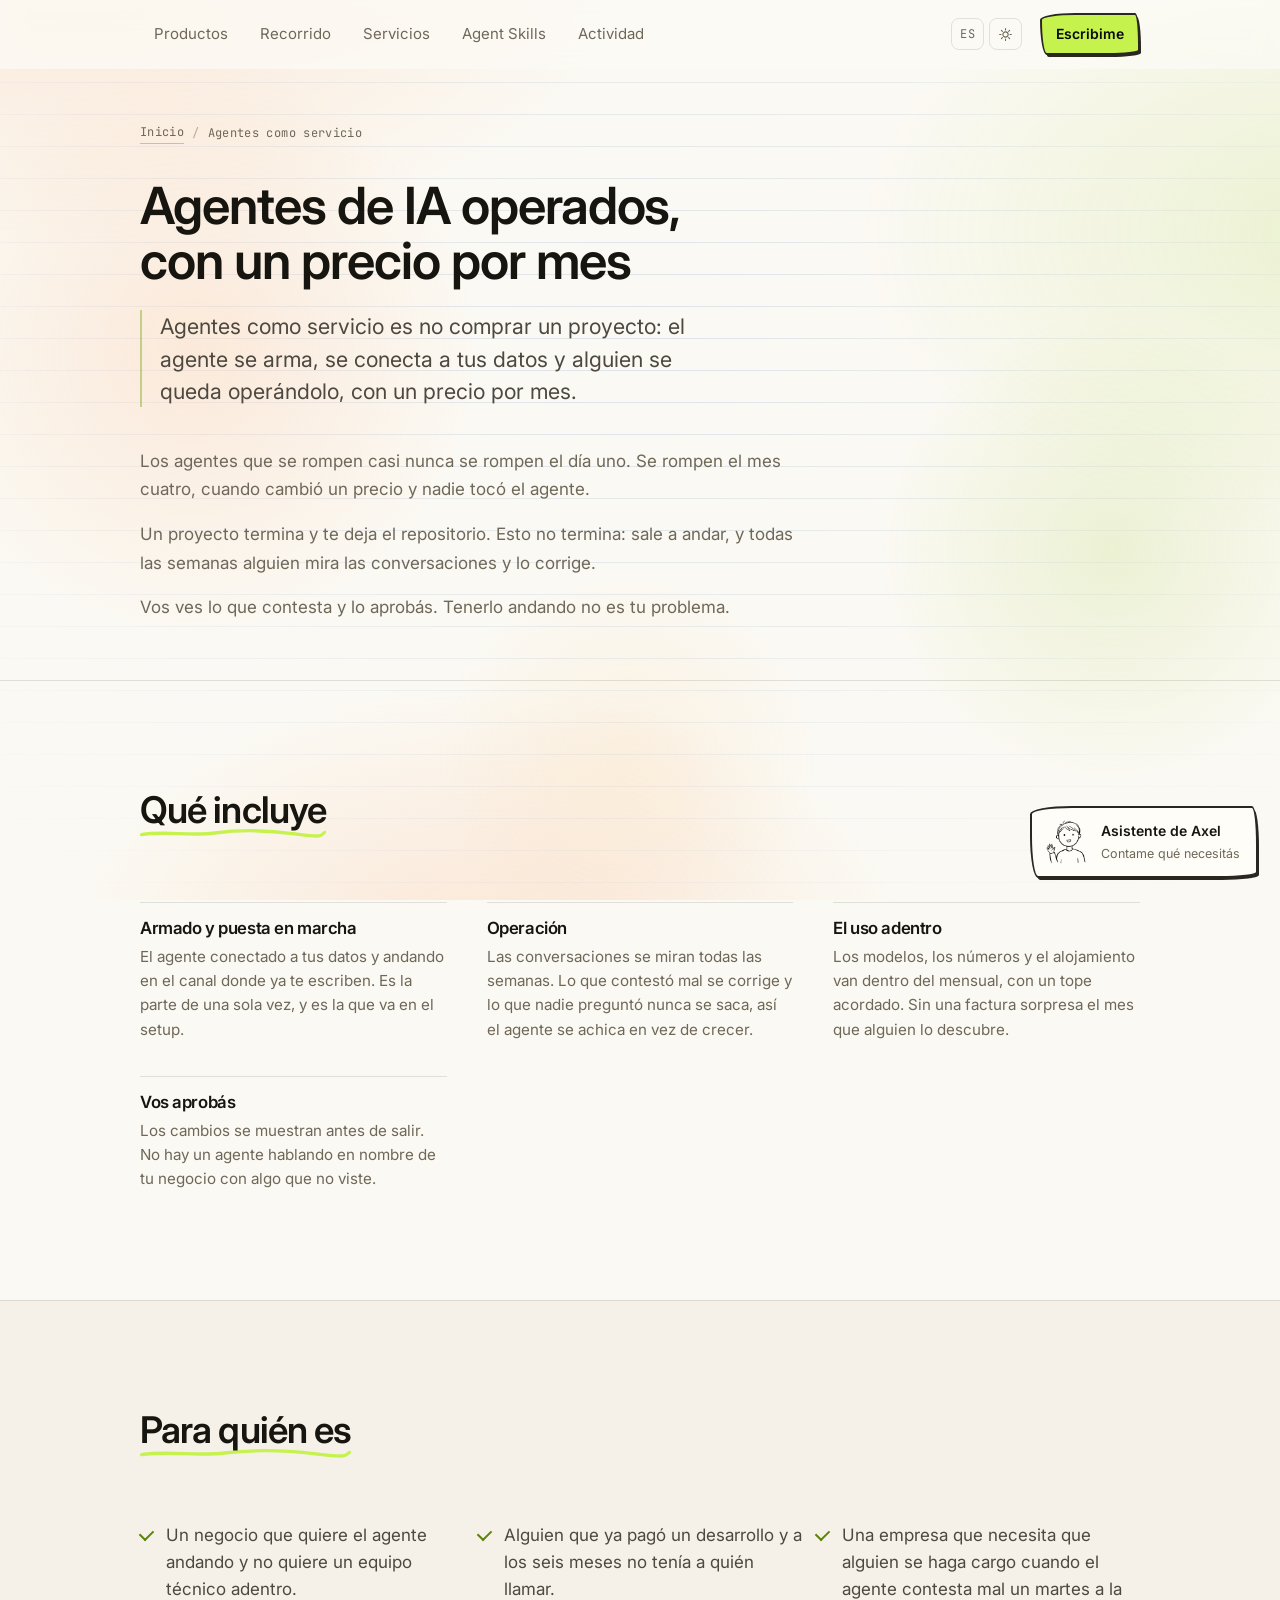
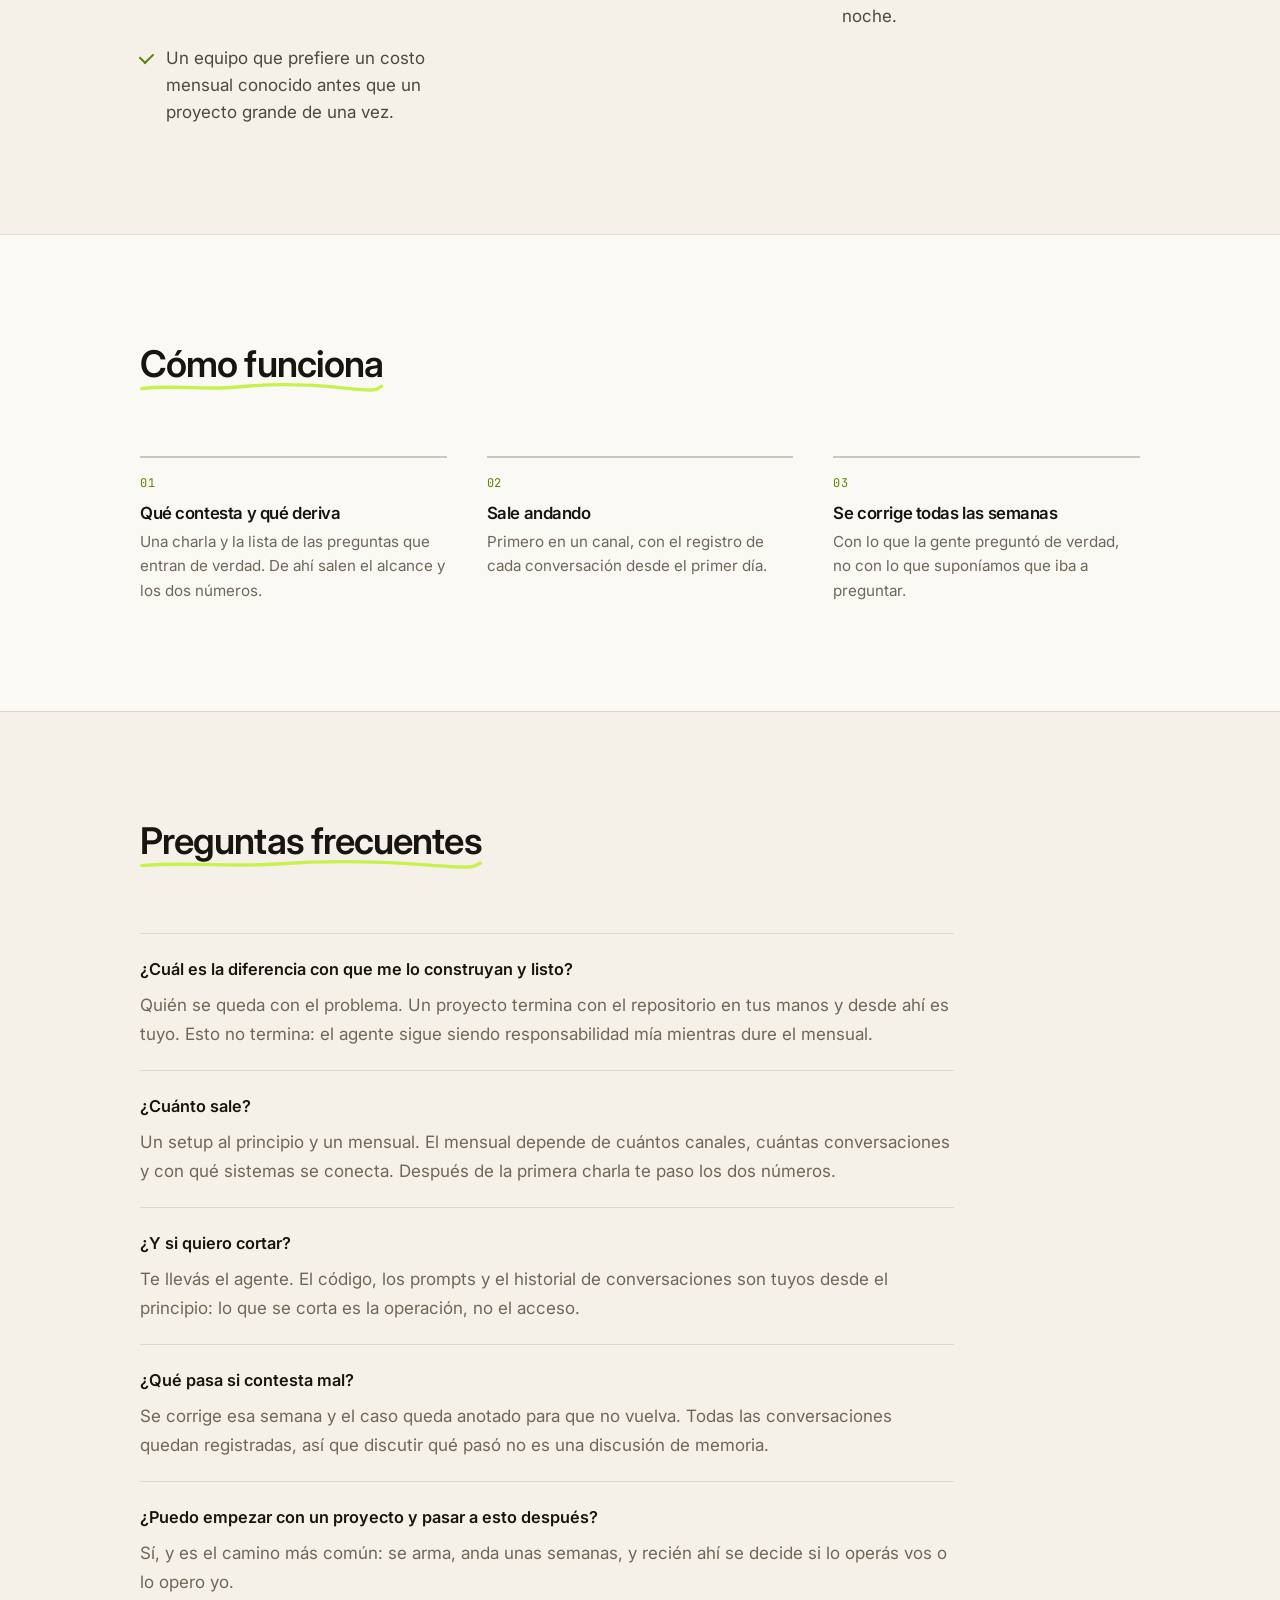
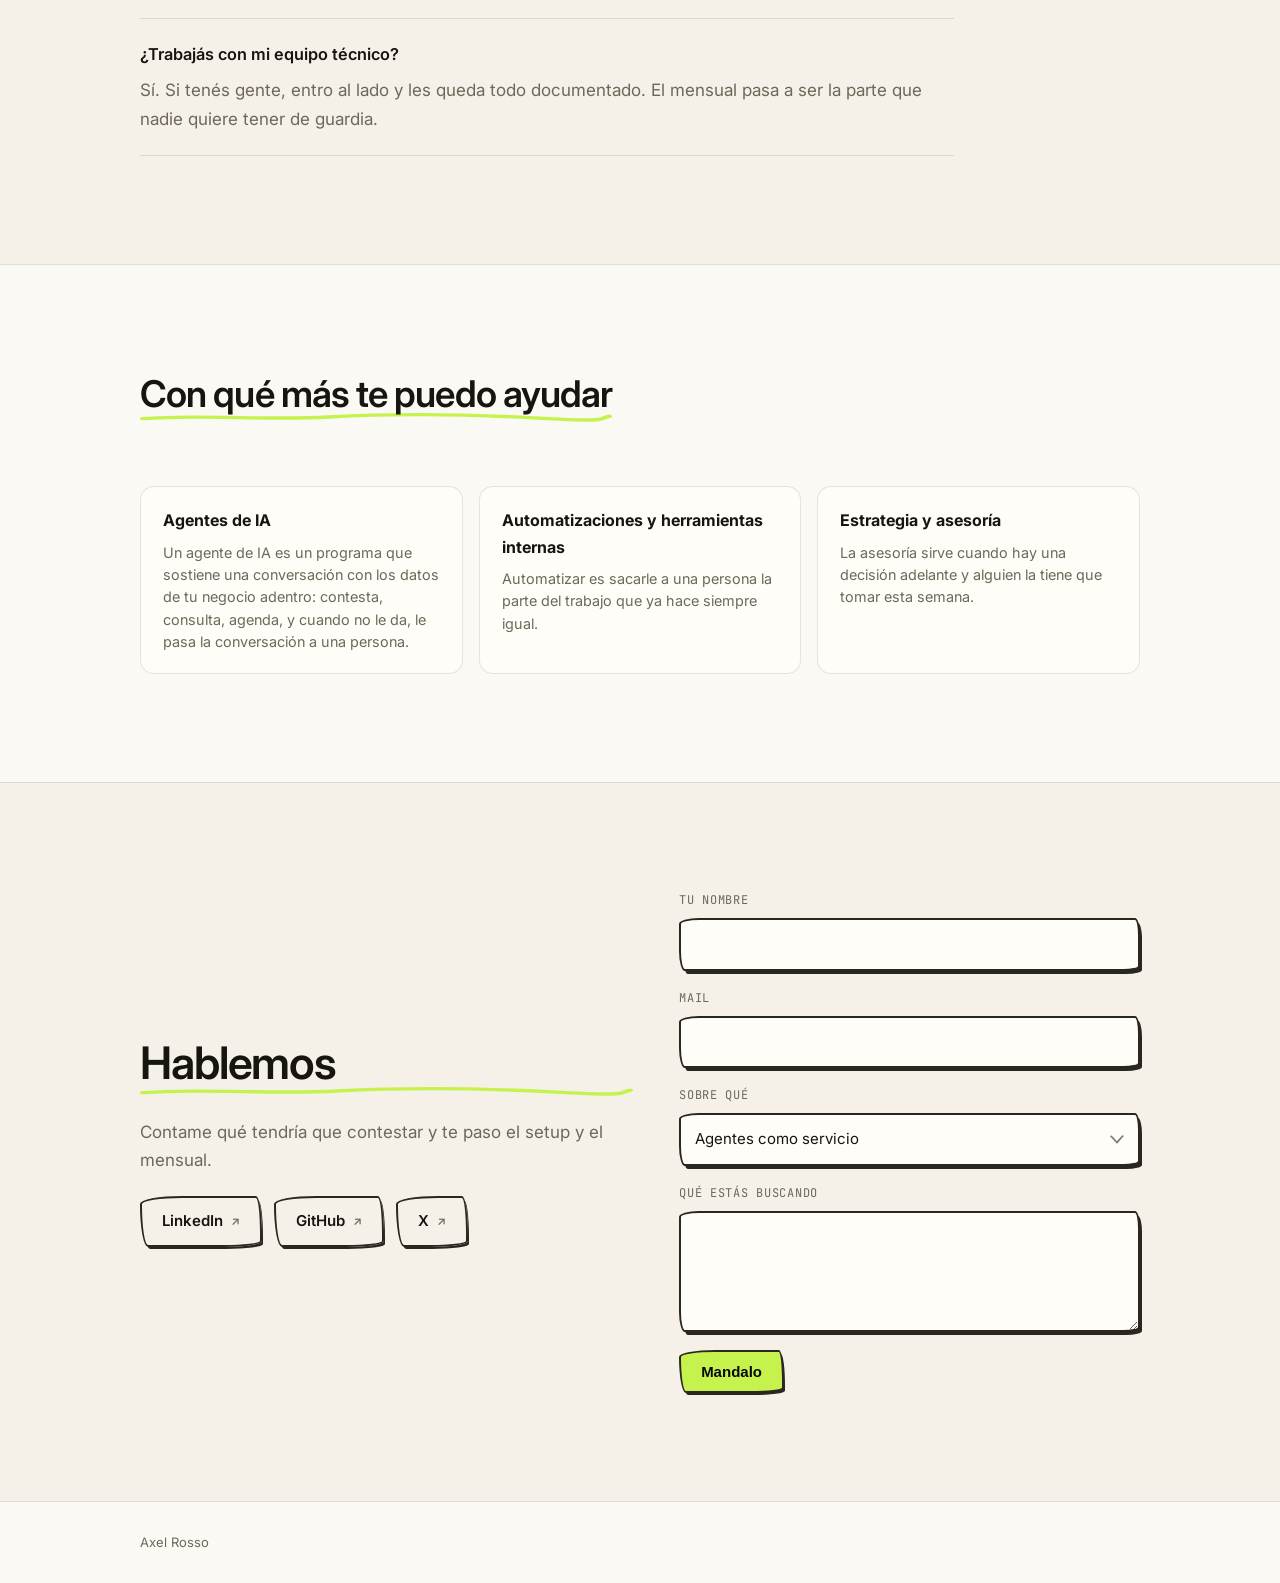
<file: agentes-como-servicio/index.html>
<!doctype html>
<html lang="es" data-skin="doodle">
<head>
<meta charset="utf-8">
<meta name="viewport" content="width=device-width, initial-scale=1">
<title>Agentes de IA como servicio · setup y mensual · Axel Rosso</title>
<meta name="description" content="El agente se arma, se conecta a tus datos y alguien se queda operándolo: setup al principio y un mensual que cubre el uso, los ajustes y que siga contestando bien.">
<link rel="canonical" href="https://axelrosso.com/agentes-como-servicio/">
<meta property="og:type" content="website">
<meta property="og:locale" content="es_AR">
<meta property="og:title" content="Agentes de IA como servicio · setup y mensual · Axel Rosso">
<meta property="og:description" content="El agente se arma, se conecta a tus datos y alguien se queda operándolo: setup al principio y un mensual que cubre el uso, los ajustes y que siga contestando bien.">
<meta property="og:url" content="https://axelrosso.com/agentes-como-servicio/">
<meta property="og:image" content="https://axelrosso.com/assets/og.jpg?v=1">
<meta property="og:image:width" content="1200">
<meta property="og:image:height" content="630">
<meta property="og:image:alt" content="Un dibujo a mano de alguien saludando.">
<meta name="twitter:card" content="summary_large_image">
<meta name="twitter:creator" content="@ArrobAxel">
<meta name="theme-color" content="#FBFAF7">
<!-- 🔴 EL .ICO DE LA RAIZ VA PRIMERO Y SIN VERSION EN LA URL. Google saca
     el icono del resultado de busqueda de lo que declara la portada, pero
     su rastreador pide `/favicon.ico` igual y hasta hoy eso daba 404. Y
     pide una URL estable: un `?v=` es una URL que cambia. El png queda
     detras para la pestaña del navegador, que es donde el cache-buster si
     hace falta. -->
<link rel="icon" href="/favicon.ico" sizes="any">
<link rel="icon" type="image/png" href="../assets/favicon.png?v=1">
<link rel="apple-touch-icon" href="../assets/apple-touch-icon.png?v=1">
<link rel="preconnect" href="https://fonts.googleapis.com">
<link rel="preconnect" href="https://fonts.gstatic.com" crossorigin>
<link rel="stylesheet" href="https://fonts.googleapis.com/css2?family=Inter:wght@400;500;600;700&family=JetBrains+Mono:wght@400;500&display=swap">
<link rel="stylesheet" href="../assets/style.css?v=95">
<link rel="stylesheet" href="../assets/doodle.css?v=4">
<script>
/* Runs before the body parses, so the page never flashes the wrong theme or
   the wrong language.

   A stored choice always wins. What follows only decides what somebody sees on
   their very first visit, and the toggles are in the bar either way.

   🔴 LIGHT BY DEFAULT, AND prefers-color-scheme IS DELIBERATELY IGNORED. Most
   people never touched that setting, so on a laptop it mostly reports whatever
   the OS shipped with rather than a preference. The skin is drawn ink, and ink
   on paper is what it was designed for: dark is a good version of it, light is
   the one it was drawn as.

   🔴 SPANISH BY DEFAULT, AND THE TEST IS WHERE THEY ARE, NOT WHAT THEIR BROWSER
   IS SET TO. navigator.language answers a different question: plenty of people
   in Latin America run their browser in English without wanting to read this
   page in it. Time zone is the only location signal available with no network
   call and no consent to ask for, and it is not spoofed by accident.

   ⚠️ THE ZONE LIST IS THE US AND CANADA ENUMERATED, NOT `America/` AS A PREFIX.
   Buenos Aires, Mexico City and Sao Paulo are all `America/` too, so a prefix
   would put the whole continent into English, which is the exact opposite of
   what was asked. Enumerated it can only ever be incomplete, never wrong: an
   unlisted zone falls to Spanish, which is the default anyway. navigator
   .language stays as a second chance, so en-US and en-CA also get English even
   from a zone that is not on the list. */
(function () {
  var d = document.documentElement;
  d.classList.add('js');

  /* 🔴 SOLO LA ZONA HORARIA DECIDE, Y navigator.language NO PARTICIPA. Estaba
     como segunda oportunidad, y era el error: alguien en Buenos Aires con el
     navegador en inglés, que es medio gremio, caía en inglés. La pregunta es
     dónde está la persona, no en qué idioma tiene puesto el Chrome.

     ⚠️ La lista es enumerada y por eso está completa a propósito: ahora que es
     la única señal, una zona que falte manda a alguien de Estados Unidos a
     castellano. Enumerar sigue siendo lo correcto contra usar `America/` como
     prefijo, porque Buenos Aires, México y São Paulo también son `America/` y
     eso mandaría el continente entero a inglés.

     Los prefijos de abajo cubren las zonas con subcarpeta (Indiana, Kentucky,
     Dakota del Norte) y los alias viejos `US/` y `Canada/` que algunos
     navegadores todavía reportan. */
  var ZONAS = (
    /* Estados Unidos */
    'America/New_York America/Detroit America/Chicago America/Denver ' +
    'America/Phoenix America/Los_Angeles America/Anchorage America/Adak ' +
    'America/Boise America/Juneau America/Sitka America/Nome America/Menominee ' +
    'America/Metlakatla America/Yakutat Pacific/Honolulu ' +
    /* Canadá */
    'America/Toronto America/Vancouver America/Edmonton America/Winnipeg ' +
    'America/Halifax America/St_Johns America/Regina America/Moncton ' +
    'America/Whitehorse America/Yellowknife America/Iqaluit America/Dawson ' +
    'America/Dawson_Creek America/Fort_Nelson America/Creston America/Inuvik ' +
    'America/Cambridge_Bay America/Rankin_Inlet America/Resolute ' +
    'America/Swift_Current America/Atikokan America/Glace_Bay ' +
    'America/Goose_Bay America/Blanc-Sablon '
  );

  function enNorteamerica() {
    var zona = '';
    try { zona = Intl.DateTimeFormat().resolvedOptions().timeZone || ''; } catch (e) {}
    if (!zona) return false;
    if (ZONAS.indexOf(zona + ' ') > -1) return true;
    return zona.indexOf('America/Indiana/') === 0 ||
           zona.indexOf('America/Kentucky/') === 0 ||
           zona.indexOf('America/North_Dakota/') === 0 ||
           zona.indexOf('US/') === 0 ||
           zona.indexOf('Canada/') === 0;
  }

  var theme, lang;
  try { theme = localStorage.getItem('site-theme'); lang = localStorage.getItem('site-lang'); } catch (e) {}
  if (theme !== 'light' && theme !== 'dark') theme = 'light';
  if (lang !== 'es' && lang !== 'en') lang = enNorteamerica() ? 'en' : 'es';

  /* 🔴 EL IDIOMA AHORA ES UNA URL Y NO UNA CLASE. `/` viene en castellano y
     `/en/` en ingles, con el texto adentro del HTML: es lo unico que hace que
     un buscador vea la version en castellano, porque rastrea desde Estados
     Unidos y con la regla de la zona horaria siempre le tocaba ingles.

     La regla de arriba no cambio: decide, y si lo que decidio no coincide con
     la pagina que se esta cargando, se cambia de direccion.

     ⚠️ `location.replace` y no `location.href`: con `href` queda una entrada en
     el historial y el boton de volver del navegador rebota entre las dos
     versiones sin poder salir.

     ⚠️ Y no se toca `lang` si ya coincide, ni se redirige a nadie que haya
     elegido a mano: `guardado` gana siempre. */
  var ruta = window.location.pathname.replace(/index\.html$/, '');
  var esPortada = ruta === '/' || ruta === '/en/' || ruta === '';
  var paginaActual = (ruta === '/en/') ? 'en' : 'es';

  /* ⚠️ EN UN SOLO SENTIDO: de la raiz al ingles, nunca de `/en/` al castellano.
     Quien abre `/en/` ya pidio ingles, sea porque siguio un enlace o porque lo
     encontro asi en un buscador, y devolverlo es discutirle. Ademas protege a
     esa pagina de que un rastreador que no venga de Estados Unidos la vea
     rebotar, que es la forma mas rapida de que no la indexe.

     ⚠️ Y solo en la portada, con la ruta comparada entera. Las paginas de
     servicio existen unicamente en castellano: mandando a `/` a cualquiera con
     el ingles guardado, quien abre `/agentes-de-ia/` termina en la portada sin
     la pagina que fue a buscar. Con `indexOf('/en')` cualquier ruta que empiece
     con esas dos letras se tomaria por la version en ingles. */
  if (ruta !== '/en/' && esPortada && lang === 'en') {
    window.location.replace('/en/' + window.location.search + window.location.hash);
    return;
  }
  lang = paginaActual;

  d.setAttribute('data-theme', theme);
  d.setAttribute('data-lang', lang);
  d.setAttribute('lang', lang);
  var m = document.querySelector('meta[name="theme-color"]');
  if (m) m.setAttribute('content', theme === 'light' ? '#fbfaf7' : '#08090b');
})();
</script>
<script type="application/ld+json">
{
 "@context": "https://schema.org",
 "@graph": [
  {
   "@type": "Person",
   "@id": "https://axelrosso.com/#axel",
   "name": "Axel Rosso",
   "url": "https://axelrosso.com/"
  },
  {
   "@type": "Service",
   "@id": "https://axelrosso.com/agentes-como-servicio/#servicio",
   "name": "Agentes como servicio",
   "serviceType": "Agentes de IA operados, con un precio por mes",
   "url": "https://axelrosso.com/agentes-como-servicio/",
   "description": "Agentes como servicio es no comprar un proyecto: el agente se arma, se conecta a tus datos y alguien se queda operándolo, con un precio por mes.",
   "provider": {
    "@id": "https://axelrosso.com/#axel"
   },
   "areaServed": [
    {
     "@type": "Country",
     "name": "Argentina"
    },
    {
     "@type": "Country",
     "name": "Chile"
    },
    {
     "@type": "Country",
     "name": "México"
    },
    {
     "@type": "Country",
     "name": "Uruguay"
    },
    {
     "@type": "Country",
     "name": "Colombia"
    },
    {
     "@type": "Country",
     "name": "Perú"
    },
    {
     "@type": "Country",
     "name": "España"
    }
   ],
   "availableLanguage": [
    "es",
    "en"
   ],
   "availableChannel": {
    "@type": "ServiceChannel",
    "serviceUrl": "https://axelrosso.com/agentes-como-servicio/#contact"
   },
   "hasOfferCatalog": {
    "@type": "OfferCatalog",
    "name": "Agentes como servicio",
    "itemListElement": [
     {
      "@type": "Offer",
      "itemOffered": {
       "@type": "Service",
       "name": "Armado y puesta en marcha",
       "description": "El agente conectado a tus datos y andando en el canal donde ya te escriben. Es la parte de una sola vez, y es la que va en el setup."
      }
     },
     {
      "@type": "Offer",
      "itemOffered": {
       "@type": "Service",
       "name": "Operación",
       "description": "Las conversaciones se miran todas las semanas. Lo que contestó mal se corrige y lo que nadie preguntó nunca se saca, así el agente se achica en vez de crecer."
      }
     },
     {
      "@type": "Offer",
      "itemOffered": {
       "@type": "Service",
       "name": "El uso adentro",
       "description": "Los modelos, los números y el alojamiento van dentro del mensual, con un tope acordado. Sin una factura sorpresa el mes que alguien lo descubre."
      }
     },
     {
      "@type": "Offer",
      "itemOffered": {
       "@type": "Service",
       "name": "Vos aprobás",
       "description": "Los cambios se muestran antes de salir. No hay un agente hablando en nombre de tu negocio con algo que no viste."
      }
     }
    ]
   }
  },
  {
   "@type": "FAQPage",
   "@id": "https://axelrosso.com/agentes-como-servicio/#preguntas",
   "mainEntity": [
    {
     "@type": "Question",
     "name": "¿Cuál es la diferencia con que me lo construyan y listo?",
     "acceptedAnswer": {
      "@type": "Answer",
      "text": "Quién se queda con el problema. Un proyecto termina con el repositorio en tus manos y desde ahí es tuyo. Esto no termina: el agente sigue siendo responsabilidad mía mientras dure el mensual."
     }
    },
    {
     "@type": "Question",
     "name": "¿Cuánto sale?",
     "acceptedAnswer": {
      "@type": "Answer",
      "text": "Un setup al principio y un mensual. El mensual depende de cuántos canales, cuántas conversaciones y con qué sistemas se conecta. Después de la primera charla te paso los dos números."
     }
    },
    {
     "@type": "Question",
     "name": "¿Y si quiero cortar?",
     "acceptedAnswer": {
      "@type": "Answer",
      "text": "Te llevás el agente. El código, los prompts y el historial de conversaciones son tuyos desde el principio: lo que se corta es la operación, no el acceso."
     }
    },
    {
     "@type": "Question",
     "name": "¿Qué pasa si contesta mal?",
     "acceptedAnswer": {
      "@type": "Answer",
      "text": "Se corrige esa semana y el caso queda anotado para que no vuelva. Todas las conversaciones quedan registradas, así que discutir qué pasó no es una discusión de memoria."
     }
    },
    {
     "@type": "Question",
     "name": "¿Puedo empezar con un proyecto y pasar a esto después?",
     "acceptedAnswer": {
      "@type": "Answer",
      "text": "Sí, y es el camino más común: se arma, anda unas semanas, y recién ahí se decide si lo operás vos o lo opero yo."
     }
    },
    {
     "@type": "Question",
     "name": "¿Trabajás con mi equipo técnico?",
     "acceptedAnswer": {
      "@type": "Answer",
      "text": "Sí. Si tenés gente, entro al lado y les queda todo documentado. El mensual pasa a ser la parte que nadie quiere tener de guardia."
     }
    }
   ]
  },
  {
   "@type": "BreadcrumbList",
   "itemListElement": [
    {
     "@type": "ListItem",
     "position": 1,
     "name": "Inicio",
     "item": "https://axelrosso.com/"
    },
    {
     "@type": "ListItem",
     "position": 2,
     "name": "Agentes como servicio",
     "item": "https://axelrosso.com/agentes-como-servicio/"
    }
   ]
  }
 ]
}
</script>
</head>
<body>
<div class="bg" aria-hidden="true">
  <span class="bg__wash"></span>
  <span class="bg__grid"></span>
  <span class="bg__orb bg__orb--1"></span>
  <span class="bg__orb bg__orb--2"></span>
  <span class="bg__orb bg__orb--3"></span>
</div>
<div class="grain" aria-hidden="true"></div>
<a class="skip" href="#main">Saltar al contenido</a>

<header class="nav">
  <div class="progress" aria-hidden="true"><span id="progress-bar"></span></div>
  <div class="wrap nav__inner">
    <nav class="nav__links" aria-label="Sections">
      <a href="/#work">Productos</a>
      <a href="/#experience">Recorrido</a>
      <a href="/#services">Servicios</a>
      <a href="/#skills">Agent Skills</a>
      <a href="/#activity">Actividad</a>
    </nav>

    <div class="nav__end">
      <div class="switches">
        <button class="sw" id="lang-toggle" type="button" aria-label="Cambiar idioma / Switch language"><span id="lang-label">ES</span></button>
        <button class="sw" id="theme-toggle" type="button" aria-label="Switch theme">
          <svg class="sw__moon" viewBox="0 0 24 24" fill="none" stroke="currentColor" stroke-width="1.7" stroke-linecap="round" stroke-linejoin="round" aria-hidden="true"><path d="M20 14.5A8.5 8.5 0 0 1 9.5 4a8.5 8.5 0 1 0 10.5 10.5Z"/></svg>
          <svg class="sw__sun" viewBox="0 0 24 24" fill="none" stroke="currentColor" stroke-width="1.7" stroke-linecap="round" aria-hidden="true"><circle cx="12" cy="12" r="4.2"/><path d="M12 2.6v2.2M12 19.2v2.2M2.6 12h2.2M19.2 12h2.2M5.4 5.4l1.6 1.6M17 17l1.6 1.6M18.6 5.4 17 7M7 17l-1.6 1.6"/></svg>
        </button>
      </div>
      <a class="btn btn--sm" href="#contact">Escribime</a>
    </div>
  </div>
</header>

<main id="main">
  <article class="srv">
    <div class="wrap">
      <nav class="miga" aria-label="Dónde estás"><a href="/">Inicio</a><span aria-hidden="true">/</span><span aria-current="page">Agentes como servicio</span></nav>
      <header class="srv__head">
        <h1>Agentes de IA operados, con un precio por mes</h1>
        <p class="srv__respuesta">Agentes como servicio es no comprar un proyecto: el agente se arma, se conecta a tus datos y alguien se queda operándolo, con un precio por mes.</p>
      </header>
      <div class="srv__intro">
        <p>Los agentes que se rompen casi nunca se rompen el día uno. Se rompen el mes cuatro, cuando cambió un precio y nadie tocó el agente.</p>
        <p>Un proyecto termina y te deja el repositorio. Esto no termina: sale a andar, y todas las semanas alguien mira las conversaciones y lo corrige.</p>
        <p>Vos ves lo que contesta y lo aprobás. Tenerlo andando no es tu problema.</p>
      </div>
    </div>
  </article>
  <section class="section">
    <div class="wrap">
      <div class="section__head"><h2>Qué incluye</h2></div>
      <ul class="srv__lista">
        <li><h3>Armado y puesta en marcha</h3><p>El agente conectado a tus datos y andando en el canal donde ya te escriben. Es la parte de una sola vez, y es la que va en el setup.</p></li>
        <li><h3>Operación</h3><p>Las conversaciones se miran todas las semanas. Lo que contestó mal se corrige y lo que nadie preguntó nunca se saca, así el agente se achica en vez de crecer.</p></li>
        <li><h3>El uso adentro</h3><p>Los modelos, los números y el alojamiento van dentro del mensual, con un tope acordado. Sin una factura sorpresa el mes que alguien lo descubre.</p></li>
        <li><h3>Vos aprobás</h3><p>Los cambios se muestran antes de salir. No hay un agente hablando en nombre de tu negocio con algo que no viste.</p></li>
      </ul>
    </div>
  </section>
  <section class="section section--alt">
    <div class="wrap">
      <div class="section__head"><h2>Para quién es</h2></div>
      <ul class="srv__quien">
        <li>Un negocio que quiere el agente andando y no quiere un equipo técnico adentro.</li>
        <li>Alguien que ya pagó un desarrollo y a los seis meses no tenía a quién llamar.</li>
        <li>Una empresa que necesita que alguien se haga cargo cuando el agente contesta mal un martes a la noche.</li>
        <li>Un equipo que prefiere un costo mensual conocido antes que un proyecto grande de una vez.</li>
      </ul>
    </div>
  </section>
  <section class="section">
    <div class="wrap">
      <div class="section__head"><h2>Cómo funciona</h2></div>
      <ol class="srv__pasos">
        <li><span class="srv__num" aria-hidden="true">01</span><h3>Qué contesta y qué deriva</h3><p>Una charla y la lista de las preguntas que entran de verdad. De ahí salen el alcance y los dos números.</p></li>
        <li><span class="srv__num" aria-hidden="true">02</span><h3>Sale andando</h3><p>Primero en un canal, con el registro de cada conversación desde el primer día.</p></li>
        <li><span class="srv__num" aria-hidden="true">03</span><h3>Se corrige todas las semanas</h3><p>Con lo que la gente preguntó de verdad, no con lo que suponíamos que iba a preguntar.</p></li>
      </ol>
    </div>
  </section>
  <section class="section section--alt" id="preguntas">
    <div class="wrap">
      <div class="section__head"><h2>Preguntas frecuentes</h2></div>
      <dl class="srv__faq">
        <div class="srv__qa"><dt>¿Cuál es la diferencia con que me lo construyan y listo?</dt><dd>Quién se queda con el problema. Un proyecto termina con el repositorio en tus manos y desde ahí es tuyo. Esto no termina: el agente sigue siendo responsabilidad mía mientras dure el mensual.</dd></div>
        <div class="srv__qa"><dt>¿Cuánto sale?</dt><dd>Un setup al principio y un mensual. El mensual depende de cuántos canales, cuántas conversaciones y con qué sistemas se conecta. Después de la primera charla te paso los dos números.</dd></div>
        <div class="srv__qa"><dt>¿Y si quiero cortar?</dt><dd>Te llevás el agente. El código, los prompts y el historial de conversaciones son tuyos desde el principio: lo que se corta es la operación, no el acceso.</dd></div>
        <div class="srv__qa"><dt>¿Qué pasa si contesta mal?</dt><dd>Se corrige esa semana y el caso queda anotado para que no vuelva. Todas las conversaciones quedan registradas, así que discutir qué pasó no es una discusión de memoria.</dd></div>
        <div class="srv__qa"><dt>¿Puedo empezar con un proyecto y pasar a esto después?</dt><dd>Sí, y es el camino más común: se arma, anda unas semanas, y recién ahí se decide si lo operás vos o lo opero yo.</dd></div>
        <div class="srv__qa"><dt>¿Trabajás con mi equipo técnico?</dt><dd>Sí. Si tenés gente, entro al lado y les queda todo documentado. El mensual pasa a ser la parte que nadie quiere tener de guardia.</dd></div>
      </dl>
    </div>
  </section>
  <section class="section">
    <div class="wrap">
      <div class="section__head"><h2>Con qué más te puedo ayudar</h2></div>
      <ul class="srv__otros">
        <li><a href="/agentes-de-ia/"><strong>Agentes de IA</strong><span>Un agente de IA es un programa que sostiene una conversación con los datos de tu negocio adentro: contesta, consulta, agenda, y cuando no le da, le pasa la conversación a una persona.</span></a></li>
        <li><a href="/automatizaciones/"><strong>Automatizaciones y herramientas internas</strong><span>Automatizar es sacarle a una persona la parte del trabajo que ya hace siempre igual.</span></a></li>
        <li><a href="/asesoria-ia/"><strong>Estrategia y asesoría</strong><span>La asesoría sirve cuando hay una decisión adelante y alguien la tiene que tomar esta semana.</span></a></li>
      </ul>
    </div>
  </section>
  <section id="contact" class="section section--alt contact">
    <div class="wrap">
      <div class="contact__grid">
        <div class="contact__side">
          <h2>Hablemos</h2>
          <p class="contact__lede">Contame qué tendría que contestar y te paso el setup y el mensual.</p>
          <div class="contact__redes">
            <a class="btn btn--ghost" href="https://www.linkedin.com/in/axelrosso/" rel="me noopener" target="_blank">LinkedIn<span class="arrow" aria-hidden="true">↗</span></a>
            <a class="btn btn--ghost" href="https://github.com/MR-Axel" rel="me noopener" target="_blank">GitHub<span class="arrow" aria-hidden="true">↗</span></a>
            <a class="btn btn--ghost" href="https://x.com/ArrobAxel" rel="me noopener" target="_blank">X<span class="arrow" aria-hidden="true">↗</span></a>
          </div>
        </div>

        <form class="form" id="contact-form" autocomplete="on">
          <div class="field">
            <label for="f-name" data-t>Tu nombre</label>
            <input id="f-name" name="nombre" type="text" required minlength="2" maxlength="80" autocomplete="name">
          </div>
          <div class="field">
            <label for="f-mail" data-t>Mail</label>
            <input id="f-mail" name="mail" type="email" required maxlength="120" autocomplete="email">
          </div>
          <div class="field">
            <label for="f-tema" data-t>Sobre qué</label>
            <select id="f-tema" name="tema" required>
              <option value="otro" data-t>Otro</option>
              <option value="agentes" data-t>Agentes de IA</option>
              <option value="servicio" data-t selected>Agentes como servicio</option>
              <option value="online" data-t>Tu negocio online</option>
              <option value="cero" data-t>Productos de 0 a 1</option>
              <option value="automatizacion" data-t>Automatizaciones y herramientas internas</option>
              <option value="estrategia" data-t>Estrategia y asesoría</option>
              <option value="generativa" data-t>Producción generativa</option>
            </select>
          </div>
          <div class="field">
            <label for="f-what" data-t>Qué estás buscando</label>
            <textarea id="f-what" name="busca" required minlength="10" maxlength="2000" rows="4"></textarea>
          </div>

          <div class="trampa" aria-hidden="true">
            <label for="f-web">Website</label>
            <input id="f-web" name="web" type="text" tabindex="-1" autocomplete="off">
          </div>

          <button class="btn" type="submit" data-t>Mandalo</button>

          <p class="form__msg" data-estado="enviando" hidden>Mandando.</p>
          <p class="form__msg form__msg--ok" data-estado="listo" hidden>Llegó. Los leo yo y contesto desde mi correo, casi siempre dentro del día.</p>
          <p class="form__msg form__msg--mal" data-estado="error" hidden>No salió. Por LinkedIn le pego la vuelta y lo veo igual.</p>
        </form>
      </div>
    </div>
  </section>
</main>

<svg width="0" height="0" aria-hidden="true" style="position:absolute">
  <filter id="tiembla" x="-20%" y="-20%" width="140%" height="140%">
    <feTurbulence type="fractalNoise" baseFrequency="0.028" numOctaves="3" seed="7" result="ruido"/>
    <feDisplacementMap in="SourceGraphic" in2="ruido" scale="1.9"
                       xChannelSelector="R" yChannelSelector="G"/>
  </filter>
</svg>


<div class="lima" id="lima" hidden>
  <button class="lima__launch" id="lima-launch" type="button"
          aria-expanded="false" aria-controls="lima-panel">
    <img class="lima__cara" src="../assets/doodles/asistente.png" alt="" width="512" height="561" aria-hidden="true">
    <span class="lima__pitch">
      <strong data-t>Asistente de Axel</strong>
      <span data-t>Contame qué necesitás</span>
    </span>
  </button>

  <section class="lima__panel" id="lima-panel" aria-labelledby="lima-title" hidden>
    <header class="lima__head">
      <img class="lima__cara lima__cara--grande" src="../assets/doodles/asistente.png" alt="" width="512" height="561" aria-hidden="true">
      <span class="lima__who">
        <strong id="lima-title" data-t>Asistente de Axel</strong>
      </span>
      <button class="lima__x" id="lima-close" type="button">
        <span class="oculto" data-t>Cerrar</span>
        <span aria-hidden="true">×</span>
      </button>
    </header>

    <div class="lima__log" id="lima-log" role="log" aria-live="polite"></div>

    <form class="lima__ask" id="lima-ask">
      <label class="oculto" for="lima-input" data-t>Tu mensaje</label>
      <input id="lima-input" type="text" maxlength="1200" autocomplete="off"
             required>
      <button class="lima__send" type="submit">
        <span class="oculto" data-t>Mandar</span>
        <span aria-hidden="true">→</span>
      </button>
    </form>
  </section>

  <div class="lima__strings" hidden>
    <p data-frase="hola">Hola, soy el asistente de este sitio. Contame qué estás tratando de construir o de arreglar y te oriento, o te paso derecho con Axel.</p>
    <p data-frase="pensando">Pensando.</p>
    <p data-frase="dejar">Dejar mis datos</p>
    <p data-frase="caido">Algo se rompió de mi lado. El formulario de más arriba le llega igual.</p>
  </div>
</div>


<footer class="foot">
  <div class="wrap foot__inner">
    <p>Axel Rosso</p>
  </div>
</footer>

<script src="../assets/medir.js?v=2" defer></script>
<script src="../assets/i18n.js?v=64"></script>
<script src="../assets/app.js?v=43"></script>
<script src="../assets/interact.js?v=3" defer></script>
<script src="../assets/form.js?v=6" defer></script>
<script src="../assets/mobile.js?v=8" defer></script>
<script src="../assets/lima.js?v=2" defer></script>
</body>
</html>
</file>
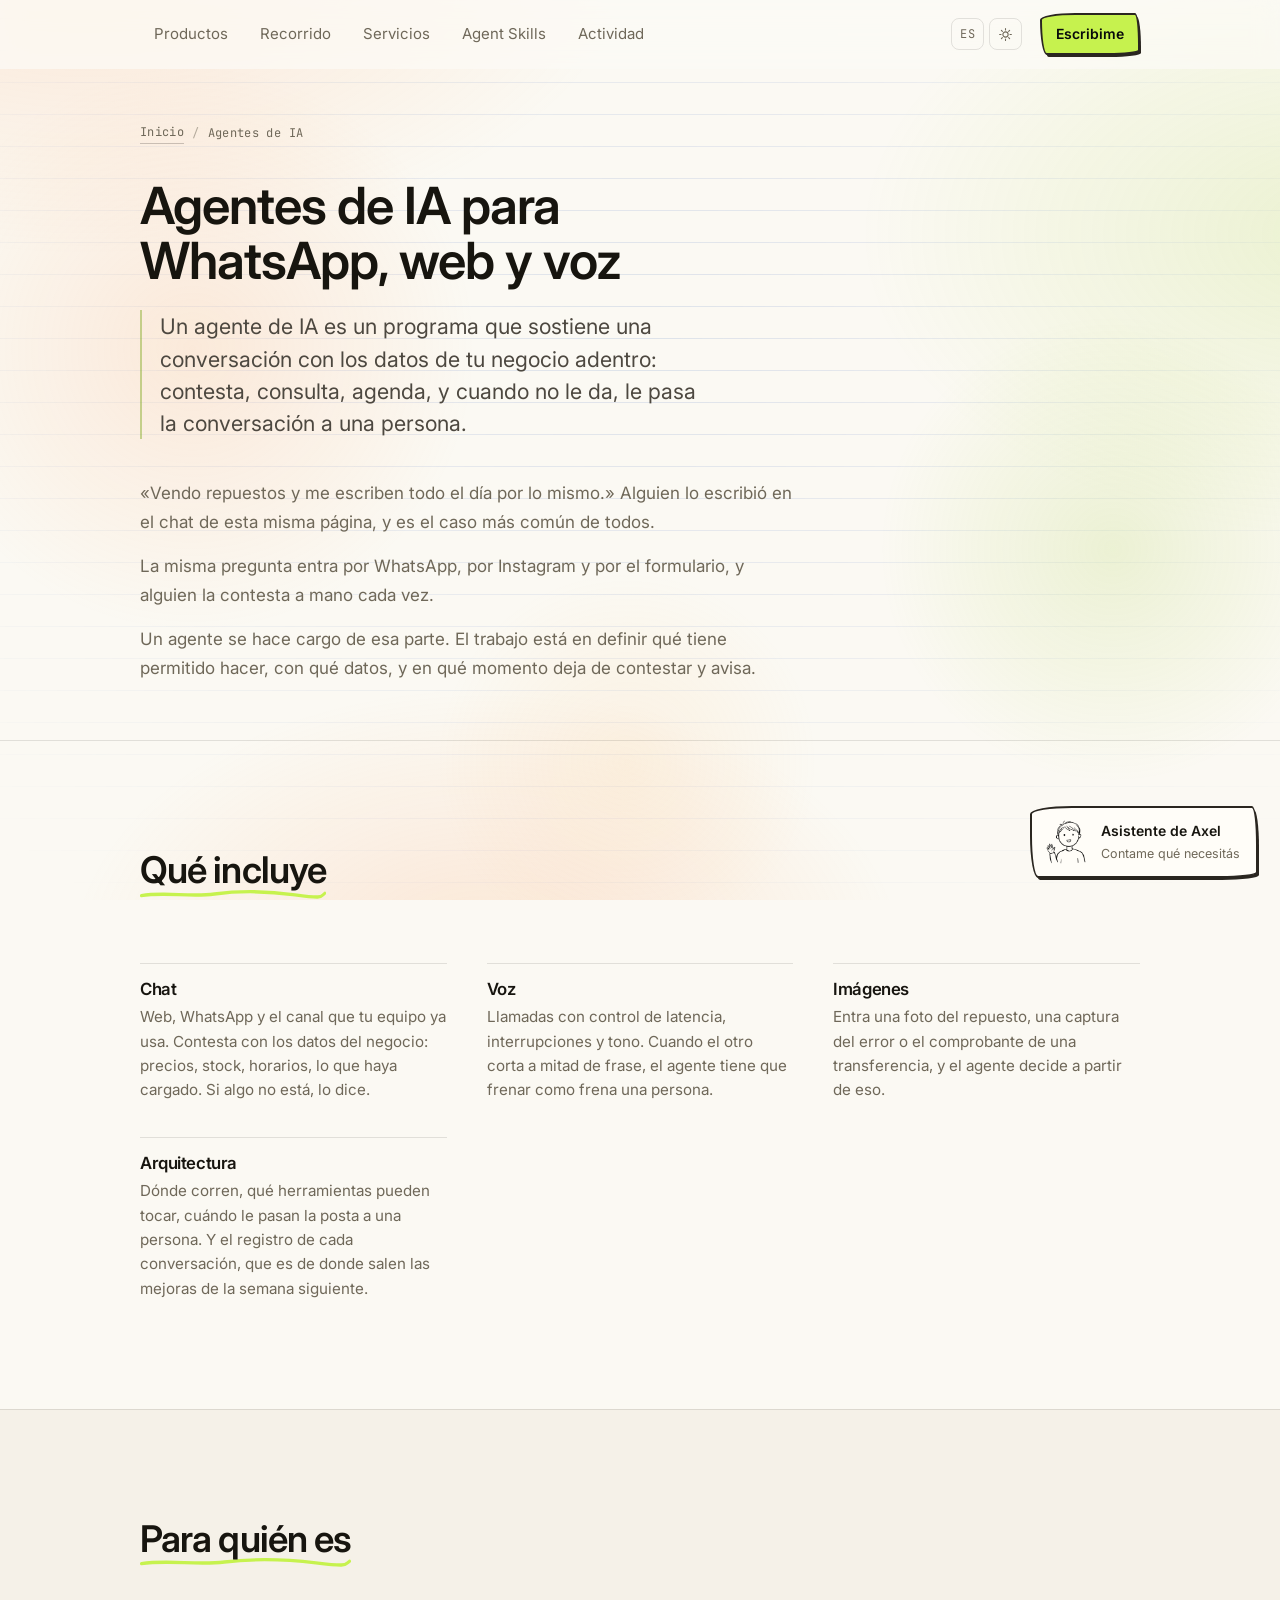
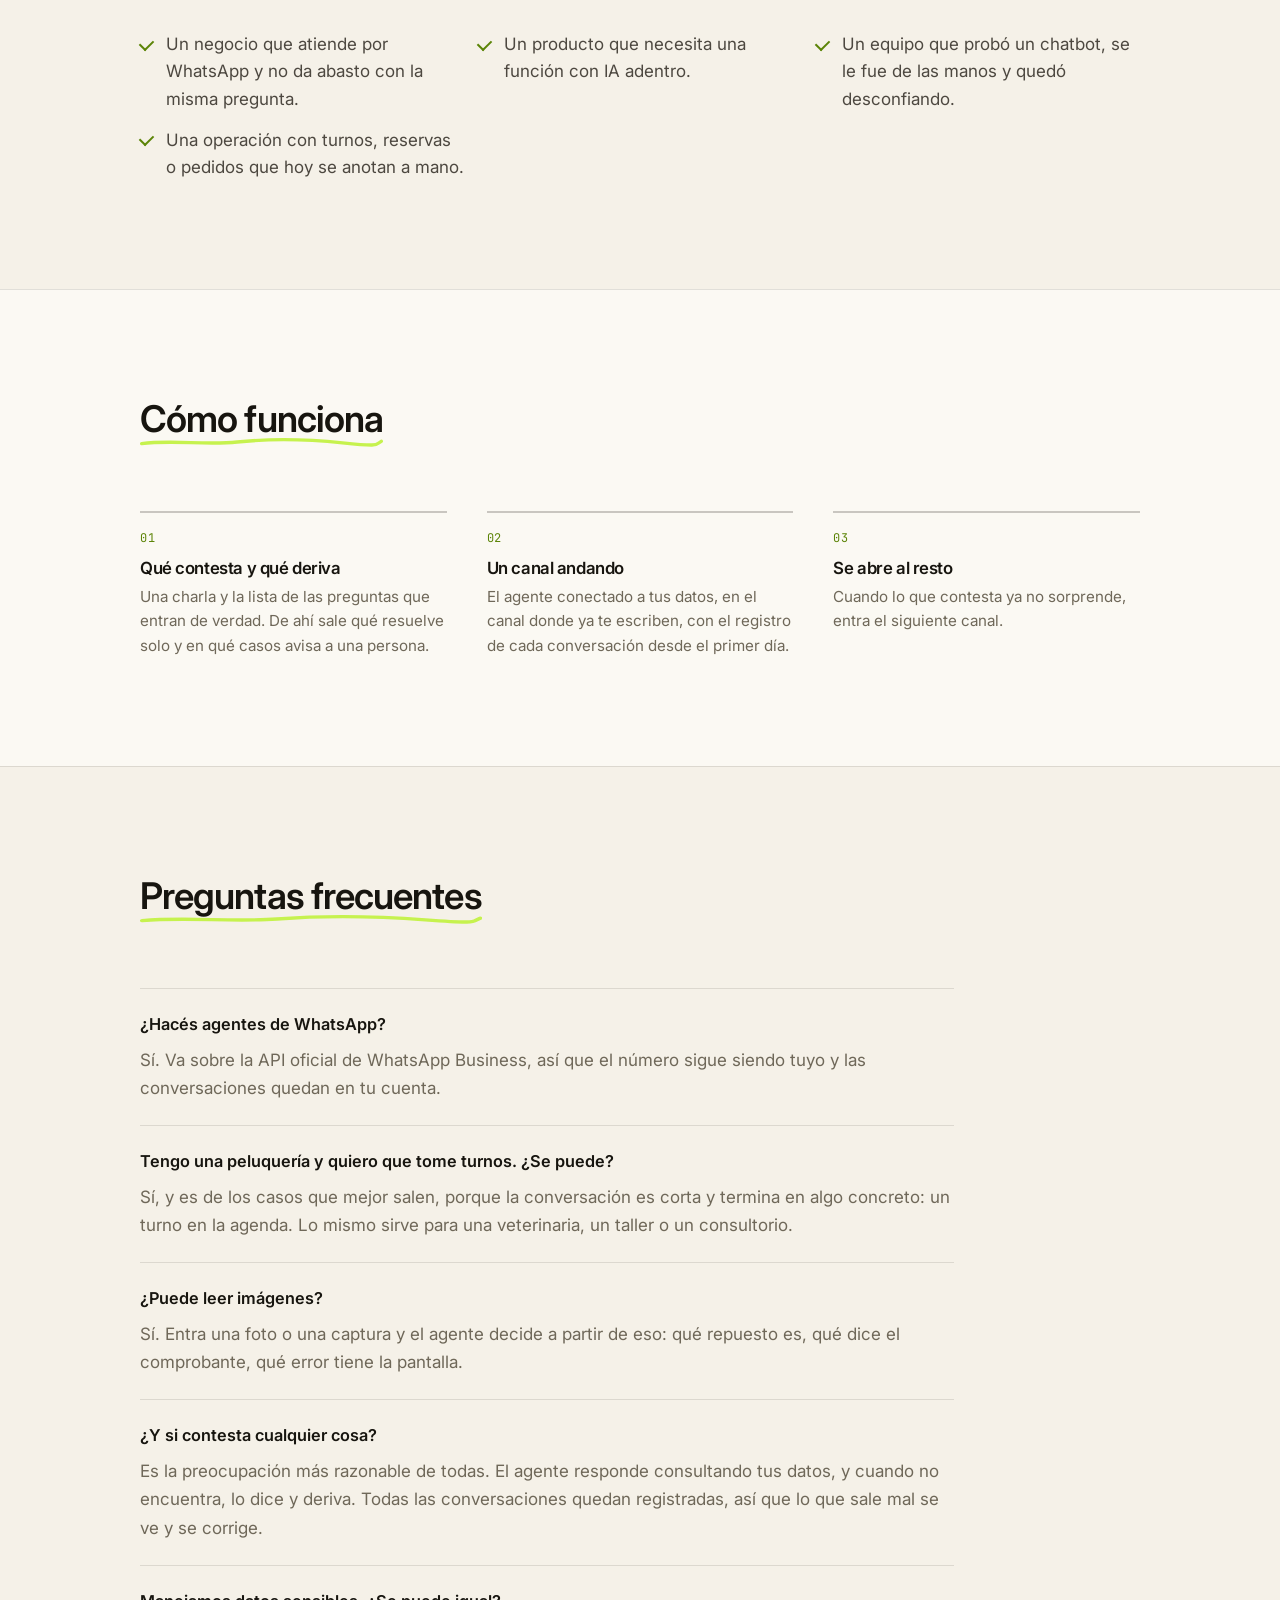
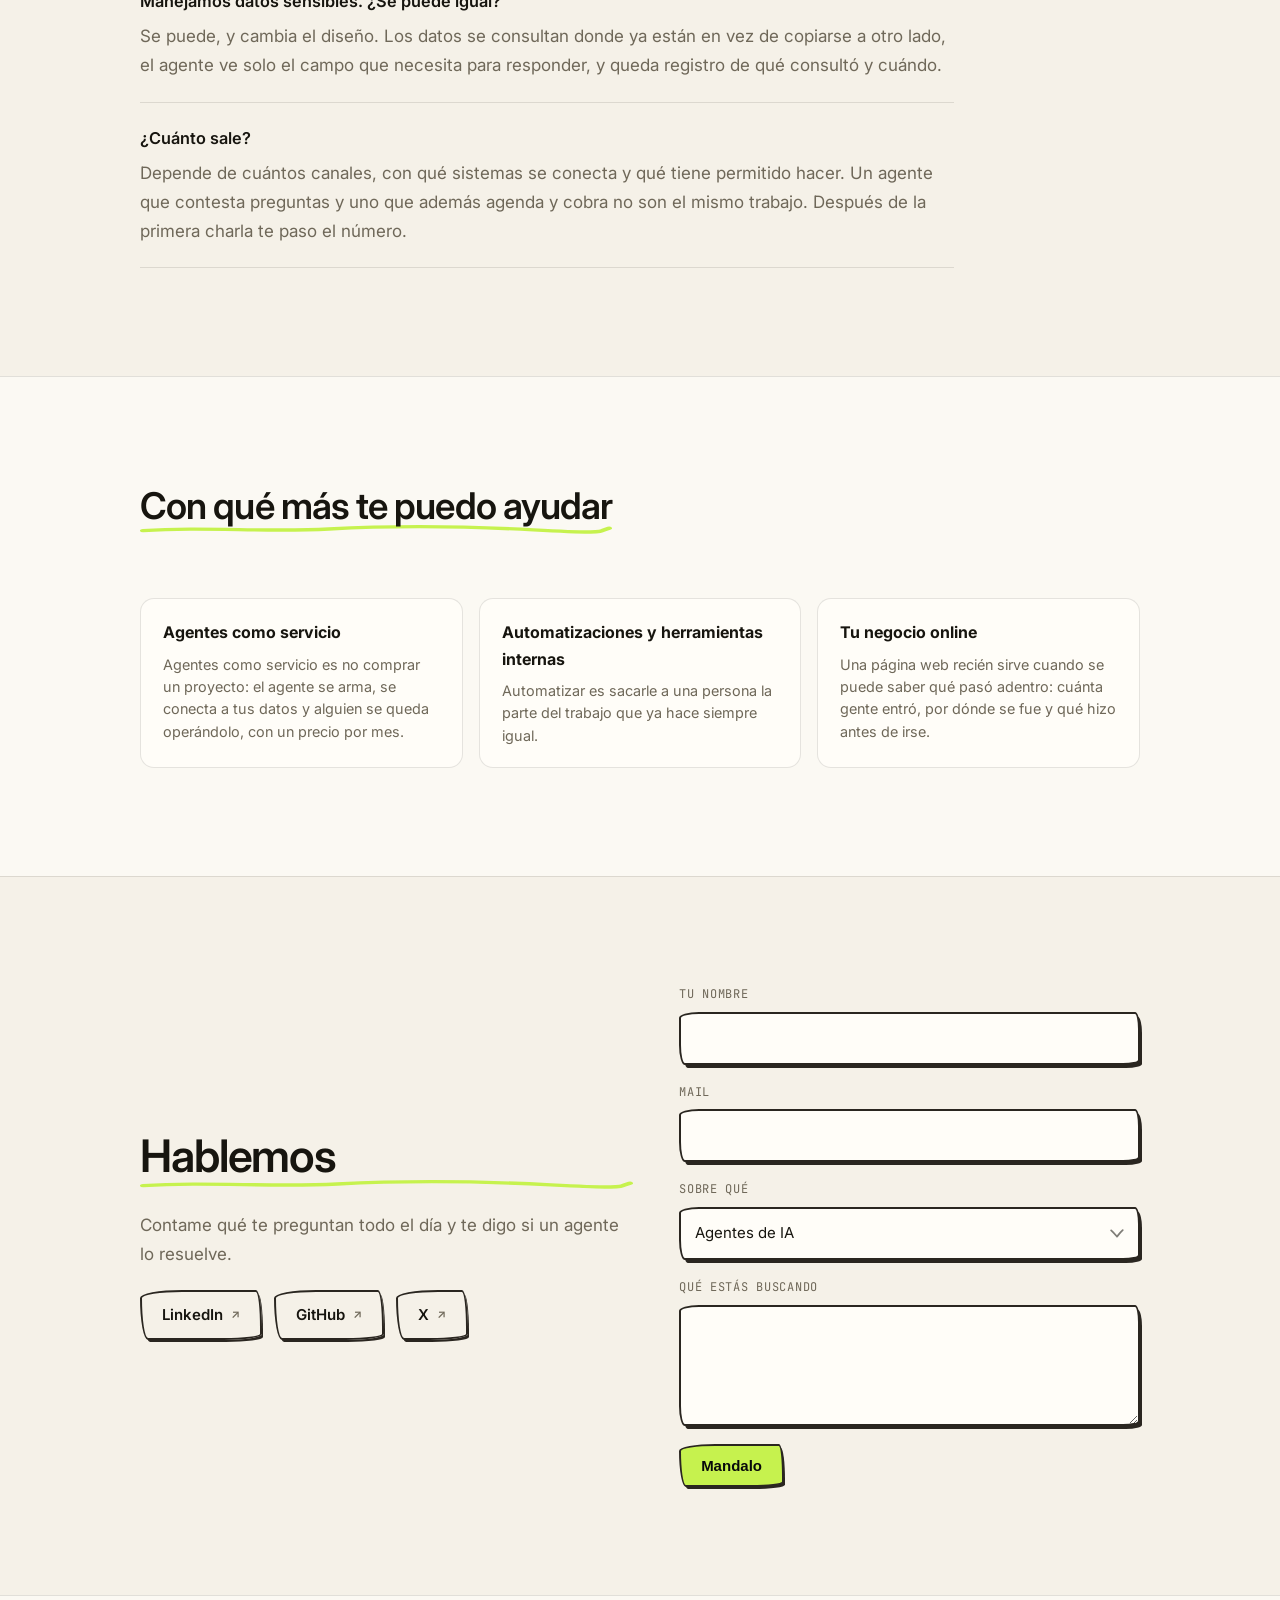
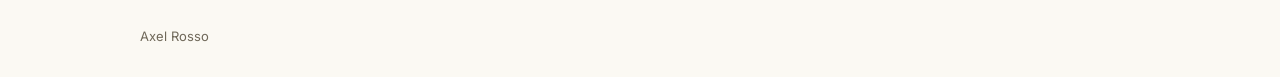
<file: agentes-de-ia/index.html>
<!doctype html>
<html lang="es" data-skin="doodle">
<head>
<meta charset="utf-8">
<meta name="viewport" content="width=device-width, initial-scale=1">
<title>Agentes de IA para WhatsApp, web y voz · Axel Rosso</title>
<meta name="description" content="Armo agentes de IA que contestan con los datos de tu negocio en WhatsApp, en el sitio y por teléfono. Qué puede tocar cada agente, cuándo le pasa la posta a una persona, y cómo se mide.">
<link rel="canonical" href="https://axelrosso.com/agentes-de-ia/">
<meta property="og:type" content="website">
<meta property="og:locale" content="es_AR">
<meta property="og:title" content="Agentes de IA para WhatsApp, web y voz · Axel Rosso">
<meta property="og:description" content="Armo agentes de IA que contestan con los datos de tu negocio en WhatsApp, en el sitio y por teléfono. Qué puede tocar cada agente, cuándo le pasa la posta a una persona, y cómo se mide.">
<meta property="og:url" content="https://axelrosso.com/agentes-de-ia/">
<meta property="og:image" content="https://axelrosso.com/assets/og.jpg?v=1">
<meta property="og:image:width" content="1200">
<meta property="og:image:height" content="630">
<meta property="og:image:alt" content="Un dibujo a mano de alguien saludando.">
<meta name="twitter:card" content="summary_large_image">
<meta name="twitter:creator" content="@ArrobAxel">
<meta name="theme-color" content="#FBFAF7">
<!-- 🔴 EL .ICO DE LA RAIZ VA PRIMERO Y SIN VERSION EN LA URL. Google saca
     el icono del resultado de busqueda de lo que declara la portada, pero
     su rastreador pide `/favicon.ico` igual y hasta hoy eso daba 404. Y
     pide una URL estable: un `?v=` es una URL que cambia. El png queda
     detras para la pestaña del navegador, que es donde el cache-buster si
     hace falta. -->
<link rel="icon" href="/favicon.ico" sizes="any">
<link rel="icon" type="image/png" href="../assets/favicon.png?v=1">
<link rel="apple-touch-icon" href="../assets/apple-touch-icon.png?v=1">
<link rel="preconnect" href="https://fonts.googleapis.com">
<link rel="preconnect" href="https://fonts.gstatic.com" crossorigin>
<link rel="stylesheet" href="https://fonts.googleapis.com/css2?family=Inter:wght@400;500;600;700&family=JetBrains+Mono:wght@400;500&display=swap">
<link rel="stylesheet" href="../assets/style.css?v=95">
<link rel="stylesheet" href="../assets/doodle.css?v=4">
<script>
/* Runs before the body parses, so the page never flashes the wrong theme or
   the wrong language.

   A stored choice always wins. What follows only decides what somebody sees on
   their very first visit, and the toggles are in the bar either way.

   🔴 LIGHT BY DEFAULT, AND prefers-color-scheme IS DELIBERATELY IGNORED. Most
   people never touched that setting, so on a laptop it mostly reports whatever
   the OS shipped with rather than a preference. The skin is drawn ink, and ink
   on paper is what it was designed for: dark is a good version of it, light is
   the one it was drawn as.

   🔴 SPANISH BY DEFAULT, AND THE TEST IS WHERE THEY ARE, NOT WHAT THEIR BROWSER
   IS SET TO. navigator.language answers a different question: plenty of people
   in Latin America run their browser in English without wanting to read this
   page in it. Time zone is the only location signal available with no network
   call and no consent to ask for, and it is not spoofed by accident.

   ⚠️ THE ZONE LIST IS THE US AND CANADA ENUMERATED, NOT `America/` AS A PREFIX.
   Buenos Aires, Mexico City and Sao Paulo are all `America/` too, so a prefix
   would put the whole continent into English, which is the exact opposite of
   what was asked. Enumerated it can only ever be incomplete, never wrong: an
   unlisted zone falls to Spanish, which is the default anyway. navigator
   .language stays as a second chance, so en-US and en-CA also get English even
   from a zone that is not on the list. */
(function () {
  var d = document.documentElement;
  d.classList.add('js');

  /* 🔴 SOLO LA ZONA HORARIA DECIDE, Y navigator.language NO PARTICIPA. Estaba
     como segunda oportunidad, y era el error: alguien en Buenos Aires con el
     navegador en inglés, que es medio gremio, caía en inglés. La pregunta es
     dónde está la persona, no en qué idioma tiene puesto el Chrome.

     ⚠️ La lista es enumerada y por eso está completa a propósito: ahora que es
     la única señal, una zona que falte manda a alguien de Estados Unidos a
     castellano. Enumerar sigue siendo lo correcto contra usar `America/` como
     prefijo, porque Buenos Aires, México y São Paulo también son `America/` y
     eso mandaría el continente entero a inglés.

     Los prefijos de abajo cubren las zonas con subcarpeta (Indiana, Kentucky,
     Dakota del Norte) y los alias viejos `US/` y `Canada/` que algunos
     navegadores todavía reportan. */
  var ZONAS = (
    /* Estados Unidos */
    'America/New_York America/Detroit America/Chicago America/Denver ' +
    'America/Phoenix America/Los_Angeles America/Anchorage America/Adak ' +
    'America/Boise America/Juneau America/Sitka America/Nome America/Menominee ' +
    'America/Metlakatla America/Yakutat Pacific/Honolulu ' +
    /* Canadá */
    'America/Toronto America/Vancouver America/Edmonton America/Winnipeg ' +
    'America/Halifax America/St_Johns America/Regina America/Moncton ' +
    'America/Whitehorse America/Yellowknife America/Iqaluit America/Dawson ' +
    'America/Dawson_Creek America/Fort_Nelson America/Creston America/Inuvik ' +
    'America/Cambridge_Bay America/Rankin_Inlet America/Resolute ' +
    'America/Swift_Current America/Atikokan America/Glace_Bay ' +
    'America/Goose_Bay America/Blanc-Sablon '
  );

  function enNorteamerica() {
    var zona = '';
    try { zona = Intl.DateTimeFormat().resolvedOptions().timeZone || ''; } catch (e) {}
    if (!zona) return false;
    if (ZONAS.indexOf(zona + ' ') > -1) return true;
    return zona.indexOf('America/Indiana/') === 0 ||
           zona.indexOf('America/Kentucky/') === 0 ||
           zona.indexOf('America/North_Dakota/') === 0 ||
           zona.indexOf('US/') === 0 ||
           zona.indexOf('Canada/') === 0;
  }

  var theme, lang;
  try { theme = localStorage.getItem('site-theme'); lang = localStorage.getItem('site-lang'); } catch (e) {}
  if (theme !== 'light' && theme !== 'dark') theme = 'light';
  if (lang !== 'es' && lang !== 'en') lang = enNorteamerica() ? 'en' : 'es';

  /* 🔴 EL IDIOMA AHORA ES UNA URL Y NO UNA CLASE. `/` viene en castellano y
     `/en/` en ingles, con el texto adentro del HTML: es lo unico que hace que
     un buscador vea la version en castellano, porque rastrea desde Estados
     Unidos y con la regla de la zona horaria siempre le tocaba ingles.

     La regla de arriba no cambio: decide, y si lo que decidio no coincide con
     la pagina que se esta cargando, se cambia de direccion.

     ⚠️ `location.replace` y no `location.href`: con `href` queda una entrada en
     el historial y el boton de volver del navegador rebota entre las dos
     versiones sin poder salir.

     ⚠️ Y no se toca `lang` si ya coincide, ni se redirige a nadie que haya
     elegido a mano: `guardado` gana siempre. */
  var ruta = window.location.pathname.replace(/index\.html$/, '');
  var esPortada = ruta === '/' || ruta === '/en/' || ruta === '';
  var paginaActual = (ruta === '/en/') ? 'en' : 'es';

  /* ⚠️ EN UN SOLO SENTIDO: de la raiz al ingles, nunca de `/en/` al castellano.
     Quien abre `/en/` ya pidio ingles, sea porque siguio un enlace o porque lo
     encontro asi en un buscador, y devolverlo es discutirle. Ademas protege a
     esa pagina de que un rastreador que no venga de Estados Unidos la vea
     rebotar, que es la forma mas rapida de que no la indexe.

     ⚠️ Y solo en la portada, con la ruta comparada entera. Las paginas de
     servicio existen unicamente en castellano: mandando a `/` a cualquiera con
     el ingles guardado, quien abre `/agentes-de-ia/` termina en la portada sin
     la pagina que fue a buscar. Con `indexOf('/en')` cualquier ruta que empiece
     con esas dos letras se tomaria por la version en ingles. */
  if (ruta !== '/en/' && esPortada && lang === 'en') {
    window.location.replace('/en/' + window.location.search + window.location.hash);
    return;
  }
  lang = paginaActual;

  d.setAttribute('data-theme', theme);
  d.setAttribute('data-lang', lang);
  d.setAttribute('lang', lang);
  var m = document.querySelector('meta[name="theme-color"]');
  if (m) m.setAttribute('content', theme === 'light' ? '#fbfaf7' : '#08090b');
})();
</script>
<script type="application/ld+json">
{
 "@context": "https://schema.org",
 "@graph": [
  {
   "@type": "Person",
   "@id": "https://axelrosso.com/#axel",
   "name": "Axel Rosso",
   "url": "https://axelrosso.com/"
  },
  {
   "@type": "Service",
   "@id": "https://axelrosso.com/agentes-de-ia/#servicio",
   "name": "Agentes de IA",
   "serviceType": "Agentes de IA para WhatsApp, web y voz",
   "url": "https://axelrosso.com/agentes-de-ia/",
   "description": "Un agente de IA es un programa que sostiene una conversación con los datos de tu negocio adentro: contesta, consulta, agenda, y cuando no le da, le pasa la conversación a una persona.",
   "provider": {
    "@id": "https://axelrosso.com/#axel"
   },
   "areaServed": [
    {
     "@type": "Country",
     "name": "Argentina"
    },
    {
     "@type": "Country",
     "name": "Chile"
    },
    {
     "@type": "Country",
     "name": "México"
    },
    {
     "@type": "Country",
     "name": "Uruguay"
    },
    {
     "@type": "Country",
     "name": "Colombia"
    },
    {
     "@type": "Country",
     "name": "Perú"
    },
    {
     "@type": "Country",
     "name": "España"
    }
   ],
   "availableLanguage": [
    "es",
    "en"
   ],
   "availableChannel": {
    "@type": "ServiceChannel",
    "serviceUrl": "https://axelrosso.com/agentes-de-ia/#contact"
   },
   "hasOfferCatalog": {
    "@type": "OfferCatalog",
    "name": "Agentes de IA",
    "itemListElement": [
     {
      "@type": "Offer",
      "itemOffered": {
       "@type": "Service",
       "name": "Chat",
       "description": "Web, WhatsApp y el canal que tu equipo ya usa. Contesta con los datos del negocio: precios, stock, horarios, lo que haya cargado. Si algo no está, lo dice."
      }
     },
     {
      "@type": "Offer",
      "itemOffered": {
       "@type": "Service",
       "name": "Voz",
       "description": "Llamadas con control de latencia, interrupciones y tono. Cuando el otro corta a mitad de frase, el agente tiene que frenar como frena una persona."
      }
     },
     {
      "@type": "Offer",
      "itemOffered": {
       "@type": "Service",
       "name": "Imágenes",
       "description": "Entra una foto del repuesto, una captura del error o el comprobante de una transferencia, y el agente decide a partir de eso."
      }
     },
     {
      "@type": "Offer",
      "itemOffered": {
       "@type": "Service",
       "name": "Arquitectura",
       "description": "Dónde corren, qué herramientas pueden tocar, cuándo le pasan la posta a una persona. Y el registro de cada conversación, que es de donde salen las mejoras de la semana siguiente."
      }
     }
    ]
   }
  },
  {
   "@type": "FAQPage",
   "@id": "https://axelrosso.com/agentes-de-ia/#preguntas",
   "mainEntity": [
    {
     "@type": "Question",
     "name": "¿Hacés agentes de WhatsApp?",
     "acceptedAnswer": {
      "@type": "Answer",
      "text": "Sí. Va sobre la API oficial de WhatsApp Business, así que el número sigue siendo tuyo y las conversaciones quedan en tu cuenta."
     }
    },
    {
     "@type": "Question",
     "name": "Tengo una peluquería y quiero que tome turnos. ¿Se puede?",
     "acceptedAnswer": {
      "@type": "Answer",
      "text": "Sí, y es de los casos que mejor salen, porque la conversación es corta y termina en algo concreto: un turno en la agenda. Lo mismo sirve para una veterinaria, un taller o un consultorio."
     }
    },
    {
     "@type": "Question",
     "name": "¿Puede leer imágenes?",
     "acceptedAnswer": {
      "@type": "Answer",
      "text": "Sí. Entra una foto o una captura y el agente decide a partir de eso: qué repuesto es, qué dice el comprobante, qué error tiene la pantalla."
     }
    },
    {
     "@type": "Question",
     "name": "¿Y si contesta cualquier cosa?",
     "acceptedAnswer": {
      "@type": "Answer",
      "text": "Es la preocupación más razonable de todas. El agente responde consultando tus datos, y cuando no encuentra, lo dice y deriva. Todas las conversaciones quedan registradas, así que lo que sale mal se ve y se corrige."
     }
    },
    {
     "@type": "Question",
     "name": "Manejamos datos sensibles. ¿Se puede igual?",
     "acceptedAnswer": {
      "@type": "Answer",
      "text": "Se puede, y cambia el diseño. Los datos se consultan donde ya están en vez de copiarse a otro lado, el agente ve solo el campo que necesita para responder, y queda registro de qué consultó y cuándo."
     }
    },
    {
     "@type": "Question",
     "name": "¿Cuánto sale?",
     "acceptedAnswer": {
      "@type": "Answer",
      "text": "Depende de cuántos canales, con qué sistemas se conecta y qué tiene permitido hacer. Un agente que contesta preguntas y uno que además agenda y cobra no son el mismo trabajo. Después de la primera charla te paso el número."
     }
    }
   ]
  },
  {
   "@type": "BreadcrumbList",
   "itemListElement": [
    {
     "@type": "ListItem",
     "position": 1,
     "name": "Inicio",
     "item": "https://axelrosso.com/"
    },
    {
     "@type": "ListItem",
     "position": 2,
     "name": "Agentes de IA",
     "item": "https://axelrosso.com/agentes-de-ia/"
    }
   ]
  }
 ]
}
</script>
</head>
<body>
<div class="bg" aria-hidden="true">
  <span class="bg__wash"></span>
  <span class="bg__grid"></span>
  <span class="bg__orb bg__orb--1"></span>
  <span class="bg__orb bg__orb--2"></span>
  <span class="bg__orb bg__orb--3"></span>
</div>
<div class="grain" aria-hidden="true"></div>
<a class="skip" href="#main">Saltar al contenido</a>

<header class="nav">
  <div class="progress" aria-hidden="true"><span id="progress-bar"></span></div>
  <div class="wrap nav__inner">
    <nav class="nav__links" aria-label="Sections">
      <a href="/#work">Productos</a>
      <a href="/#experience">Recorrido</a>
      <a href="/#services">Servicios</a>
      <a href="/#skills">Agent Skills</a>
      <a href="/#activity">Actividad</a>
    </nav>

    <div class="nav__end">
      <div class="switches">
        <button class="sw" id="lang-toggle" type="button" aria-label="Cambiar idioma / Switch language"><span id="lang-label">ES</span></button>
        <button class="sw" id="theme-toggle" type="button" aria-label="Switch theme">
          <svg class="sw__moon" viewBox="0 0 24 24" fill="none" stroke="currentColor" stroke-width="1.7" stroke-linecap="round" stroke-linejoin="round" aria-hidden="true"><path d="M20 14.5A8.5 8.5 0 0 1 9.5 4a8.5 8.5 0 1 0 10.5 10.5Z"/></svg>
          <svg class="sw__sun" viewBox="0 0 24 24" fill="none" stroke="currentColor" stroke-width="1.7" stroke-linecap="round" aria-hidden="true"><circle cx="12" cy="12" r="4.2"/><path d="M12 2.6v2.2M12 19.2v2.2M2.6 12h2.2M19.2 12h2.2M5.4 5.4l1.6 1.6M17 17l1.6 1.6M18.6 5.4 17 7M7 17l-1.6 1.6"/></svg>
        </button>
      </div>
      <a class="btn btn--sm" href="#contact">Escribime</a>
    </div>
  </div>
</header>

<main id="main">
  <article class="srv">
    <div class="wrap">
      <nav class="miga" aria-label="Dónde estás"><a href="/">Inicio</a><span aria-hidden="true">/</span><span aria-current="page">Agentes de IA</span></nav>
      <header class="srv__head">
        <h1>Agentes de IA para WhatsApp, web y voz</h1>
        <p class="srv__respuesta">Un agente de IA es un programa que sostiene una conversación con los datos de tu negocio adentro: contesta, consulta, agenda, y cuando no le da, le pasa la conversación a una persona.</p>
      </header>
      <div class="srv__intro">
        <p>«Vendo repuestos y me escriben todo el día por lo mismo.» Alguien lo escribió en el chat de esta misma página, y es el caso más común de todos.</p>
        <p>La misma pregunta entra por WhatsApp, por Instagram y por el formulario, y alguien la contesta a mano cada vez.</p>
        <p>Un agente se hace cargo de esa parte. El trabajo está en definir qué tiene permitido hacer, con qué datos, y en qué momento deja de contestar y avisa.</p>
      </div>
    </div>
  </article>
  <section class="section">
    <div class="wrap">
      <div class="section__head"><h2>Qué incluye</h2></div>
      <ul class="srv__lista">
        <li><h3>Chat</h3><p>Web, WhatsApp y el canal que tu equipo ya usa. Contesta con los datos del negocio: precios, stock, horarios, lo que haya cargado. Si algo no está, lo dice.</p></li>
        <li><h3>Voz</h3><p>Llamadas con control de latencia, interrupciones y tono. Cuando el otro corta a mitad de frase, el agente tiene que frenar como frena una persona.</p></li>
        <li><h3>Imágenes</h3><p>Entra una foto del repuesto, una captura del error o el comprobante de una transferencia, y el agente decide a partir de eso.</p></li>
        <li><h3>Arquitectura</h3><p>Dónde corren, qué herramientas pueden tocar, cuándo le pasan la posta a una persona. Y el registro de cada conversación, que es de donde salen las mejoras de la semana siguiente.</p></li>
      </ul>
    </div>
  </section>
  <section class="section section--alt">
    <div class="wrap">
      <div class="section__head"><h2>Para quién es</h2></div>
      <ul class="srv__quien">
        <li>Un negocio que atiende por WhatsApp y no da abasto con la misma pregunta.</li>
        <li>Un producto que necesita una función con IA adentro.</li>
        <li>Un equipo que probó un chatbot, se le fue de las manos y quedó desconfiando.</li>
        <li>Una operación con turnos, reservas o pedidos que hoy se anotan a mano.</li>
      </ul>
    </div>
  </section>
  <section class="section">
    <div class="wrap">
      <div class="section__head"><h2>Cómo funciona</h2></div>
      <ol class="srv__pasos">
        <li><span class="srv__num" aria-hidden="true">01</span><h3>Qué contesta y qué deriva</h3><p>Una charla y la lista de las preguntas que entran de verdad. De ahí sale qué resuelve solo y en qué casos avisa a una persona.</p></li>
        <li><span class="srv__num" aria-hidden="true">02</span><h3>Un canal andando</h3><p>El agente conectado a tus datos, en el canal donde ya te escriben, con el registro de cada conversación desde el primer día.</p></li>
        <li><span class="srv__num" aria-hidden="true">03</span><h3>Se abre al resto</h3><p>Cuando lo que contesta ya no sorprende, entra el siguiente canal.</p></li>
      </ol>
    </div>
  </section>
  <section class="section section--alt" id="preguntas">
    <div class="wrap">
      <div class="section__head"><h2>Preguntas frecuentes</h2></div>
      <dl class="srv__faq">
        <div class="srv__qa"><dt>¿Hacés agentes de WhatsApp?</dt><dd>Sí. Va sobre la API oficial de WhatsApp Business, así que el número sigue siendo tuyo y las conversaciones quedan en tu cuenta.</dd></div>
        <div class="srv__qa"><dt>Tengo una peluquería y quiero que tome turnos. ¿Se puede?</dt><dd>Sí, y es de los casos que mejor salen, porque la conversación es corta y termina en algo concreto: un turno en la agenda. Lo mismo sirve para una veterinaria, un taller o un consultorio.</dd></div>
        <div class="srv__qa"><dt>¿Puede leer imágenes?</dt><dd>Sí. Entra una foto o una captura y el agente decide a partir de eso: qué repuesto es, qué dice el comprobante, qué error tiene la pantalla.</dd></div>
        <div class="srv__qa"><dt>¿Y si contesta cualquier cosa?</dt><dd>Es la preocupación más razonable de todas. El agente responde consultando tus datos, y cuando no encuentra, lo dice y deriva. Todas las conversaciones quedan registradas, así que lo que sale mal se ve y se corrige.</dd></div>
        <div class="srv__qa"><dt>Manejamos datos sensibles. ¿Se puede igual?</dt><dd>Se puede, y cambia el diseño. Los datos se consultan donde ya están en vez de copiarse a otro lado, el agente ve solo el campo que necesita para responder, y queda registro de qué consultó y cuándo.</dd></div>
        <div class="srv__qa"><dt>¿Cuánto sale?</dt><dd>Depende de cuántos canales, con qué sistemas se conecta y qué tiene permitido hacer. Un agente que contesta preguntas y uno que además agenda y cobra no son el mismo trabajo. Después de la primera charla te paso el número.</dd></div>
      </dl>
    </div>
  </section>
  <section class="section">
    <div class="wrap">
      <div class="section__head"><h2>Con qué más te puedo ayudar</h2></div>
      <ul class="srv__otros">
        <li><a href="/agentes-como-servicio/"><strong>Agentes como servicio</strong><span>Agentes como servicio es no comprar un proyecto: el agente se arma, se conecta a tus datos y alguien se queda operándolo, con un precio por mes.</span></a></li>
        <li><a href="/automatizaciones/"><strong>Automatizaciones y herramientas internas</strong><span>Automatizar es sacarle a una persona la parte del trabajo que ya hace siempre igual.</span></a></li>
        <li><a href="/paginas-web/"><strong>Tu negocio online</strong><span>Una página web recién sirve cuando se puede saber qué pasó adentro: cuánta gente entró, por dónde se fue y qué hizo antes de irse.</span></a></li>
      </ul>
    </div>
  </section>
  <section id="contact" class="section section--alt contact">
    <div class="wrap">
      <div class="contact__grid">
        <div class="contact__side">
          <h2>Hablemos</h2>
          <p class="contact__lede">Contame qué te preguntan todo el día y te digo si un agente lo resuelve.</p>
          <div class="contact__redes">
            <a class="btn btn--ghost" href="https://www.linkedin.com/in/axelrosso/" rel="me noopener" target="_blank">LinkedIn<span class="arrow" aria-hidden="true">↗</span></a>
            <a class="btn btn--ghost" href="https://github.com/MR-Axel" rel="me noopener" target="_blank">GitHub<span class="arrow" aria-hidden="true">↗</span></a>
            <a class="btn btn--ghost" href="https://x.com/ArrobAxel" rel="me noopener" target="_blank">X<span class="arrow" aria-hidden="true">↗</span></a>
          </div>
        </div>

        <form class="form" id="contact-form" autocomplete="on">
          <div class="field">
            <label for="f-name" data-t>Tu nombre</label>
            <input id="f-name" name="nombre" type="text" required minlength="2" maxlength="80" autocomplete="name">
          </div>
          <div class="field">
            <label for="f-mail" data-t>Mail</label>
            <input id="f-mail" name="mail" type="email" required maxlength="120" autocomplete="email">
          </div>
          <div class="field">
            <label for="f-tema" data-t>Sobre qué</label>
            <select id="f-tema" name="tema" required>
              <option value="otro" data-t>Otro</option>
              <option value="agentes" data-t selected>Agentes de IA</option>
              <option value="servicio" data-t>Agentes como servicio</option>
              <option value="online" data-t>Tu negocio online</option>
              <option value="cero" data-t>Productos de 0 a 1</option>
              <option value="automatizacion" data-t>Automatizaciones y herramientas internas</option>
              <option value="estrategia" data-t>Estrategia y asesoría</option>
              <option value="generativa" data-t>Producción generativa</option>
            </select>
          </div>
          <div class="field">
            <label for="f-what" data-t>Qué estás buscando</label>
            <textarea id="f-what" name="busca" required minlength="10" maxlength="2000" rows="4"></textarea>
          </div>

          <div class="trampa" aria-hidden="true">
            <label for="f-web">Website</label>
            <input id="f-web" name="web" type="text" tabindex="-1" autocomplete="off">
          </div>

          <button class="btn" type="submit" data-t>Mandalo</button>

          <p class="form__msg" data-estado="enviando" hidden>Mandando.</p>
          <p class="form__msg form__msg--ok" data-estado="listo" hidden>Llegó. Los leo yo y contesto desde mi correo, casi siempre dentro del día.</p>
          <p class="form__msg form__msg--mal" data-estado="error" hidden>No salió. Por LinkedIn le pego la vuelta y lo veo igual.</p>
        </form>
      </div>
    </div>
  </section>
</main>

<svg width="0" height="0" aria-hidden="true" style="position:absolute">
  <filter id="tiembla" x="-20%" y="-20%" width="140%" height="140%">
    <feTurbulence type="fractalNoise" baseFrequency="0.028" numOctaves="3" seed="7" result="ruido"/>
    <feDisplacementMap in="SourceGraphic" in2="ruido" scale="1.9"
                       xChannelSelector="R" yChannelSelector="G"/>
  </filter>
</svg>


<div class="lima" id="lima" hidden>
  <button class="lima__launch" id="lima-launch" type="button"
          aria-expanded="false" aria-controls="lima-panel">
    <img class="lima__cara" src="../assets/doodles/asistente.png" alt="" width="512" height="561" aria-hidden="true">
    <span class="lima__pitch">
      <strong data-t>Asistente de Axel</strong>
      <span data-t>Contame qué necesitás</span>
    </span>
  </button>

  <section class="lima__panel" id="lima-panel" aria-labelledby="lima-title" hidden>
    <header class="lima__head">
      <img class="lima__cara lima__cara--grande" src="../assets/doodles/asistente.png" alt="" width="512" height="561" aria-hidden="true">
      <span class="lima__who">
        <strong id="lima-title" data-t>Asistente de Axel</strong>
      </span>
      <button class="lima__x" id="lima-close" type="button">
        <span class="oculto" data-t>Cerrar</span>
        <span aria-hidden="true">×</span>
      </button>
    </header>

    <div class="lima__log" id="lima-log" role="log" aria-live="polite"></div>

    <form class="lima__ask" id="lima-ask">
      <label class="oculto" for="lima-input" data-t>Tu mensaje</label>
      <input id="lima-input" type="text" maxlength="1200" autocomplete="off"
             required>
      <button class="lima__send" type="submit">
        <span class="oculto" data-t>Mandar</span>
        <span aria-hidden="true">→</span>
      </button>
    </form>
  </section>

  <div class="lima__strings" hidden>
    <p data-frase="hola">Hola, soy el asistente de este sitio. Contame qué estás tratando de construir o de arreglar y te oriento, o te paso derecho con Axel.</p>
    <p data-frase="pensando">Pensando.</p>
    <p data-frase="dejar">Dejar mis datos</p>
    <p data-frase="caido">Algo se rompió de mi lado. El formulario de más arriba le llega igual.</p>
  </div>
</div>


<footer class="foot">
  <div class="wrap foot__inner">
    <p>Axel Rosso</p>
  </div>
</footer>

<script src="../assets/medir.js?v=2" defer></script>
<script src="../assets/i18n.js?v=64"></script>
<script src="../assets/app.js?v=43"></script>
<script src="../assets/interact.js?v=3" defer></script>
<script src="../assets/form.js?v=6" defer></script>
<script src="../assets/mobile.js?v=8" defer></script>
<script src="../assets/lima.js?v=2" defer></script>
</body>
</html>
</file>
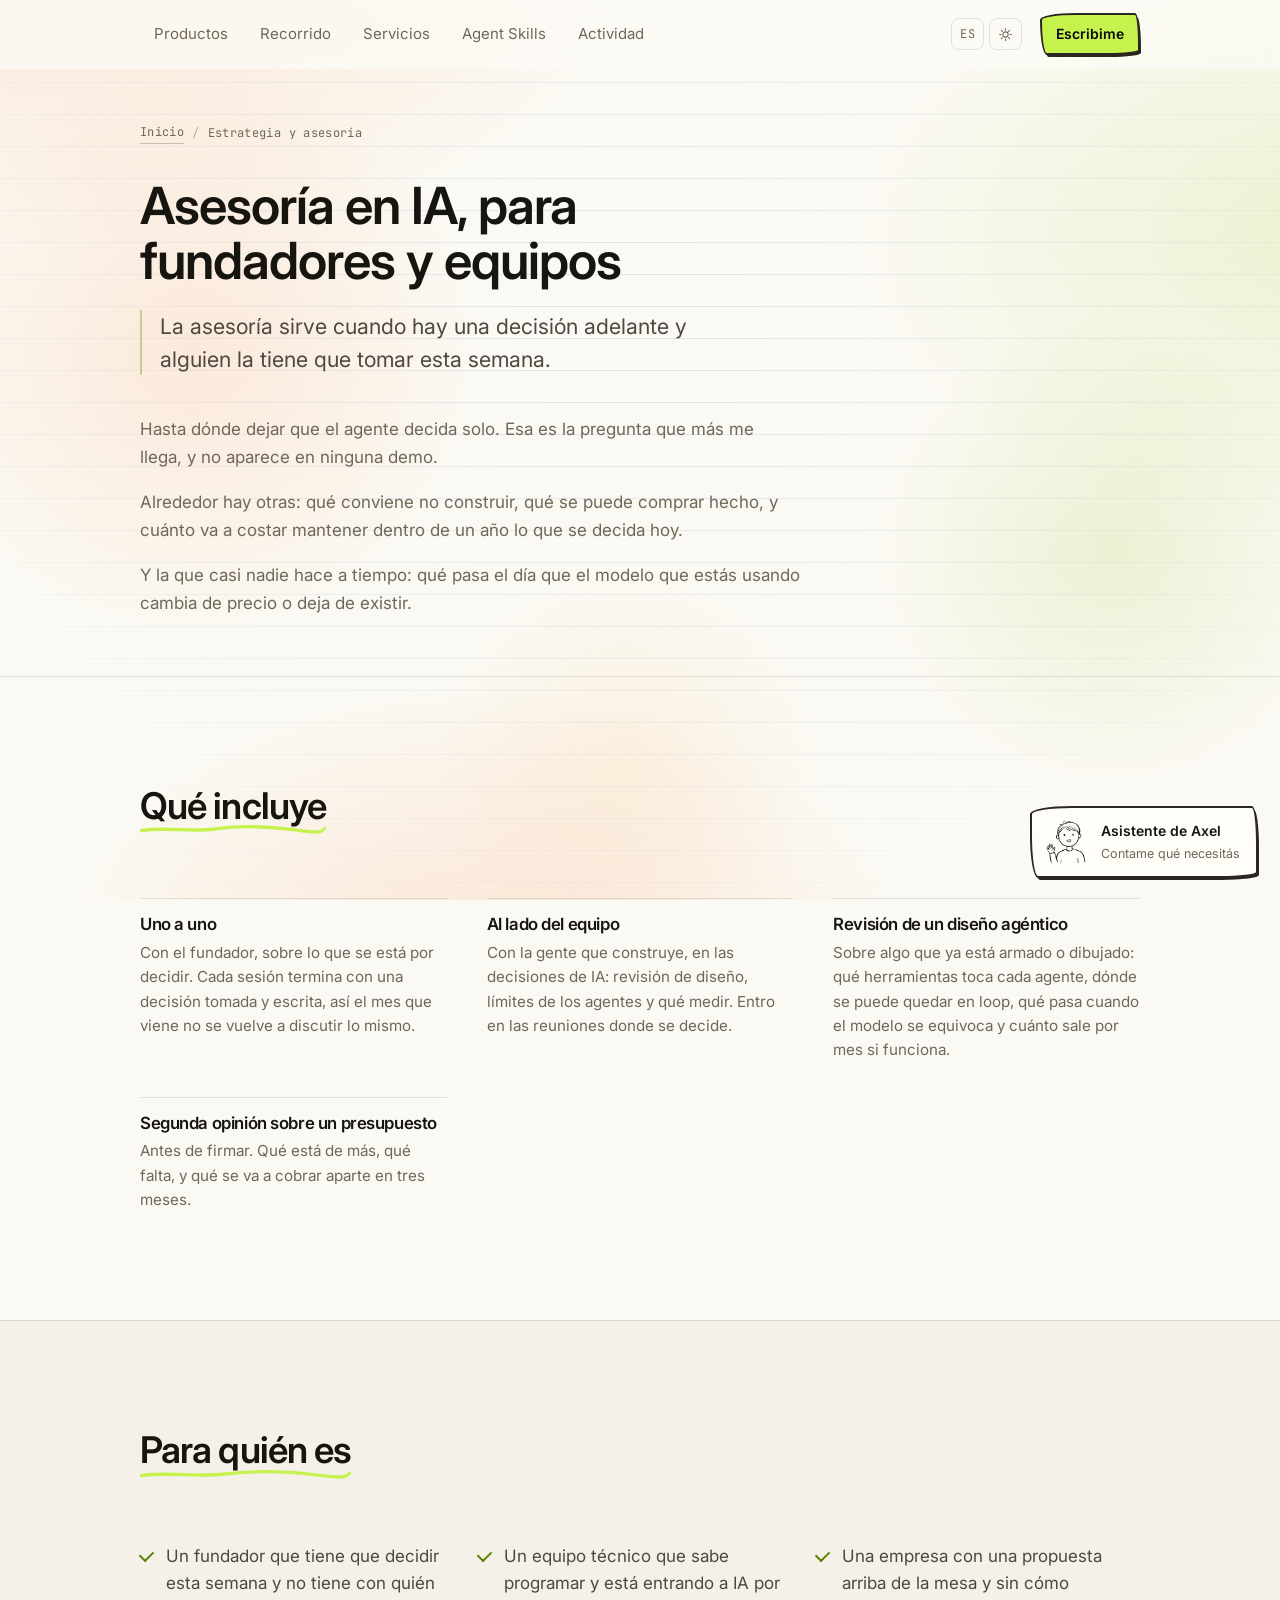
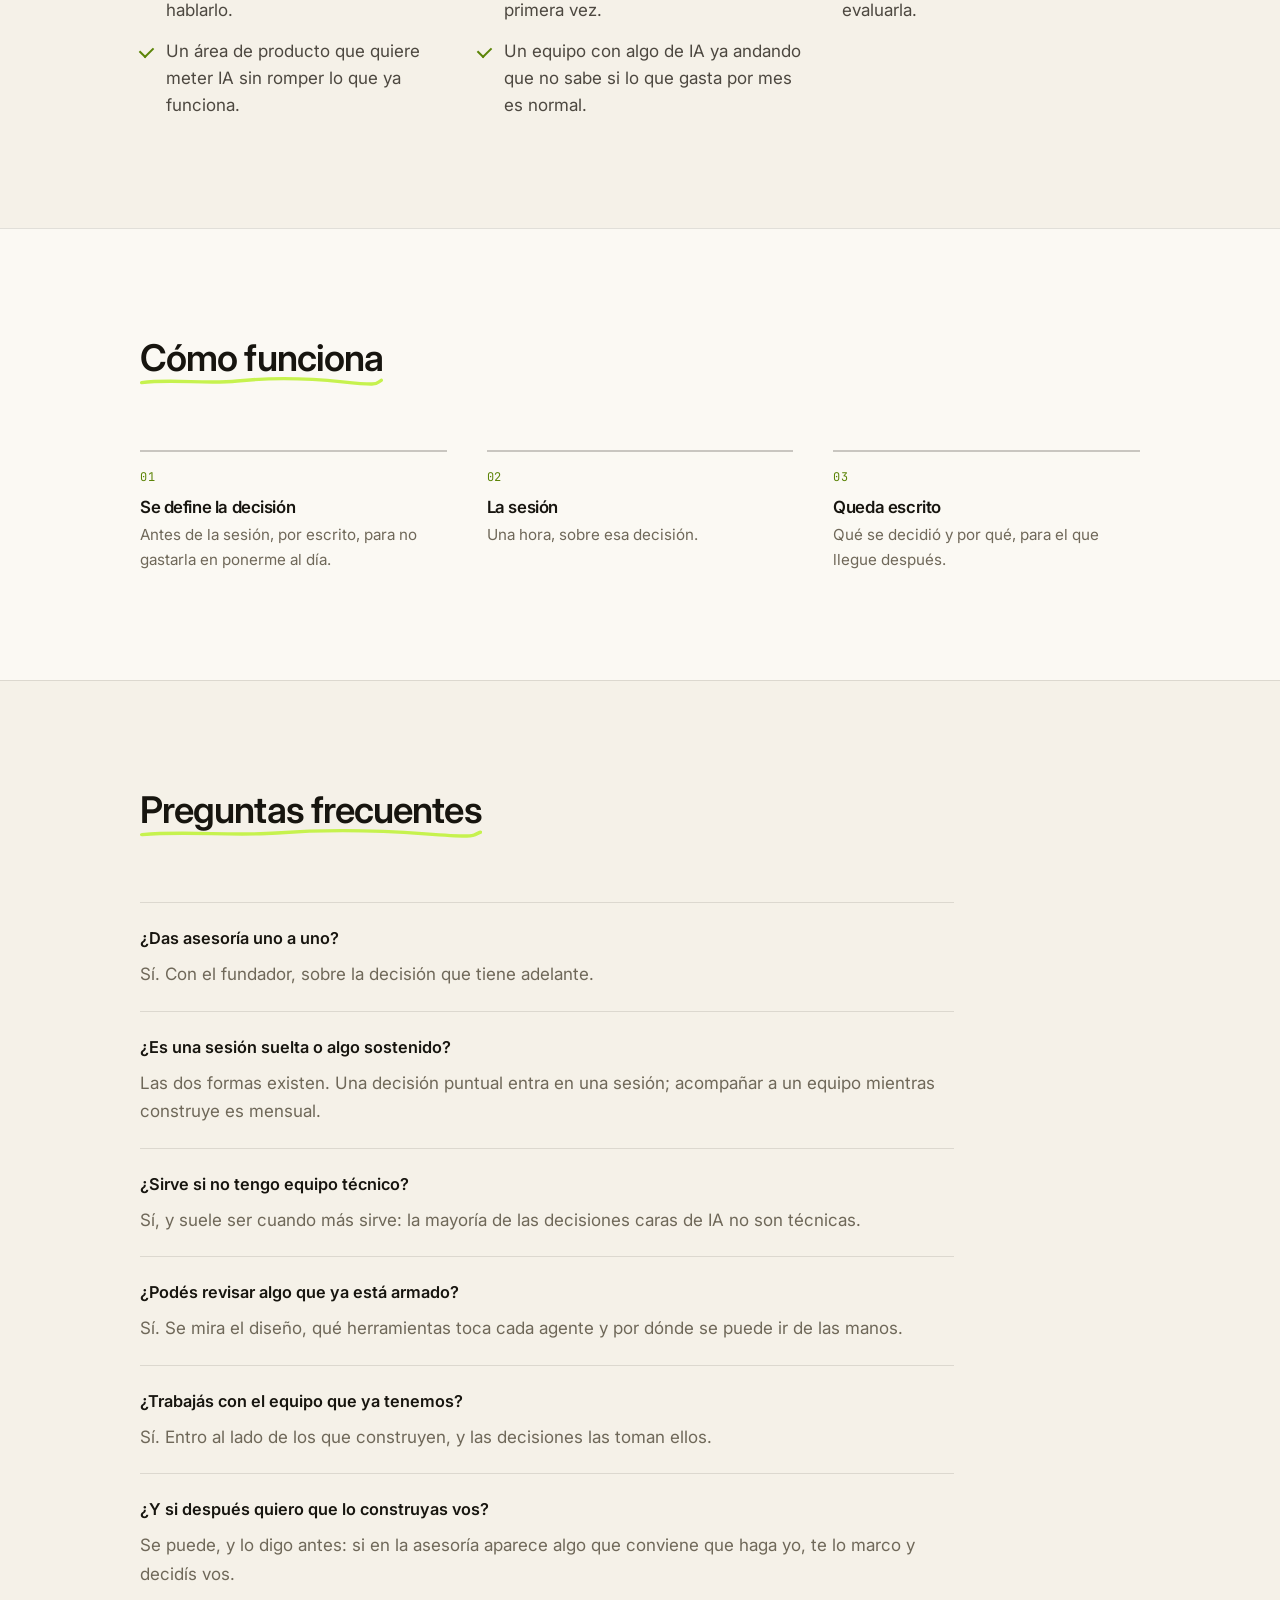
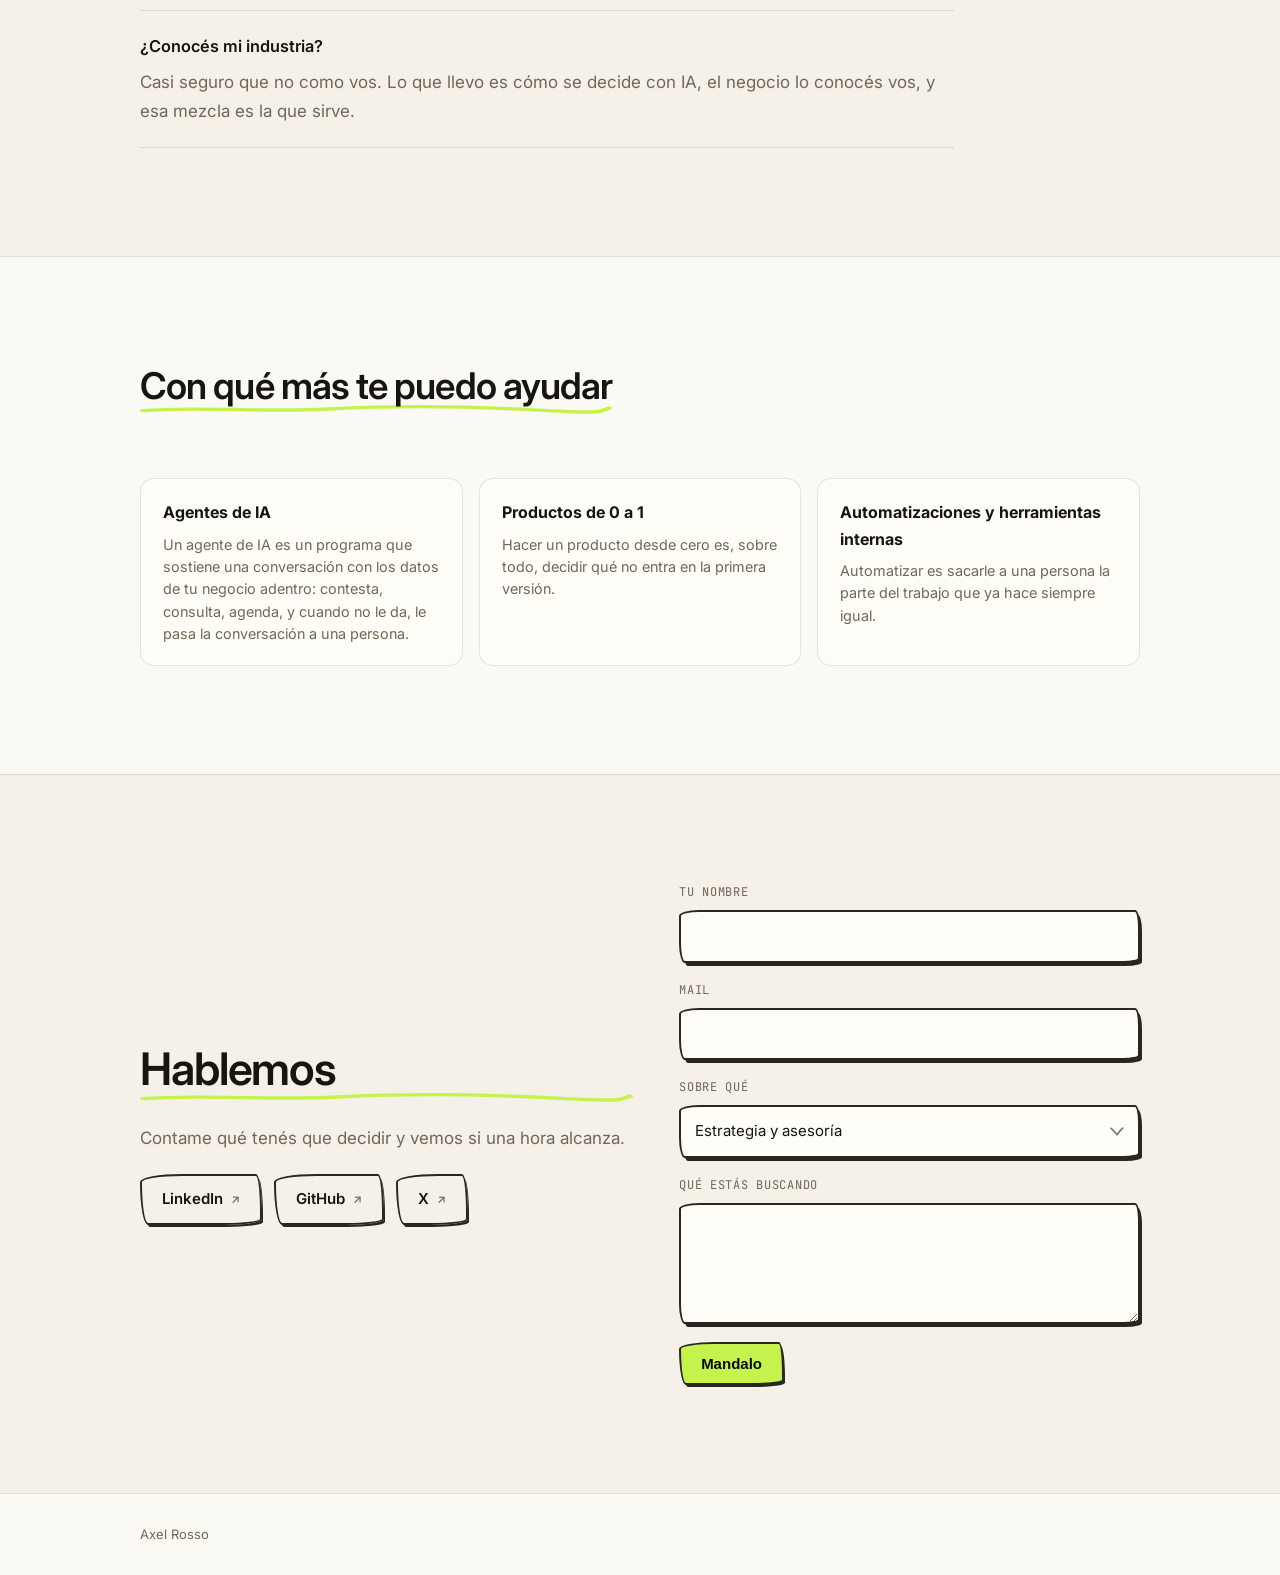
<file: asesoria-ia/index.html>
<!doctype html>
<html lang="es" data-skin="doodle">
<head>
<meta charset="utf-8">
<meta name="viewport" content="width=device-width, initial-scale=1">
<title>Asesoría y consultoría en IA para equipos y fundadores · Axel Rosso</title>
<meta name="description" content="Uno a uno con el fundador sobre lo que se está por decidir, o al lado del equipo en las decisiones de IA: diseño agéntico, alcance, y qué conviene no construir.">
<link rel="canonical" href="https://axelrosso.com/asesoria-ia/">
<meta property="og:type" content="website">
<meta property="og:locale" content="es_AR">
<meta property="og:title" content="Asesoría y consultoría en IA para equipos y fundadores · Axel Rosso">
<meta property="og:description" content="Uno a uno con el fundador sobre lo que se está por decidir, o al lado del equipo en las decisiones de IA: diseño agéntico, alcance, y qué conviene no construir.">
<meta property="og:url" content="https://axelrosso.com/asesoria-ia/">
<meta property="og:image" content="https://axelrosso.com/assets/og.jpg?v=1">
<meta property="og:image:width" content="1200">
<meta property="og:image:height" content="630">
<meta property="og:image:alt" content="Un dibujo a mano de alguien saludando.">
<meta name="twitter:card" content="summary_large_image">
<meta name="twitter:creator" content="@ArrobAxel">
<meta name="theme-color" content="#FBFAF7">
<!-- 🔴 EL .ICO DE LA RAIZ VA PRIMERO Y SIN VERSION EN LA URL. Google saca
     el icono del resultado de busqueda de lo que declara la portada, pero
     su rastreador pide `/favicon.ico` igual y hasta hoy eso daba 404. Y
     pide una URL estable: un `?v=` es una URL que cambia. El png queda
     detras para la pestaña del navegador, que es donde el cache-buster si
     hace falta. -->
<link rel="icon" href="/favicon.ico" sizes="any">
<link rel="icon" type="image/png" href="../assets/favicon.png?v=1">
<link rel="apple-touch-icon" href="../assets/apple-touch-icon.png?v=1">
<link rel="preconnect" href="https://fonts.googleapis.com">
<link rel="preconnect" href="https://fonts.gstatic.com" crossorigin>
<link rel="stylesheet" href="https://fonts.googleapis.com/css2?family=Inter:wght@400;500;600;700&family=JetBrains+Mono:wght@400;500&display=swap">
<link rel="stylesheet" href="../assets/style.css?v=95">
<link rel="stylesheet" href="../assets/doodle.css?v=4">
<script>
/* Runs before the body parses, so the page never flashes the wrong theme or
   the wrong language.

   A stored choice always wins. What follows only decides what somebody sees on
   their very first visit, and the toggles are in the bar either way.

   🔴 LIGHT BY DEFAULT, AND prefers-color-scheme IS DELIBERATELY IGNORED. Most
   people never touched that setting, so on a laptop it mostly reports whatever
   the OS shipped with rather than a preference. The skin is drawn ink, and ink
   on paper is what it was designed for: dark is a good version of it, light is
   the one it was drawn as.

   🔴 SPANISH BY DEFAULT, AND THE TEST IS WHERE THEY ARE, NOT WHAT THEIR BROWSER
   IS SET TO. navigator.language answers a different question: plenty of people
   in Latin America run their browser in English without wanting to read this
   page in it. Time zone is the only location signal available with no network
   call and no consent to ask for, and it is not spoofed by accident.

   ⚠️ THE ZONE LIST IS THE US AND CANADA ENUMERATED, NOT `America/` AS A PREFIX.
   Buenos Aires, Mexico City and Sao Paulo are all `America/` too, so a prefix
   would put the whole continent into English, which is the exact opposite of
   what was asked. Enumerated it can only ever be incomplete, never wrong: an
   unlisted zone falls to Spanish, which is the default anyway. navigator
   .language stays as a second chance, so en-US and en-CA also get English even
   from a zone that is not on the list. */
(function () {
  var d = document.documentElement;
  d.classList.add('js');

  /* 🔴 SOLO LA ZONA HORARIA DECIDE, Y navigator.language NO PARTICIPA. Estaba
     como segunda oportunidad, y era el error: alguien en Buenos Aires con el
     navegador en inglés, que es medio gremio, caía en inglés. La pregunta es
     dónde está la persona, no en qué idioma tiene puesto el Chrome.

     ⚠️ La lista es enumerada y por eso está completa a propósito: ahora que es
     la única señal, una zona que falte manda a alguien de Estados Unidos a
     castellano. Enumerar sigue siendo lo correcto contra usar `America/` como
     prefijo, porque Buenos Aires, México y São Paulo también son `America/` y
     eso mandaría el continente entero a inglés.

     Los prefijos de abajo cubren las zonas con subcarpeta (Indiana, Kentucky,
     Dakota del Norte) y los alias viejos `US/` y `Canada/` que algunos
     navegadores todavía reportan. */
  var ZONAS = (
    /* Estados Unidos */
    'America/New_York America/Detroit America/Chicago America/Denver ' +
    'America/Phoenix America/Los_Angeles America/Anchorage America/Adak ' +
    'America/Boise America/Juneau America/Sitka America/Nome America/Menominee ' +
    'America/Metlakatla America/Yakutat Pacific/Honolulu ' +
    /* Canadá */
    'America/Toronto America/Vancouver America/Edmonton America/Winnipeg ' +
    'America/Halifax America/St_Johns America/Regina America/Moncton ' +
    'America/Whitehorse America/Yellowknife America/Iqaluit America/Dawson ' +
    'America/Dawson_Creek America/Fort_Nelson America/Creston America/Inuvik ' +
    'America/Cambridge_Bay America/Rankin_Inlet America/Resolute ' +
    'America/Swift_Current America/Atikokan America/Glace_Bay ' +
    'America/Goose_Bay America/Blanc-Sablon '
  );

  function enNorteamerica() {
    var zona = '';
    try { zona = Intl.DateTimeFormat().resolvedOptions().timeZone || ''; } catch (e) {}
    if (!zona) return false;
    if (ZONAS.indexOf(zona + ' ') > -1) return true;
    return zona.indexOf('America/Indiana/') === 0 ||
           zona.indexOf('America/Kentucky/') === 0 ||
           zona.indexOf('America/North_Dakota/') === 0 ||
           zona.indexOf('US/') === 0 ||
           zona.indexOf('Canada/') === 0;
  }

  var theme, lang;
  try { theme = localStorage.getItem('site-theme'); lang = localStorage.getItem('site-lang'); } catch (e) {}
  if (theme !== 'light' && theme !== 'dark') theme = 'light';
  if (lang !== 'es' && lang !== 'en') lang = enNorteamerica() ? 'en' : 'es';

  /* 🔴 EL IDIOMA AHORA ES UNA URL Y NO UNA CLASE. `/` viene en castellano y
     `/en/` en ingles, con el texto adentro del HTML: es lo unico que hace que
     un buscador vea la version en castellano, porque rastrea desde Estados
     Unidos y con la regla de la zona horaria siempre le tocaba ingles.

     La regla de arriba no cambio: decide, y si lo que decidio no coincide con
     la pagina que se esta cargando, se cambia de direccion.

     ⚠️ `location.replace` y no `location.href`: con `href` queda una entrada en
     el historial y el boton de volver del navegador rebota entre las dos
     versiones sin poder salir.

     ⚠️ Y no se toca `lang` si ya coincide, ni se redirige a nadie que haya
     elegido a mano: `guardado` gana siempre. */
  var ruta = window.location.pathname.replace(/index\.html$/, '');
  var esPortada = ruta === '/' || ruta === '/en/' || ruta === '';
  var paginaActual = (ruta === '/en/') ? 'en' : 'es';

  /* ⚠️ EN UN SOLO SENTIDO: de la raiz al ingles, nunca de `/en/` al castellano.
     Quien abre `/en/` ya pidio ingles, sea porque siguio un enlace o porque lo
     encontro asi en un buscador, y devolverlo es discutirle. Ademas protege a
     esa pagina de que un rastreador que no venga de Estados Unidos la vea
     rebotar, que es la forma mas rapida de que no la indexe.

     ⚠️ Y solo en la portada, con la ruta comparada entera. Las paginas de
     servicio existen unicamente en castellano: mandando a `/` a cualquiera con
     el ingles guardado, quien abre `/agentes-de-ia/` termina en la portada sin
     la pagina que fue a buscar. Con `indexOf('/en')` cualquier ruta que empiece
     con esas dos letras se tomaria por la version en ingles. */
  if (ruta !== '/en/' && esPortada && lang === 'en') {
    window.location.replace('/en/' + window.location.search + window.location.hash);
    return;
  }
  lang = paginaActual;

  d.setAttribute('data-theme', theme);
  d.setAttribute('data-lang', lang);
  d.setAttribute('lang', lang);
  var m = document.querySelector('meta[name="theme-color"]');
  if (m) m.setAttribute('content', theme === 'light' ? '#fbfaf7' : '#08090b');
})();
</script>
<script type="application/ld+json">
{
 "@context": "https://schema.org",
 "@graph": [
  {
   "@type": "Person",
   "@id": "https://axelrosso.com/#axel",
   "name": "Axel Rosso",
   "url": "https://axelrosso.com/"
  },
  {
   "@type": "Service",
   "@id": "https://axelrosso.com/asesoria-ia/#servicio",
   "name": "Estrategia y asesoría",
   "serviceType": "Asesoría en IA, para fundadores y equipos",
   "url": "https://axelrosso.com/asesoria-ia/",
   "description": "La asesoría sirve cuando hay una decisión adelante y alguien la tiene que tomar esta semana.",
   "provider": {
    "@id": "https://axelrosso.com/#axel"
   },
   "areaServed": [
    {
     "@type": "Country",
     "name": "Argentina"
    },
    {
     "@type": "Country",
     "name": "Chile"
    },
    {
     "@type": "Country",
     "name": "México"
    },
    {
     "@type": "Country",
     "name": "Uruguay"
    },
    {
     "@type": "Country",
     "name": "Colombia"
    },
    {
     "@type": "Country",
     "name": "Perú"
    },
    {
     "@type": "Country",
     "name": "España"
    }
   ],
   "availableLanguage": [
    "es",
    "en"
   ],
   "availableChannel": {
    "@type": "ServiceChannel",
    "serviceUrl": "https://axelrosso.com/asesoria-ia/#contact"
   },
   "hasOfferCatalog": {
    "@type": "OfferCatalog",
    "name": "Estrategia y asesoría",
    "itemListElement": [
     {
      "@type": "Offer",
      "itemOffered": {
       "@type": "Service",
       "name": "Uno a uno",
       "description": "Con el fundador, sobre lo que se está por decidir. Cada sesión termina con una decisión tomada y escrita, así el mes que viene no se vuelve a discutir lo mismo."
      }
     },
     {
      "@type": "Offer",
      "itemOffered": {
       "@type": "Service",
       "name": "Al lado del equipo",
       "description": "Con la gente que construye, en las decisiones de IA: revisión de diseño, límites de los agentes y qué medir. Entro en las reuniones donde se decide."
      }
     },
     {
      "@type": "Offer",
      "itemOffered": {
       "@type": "Service",
       "name": "Revisión de un diseño agéntico",
       "description": "Sobre algo que ya está armado o dibujado: qué herramientas toca cada agente, dónde se puede quedar en loop, qué pasa cuando el modelo se equivoca y cuánto sale por mes si funciona."
      }
     },
     {
      "@type": "Offer",
      "itemOffered": {
       "@type": "Service",
       "name": "Segunda opinión sobre un presupuesto",
       "description": "Antes de firmar. Qué está de más, qué falta, y qué se va a cobrar aparte en tres meses."
      }
     }
    ]
   }
  },
  {
   "@type": "FAQPage",
   "@id": "https://axelrosso.com/asesoria-ia/#preguntas",
   "mainEntity": [
    {
     "@type": "Question",
     "name": "¿Das asesoría uno a uno?",
     "acceptedAnswer": {
      "@type": "Answer",
      "text": "Sí. Con el fundador, sobre la decisión que tiene adelante."
     }
    },
    {
     "@type": "Question",
     "name": "¿Es una sesión suelta o algo sostenido?",
     "acceptedAnswer": {
      "@type": "Answer",
      "text": "Las dos formas existen. Una decisión puntual entra en una sesión; acompañar a un equipo mientras construye es mensual."
     }
    },
    {
     "@type": "Question",
     "name": "¿Sirve si no tengo equipo técnico?",
     "acceptedAnswer": {
      "@type": "Answer",
      "text": "Sí, y suele ser cuando más sirve: la mayoría de las decisiones caras de IA no son técnicas."
     }
    },
    {
     "@type": "Question",
     "name": "¿Podés revisar algo que ya está armado?",
     "acceptedAnswer": {
      "@type": "Answer",
      "text": "Sí. Se mira el diseño, qué herramientas toca cada agente y por dónde se puede ir de las manos."
     }
    },
    {
     "@type": "Question",
     "name": "¿Trabajás con el equipo que ya tenemos?",
     "acceptedAnswer": {
      "@type": "Answer",
      "text": "Sí. Entro al lado de los que construyen, y las decisiones las toman ellos."
     }
    },
    {
     "@type": "Question",
     "name": "¿Y si después quiero que lo construyas vos?",
     "acceptedAnswer": {
      "@type": "Answer",
      "text": "Se puede, y lo digo antes: si en la asesoría aparece algo que conviene que haga yo, te lo marco y decidís vos."
     }
    },
    {
     "@type": "Question",
     "name": "¿Conocés mi industria?",
     "acceptedAnswer": {
      "@type": "Answer",
      "text": "Casi seguro que no como vos. Lo que llevo es cómo se decide con IA, el negocio lo conocés vos, y esa mezcla es la que sirve."
     }
    }
   ]
  },
  {
   "@type": "BreadcrumbList",
   "itemListElement": [
    {
     "@type": "ListItem",
     "position": 1,
     "name": "Inicio",
     "item": "https://axelrosso.com/"
    },
    {
     "@type": "ListItem",
     "position": 2,
     "name": "Estrategia y asesoría",
     "item": "https://axelrosso.com/asesoria-ia/"
    }
   ]
  }
 ]
}
</script>
</head>
<body>
<div class="bg" aria-hidden="true">
  <span class="bg__wash"></span>
  <span class="bg__grid"></span>
  <span class="bg__orb bg__orb--1"></span>
  <span class="bg__orb bg__orb--2"></span>
  <span class="bg__orb bg__orb--3"></span>
</div>
<div class="grain" aria-hidden="true"></div>
<a class="skip" href="#main">Saltar al contenido</a>

<header class="nav">
  <div class="progress" aria-hidden="true"><span id="progress-bar"></span></div>
  <div class="wrap nav__inner">
    <nav class="nav__links" aria-label="Sections">
      <a href="/#work">Productos</a>
      <a href="/#experience">Recorrido</a>
      <a href="/#services">Servicios</a>
      <a href="/#skills">Agent Skills</a>
      <a href="/#activity">Actividad</a>
    </nav>

    <div class="nav__end">
      <div class="switches">
        <button class="sw" id="lang-toggle" type="button" aria-label="Cambiar idioma / Switch language"><span id="lang-label">ES</span></button>
        <button class="sw" id="theme-toggle" type="button" aria-label="Switch theme">
          <svg class="sw__moon" viewBox="0 0 24 24" fill="none" stroke="currentColor" stroke-width="1.7" stroke-linecap="round" stroke-linejoin="round" aria-hidden="true"><path d="M20 14.5A8.5 8.5 0 0 1 9.5 4a8.5 8.5 0 1 0 10.5 10.5Z"/></svg>
          <svg class="sw__sun" viewBox="0 0 24 24" fill="none" stroke="currentColor" stroke-width="1.7" stroke-linecap="round" aria-hidden="true"><circle cx="12" cy="12" r="4.2"/><path d="M12 2.6v2.2M12 19.2v2.2M2.6 12h2.2M19.2 12h2.2M5.4 5.4l1.6 1.6M17 17l1.6 1.6M18.6 5.4 17 7M7 17l-1.6 1.6"/></svg>
        </button>
      </div>
      <a class="btn btn--sm" href="#contact">Escribime</a>
    </div>
  </div>
</header>

<main id="main">
  <article class="srv">
    <div class="wrap">
      <nav class="miga" aria-label="Dónde estás"><a href="/">Inicio</a><span aria-hidden="true">/</span><span aria-current="page">Estrategia y asesoría</span></nav>
      <header class="srv__head">
        <h1>Asesoría en IA, para fundadores y equipos</h1>
        <p class="srv__respuesta">La asesoría sirve cuando hay una decisión adelante y alguien la tiene que tomar esta semana.</p>
      </header>
      <div class="srv__intro">
        <p>Hasta dónde dejar que el agente decida solo. Esa es la pregunta que más me llega, y no aparece en ninguna demo.</p>
        <p>Alrededor hay otras: qué conviene no construir, qué se puede comprar hecho, y cuánto va a costar mantener dentro de un año lo que se decida hoy.</p>
        <p>Y la que casi nadie hace a tiempo: qué pasa el día que el modelo que estás usando cambia de precio o deja de existir.</p>
      </div>
    </div>
  </article>
  <section class="section">
    <div class="wrap">
      <div class="section__head"><h2>Qué incluye</h2></div>
      <ul class="srv__lista">
        <li><h3>Uno a uno</h3><p>Con el fundador, sobre lo que se está por decidir. Cada sesión termina con una decisión tomada y escrita, así el mes que viene no se vuelve a discutir lo mismo.</p></li>
        <li><h3>Al lado del equipo</h3><p>Con la gente que construye, en las decisiones de IA: revisión de diseño, límites de los agentes y qué medir. Entro en las reuniones donde se decide.</p></li>
        <li><h3>Revisión de un diseño agéntico</h3><p>Sobre algo que ya está armado o dibujado: qué herramientas toca cada agente, dónde se puede quedar en loop, qué pasa cuando el modelo se equivoca y cuánto sale por mes si funciona.</p></li>
        <li><h3>Segunda opinión sobre un presupuesto</h3><p>Antes de firmar. Qué está de más, qué falta, y qué se va a cobrar aparte en tres meses.</p></li>
      </ul>
    </div>
  </section>
  <section class="section section--alt">
    <div class="wrap">
      <div class="section__head"><h2>Para quién es</h2></div>
      <ul class="srv__quien">
        <li>Un fundador que tiene que decidir esta semana y no tiene con quién hablarlo.</li>
        <li>Un equipo técnico que sabe programar y está entrando a IA por primera vez.</li>
        <li>Una empresa con una propuesta arriba de la mesa y sin cómo evaluarla.</li>
        <li>Un área de producto que quiere meter IA sin romper lo que ya funciona.</li>
        <li>Un equipo con algo de IA ya andando que no sabe si lo que gasta por mes es normal.</li>
      </ul>
    </div>
  </section>
  <section class="section">
    <div class="wrap">
      <div class="section__head"><h2>Cómo funciona</h2></div>
      <ol class="srv__pasos">
        <li><span class="srv__num" aria-hidden="true">01</span><h3>Se define la decisión</h3><p>Antes de la sesión, por escrito, para no gastarla en ponerme al día.</p></li>
        <li><span class="srv__num" aria-hidden="true">02</span><h3>La sesión</h3><p>Una hora, sobre esa decisión.</p></li>
        <li><span class="srv__num" aria-hidden="true">03</span><h3>Queda escrito</h3><p>Qué se decidió y por qué, para el que llegue después.</p></li>
      </ol>
    </div>
  </section>
  <section class="section section--alt" id="preguntas">
    <div class="wrap">
      <div class="section__head"><h2>Preguntas frecuentes</h2></div>
      <dl class="srv__faq">
        <div class="srv__qa"><dt>¿Das asesoría uno a uno?</dt><dd>Sí. Con el fundador, sobre la decisión que tiene adelante.</dd></div>
        <div class="srv__qa"><dt>¿Es una sesión suelta o algo sostenido?</dt><dd>Las dos formas existen. Una decisión puntual entra en una sesión; acompañar a un equipo mientras construye es mensual.</dd></div>
        <div class="srv__qa"><dt>¿Sirve si no tengo equipo técnico?</dt><dd>Sí, y suele ser cuando más sirve: la mayoría de las decisiones caras de IA no son técnicas.</dd></div>
        <div class="srv__qa"><dt>¿Podés revisar algo que ya está armado?</dt><dd>Sí. Se mira el diseño, qué herramientas toca cada agente y por dónde se puede ir de las manos.</dd></div>
        <div class="srv__qa"><dt>¿Trabajás con el equipo que ya tenemos?</dt><dd>Sí. Entro al lado de los que construyen, y las decisiones las toman ellos.</dd></div>
        <div class="srv__qa"><dt>¿Y si después quiero que lo construyas vos?</dt><dd>Se puede, y lo digo antes: si en la asesoría aparece algo que conviene que haga yo, te lo marco y decidís vos.</dd></div>
        <div class="srv__qa"><dt>¿Conocés mi industria?</dt><dd>Casi seguro que no como vos. Lo que llevo es cómo se decide con IA, el negocio lo conocés vos, y esa mezcla es la que sirve.</dd></div>
      </dl>
    </div>
  </section>
  <section class="section">
    <div class="wrap">
      <div class="section__head"><h2>Con qué más te puedo ayudar</h2></div>
      <ul class="srv__otros">
        <li><a href="/agentes-de-ia/"><strong>Agentes de IA</strong><span>Un agente de IA es un programa que sostiene una conversación con los datos de tu negocio adentro: contesta, consulta, agenda, y cuando no le da, le pasa la conversación a una persona.</span></a></li>
        <li><a href="/producto-desde-cero/"><strong>Productos de 0 a 1</strong><span>Hacer un producto desde cero es, sobre todo, decidir qué no entra en la primera versión.</span></a></li>
        <li><a href="/automatizaciones/"><strong>Automatizaciones y herramientas internas</strong><span>Automatizar es sacarle a una persona la parte del trabajo que ya hace siempre igual.</span></a></li>
      </ul>
    </div>
  </section>
  <section id="contact" class="section section--alt contact">
    <div class="wrap">
      <div class="contact__grid">
        <div class="contact__side">
          <h2>Hablemos</h2>
          <p class="contact__lede">Contame qué tenés que decidir y vemos si una hora alcanza.</p>
          <div class="contact__redes">
            <a class="btn btn--ghost" href="https://www.linkedin.com/in/axelrosso/" rel="me noopener" target="_blank">LinkedIn<span class="arrow" aria-hidden="true">↗</span></a>
            <a class="btn btn--ghost" href="https://github.com/MR-Axel" rel="me noopener" target="_blank">GitHub<span class="arrow" aria-hidden="true">↗</span></a>
            <a class="btn btn--ghost" href="https://x.com/ArrobAxel" rel="me noopener" target="_blank">X<span class="arrow" aria-hidden="true">↗</span></a>
          </div>
        </div>

        <form class="form" id="contact-form" autocomplete="on">
          <div class="field">
            <label for="f-name" data-t>Tu nombre</label>
            <input id="f-name" name="nombre" type="text" required minlength="2" maxlength="80" autocomplete="name">
          </div>
          <div class="field">
            <label for="f-mail" data-t>Mail</label>
            <input id="f-mail" name="mail" type="email" required maxlength="120" autocomplete="email">
          </div>
          <div class="field">
            <label for="f-tema" data-t>Sobre qué</label>
            <select id="f-tema" name="tema" required>
              <option value="otro" data-t>Otro</option>
              <option value="agentes" data-t>Agentes de IA</option>
              <option value="servicio" data-t>Agentes como servicio</option>
              <option value="online" data-t>Tu negocio online</option>
              <option value="cero" data-t>Productos de 0 a 1</option>
              <option value="automatizacion" data-t>Automatizaciones y herramientas internas</option>
              <option value="estrategia" data-t selected>Estrategia y asesoría</option>
              <option value="generativa" data-t>Producción generativa</option>
            </select>
          </div>
          <div class="field">
            <label for="f-what" data-t>Qué estás buscando</label>
            <textarea id="f-what" name="busca" required minlength="10" maxlength="2000" rows="4"></textarea>
          </div>

          <div class="trampa" aria-hidden="true">
            <label for="f-web">Website</label>
            <input id="f-web" name="web" type="text" tabindex="-1" autocomplete="off">
          </div>

          <button class="btn" type="submit" data-t>Mandalo</button>

          <p class="form__msg" data-estado="enviando" hidden>Mandando.</p>
          <p class="form__msg form__msg--ok" data-estado="listo" hidden>Llegó. Los leo yo y contesto desde mi correo, casi siempre dentro del día.</p>
          <p class="form__msg form__msg--mal" data-estado="error" hidden>No salió. Por LinkedIn le pego la vuelta y lo veo igual.</p>
        </form>
      </div>
    </div>
  </section>
</main>

<svg width="0" height="0" aria-hidden="true" style="position:absolute">
  <filter id="tiembla" x="-20%" y="-20%" width="140%" height="140%">
    <feTurbulence type="fractalNoise" baseFrequency="0.028" numOctaves="3" seed="7" result="ruido"/>
    <feDisplacementMap in="SourceGraphic" in2="ruido" scale="1.9"
                       xChannelSelector="R" yChannelSelector="G"/>
  </filter>
</svg>


<div class="lima" id="lima" hidden>
  <button class="lima__launch" id="lima-launch" type="button"
          aria-expanded="false" aria-controls="lima-panel">
    <img class="lima__cara" src="../assets/doodles/asistente.png" alt="" width="512" height="561" aria-hidden="true">
    <span class="lima__pitch">
      <strong data-t>Asistente de Axel</strong>
      <span data-t>Contame qué necesitás</span>
    </span>
  </button>

  <section class="lima__panel" id="lima-panel" aria-labelledby="lima-title" hidden>
    <header class="lima__head">
      <img class="lima__cara lima__cara--grande" src="../assets/doodles/asistente.png" alt="" width="512" height="561" aria-hidden="true">
      <span class="lima__who">
        <strong id="lima-title" data-t>Asistente de Axel</strong>
      </span>
      <button class="lima__x" id="lima-close" type="button">
        <span class="oculto" data-t>Cerrar</span>
        <span aria-hidden="true">×</span>
      </button>
    </header>

    <div class="lima__log" id="lima-log" role="log" aria-live="polite"></div>

    <form class="lima__ask" id="lima-ask">
      <label class="oculto" for="lima-input" data-t>Tu mensaje</label>
      <input id="lima-input" type="text" maxlength="1200" autocomplete="off"
             required>
      <button class="lima__send" type="submit">
        <span class="oculto" data-t>Mandar</span>
        <span aria-hidden="true">→</span>
      </button>
    </form>
  </section>

  <div class="lima__strings" hidden>
    <p data-frase="hola">Hola, soy el asistente de este sitio. Contame qué estás tratando de construir o de arreglar y te oriento, o te paso derecho con Axel.</p>
    <p data-frase="pensando">Pensando.</p>
    <p data-frase="dejar">Dejar mis datos</p>
    <p data-frase="caido">Algo se rompió de mi lado. El formulario de más arriba le llega igual.</p>
  </div>
</div>


<footer class="foot">
  <div class="wrap foot__inner">
    <p>Axel Rosso</p>
  </div>
</footer>

<script src="../assets/medir.js?v=2" defer></script>
<script src="../assets/i18n.js?v=64"></script>
<script src="../assets/app.js?v=43"></script>
<script src="../assets/interact.js?v=3" defer></script>
<script src="../assets/form.js?v=6" defer></script>
<script src="../assets/mobile.js?v=8" defer></script>
<script src="../assets/lima.js?v=2" defer></script>
</body>
</html>
</file>
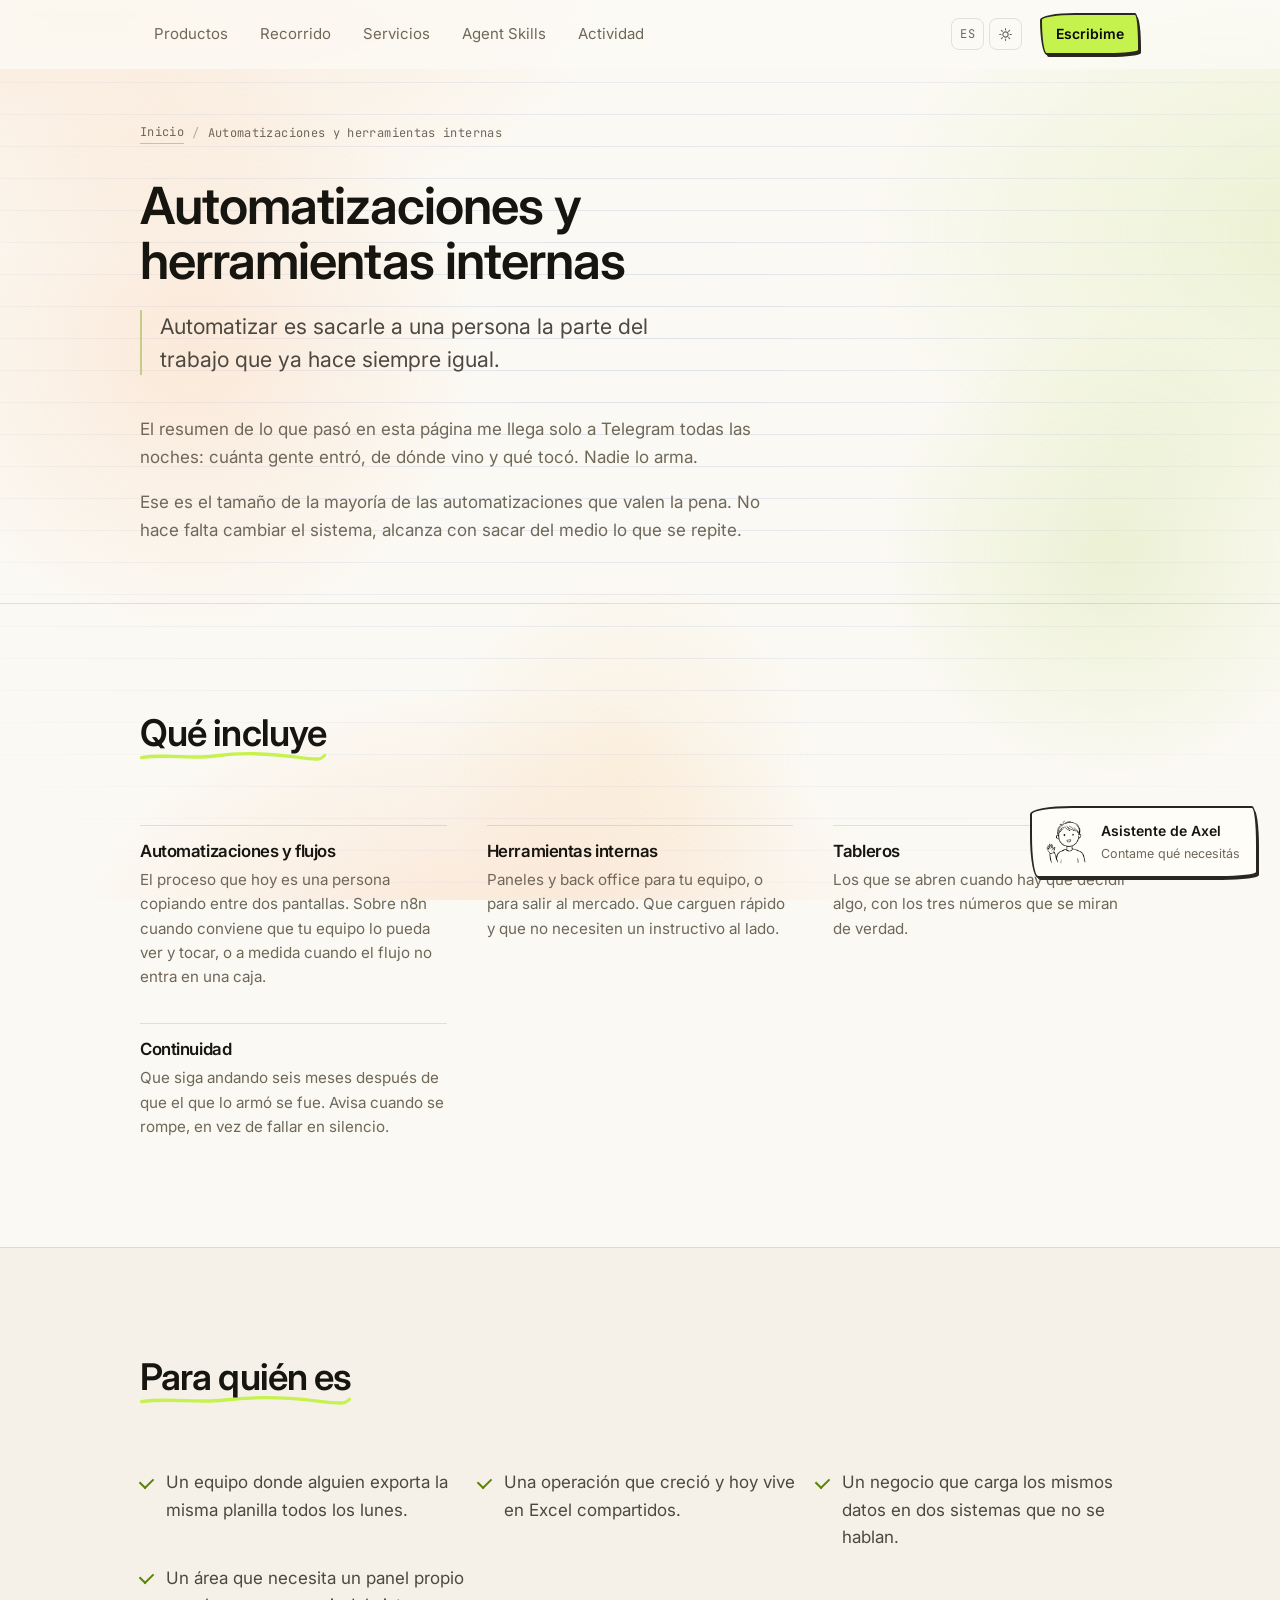
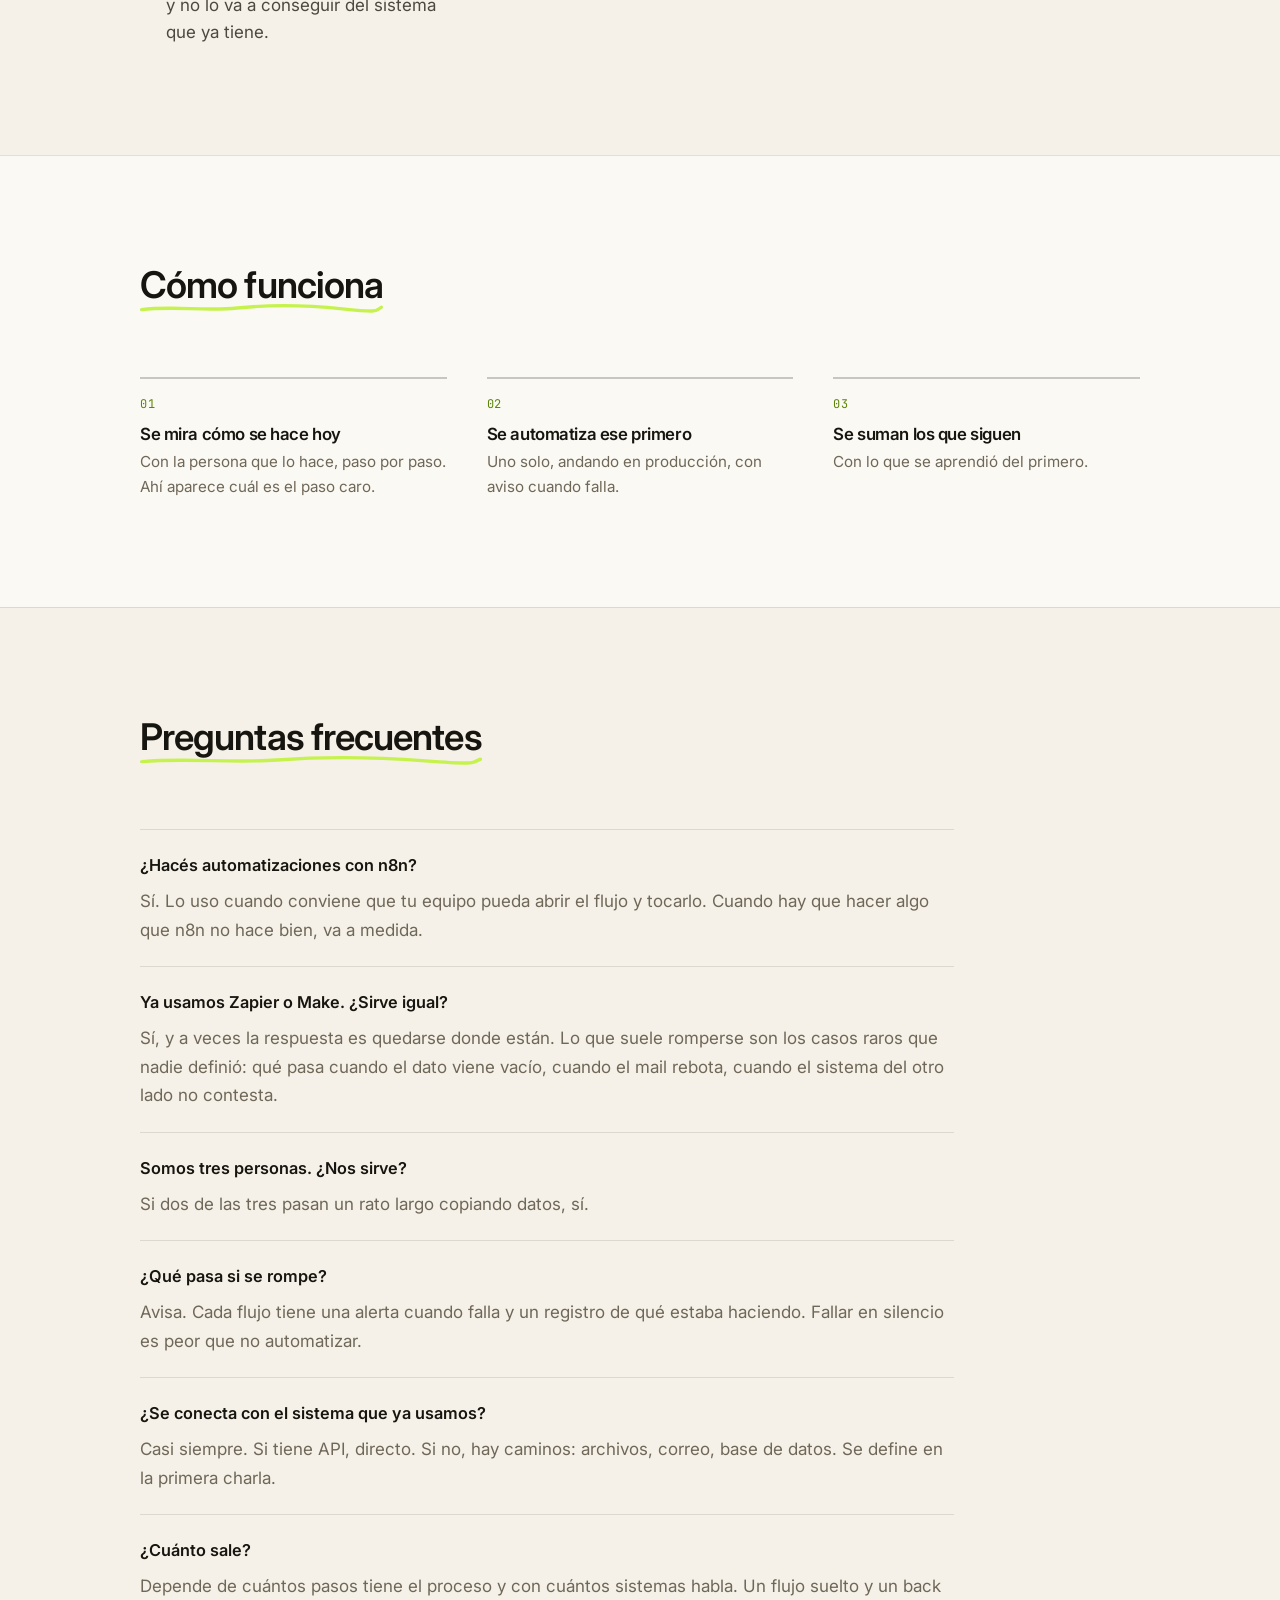
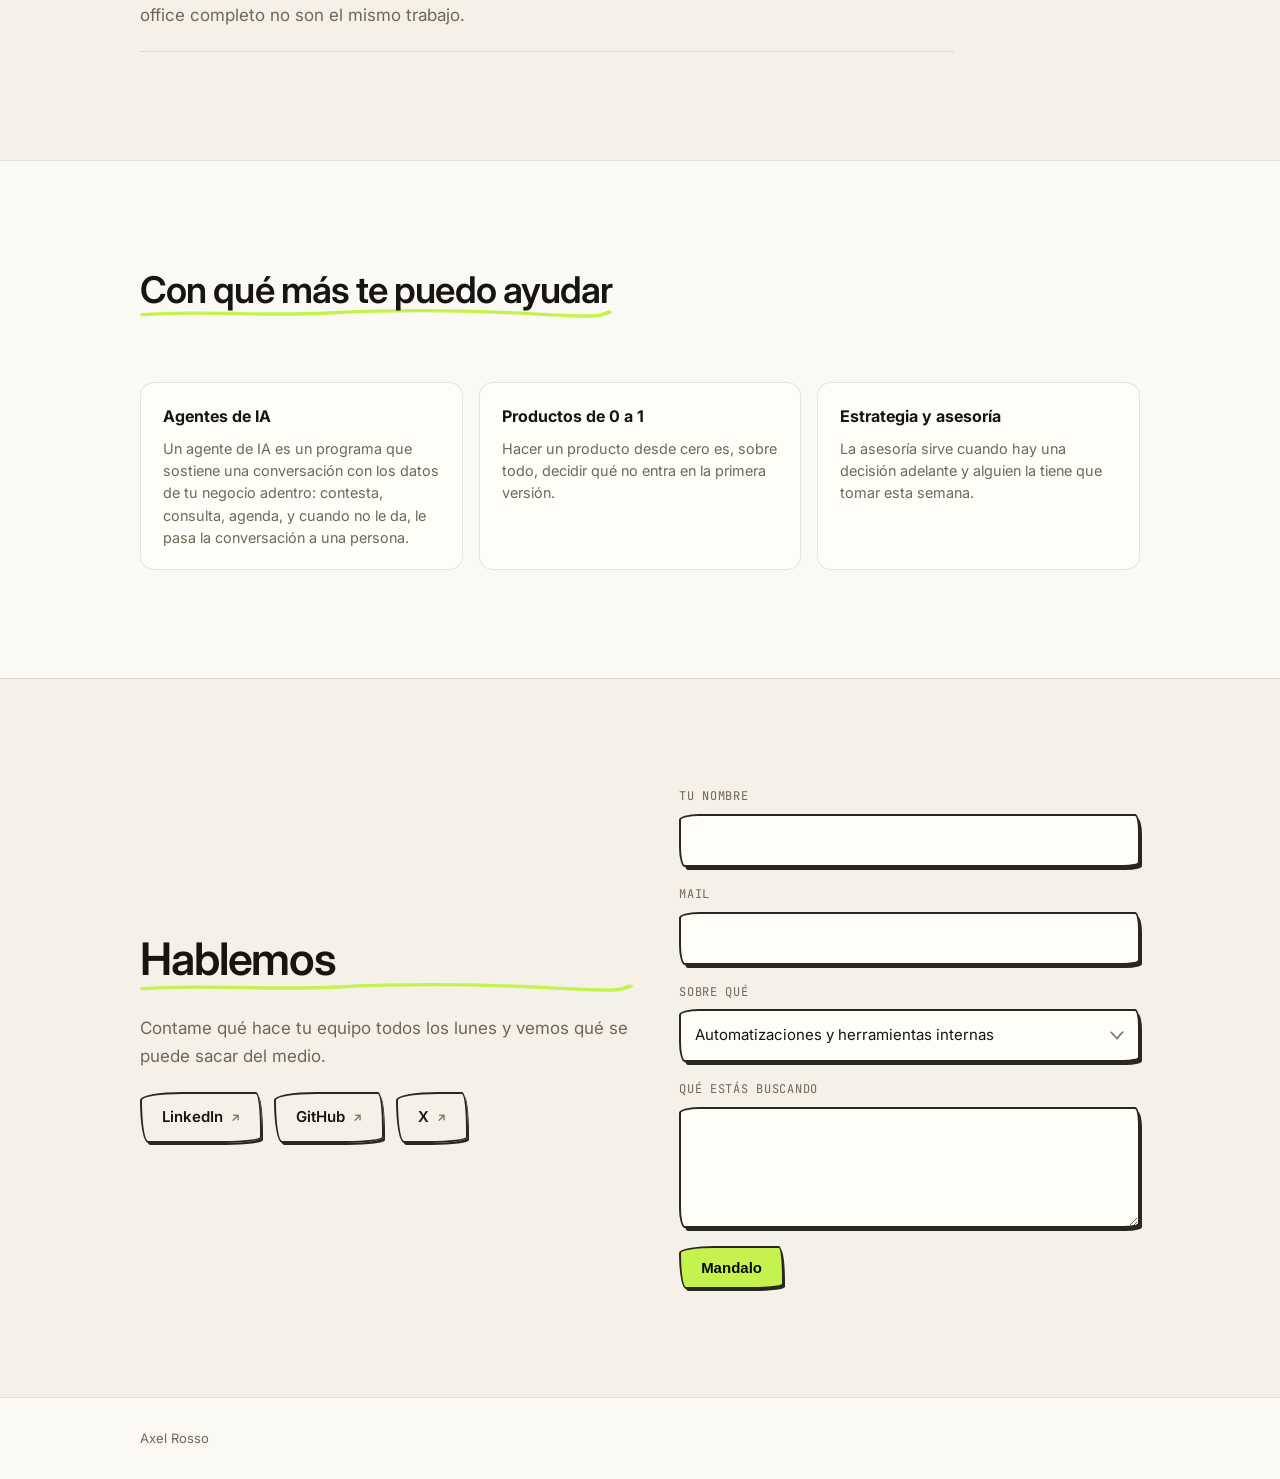
<file: automatizaciones/index.html>
<!doctype html>
<html lang="es" data-skin="doodle">
<head>
<meta charset="utf-8">
<meta name="viewport" content="width=device-width, initial-scale=1">
<title>Automatizaciones y herramientas internas · n8n y a medida · Axel Rosso</title>
<meta name="description" content="El proceso que hoy es una persona copiando entre dos pantallas, hecho software: automatizaciones con n8n o a medida, paneles internos y tableros que se abren cuando hay que decidir algo.">
<link rel="canonical" href="https://axelrosso.com/automatizaciones/">
<meta property="og:type" content="website">
<meta property="og:locale" content="es_AR">
<meta property="og:title" content="Automatizaciones y herramientas internas · n8n y a medida · Axel Rosso">
<meta property="og:description" content="El proceso que hoy es una persona copiando entre dos pantallas, hecho software: automatizaciones con n8n o a medida, paneles internos y tableros que se abren cuando hay que decidir algo.">
<meta property="og:url" content="https://axelrosso.com/automatizaciones/">
<meta property="og:image" content="https://axelrosso.com/assets/og.jpg?v=1">
<meta property="og:image:width" content="1200">
<meta property="og:image:height" content="630">
<meta property="og:image:alt" content="Un dibujo a mano de alguien saludando.">
<meta name="twitter:card" content="summary_large_image">
<meta name="twitter:creator" content="@ArrobAxel">
<meta name="theme-color" content="#FBFAF7">
<!-- 🔴 EL .ICO DE LA RAIZ VA PRIMERO Y SIN VERSION EN LA URL. Google saca
     el icono del resultado de busqueda de lo que declara la portada, pero
     su rastreador pide `/favicon.ico` igual y hasta hoy eso daba 404. Y
     pide una URL estable: un `?v=` es una URL que cambia. El png queda
     detras para la pestaña del navegador, que es donde el cache-buster si
     hace falta. -->
<link rel="icon" href="/favicon.ico" sizes="any">
<link rel="icon" type="image/png" href="../assets/favicon.png?v=1">
<link rel="apple-touch-icon" href="../assets/apple-touch-icon.png?v=1">
<link rel="preconnect" href="https://fonts.googleapis.com">
<link rel="preconnect" href="https://fonts.gstatic.com" crossorigin>
<link rel="stylesheet" href="https://fonts.googleapis.com/css2?family=Inter:wght@400;500;600;700&family=JetBrains+Mono:wght@400;500&display=swap">
<link rel="stylesheet" href="../assets/style.css?v=95">
<link rel="stylesheet" href="../assets/doodle.css?v=4">
<script>
/* Runs before the body parses, so the page never flashes the wrong theme or
   the wrong language.

   A stored choice always wins. What follows only decides what somebody sees on
   their very first visit, and the toggles are in the bar either way.

   🔴 LIGHT BY DEFAULT, AND prefers-color-scheme IS DELIBERATELY IGNORED. Most
   people never touched that setting, so on a laptop it mostly reports whatever
   the OS shipped with rather than a preference. The skin is drawn ink, and ink
   on paper is what it was designed for: dark is a good version of it, light is
   the one it was drawn as.

   🔴 SPANISH BY DEFAULT, AND THE TEST IS WHERE THEY ARE, NOT WHAT THEIR BROWSER
   IS SET TO. navigator.language answers a different question: plenty of people
   in Latin America run their browser in English without wanting to read this
   page in it. Time zone is the only location signal available with no network
   call and no consent to ask for, and it is not spoofed by accident.

   ⚠️ THE ZONE LIST IS THE US AND CANADA ENUMERATED, NOT `America/` AS A PREFIX.
   Buenos Aires, Mexico City and Sao Paulo are all `America/` too, so a prefix
   would put the whole continent into English, which is the exact opposite of
   what was asked. Enumerated it can only ever be incomplete, never wrong: an
   unlisted zone falls to Spanish, which is the default anyway. navigator
   .language stays as a second chance, so en-US and en-CA also get English even
   from a zone that is not on the list. */
(function () {
  var d = document.documentElement;
  d.classList.add('js');

  /* 🔴 SOLO LA ZONA HORARIA DECIDE, Y navigator.language NO PARTICIPA. Estaba
     como segunda oportunidad, y era el error: alguien en Buenos Aires con el
     navegador en inglés, que es medio gremio, caía en inglés. La pregunta es
     dónde está la persona, no en qué idioma tiene puesto el Chrome.

     ⚠️ La lista es enumerada y por eso está completa a propósito: ahora que es
     la única señal, una zona que falte manda a alguien de Estados Unidos a
     castellano. Enumerar sigue siendo lo correcto contra usar `America/` como
     prefijo, porque Buenos Aires, México y São Paulo también son `America/` y
     eso mandaría el continente entero a inglés.

     Los prefijos de abajo cubren las zonas con subcarpeta (Indiana, Kentucky,
     Dakota del Norte) y los alias viejos `US/` y `Canada/` que algunos
     navegadores todavía reportan. */
  var ZONAS = (
    /* Estados Unidos */
    'America/New_York America/Detroit America/Chicago America/Denver ' +
    'America/Phoenix America/Los_Angeles America/Anchorage America/Adak ' +
    'America/Boise America/Juneau America/Sitka America/Nome America/Menominee ' +
    'America/Metlakatla America/Yakutat Pacific/Honolulu ' +
    /* Canadá */
    'America/Toronto America/Vancouver America/Edmonton America/Winnipeg ' +
    'America/Halifax America/St_Johns America/Regina America/Moncton ' +
    'America/Whitehorse America/Yellowknife America/Iqaluit America/Dawson ' +
    'America/Dawson_Creek America/Fort_Nelson America/Creston America/Inuvik ' +
    'America/Cambridge_Bay America/Rankin_Inlet America/Resolute ' +
    'America/Swift_Current America/Atikokan America/Glace_Bay ' +
    'America/Goose_Bay America/Blanc-Sablon '
  );

  function enNorteamerica() {
    var zona = '';
    try { zona = Intl.DateTimeFormat().resolvedOptions().timeZone || ''; } catch (e) {}
    if (!zona) return false;
    if (ZONAS.indexOf(zona + ' ') > -1) return true;
    return zona.indexOf('America/Indiana/') === 0 ||
           zona.indexOf('America/Kentucky/') === 0 ||
           zona.indexOf('America/North_Dakota/') === 0 ||
           zona.indexOf('US/') === 0 ||
           zona.indexOf('Canada/') === 0;
  }

  var theme, lang;
  try { theme = localStorage.getItem('site-theme'); lang = localStorage.getItem('site-lang'); } catch (e) {}
  if (theme !== 'light' && theme !== 'dark') theme = 'light';
  if (lang !== 'es' && lang !== 'en') lang = enNorteamerica() ? 'en' : 'es';

  /* 🔴 EL IDIOMA AHORA ES UNA URL Y NO UNA CLASE. `/` viene en castellano y
     `/en/` en ingles, con el texto adentro del HTML: es lo unico que hace que
     un buscador vea la version en castellano, porque rastrea desde Estados
     Unidos y con la regla de la zona horaria siempre le tocaba ingles.

     La regla de arriba no cambio: decide, y si lo que decidio no coincide con
     la pagina que se esta cargando, se cambia de direccion.

     ⚠️ `location.replace` y no `location.href`: con `href` queda una entrada en
     el historial y el boton de volver del navegador rebota entre las dos
     versiones sin poder salir.

     ⚠️ Y no se toca `lang` si ya coincide, ni se redirige a nadie que haya
     elegido a mano: `guardado` gana siempre. */
  var ruta = window.location.pathname.replace(/index\.html$/, '');
  var esPortada = ruta === '/' || ruta === '/en/' || ruta === '';
  var paginaActual = (ruta === '/en/') ? 'en' : 'es';

  /* ⚠️ EN UN SOLO SENTIDO: de la raiz al ingles, nunca de `/en/` al castellano.
     Quien abre `/en/` ya pidio ingles, sea porque siguio un enlace o porque lo
     encontro asi en un buscador, y devolverlo es discutirle. Ademas protege a
     esa pagina de que un rastreador que no venga de Estados Unidos la vea
     rebotar, que es la forma mas rapida de que no la indexe.

     ⚠️ Y solo en la portada, con la ruta comparada entera. Las paginas de
     servicio existen unicamente en castellano: mandando a `/` a cualquiera con
     el ingles guardado, quien abre `/agentes-de-ia/` termina en la portada sin
     la pagina que fue a buscar. Con `indexOf('/en')` cualquier ruta que empiece
     con esas dos letras se tomaria por la version en ingles. */
  if (ruta !== '/en/' && esPortada && lang === 'en') {
    window.location.replace('/en/' + window.location.search + window.location.hash);
    return;
  }
  lang = paginaActual;

  d.setAttribute('data-theme', theme);
  d.setAttribute('data-lang', lang);
  d.setAttribute('lang', lang);
  var m = document.querySelector('meta[name="theme-color"]');
  if (m) m.setAttribute('content', theme === 'light' ? '#fbfaf7' : '#08090b');
})();
</script>
<script type="application/ld+json">
{
 "@context": "https://schema.org",
 "@graph": [
  {
   "@type": "Person",
   "@id": "https://axelrosso.com/#axel",
   "name": "Axel Rosso",
   "url": "https://axelrosso.com/"
  },
  {
   "@type": "Service",
   "@id": "https://axelrosso.com/automatizaciones/#servicio",
   "name": "Automatizaciones y herramientas internas",
   "serviceType": "Automatizaciones y herramientas internas",
   "url": "https://axelrosso.com/automatizaciones/",
   "description": "Automatizar es sacarle a una persona la parte del trabajo que ya hace siempre igual.",
   "provider": {
    "@id": "https://axelrosso.com/#axel"
   },
   "areaServed": [
    {
     "@type": "Country",
     "name": "Argentina"
    },
    {
     "@type": "Country",
     "name": "Chile"
    },
    {
     "@type": "Country",
     "name": "México"
    },
    {
     "@type": "Country",
     "name": "Uruguay"
    },
    {
     "@type": "Country",
     "name": "Colombia"
    },
    {
     "@type": "Country",
     "name": "Perú"
    },
    {
     "@type": "Country",
     "name": "España"
    }
   ],
   "availableLanguage": [
    "es",
    "en"
   ],
   "availableChannel": {
    "@type": "ServiceChannel",
    "serviceUrl": "https://axelrosso.com/automatizaciones/#contact"
   },
   "hasOfferCatalog": {
    "@type": "OfferCatalog",
    "name": "Automatizaciones y herramientas internas",
    "itemListElement": [
     {
      "@type": "Offer",
      "itemOffered": {
       "@type": "Service",
       "name": "Automatizaciones y flujos",
       "description": "El proceso que hoy es una persona copiando entre dos pantallas. Sobre n8n cuando conviene que tu equipo lo pueda ver y tocar, o a medida cuando el flujo no entra en una caja."
      }
     },
     {
      "@type": "Offer",
      "itemOffered": {
       "@type": "Service",
       "name": "Herramientas internas",
       "description": "Paneles y back office para tu equipo, o para salir al mercado. Que carguen rápido y que no necesiten un instructivo al lado."
      }
     },
     {
      "@type": "Offer",
      "itemOffered": {
       "@type": "Service",
       "name": "Tableros",
       "description": "Los que se abren cuando hay que decidir algo, con los tres números que se miran de verdad."
      }
     },
     {
      "@type": "Offer",
      "itemOffered": {
       "@type": "Service",
       "name": "Continuidad",
       "description": "Que siga andando seis meses después de que el que lo armó se fue. Avisa cuando se rompe, en vez de fallar en silencio."
      }
     }
    ]
   }
  },
  {
   "@type": "FAQPage",
   "@id": "https://axelrosso.com/automatizaciones/#preguntas",
   "mainEntity": [
    {
     "@type": "Question",
     "name": "¿Hacés automatizaciones con n8n?",
     "acceptedAnswer": {
      "@type": "Answer",
      "text": "Sí. Lo uso cuando conviene que tu equipo pueda abrir el flujo y tocarlo. Cuando hay que hacer algo que n8n no hace bien, va a medida."
     }
    },
    {
     "@type": "Question",
     "name": "Ya usamos Zapier o Make. ¿Sirve igual?",
     "acceptedAnswer": {
      "@type": "Answer",
      "text": "Sí, y a veces la respuesta es quedarse donde están. Lo que suele romperse son los casos raros que nadie definió: qué pasa cuando el dato viene vacío, cuando el mail rebota, cuando el sistema del otro lado no contesta."
     }
    },
    {
     "@type": "Question",
     "name": "Somos tres personas. ¿Nos sirve?",
     "acceptedAnswer": {
      "@type": "Answer",
      "text": "Si dos de las tres pasan un rato largo copiando datos, sí."
     }
    },
    {
     "@type": "Question",
     "name": "¿Qué pasa si se rompe?",
     "acceptedAnswer": {
      "@type": "Answer",
      "text": "Avisa. Cada flujo tiene una alerta cuando falla y un registro de qué estaba haciendo. Fallar en silencio es peor que no automatizar."
     }
    },
    {
     "@type": "Question",
     "name": "¿Se conecta con el sistema que ya usamos?",
     "acceptedAnswer": {
      "@type": "Answer",
      "text": "Casi siempre. Si tiene API, directo. Si no, hay caminos: archivos, correo, base de datos. Se define en la primera charla."
     }
    },
    {
     "@type": "Question",
     "name": "¿Cuánto sale?",
     "acceptedAnswer": {
      "@type": "Answer",
      "text": "Depende de cuántos pasos tiene el proceso y con cuántos sistemas habla. Un flujo suelto y un back office completo no son el mismo trabajo."
     }
    }
   ]
  },
  {
   "@type": "BreadcrumbList",
   "itemListElement": [
    {
     "@type": "ListItem",
     "position": 1,
     "name": "Inicio",
     "item": "https://axelrosso.com/"
    },
    {
     "@type": "ListItem",
     "position": 2,
     "name": "Automatizaciones y herramientas internas",
     "item": "https://axelrosso.com/automatizaciones/"
    }
   ]
  }
 ]
}
</script>
</head>
<body>
<div class="bg" aria-hidden="true">
  <span class="bg__wash"></span>
  <span class="bg__grid"></span>
  <span class="bg__orb bg__orb--1"></span>
  <span class="bg__orb bg__orb--2"></span>
  <span class="bg__orb bg__orb--3"></span>
</div>
<div class="grain" aria-hidden="true"></div>
<a class="skip" href="#main">Saltar al contenido</a>

<header class="nav">
  <div class="progress" aria-hidden="true"><span id="progress-bar"></span></div>
  <div class="wrap nav__inner">
    <nav class="nav__links" aria-label="Sections">
      <a href="/#work">Productos</a>
      <a href="/#experience">Recorrido</a>
      <a href="/#services">Servicios</a>
      <a href="/#skills">Agent Skills</a>
      <a href="/#activity">Actividad</a>
    </nav>

    <div class="nav__end">
      <div class="switches">
        <button class="sw" id="lang-toggle" type="button" aria-label="Cambiar idioma / Switch language"><span id="lang-label">ES</span></button>
        <button class="sw" id="theme-toggle" type="button" aria-label="Switch theme">
          <svg class="sw__moon" viewBox="0 0 24 24" fill="none" stroke="currentColor" stroke-width="1.7" stroke-linecap="round" stroke-linejoin="round" aria-hidden="true"><path d="M20 14.5A8.5 8.5 0 0 1 9.5 4a8.5 8.5 0 1 0 10.5 10.5Z"/></svg>
          <svg class="sw__sun" viewBox="0 0 24 24" fill="none" stroke="currentColor" stroke-width="1.7" stroke-linecap="round" aria-hidden="true"><circle cx="12" cy="12" r="4.2"/><path d="M12 2.6v2.2M12 19.2v2.2M2.6 12h2.2M19.2 12h2.2M5.4 5.4l1.6 1.6M17 17l1.6 1.6M18.6 5.4 17 7M7 17l-1.6 1.6"/></svg>
        </button>
      </div>
      <a class="btn btn--sm" href="#contact">Escribime</a>
    </div>
  </div>
</header>

<main id="main">
  <article class="srv">
    <div class="wrap">
      <nav class="miga" aria-label="Dónde estás"><a href="/">Inicio</a><span aria-hidden="true">/</span><span aria-current="page">Automatizaciones y herramientas internas</span></nav>
      <header class="srv__head">
        <h1>Automatizaciones y herramientas internas</h1>
        <p class="srv__respuesta">Automatizar es sacarle a una persona la parte del trabajo que ya hace siempre igual.</p>
      </header>
      <div class="srv__intro">
        <p>El resumen de lo que pasó en esta página me llega solo a Telegram todas las noches: cuánta gente entró, de dónde vino y qué tocó. Nadie lo arma.</p>
        <p>Ese es el tamaño de la mayoría de las automatizaciones que valen la pena. No hace falta cambiar el sistema, alcanza con sacar del medio lo que se repite.</p>
      </div>
    </div>
  </article>
  <section class="section">
    <div class="wrap">
      <div class="section__head"><h2>Qué incluye</h2></div>
      <ul class="srv__lista">
        <li><h3>Automatizaciones y flujos</h3><p>El proceso que hoy es una persona copiando entre dos pantallas. Sobre n8n cuando conviene que tu equipo lo pueda ver y tocar, o a medida cuando el flujo no entra en una caja.</p></li>
        <li><h3>Herramientas internas</h3><p>Paneles y back office para tu equipo, o para salir al mercado. Que carguen rápido y que no necesiten un instructivo al lado.</p></li>
        <li><h3>Tableros</h3><p>Los que se abren cuando hay que decidir algo, con los tres números que se miran de verdad.</p></li>
        <li><h3>Continuidad</h3><p>Que siga andando seis meses después de que el que lo armó se fue. Avisa cuando se rompe, en vez de fallar en silencio.</p></li>
      </ul>
    </div>
  </section>
  <section class="section section--alt">
    <div class="wrap">
      <div class="section__head"><h2>Para quién es</h2></div>
      <ul class="srv__quien">
        <li>Un equipo donde alguien exporta la misma planilla todos los lunes.</li>
        <li>Una operación que creció y hoy vive en Excel compartidos.</li>
        <li>Un negocio que carga los mismos datos en dos sistemas que no se hablan.</li>
        <li>Un área que necesita un panel propio y no lo va a conseguir del sistema que ya tiene.</li>
      </ul>
    </div>
  </section>
  <section class="section">
    <div class="wrap">
      <div class="section__head"><h2>Cómo funciona</h2></div>
      <ol class="srv__pasos">
        <li><span class="srv__num" aria-hidden="true">01</span><h3>Se mira cómo se hace hoy</h3><p>Con la persona que lo hace, paso por paso. Ahí aparece cuál es el paso caro.</p></li>
        <li><span class="srv__num" aria-hidden="true">02</span><h3>Se automatiza ese primero</h3><p>Uno solo, andando en producción, con aviso cuando falla.</p></li>
        <li><span class="srv__num" aria-hidden="true">03</span><h3>Se suman los que siguen</h3><p>Con lo que se aprendió del primero.</p></li>
      </ol>
    </div>
  </section>
  <section class="section section--alt" id="preguntas">
    <div class="wrap">
      <div class="section__head"><h2>Preguntas frecuentes</h2></div>
      <dl class="srv__faq">
        <div class="srv__qa"><dt>¿Hacés automatizaciones con n8n?</dt><dd>Sí. Lo uso cuando conviene que tu equipo pueda abrir el flujo y tocarlo. Cuando hay que hacer algo que n8n no hace bien, va a medida.</dd></div>
        <div class="srv__qa"><dt>Ya usamos Zapier o Make. ¿Sirve igual?</dt><dd>Sí, y a veces la respuesta es quedarse donde están. Lo que suele romperse son los casos raros que nadie definió: qué pasa cuando el dato viene vacío, cuando el mail rebota, cuando el sistema del otro lado no contesta.</dd></div>
        <div class="srv__qa"><dt>Somos tres personas. ¿Nos sirve?</dt><dd>Si dos de las tres pasan un rato largo copiando datos, sí.</dd></div>
        <div class="srv__qa"><dt>¿Qué pasa si se rompe?</dt><dd>Avisa. Cada flujo tiene una alerta cuando falla y un registro de qué estaba haciendo. Fallar en silencio es peor que no automatizar.</dd></div>
        <div class="srv__qa"><dt>¿Se conecta con el sistema que ya usamos?</dt><dd>Casi siempre. Si tiene API, directo. Si no, hay caminos: archivos, correo, base de datos. Se define en la primera charla.</dd></div>
        <div class="srv__qa"><dt>¿Cuánto sale?</dt><dd>Depende de cuántos pasos tiene el proceso y con cuántos sistemas habla. Un flujo suelto y un back office completo no son el mismo trabajo.</dd></div>
      </dl>
    </div>
  </section>
  <section class="section">
    <div class="wrap">
      <div class="section__head"><h2>Con qué más te puedo ayudar</h2></div>
      <ul class="srv__otros">
        <li><a href="/agentes-de-ia/"><strong>Agentes de IA</strong><span>Un agente de IA es un programa que sostiene una conversación con los datos de tu negocio adentro: contesta, consulta, agenda, y cuando no le da, le pasa la conversación a una persona.</span></a></li>
        <li><a href="/producto-desde-cero/"><strong>Productos de 0 a 1</strong><span>Hacer un producto desde cero es, sobre todo, decidir qué no entra en la primera versión.</span></a></li>
        <li><a href="/asesoria-ia/"><strong>Estrategia y asesoría</strong><span>La asesoría sirve cuando hay una decisión adelante y alguien la tiene que tomar esta semana.</span></a></li>
      </ul>
    </div>
  </section>
  <section id="contact" class="section section--alt contact">
    <div class="wrap">
      <div class="contact__grid">
        <div class="contact__side">
          <h2>Hablemos</h2>
          <p class="contact__lede">Contame qué hace tu equipo todos los lunes y vemos qué se puede sacar del medio.</p>
          <div class="contact__redes">
            <a class="btn btn--ghost" href="https://www.linkedin.com/in/axelrosso/" rel="me noopener" target="_blank">LinkedIn<span class="arrow" aria-hidden="true">↗</span></a>
            <a class="btn btn--ghost" href="https://github.com/MR-Axel" rel="me noopener" target="_blank">GitHub<span class="arrow" aria-hidden="true">↗</span></a>
            <a class="btn btn--ghost" href="https://x.com/ArrobAxel" rel="me noopener" target="_blank">X<span class="arrow" aria-hidden="true">↗</span></a>
          </div>
        </div>

        <form class="form" id="contact-form" autocomplete="on">
          <div class="field">
            <label for="f-name" data-t>Tu nombre</label>
            <input id="f-name" name="nombre" type="text" required minlength="2" maxlength="80" autocomplete="name">
          </div>
          <div class="field">
            <label for="f-mail" data-t>Mail</label>
            <input id="f-mail" name="mail" type="email" required maxlength="120" autocomplete="email">
          </div>
          <div class="field">
            <label for="f-tema" data-t>Sobre qué</label>
            <select id="f-tema" name="tema" required>
              <option value="otro" data-t>Otro</option>
              <option value="agentes" data-t>Agentes de IA</option>
              <option value="servicio" data-t>Agentes como servicio</option>
              <option value="online" data-t>Tu negocio online</option>
              <option value="cero" data-t>Productos de 0 a 1</option>
              <option value="automatizacion" data-t selected>Automatizaciones y herramientas internas</option>
              <option value="estrategia" data-t>Estrategia y asesoría</option>
              <option value="generativa" data-t>Producción generativa</option>
            </select>
          </div>
          <div class="field">
            <label for="f-what" data-t>Qué estás buscando</label>
            <textarea id="f-what" name="busca" required minlength="10" maxlength="2000" rows="4"></textarea>
          </div>

          <div class="trampa" aria-hidden="true">
            <label for="f-web">Website</label>
            <input id="f-web" name="web" type="text" tabindex="-1" autocomplete="off">
          </div>

          <button class="btn" type="submit" data-t>Mandalo</button>

          <p class="form__msg" data-estado="enviando" hidden>Mandando.</p>
          <p class="form__msg form__msg--ok" data-estado="listo" hidden>Llegó. Los leo yo y contesto desde mi correo, casi siempre dentro del día.</p>
          <p class="form__msg form__msg--mal" data-estado="error" hidden>No salió. Por LinkedIn le pego la vuelta y lo veo igual.</p>
        </form>
      </div>
    </div>
  </section>
</main>

<svg width="0" height="0" aria-hidden="true" style="position:absolute">
  <filter id="tiembla" x="-20%" y="-20%" width="140%" height="140%">
    <feTurbulence type="fractalNoise" baseFrequency="0.028" numOctaves="3" seed="7" result="ruido"/>
    <feDisplacementMap in="SourceGraphic" in2="ruido" scale="1.9"
                       xChannelSelector="R" yChannelSelector="G"/>
  </filter>
</svg>


<div class="lima" id="lima" hidden>
  <button class="lima__launch" id="lima-launch" type="button"
          aria-expanded="false" aria-controls="lima-panel">
    <img class="lima__cara" src="../assets/doodles/asistente.png" alt="" width="512" height="561" aria-hidden="true">
    <span class="lima__pitch">
      <strong data-t>Asistente de Axel</strong>
      <span data-t>Contame qué necesitás</span>
    </span>
  </button>

  <section class="lima__panel" id="lima-panel" aria-labelledby="lima-title" hidden>
    <header class="lima__head">
      <img class="lima__cara lima__cara--grande" src="../assets/doodles/asistente.png" alt="" width="512" height="561" aria-hidden="true">
      <span class="lima__who">
        <strong id="lima-title" data-t>Asistente de Axel</strong>
      </span>
      <button class="lima__x" id="lima-close" type="button">
        <span class="oculto" data-t>Cerrar</span>
        <span aria-hidden="true">×</span>
      </button>
    </header>

    <div class="lima__log" id="lima-log" role="log" aria-live="polite"></div>

    <form class="lima__ask" id="lima-ask">
      <label class="oculto" for="lima-input" data-t>Tu mensaje</label>
      <input id="lima-input" type="text" maxlength="1200" autocomplete="off"
             required>
      <button class="lima__send" type="submit">
        <span class="oculto" data-t>Mandar</span>
        <span aria-hidden="true">→</span>
      </button>
    </form>
  </section>

  <div class="lima__strings" hidden>
    <p data-frase="hola">Hola, soy el asistente de este sitio. Contame qué estás tratando de construir o de arreglar y te oriento, o te paso derecho con Axel.</p>
    <p data-frase="pensando">Pensando.</p>
    <p data-frase="dejar">Dejar mis datos</p>
    <p data-frase="caido">Algo se rompió de mi lado. El formulario de más arriba le llega igual.</p>
  </div>
</div>


<footer class="foot">
  <div class="wrap foot__inner">
    <p>Axel Rosso</p>
  </div>
</footer>

<script src="../assets/medir.js?v=2" defer></script>
<script src="../assets/i18n.js?v=64"></script>
<script src="../assets/app.js?v=43"></script>
<script src="../assets/interact.js?v=3" defer></script>
<script src="../assets/form.js?v=6" defer></script>
<script src="../assets/mobile.js?v=8" defer></script>
<script src="../assets/lima.js?v=2" defer></script>
</body>
</html>
</file>
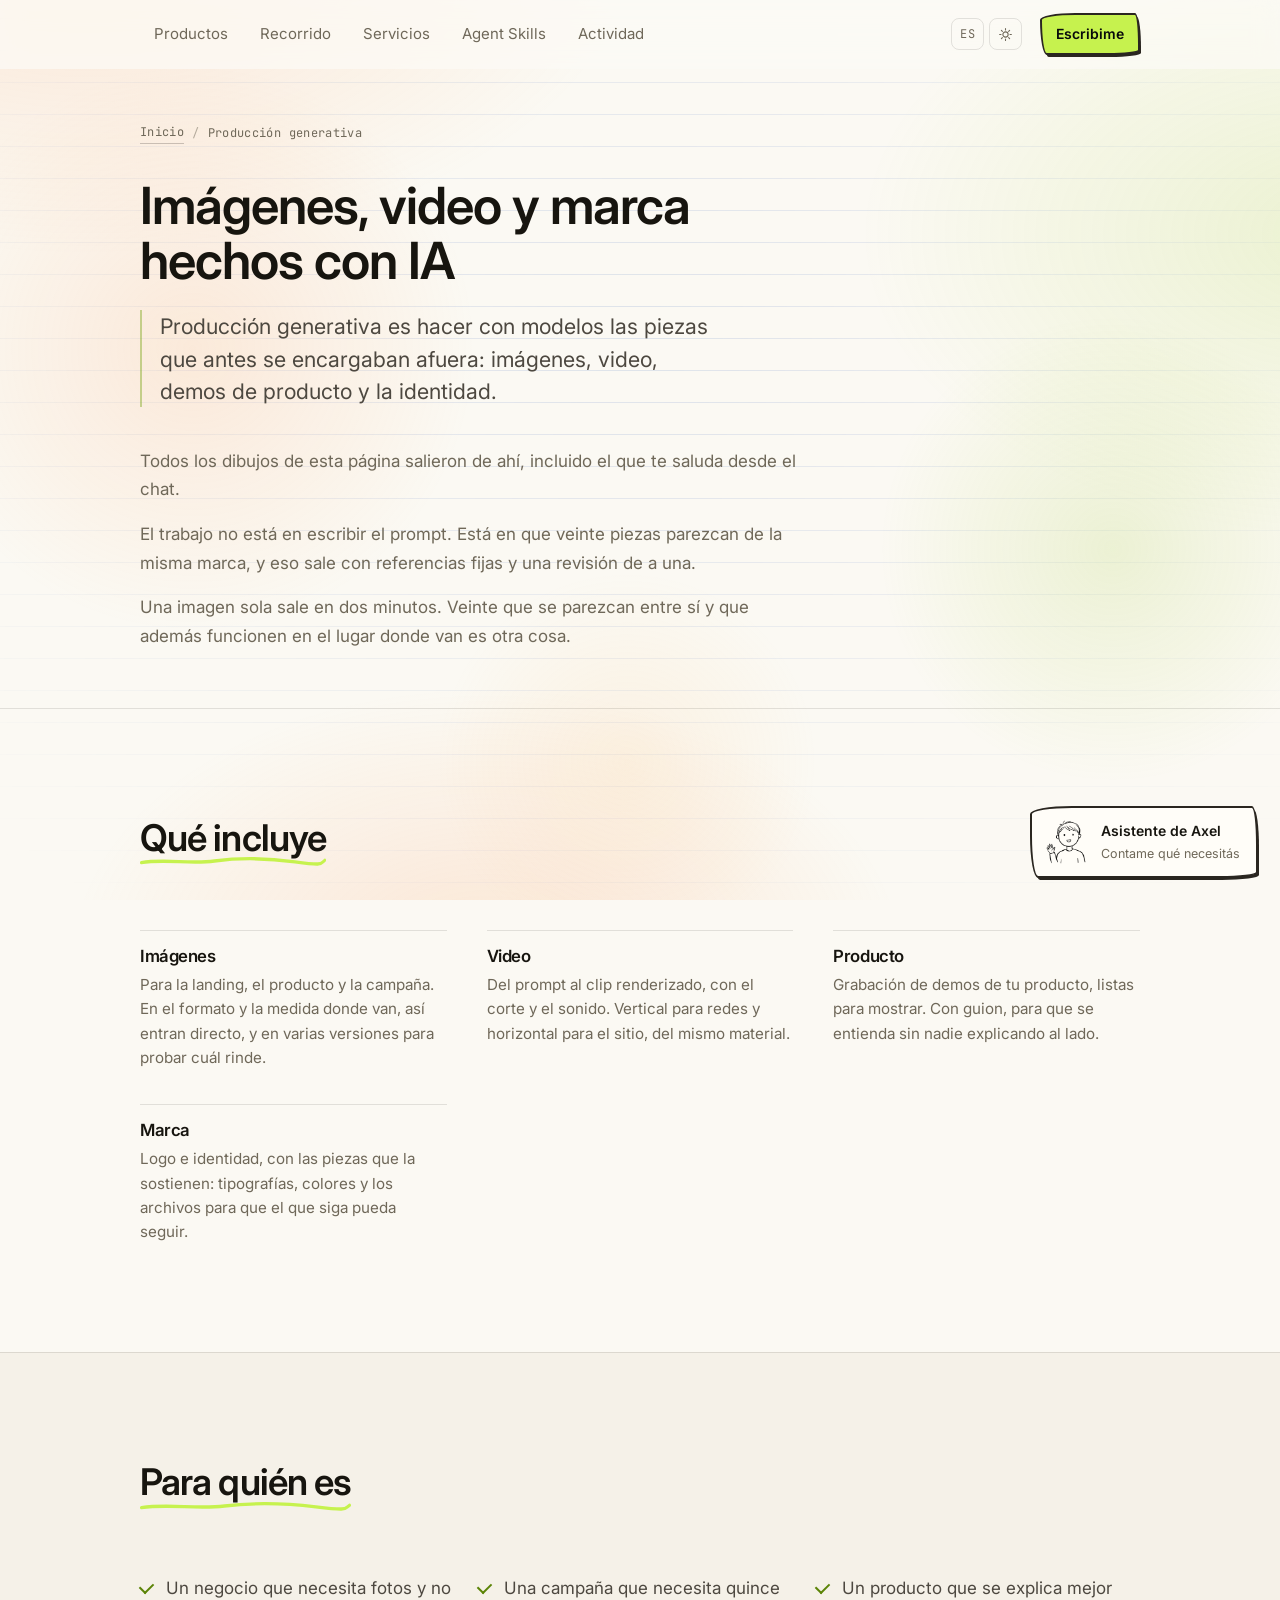
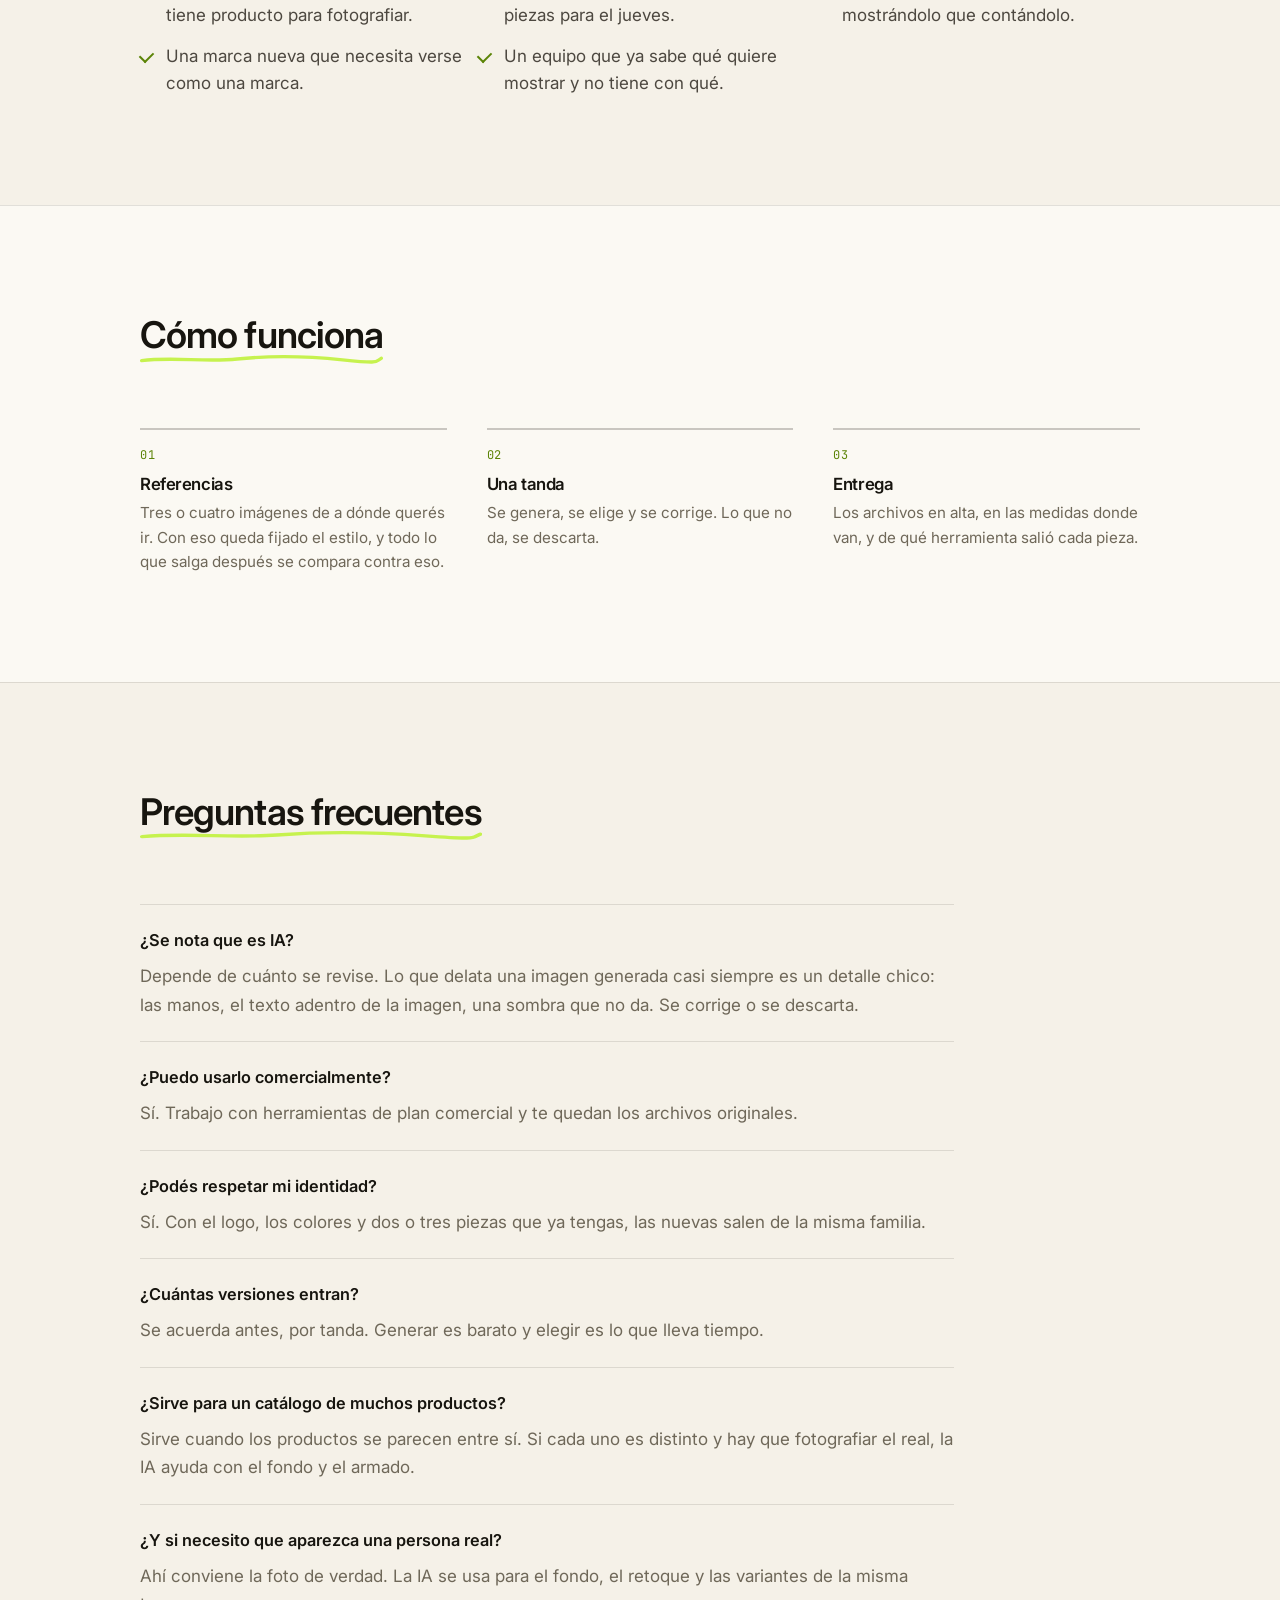
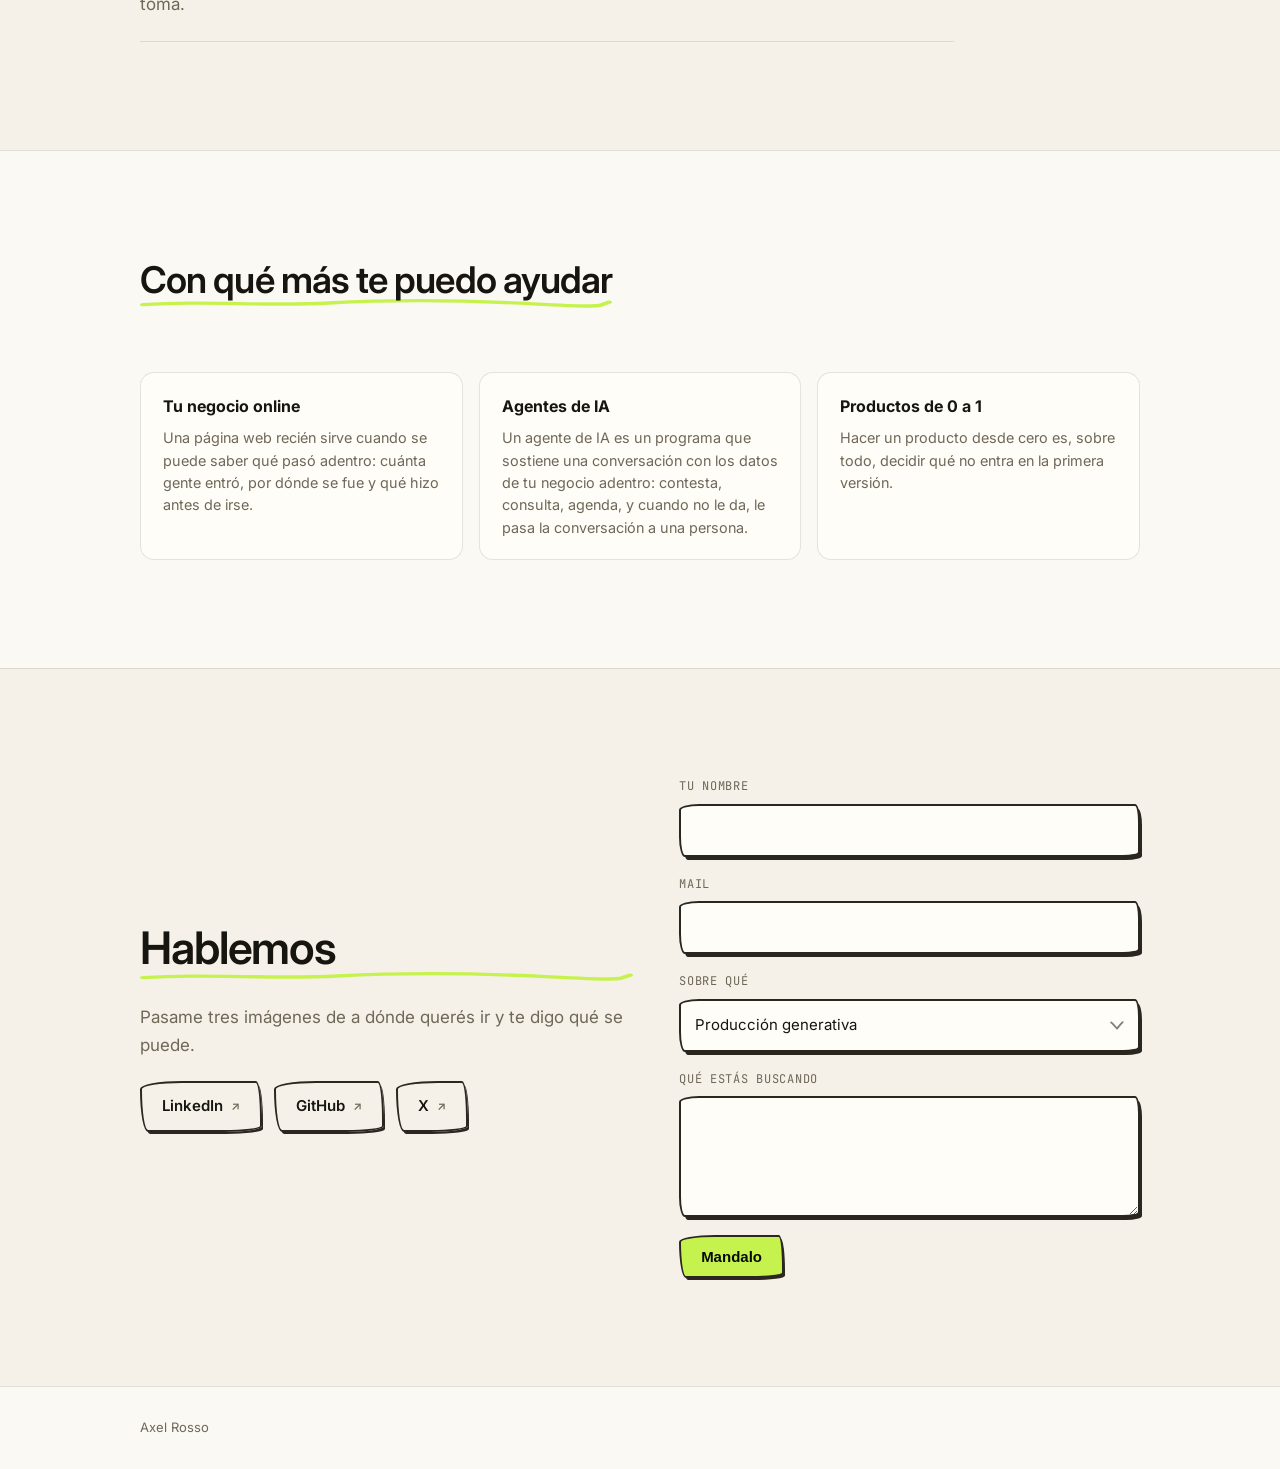
<file: contenido-con-ia/index.html>
<!doctype html>
<html lang="es" data-skin="doodle">
<head>
<meta charset="utf-8">
<meta name="viewport" content="width=device-width, initial-scale=1">
<title>Imágenes, video y marca con IA · Producción generativa · Axel Rosso</title>
<meta name="description" content="Imágenes para la landing y las campañas, video del prompt al clip terminado, demos grabadas de tu producto, y la identidad con las piezas que la sostienen.">
<link rel="canonical" href="https://axelrosso.com/contenido-con-ia/">
<meta property="og:type" content="website">
<meta property="og:locale" content="es_AR">
<meta property="og:title" content="Imágenes, video y marca con IA · Producción generativa · Axel Rosso">
<meta property="og:description" content="Imágenes para la landing y las campañas, video del prompt al clip terminado, demos grabadas de tu producto, y la identidad con las piezas que la sostienen.">
<meta property="og:url" content="https://axelrosso.com/contenido-con-ia/">
<meta property="og:image" content="https://axelrosso.com/assets/og.jpg?v=1">
<meta property="og:image:width" content="1200">
<meta property="og:image:height" content="630">
<meta property="og:image:alt" content="Un dibujo a mano de alguien saludando.">
<meta name="twitter:card" content="summary_large_image">
<meta name="twitter:creator" content="@ArrobAxel">
<meta name="theme-color" content="#FBFAF7">
<!-- 🔴 EL .ICO DE LA RAIZ VA PRIMERO Y SIN VERSION EN LA URL. Google saca
     el icono del resultado de busqueda de lo que declara la portada, pero
     su rastreador pide `/favicon.ico` igual y hasta hoy eso daba 404. Y
     pide una URL estable: un `?v=` es una URL que cambia. El png queda
     detras para la pestaña del navegador, que es donde el cache-buster si
     hace falta. -->
<link rel="icon" href="/favicon.ico" sizes="any">
<link rel="icon" type="image/png" href="../assets/favicon.png?v=1">
<link rel="apple-touch-icon" href="../assets/apple-touch-icon.png?v=1">
<link rel="preconnect" href="https://fonts.googleapis.com">
<link rel="preconnect" href="https://fonts.gstatic.com" crossorigin>
<link rel="stylesheet" href="https://fonts.googleapis.com/css2?family=Inter:wght@400;500;600;700&family=JetBrains+Mono:wght@400;500&display=swap">
<link rel="stylesheet" href="../assets/style.css?v=95">
<link rel="stylesheet" href="../assets/doodle.css?v=4">
<script>
/* Runs before the body parses, so the page never flashes the wrong theme or
   the wrong language.

   A stored choice always wins. What follows only decides what somebody sees on
   their very first visit, and the toggles are in the bar either way.

   🔴 LIGHT BY DEFAULT, AND prefers-color-scheme IS DELIBERATELY IGNORED. Most
   people never touched that setting, so on a laptop it mostly reports whatever
   the OS shipped with rather than a preference. The skin is drawn ink, and ink
   on paper is what it was designed for: dark is a good version of it, light is
   the one it was drawn as.

   🔴 SPANISH BY DEFAULT, AND THE TEST IS WHERE THEY ARE, NOT WHAT THEIR BROWSER
   IS SET TO. navigator.language answers a different question: plenty of people
   in Latin America run their browser in English without wanting to read this
   page in it. Time zone is the only location signal available with no network
   call and no consent to ask for, and it is not spoofed by accident.

   ⚠️ THE ZONE LIST IS THE US AND CANADA ENUMERATED, NOT `America/` AS A PREFIX.
   Buenos Aires, Mexico City and Sao Paulo are all `America/` too, so a prefix
   would put the whole continent into English, which is the exact opposite of
   what was asked. Enumerated it can only ever be incomplete, never wrong: an
   unlisted zone falls to Spanish, which is the default anyway. navigator
   .language stays as a second chance, so en-US and en-CA also get English even
   from a zone that is not on the list. */
(function () {
  var d = document.documentElement;
  d.classList.add('js');

  /* 🔴 SOLO LA ZONA HORARIA DECIDE, Y navigator.language NO PARTICIPA. Estaba
     como segunda oportunidad, y era el error: alguien en Buenos Aires con el
     navegador en inglés, que es medio gremio, caía en inglés. La pregunta es
     dónde está la persona, no en qué idioma tiene puesto el Chrome.

     ⚠️ La lista es enumerada y por eso está completa a propósito: ahora que es
     la única señal, una zona que falte manda a alguien de Estados Unidos a
     castellano. Enumerar sigue siendo lo correcto contra usar `America/` como
     prefijo, porque Buenos Aires, México y São Paulo también son `America/` y
     eso mandaría el continente entero a inglés.

     Los prefijos de abajo cubren las zonas con subcarpeta (Indiana, Kentucky,
     Dakota del Norte) y los alias viejos `US/` y `Canada/` que algunos
     navegadores todavía reportan. */
  var ZONAS = (
    /* Estados Unidos */
    'America/New_York America/Detroit America/Chicago America/Denver ' +
    'America/Phoenix America/Los_Angeles America/Anchorage America/Adak ' +
    'America/Boise America/Juneau America/Sitka America/Nome America/Menominee ' +
    'America/Metlakatla America/Yakutat Pacific/Honolulu ' +
    /* Canadá */
    'America/Toronto America/Vancouver America/Edmonton America/Winnipeg ' +
    'America/Halifax America/St_Johns America/Regina America/Moncton ' +
    'America/Whitehorse America/Yellowknife America/Iqaluit America/Dawson ' +
    'America/Dawson_Creek America/Fort_Nelson America/Creston America/Inuvik ' +
    'America/Cambridge_Bay America/Rankin_Inlet America/Resolute ' +
    'America/Swift_Current America/Atikokan America/Glace_Bay ' +
    'America/Goose_Bay America/Blanc-Sablon '
  );

  function enNorteamerica() {
    var zona = '';
    try { zona = Intl.DateTimeFormat().resolvedOptions().timeZone || ''; } catch (e) {}
    if (!zona) return false;
    if (ZONAS.indexOf(zona + ' ') > -1) return true;
    return zona.indexOf('America/Indiana/') === 0 ||
           zona.indexOf('America/Kentucky/') === 0 ||
           zona.indexOf('America/North_Dakota/') === 0 ||
           zona.indexOf('US/') === 0 ||
           zona.indexOf('Canada/') === 0;
  }

  var theme, lang;
  try { theme = localStorage.getItem('site-theme'); lang = localStorage.getItem('site-lang'); } catch (e) {}
  if (theme !== 'light' && theme !== 'dark') theme = 'light';
  if (lang !== 'es' && lang !== 'en') lang = enNorteamerica() ? 'en' : 'es';

  /* 🔴 EL IDIOMA AHORA ES UNA URL Y NO UNA CLASE. `/` viene en castellano y
     `/en/` en ingles, con el texto adentro del HTML: es lo unico que hace que
     un buscador vea la version en castellano, porque rastrea desde Estados
     Unidos y con la regla de la zona horaria siempre le tocaba ingles.

     La regla de arriba no cambio: decide, y si lo que decidio no coincide con
     la pagina que se esta cargando, se cambia de direccion.

     ⚠️ `location.replace` y no `location.href`: con `href` queda una entrada en
     el historial y el boton de volver del navegador rebota entre las dos
     versiones sin poder salir.

     ⚠️ Y no se toca `lang` si ya coincide, ni se redirige a nadie que haya
     elegido a mano: `guardado` gana siempre. */
  var ruta = window.location.pathname.replace(/index\.html$/, '');
  var esPortada = ruta === '/' || ruta === '/en/' || ruta === '';
  var paginaActual = (ruta === '/en/') ? 'en' : 'es';

  /* ⚠️ EN UN SOLO SENTIDO: de la raiz al ingles, nunca de `/en/` al castellano.
     Quien abre `/en/` ya pidio ingles, sea porque siguio un enlace o porque lo
     encontro asi en un buscador, y devolverlo es discutirle. Ademas protege a
     esa pagina de que un rastreador que no venga de Estados Unidos la vea
     rebotar, que es la forma mas rapida de que no la indexe.

     ⚠️ Y solo en la portada, con la ruta comparada entera. Las paginas de
     servicio existen unicamente en castellano: mandando a `/` a cualquiera con
     el ingles guardado, quien abre `/agentes-de-ia/` termina en la portada sin
     la pagina que fue a buscar. Con `indexOf('/en')` cualquier ruta que empiece
     con esas dos letras se tomaria por la version en ingles. */
  if (ruta !== '/en/' && esPortada && lang === 'en') {
    window.location.replace('/en/' + window.location.search + window.location.hash);
    return;
  }
  lang = paginaActual;

  d.setAttribute('data-theme', theme);
  d.setAttribute('data-lang', lang);
  d.setAttribute('lang', lang);
  var m = document.querySelector('meta[name="theme-color"]');
  if (m) m.setAttribute('content', theme === 'light' ? '#fbfaf7' : '#08090b');
})();
</script>
<script type="application/ld+json">
{
 "@context": "https://schema.org",
 "@graph": [
  {
   "@type": "Person",
   "@id": "https://axelrosso.com/#axel",
   "name": "Axel Rosso",
   "url": "https://axelrosso.com/"
  },
  {
   "@type": "Service",
   "@id": "https://axelrosso.com/contenido-con-ia/#servicio",
   "name": "Producción generativa",
   "serviceType": "Imágenes, video y marca hechos con IA",
   "url": "https://axelrosso.com/contenido-con-ia/",
   "description": "Producción generativa es hacer con modelos las piezas que antes se encargaban afuera: imágenes, video, demos de producto y la identidad.",
   "provider": {
    "@id": "https://axelrosso.com/#axel"
   },
   "areaServed": [
    {
     "@type": "Country",
     "name": "Argentina"
    },
    {
     "@type": "Country",
     "name": "Chile"
    },
    {
     "@type": "Country",
     "name": "México"
    },
    {
     "@type": "Country",
     "name": "Uruguay"
    },
    {
     "@type": "Country",
     "name": "Colombia"
    },
    {
     "@type": "Country",
     "name": "Perú"
    },
    {
     "@type": "Country",
     "name": "España"
    }
   ],
   "availableLanguage": [
    "es",
    "en"
   ],
   "availableChannel": {
    "@type": "ServiceChannel",
    "serviceUrl": "https://axelrosso.com/contenido-con-ia/#contact"
   },
   "hasOfferCatalog": {
    "@type": "OfferCatalog",
    "name": "Producción generativa",
    "itemListElement": [
     {
      "@type": "Offer",
      "itemOffered": {
       "@type": "Service",
       "name": "Imágenes",
       "description": "Para la landing, el producto y la campaña. En el formato y la medida donde van, así entran directo, y en varias versiones para probar cuál rinde."
      }
     },
     {
      "@type": "Offer",
      "itemOffered": {
       "@type": "Service",
       "name": "Video",
       "description": "Del prompt al clip renderizado, con el corte y el sonido. Vertical para redes y horizontal para el sitio, del mismo material."
      }
     },
     {
      "@type": "Offer",
      "itemOffered": {
       "@type": "Service",
       "name": "Producto",
       "description": "Grabación de demos de tu producto, listas para mostrar. Con guion, para que se entienda sin nadie explicando al lado."
      }
     },
     {
      "@type": "Offer",
      "itemOffered": {
       "@type": "Service",
       "name": "Marca",
       "description": "Logo e identidad, con las piezas que la sostienen: tipografías, colores y los archivos para que el que siga pueda seguir."
      }
     }
    ]
   }
  },
  {
   "@type": "FAQPage",
   "@id": "https://axelrosso.com/contenido-con-ia/#preguntas",
   "mainEntity": [
    {
     "@type": "Question",
     "name": "¿Se nota que es IA?",
     "acceptedAnswer": {
      "@type": "Answer",
      "text": "Depende de cuánto se revise. Lo que delata una imagen generada casi siempre es un detalle chico: las manos, el texto adentro de la imagen, una sombra que no da. Se corrige o se descarta."
     }
    },
    {
     "@type": "Question",
     "name": "¿Puedo usarlo comercialmente?",
     "acceptedAnswer": {
      "@type": "Answer",
      "text": "Sí. Trabajo con herramientas de plan comercial y te quedan los archivos originales."
     }
    },
    {
     "@type": "Question",
     "name": "¿Podés respetar mi identidad?",
     "acceptedAnswer": {
      "@type": "Answer",
      "text": "Sí. Con el logo, los colores y dos o tres piezas que ya tengas, las nuevas salen de la misma familia."
     }
    },
    {
     "@type": "Question",
     "name": "¿Cuántas versiones entran?",
     "acceptedAnswer": {
      "@type": "Answer",
      "text": "Se acuerda antes, por tanda. Generar es barato y elegir es lo que lleva tiempo."
     }
    },
    {
     "@type": "Question",
     "name": "¿Sirve para un catálogo de muchos productos?",
     "acceptedAnswer": {
      "@type": "Answer",
      "text": "Sirve cuando los productos se parecen entre sí. Si cada uno es distinto y hay que fotografiar el real, la IA ayuda con el fondo y el armado."
     }
    },
    {
     "@type": "Question",
     "name": "¿Y si necesito que aparezca una persona real?",
     "acceptedAnswer": {
      "@type": "Answer",
      "text": "Ahí conviene la foto de verdad. La IA se usa para el fondo, el retoque y las variantes de la misma toma."
     }
    }
   ]
  },
  {
   "@type": "BreadcrumbList",
   "itemListElement": [
    {
     "@type": "ListItem",
     "position": 1,
     "name": "Inicio",
     "item": "https://axelrosso.com/"
    },
    {
     "@type": "ListItem",
     "position": 2,
     "name": "Producción generativa",
     "item": "https://axelrosso.com/contenido-con-ia/"
    }
   ]
  }
 ]
}
</script>
</head>
<body>
<div class="bg" aria-hidden="true">
  <span class="bg__wash"></span>
  <span class="bg__grid"></span>
  <span class="bg__orb bg__orb--1"></span>
  <span class="bg__orb bg__orb--2"></span>
  <span class="bg__orb bg__orb--3"></span>
</div>
<div class="grain" aria-hidden="true"></div>
<a class="skip" href="#main">Saltar al contenido</a>

<header class="nav">
  <div class="progress" aria-hidden="true"><span id="progress-bar"></span></div>
  <div class="wrap nav__inner">
    <nav class="nav__links" aria-label="Sections">
      <a href="/#work">Productos</a>
      <a href="/#experience">Recorrido</a>
      <a href="/#services">Servicios</a>
      <a href="/#skills">Agent Skills</a>
      <a href="/#activity">Actividad</a>
    </nav>

    <div class="nav__end">
      <div class="switches">
        <button class="sw" id="lang-toggle" type="button" aria-label="Cambiar idioma / Switch language"><span id="lang-label">ES</span></button>
        <button class="sw" id="theme-toggle" type="button" aria-label="Switch theme">
          <svg class="sw__moon" viewBox="0 0 24 24" fill="none" stroke="currentColor" stroke-width="1.7" stroke-linecap="round" stroke-linejoin="round" aria-hidden="true"><path d="M20 14.5A8.5 8.5 0 0 1 9.5 4a8.5 8.5 0 1 0 10.5 10.5Z"/></svg>
          <svg class="sw__sun" viewBox="0 0 24 24" fill="none" stroke="currentColor" stroke-width="1.7" stroke-linecap="round" aria-hidden="true"><circle cx="12" cy="12" r="4.2"/><path d="M12 2.6v2.2M12 19.2v2.2M2.6 12h2.2M19.2 12h2.2M5.4 5.4l1.6 1.6M17 17l1.6 1.6M18.6 5.4 17 7M7 17l-1.6 1.6"/></svg>
        </button>
      </div>
      <a class="btn btn--sm" href="#contact">Escribime</a>
    </div>
  </div>
</header>

<main id="main">
  <article class="srv">
    <div class="wrap">
      <nav class="miga" aria-label="Dónde estás"><a href="/">Inicio</a><span aria-hidden="true">/</span><span aria-current="page">Producción generativa</span></nav>
      <header class="srv__head">
        <h1>Imágenes, video y marca hechos con IA</h1>
        <p class="srv__respuesta">Producción generativa es hacer con modelos las piezas que antes se encargaban afuera: imágenes, video, demos de producto y la identidad.</p>
      </header>
      <div class="srv__intro">
        <p>Todos los dibujos de esta página salieron de ahí, incluido el que te saluda desde el chat.</p>
        <p>El trabajo no está en escribir el prompt. Está en que veinte piezas parezcan de la misma marca, y eso sale con referencias fijas y una revisión de a una.</p>
        <p>Una imagen sola sale en dos minutos. Veinte que se parezcan entre sí y que además funcionen en el lugar donde van es otra cosa.</p>
      </div>
    </div>
  </article>
  <section class="section">
    <div class="wrap">
      <div class="section__head"><h2>Qué incluye</h2></div>
      <ul class="srv__lista">
        <li><h3>Imágenes</h3><p>Para la landing, el producto y la campaña. En el formato y la medida donde van, así entran directo, y en varias versiones para probar cuál rinde.</p></li>
        <li><h3>Video</h3><p>Del prompt al clip renderizado, con el corte y el sonido. Vertical para redes y horizontal para el sitio, del mismo material.</p></li>
        <li><h3>Producto</h3><p>Grabación de demos de tu producto, listas para mostrar. Con guion, para que se entienda sin nadie explicando al lado.</p></li>
        <li><h3>Marca</h3><p>Logo e identidad, con las piezas que la sostienen: tipografías, colores y los archivos para que el que siga pueda seguir.</p></li>
      </ul>
    </div>
  </section>
  <section class="section section--alt">
    <div class="wrap">
      <div class="section__head"><h2>Para quién es</h2></div>
      <ul class="srv__quien">
        <li>Un negocio que necesita fotos y no tiene producto para fotografiar.</li>
        <li>Una campaña que necesita quince piezas para el jueves.</li>
        <li>Un producto que se explica mejor mostrándolo que contándolo.</li>
        <li>Una marca nueva que necesita verse como una marca.</li>
        <li>Un equipo que ya sabe qué quiere mostrar y no tiene con qué.</li>
      </ul>
    </div>
  </section>
  <section class="section">
    <div class="wrap">
      <div class="section__head"><h2>Cómo funciona</h2></div>
      <ol class="srv__pasos">
        <li><span class="srv__num" aria-hidden="true">01</span><h3>Referencias</h3><p>Tres o cuatro imágenes de a dónde querés ir. Con eso queda fijado el estilo, y todo lo que salga después se compara contra eso.</p></li>
        <li><span class="srv__num" aria-hidden="true">02</span><h3>Una tanda</h3><p>Se genera, se elige y se corrige. Lo que no da, se descarta.</p></li>
        <li><span class="srv__num" aria-hidden="true">03</span><h3>Entrega</h3><p>Los archivos en alta, en las medidas donde van, y de qué herramienta salió cada pieza.</p></li>
      </ol>
    </div>
  </section>
  <section class="section section--alt" id="preguntas">
    <div class="wrap">
      <div class="section__head"><h2>Preguntas frecuentes</h2></div>
      <dl class="srv__faq">
        <div class="srv__qa"><dt>¿Se nota que es IA?</dt><dd>Depende de cuánto se revise. Lo que delata una imagen generada casi siempre es un detalle chico: las manos, el texto adentro de la imagen, una sombra que no da. Se corrige o se descarta.</dd></div>
        <div class="srv__qa"><dt>¿Puedo usarlo comercialmente?</dt><dd>Sí. Trabajo con herramientas de plan comercial y te quedan los archivos originales.</dd></div>
        <div class="srv__qa"><dt>¿Podés respetar mi identidad?</dt><dd>Sí. Con el logo, los colores y dos o tres piezas que ya tengas, las nuevas salen de la misma familia.</dd></div>
        <div class="srv__qa"><dt>¿Cuántas versiones entran?</dt><dd>Se acuerda antes, por tanda. Generar es barato y elegir es lo que lleva tiempo.</dd></div>
        <div class="srv__qa"><dt>¿Sirve para un catálogo de muchos productos?</dt><dd>Sirve cuando los productos se parecen entre sí. Si cada uno es distinto y hay que fotografiar el real, la IA ayuda con el fondo y el armado.</dd></div>
        <div class="srv__qa"><dt>¿Y si necesito que aparezca una persona real?</dt><dd>Ahí conviene la foto de verdad. La IA se usa para el fondo, el retoque y las variantes de la misma toma.</dd></div>
      </dl>
    </div>
  </section>
  <section class="section">
    <div class="wrap">
      <div class="section__head"><h2>Con qué más te puedo ayudar</h2></div>
      <ul class="srv__otros">
        <li><a href="/paginas-web/"><strong>Tu negocio online</strong><span>Una página web recién sirve cuando se puede saber qué pasó adentro: cuánta gente entró, por dónde se fue y qué hizo antes de irse.</span></a></li>
        <li><a href="/agentes-de-ia/"><strong>Agentes de IA</strong><span>Un agente de IA es un programa que sostiene una conversación con los datos de tu negocio adentro: contesta, consulta, agenda, y cuando no le da, le pasa la conversación a una persona.</span></a></li>
        <li><a href="/producto-desde-cero/"><strong>Productos de 0 a 1</strong><span>Hacer un producto desde cero es, sobre todo, decidir qué no entra en la primera versión.</span></a></li>
      </ul>
    </div>
  </section>
  <section id="contact" class="section section--alt contact">
    <div class="wrap">
      <div class="contact__grid">
        <div class="contact__side">
          <h2>Hablemos</h2>
          <p class="contact__lede">Pasame tres imágenes de a dónde querés ir y te digo qué se puede.</p>
          <div class="contact__redes">
            <a class="btn btn--ghost" href="https://www.linkedin.com/in/axelrosso/" rel="me noopener" target="_blank">LinkedIn<span class="arrow" aria-hidden="true">↗</span></a>
            <a class="btn btn--ghost" href="https://github.com/MR-Axel" rel="me noopener" target="_blank">GitHub<span class="arrow" aria-hidden="true">↗</span></a>
            <a class="btn btn--ghost" href="https://x.com/ArrobAxel" rel="me noopener" target="_blank">X<span class="arrow" aria-hidden="true">↗</span></a>
          </div>
        </div>

        <form class="form" id="contact-form" autocomplete="on">
          <div class="field">
            <label for="f-name" data-t>Tu nombre</label>
            <input id="f-name" name="nombre" type="text" required minlength="2" maxlength="80" autocomplete="name">
          </div>
          <div class="field">
            <label for="f-mail" data-t>Mail</label>
            <input id="f-mail" name="mail" type="email" required maxlength="120" autocomplete="email">
          </div>
          <div class="field">
            <label for="f-tema" data-t>Sobre qué</label>
            <select id="f-tema" name="tema" required>
              <option value="otro" data-t>Otro</option>
              <option value="agentes" data-t>Agentes de IA</option>
              <option value="servicio" data-t>Agentes como servicio</option>
              <option value="online" data-t>Tu negocio online</option>
              <option value="cero" data-t>Productos de 0 a 1</option>
              <option value="automatizacion" data-t>Automatizaciones y herramientas internas</option>
              <option value="estrategia" data-t>Estrategia y asesoría</option>
              <option value="generativa" data-t selected>Producción generativa</option>
            </select>
          </div>
          <div class="field">
            <label for="f-what" data-t>Qué estás buscando</label>
            <textarea id="f-what" name="busca" required minlength="10" maxlength="2000" rows="4"></textarea>
          </div>

          <div class="trampa" aria-hidden="true">
            <label for="f-web">Website</label>
            <input id="f-web" name="web" type="text" tabindex="-1" autocomplete="off">
          </div>

          <button class="btn" type="submit" data-t>Mandalo</button>

          <p class="form__msg" data-estado="enviando" hidden>Mandando.</p>
          <p class="form__msg form__msg--ok" data-estado="listo" hidden>Llegó. Los leo yo y contesto desde mi correo, casi siempre dentro del día.</p>
          <p class="form__msg form__msg--mal" data-estado="error" hidden>No salió. Por LinkedIn le pego la vuelta y lo veo igual.</p>
        </form>
      </div>
    </div>
  </section>
</main>

<svg width="0" height="0" aria-hidden="true" style="position:absolute">
  <filter id="tiembla" x="-20%" y="-20%" width="140%" height="140%">
    <feTurbulence type="fractalNoise" baseFrequency="0.028" numOctaves="3" seed="7" result="ruido"/>
    <feDisplacementMap in="SourceGraphic" in2="ruido" scale="1.9"
                       xChannelSelector="R" yChannelSelector="G"/>
  </filter>
</svg>


<div class="lima" id="lima" hidden>
  <button class="lima__launch" id="lima-launch" type="button"
          aria-expanded="false" aria-controls="lima-panel">
    <img class="lima__cara" src="../assets/doodles/asistente.png" alt="" width="512" height="561" aria-hidden="true">
    <span class="lima__pitch">
      <strong data-t>Asistente de Axel</strong>
      <span data-t>Contame qué necesitás</span>
    </span>
  </button>

  <section class="lima__panel" id="lima-panel" aria-labelledby="lima-title" hidden>
    <header class="lima__head">
      <img class="lima__cara lima__cara--grande" src="../assets/doodles/asistente.png" alt="" width="512" height="561" aria-hidden="true">
      <span class="lima__who">
        <strong id="lima-title" data-t>Asistente de Axel</strong>
      </span>
      <button class="lima__x" id="lima-close" type="button">
        <span class="oculto" data-t>Cerrar</span>
        <span aria-hidden="true">×</span>
      </button>
    </header>

    <div class="lima__log" id="lima-log" role="log" aria-live="polite"></div>

    <form class="lima__ask" id="lima-ask">
      <label class="oculto" for="lima-input" data-t>Tu mensaje</label>
      <input id="lima-input" type="text" maxlength="1200" autocomplete="off"
             required>
      <button class="lima__send" type="submit">
        <span class="oculto" data-t>Mandar</span>
        <span aria-hidden="true">→</span>
      </button>
    </form>
  </section>

  <div class="lima__strings" hidden>
    <p data-frase="hola">Hola, soy el asistente de este sitio. Contame qué estás tratando de construir o de arreglar y te oriento, o te paso derecho con Axel.</p>
    <p data-frase="pensando">Pensando.</p>
    <p data-frase="dejar">Dejar mis datos</p>
    <p data-frase="caido">Algo se rompió de mi lado. El formulario de más arriba le llega igual.</p>
  </div>
</div>


<footer class="foot">
  <div class="wrap foot__inner">
    <p>Axel Rosso</p>
  </div>
</footer>

<script src="../assets/medir.js?v=2" defer></script>
<script src="../assets/i18n.js?v=64"></script>
<script src="../assets/app.js?v=43"></script>
<script src="../assets/interact.js?v=3" defer></script>
<script src="../assets/form.js?v=6" defer></script>
<script src="../assets/mobile.js?v=8" defer></script>
<script src="../assets/lima.js?v=2" defer></script>
</body>
</html>
</file>
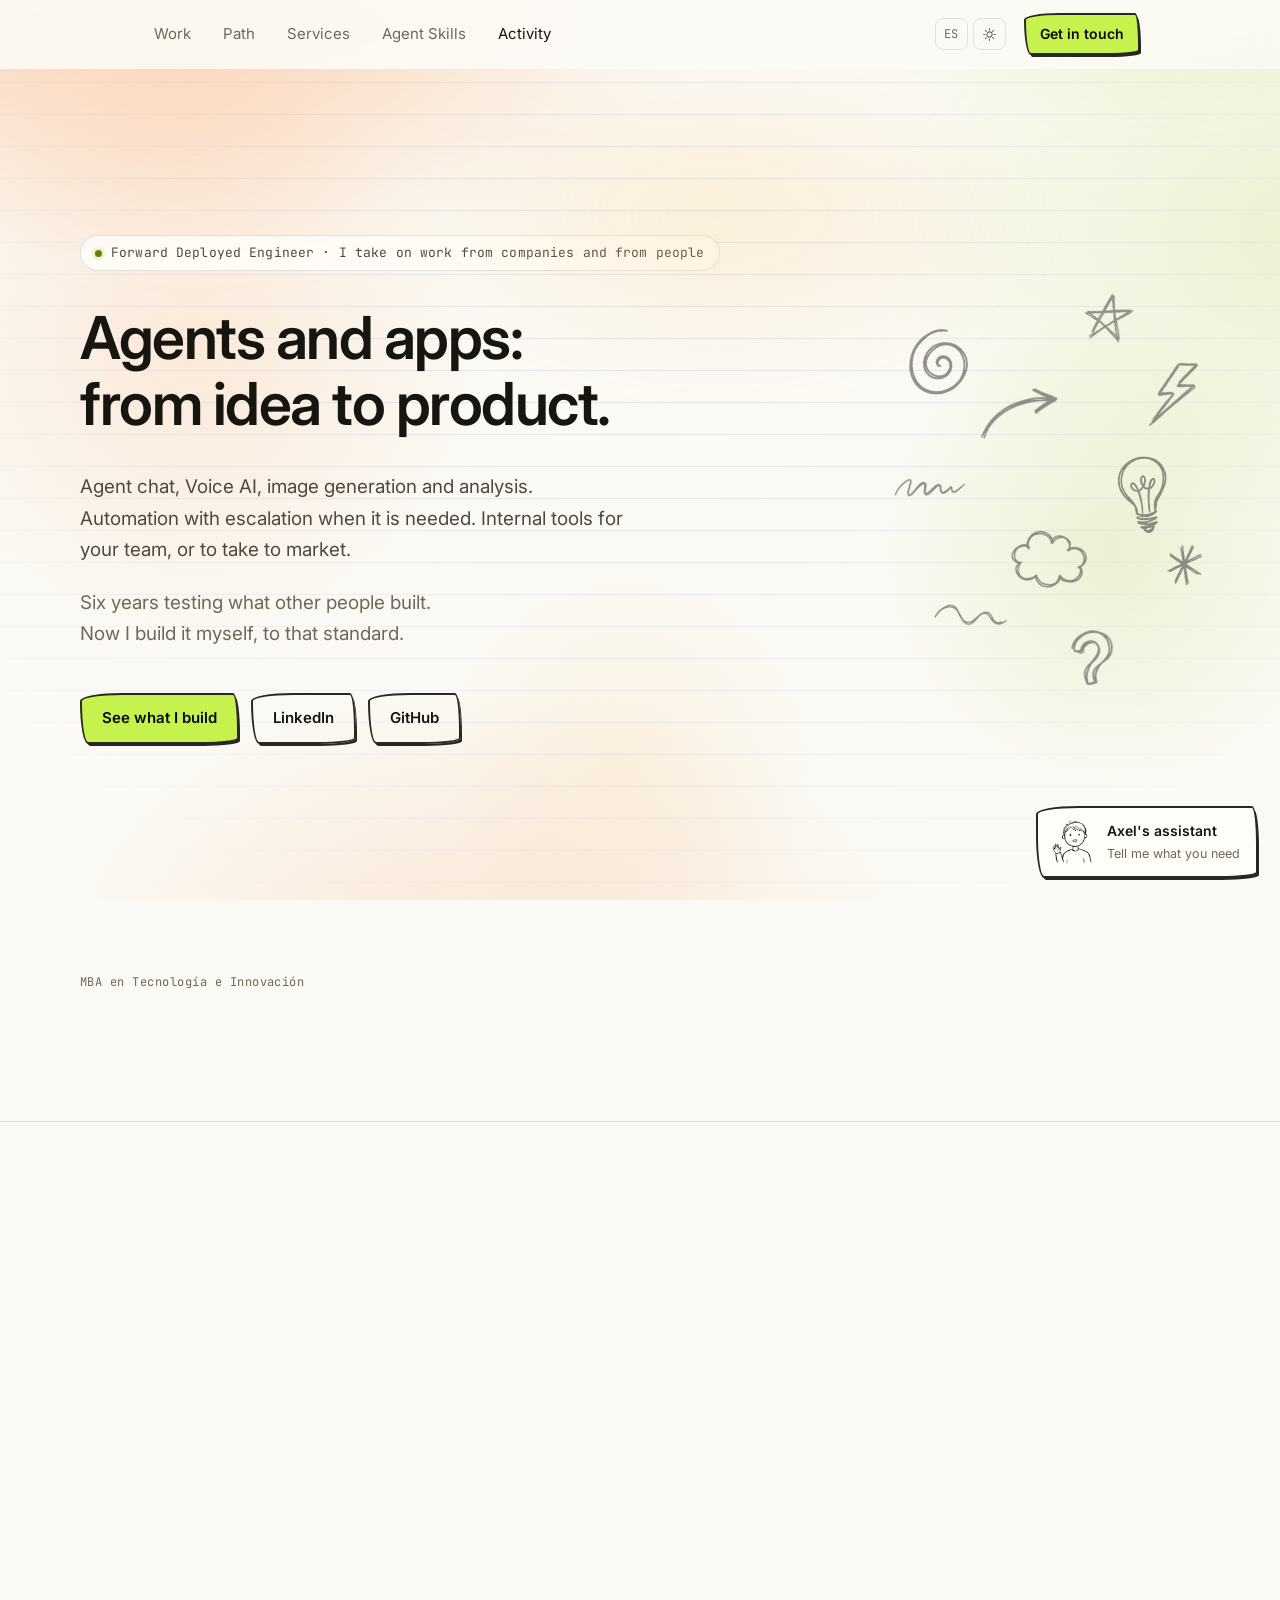
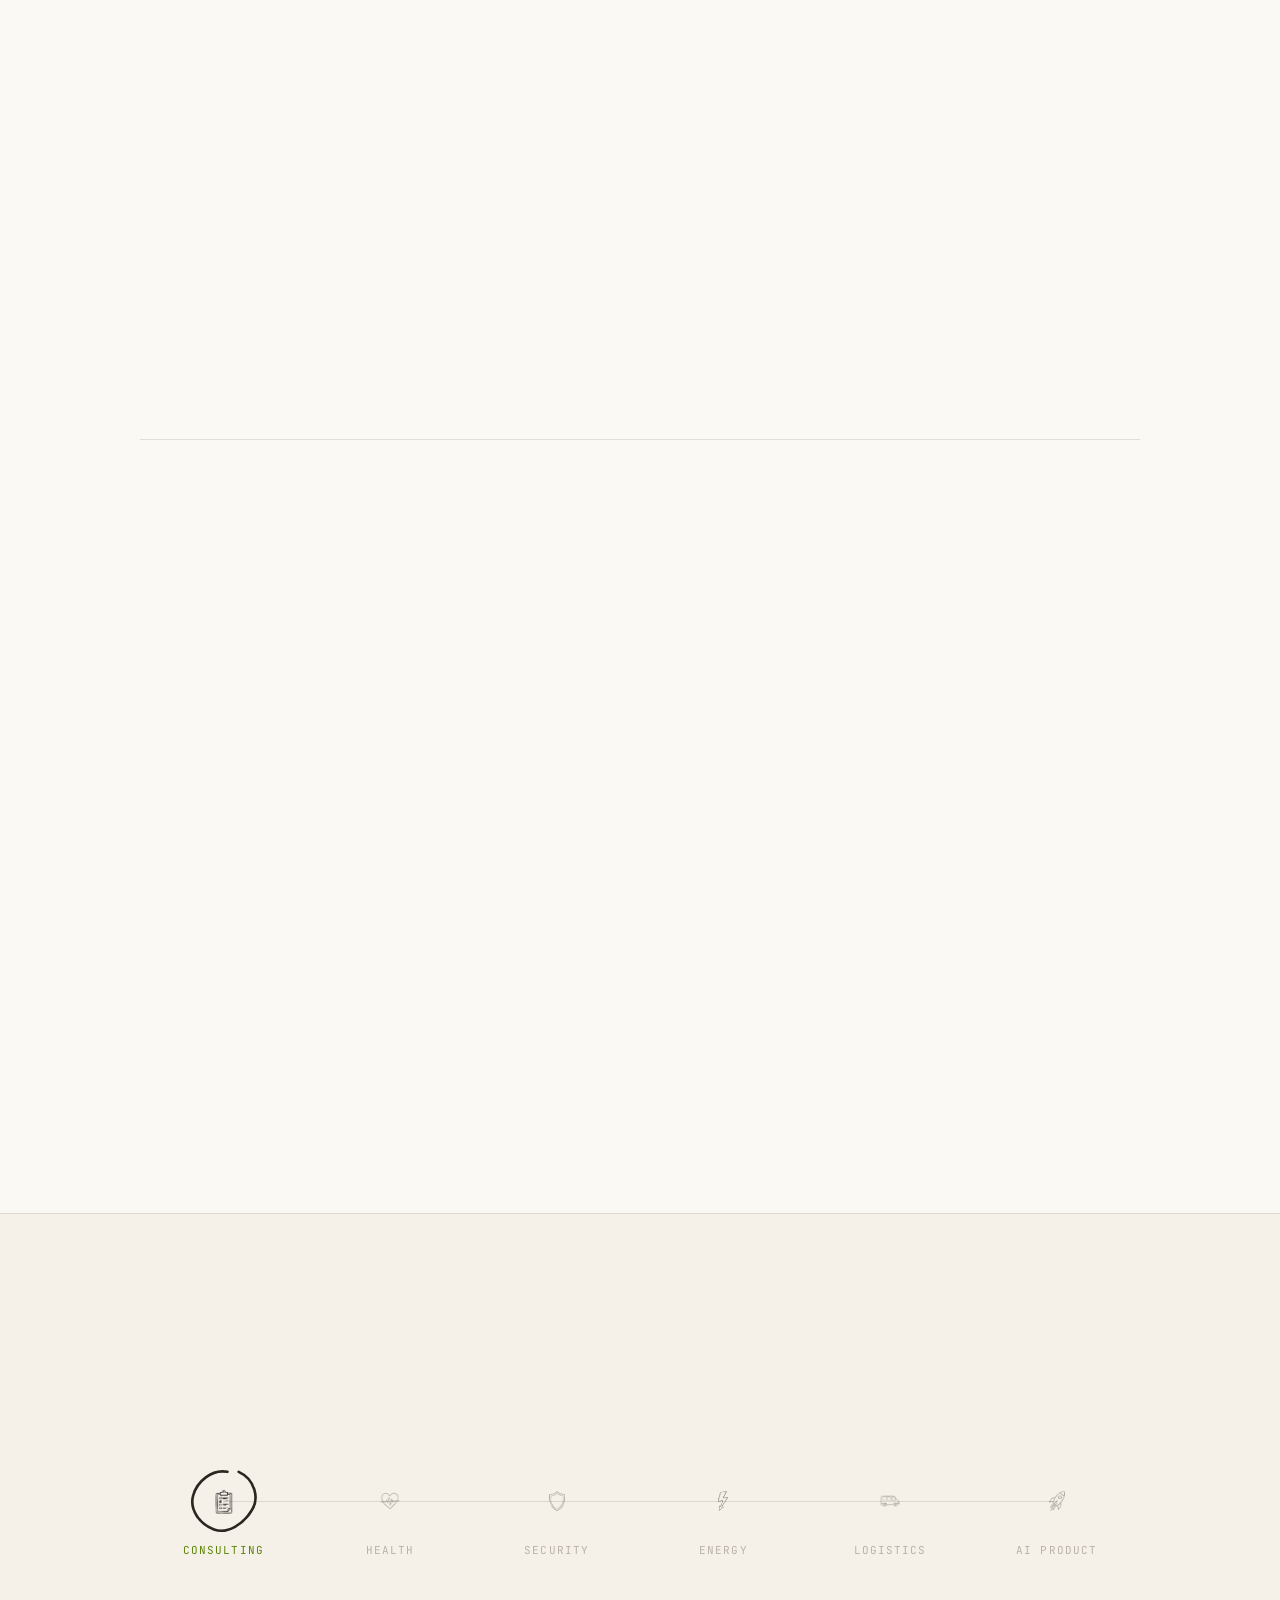
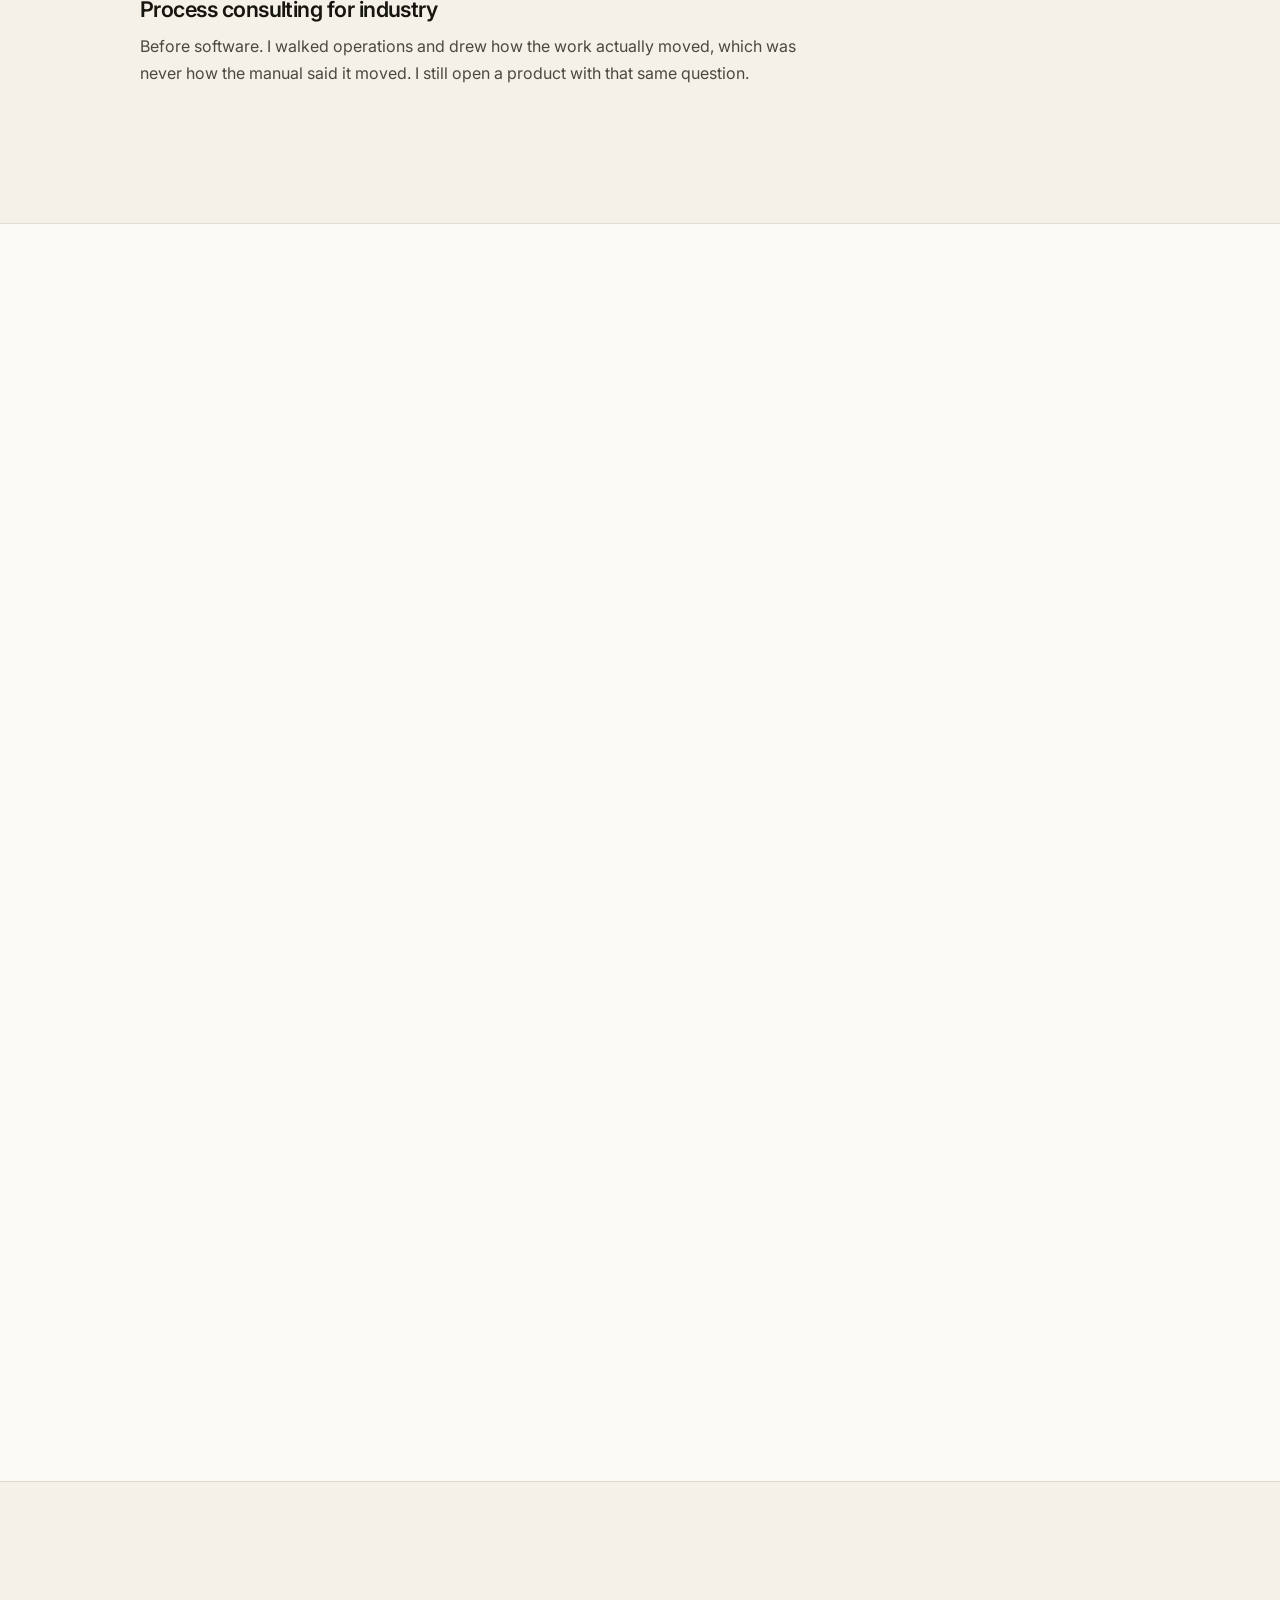
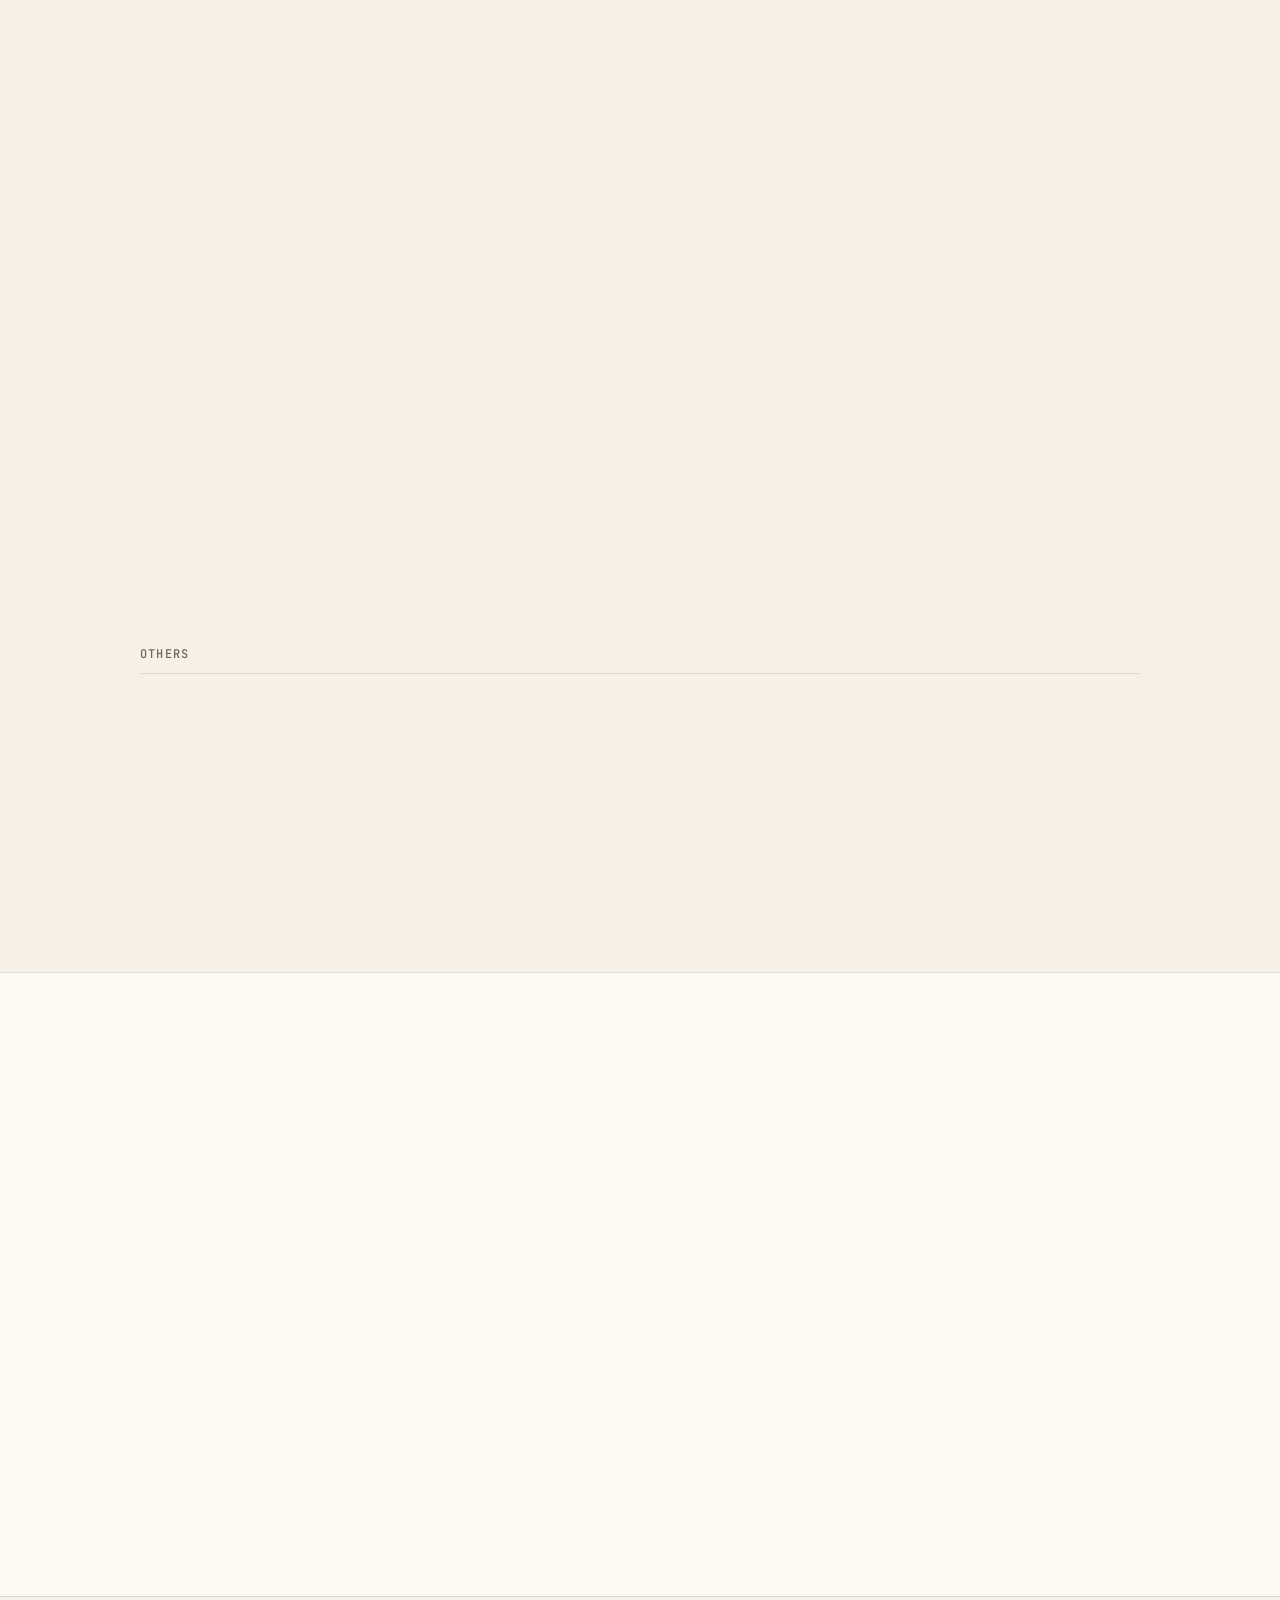
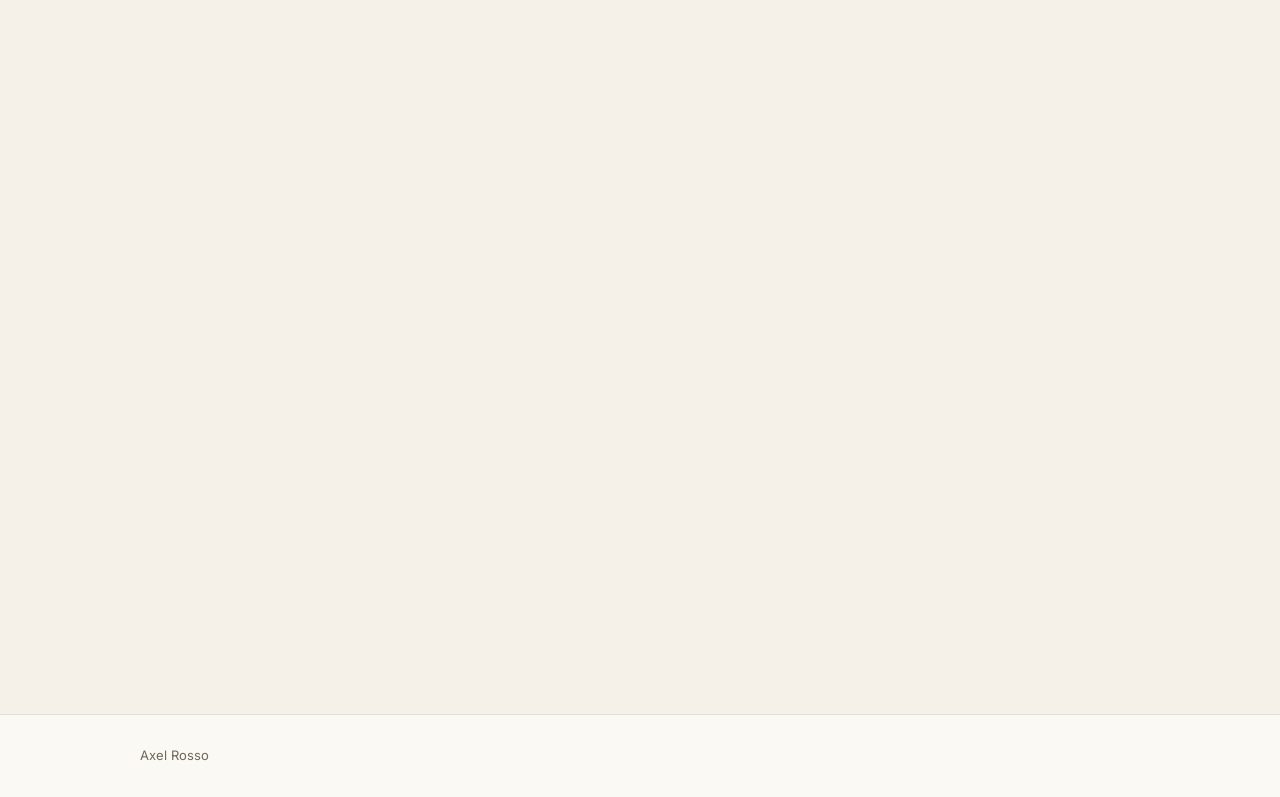
<file: en/index.html>
<!doctype html>
<html lang="en" data-skin="doodle">
<head>
<meta charset="utf-8">
<meta name="viewport" content="width=device-width, initial-scale=1">
<title>AI agents, websites and products built from zero · Axel Rosso</title>
<meta name="description" content="AI agents, websites with the measurement wired in, automation and whole products from zero. I work as a Forward Deployed Engineer: I build on your data and stay until it runs. For companies and for people with an idea.">
<link rel="canonical" href="https://axelrosso.com/en/">
<link rel="alternate" hreflang="en" href="https://axelrosso.com/en/">
<link rel="alternate" hreflang="es" href="https://axelrosso.com/">
<link rel="alternate" hreflang="x-default" href="https://axelrosso.com/">
<meta property="og:type" content="website">
<meta property="og:locale" content="en_US">
<meta property="og:title" content="AI agents, websites and products built from zero · Axel Rosso">
<meta property="og:description" content="AI agents, websites with the measurement wired in, automation and whole products from zero. I work as a Forward Deployed Engineer: I build on your data and stay until it runs. For companies and for people with an idea.">
<meta property="og:url" content="https://axelrosso.com/en/">
<meta property="og:image" content="https://axelrosso.com/assets/og.jpg?v=1">
<meta property="og:image:width" content="1200">
<meta property="og:image:height" content="630">
<meta property="og:image:alt" content="A hand-drawn figure waving.">
<meta name="twitter:card" content="summary_large_image">
<meta name="twitter:creator" content="@ArrobAxel">
<meta name="theme-color" content="#FBFAF7">
<!-- 🔴 EL .ICO DE LA RAIZ VA PRIMERO Y SIN VERSION EN LA URL. Google saca
     el icono del resultado de busqueda de lo que declara la portada, pero
     su rastreador pide `/favicon.ico` igual y hasta hoy eso daba 404. Y
     pide una URL estable: un `?v=` es una URL que cambia. El png queda
     detras para la pestaña del navegador, que es donde el cache-buster si
     hace falta. -->
<link rel="icon" href="/favicon.ico" sizes="any">
<link rel="icon" type="image/png" href="../assets/favicon.png?v=1">
<link rel="apple-touch-icon" href="../assets/apple-touch-icon.png?v=1">
<link rel="preconnect" href="https://fonts.googleapis.com">
<link rel="preconnect" href="https://fonts.gstatic.com" crossorigin>
<link rel="stylesheet" href="https://fonts.googleapis.com/css2?family=Inter:wght@400;500;600;700&family=JetBrains+Mono:wght@400;500&display=swap">
<link rel="stylesheet" href="../assets/style.css?v=95">
<link rel="stylesheet" href="../assets/doodle.css?v=4">
<script>
/* Runs before the body parses, so the page never flashes the wrong theme or
   the wrong language.

   A stored choice always wins. What follows only decides what somebody sees on
   their very first visit, and the toggles are in the bar either way.

   🔴 LIGHT BY DEFAULT, AND prefers-color-scheme IS DELIBERATELY IGNORED. Most
   people never touched that setting, so on a laptop it mostly reports whatever
   the OS shipped with rather than a preference. The skin is drawn ink, and ink
   on paper is what it was designed for: dark is a good version of it, light is
   the one it was drawn as.

   🔴 SPANISH BY DEFAULT, AND THE TEST IS WHERE THEY ARE, NOT WHAT THEIR BROWSER
   IS SET TO. navigator.language answers a different question: plenty of people
   in Latin America run their browser in English without wanting to read this
   page in it. Time zone is the only location signal available with no network
   call and no consent to ask for, and it is not spoofed by accident.

   ⚠️ THE ZONE LIST IS THE US AND CANADA ENUMERATED, NOT `America/` AS A PREFIX.
   Buenos Aires, Mexico City and Sao Paulo are all `America/` too, so a prefix
   would put the whole continent into English, which is the exact opposite of
   what was asked. Enumerated it can only ever be incomplete, never wrong: an
   unlisted zone falls to Spanish, which is the default anyway. navigator
   .language stays as a second chance, so en-US and en-CA also get English even
   from a zone that is not on the list. */
(function () {
  var d = document.documentElement;
  d.classList.add('js');

  /* 🔴 SOLO LA ZONA HORARIA DECIDE, Y navigator.language NO PARTICIPA. Estaba
     como segunda oportunidad, y era el error: alguien en Buenos Aires con el
     navegador en inglés, que es medio gremio, caía en inglés. La pregunta es
     dónde está la persona, no en qué idioma tiene puesto el Chrome.

     ⚠️ La lista es enumerada y por eso está completa a propósito: ahora que es
     la única señal, una zona que falte manda a alguien de Estados Unidos a
     castellano. Enumerar sigue siendo lo correcto contra usar `America/` como
     prefijo, porque Buenos Aires, México y São Paulo también son `America/` y
     eso mandaría el continente entero a inglés.

     Los prefijos de abajo cubren las zonas con subcarpeta (Indiana, Kentucky,
     Dakota del Norte) y los alias viejos `US/` y `Canada/` que algunos
     navegadores todavía reportan. */
  var ZONAS = (
    /* Estados Unidos */
    'America/New_York America/Detroit America/Chicago America/Denver ' +
    'America/Phoenix America/Los_Angeles America/Anchorage America/Adak ' +
    'America/Boise America/Juneau America/Sitka America/Nome America/Menominee ' +
    'America/Metlakatla America/Yakutat Pacific/Honolulu ' +
    /* Canadá */
    'America/Toronto America/Vancouver America/Edmonton America/Winnipeg ' +
    'America/Halifax America/St_Johns America/Regina America/Moncton ' +
    'America/Whitehorse America/Yellowknife America/Iqaluit America/Dawson ' +
    'America/Dawson_Creek America/Fort_Nelson America/Creston America/Inuvik ' +
    'America/Cambridge_Bay America/Rankin_Inlet America/Resolute ' +
    'America/Swift_Current America/Atikokan America/Glace_Bay ' +
    'America/Goose_Bay America/Blanc-Sablon '
  );

  function enNorteamerica() {
    var zona = '';
    try { zona = Intl.DateTimeFormat().resolvedOptions().timeZone || ''; } catch (e) {}
    if (!zona) return false;
    if (ZONAS.indexOf(zona + ' ') > -1) return true;
    return zona.indexOf('America/Indiana/') === 0 ||
           zona.indexOf('America/Kentucky/') === 0 ||
           zona.indexOf('America/North_Dakota/') === 0 ||
           zona.indexOf('US/') === 0 ||
           zona.indexOf('Canada/') === 0;
  }

  var theme, lang;
  try { theme = localStorage.getItem('site-theme'); lang = localStorage.getItem('site-lang'); } catch (e) {}
  if (theme !== 'light' && theme !== 'dark') theme = 'light';
  if (lang !== 'es' && lang !== 'en') lang = enNorteamerica() ? 'en' : 'es';

  /* 🔴 EL IDIOMA AHORA ES UNA URL Y NO UNA CLASE. `/` viene en castellano y
     `/en/` en ingles, con el texto adentro del HTML: es lo unico que hace que
     un buscador vea la version en castellano, porque rastrea desde Estados
     Unidos y con la regla de la zona horaria siempre le tocaba ingles.

     La regla de arriba no cambio: decide, y si lo que decidio no coincide con
     la pagina que se esta cargando, se cambia de direccion.

     ⚠️ `location.replace` y no `location.href`: con `href` queda una entrada en
     el historial y el boton de volver del navegador rebota entre las dos
     versiones sin poder salir.

     ⚠️ Y no se toca `lang` si ya coincide, ni se redirige a nadie que haya
     elegido a mano: `guardado` gana siempre. */
  var ruta = window.location.pathname.replace(/index\.html$/, '');
  var esPortada = ruta === '/' || ruta === '/en/' || ruta === '';
  var paginaActual = (ruta === '/en/') ? 'en' : 'es';

  /* ⚠️ EN UN SOLO SENTIDO: de la raiz al ingles, nunca de `/en/` al castellano.
     Quien abre `/en/` ya pidio ingles, sea porque siguio un enlace o porque lo
     encontro asi en un buscador, y devolverlo es discutirle. Ademas protege a
     esa pagina de que un rastreador que no venga de Estados Unidos la vea
     rebotar, que es la forma mas rapida de que no la indexe.

     ⚠️ Y solo en la portada, con la ruta comparada entera. Las paginas de
     servicio existen unicamente en castellano: mandando a `/` a cualquiera con
     el ingles guardado, quien abre `/agentes-de-ia/` termina en la portada sin
     la pagina que fue a buscar. Con `indexOf('/en')` cualquier ruta que empiece
     con esas dos letras se tomaria por la version en ingles. */
  if (ruta !== '/en/' && esPortada && lang === 'en') {
    window.location.replace('/en/' + window.location.search + window.location.hash);
    return;
  }
  lang = paginaActual;

  d.setAttribute('data-theme', theme);
  d.setAttribute('data-lang', lang);
  d.setAttribute('lang', lang);
  var m = document.querySelector('meta[name="theme-color"]');
  if (m) m.setAttribute('content', theme === 'light' ? '#fbfaf7' : '#08090b');
})();
</script>
<script type="application/ld+json">
{
 "@context": "https://schema.org",
 "@graph": [
  {
   "@type": "Person",
   "@id": "https://axelrosso.com/#axel",
   "name": "Axel Rosso",
   "alternateName": "Ax",
   "jobTitle": "AI Product Manager & AI Product Engineer",
   "hasOccupation": {
    "@type": "Occupation",
    "name": "Forward Deployed Engineer",
    "description": "Entra al equipo del cliente, construye sobre sus datos y se queda hasta que funciona."
   },
   "url": "https://axelrosso.com/",
   "image": "https://axelrosso.com/assets/og.jpg",
   "sameAs": [
    "https://www.linkedin.com/in/axelrosso/",
    "https://github.com/MR-Axel",
    "https://x.com/ArrobAxel",
    "https://unlaunched.online/u/axel"
   ],
   "knowsAbout": [
    "Agentes de IA",
    "Agentes como servicio",
    "Forward deployed engineering",
    "Agentes de WhatsApp",
    "Automatización de procesos",
    "Product management",
    "Desarrollo de productos digitales",
    "Analítica de producto"
   ],
   "address": {
    "@type": "PostalAddress",
    "addressLocality": "Buenos Aires",
    "addressCountry": "AR"
   }
  },
  {
   "@type": "ProfessionalService",
   "@id": "https://axelrosso.com/#servicio",
   "name": "Axel Rosso · Agentes de IA y productos digitales",
   "url": "https://axelrosso.com/",
   "founder": {
    "@id": "https://axelrosso.com/#axel"
   },
   "description": "Agentes de IA para WhatsApp, web y voz, páginas web con la medición puesta desde el principio, automatizaciones, herramientas internas y productos enteros desde cero.",
   "areaServed": [
    {
     "@type": "Country",
     "name": "Argentina"
    },
    {
     "@type": "Country",
     "name": "Chile"
    },
    {
     "@type": "Country",
     "name": "México"
    },
    {
     "@type": "Country",
     "name": "Uruguay"
    },
    {
     "@type": "Country",
     "name": "Colombia"
    },
    {
     "@type": "Country",
     "name": "España"
    }
   ],
   "availableLanguage": [
    "es",
    "en"
   ]
  }
 ]
}
</script>
</head>
<body>
<div class="bg" aria-hidden="true">
  <span class="bg__wash"></span>
  <span class="bg__grid"></span>
  <span class="bg__orb bg__orb--1"></span>
  <span class="bg__orb bg__orb--2"></span>
  <span class="bg__orb bg__orb--3"></span>
</div>
<div class="grain" aria-hidden="true"></div>
<a class="skip" href="#main">Skip to content</a>

<header class="nav">
  <div class="progress" aria-hidden="true"><span id="progress-bar"></span></div>
  <div class="wrap nav__inner">
    <nav class="nav__links" aria-label="Sections">
      <a href="#work">Work</a>
      <a href="#experience">Path</a>
      <a href="#services">Services</a>
      <a href="#skills">Agent Skills</a>
      <a href="#activity">Activity</a>
    </nav>

    <div class="nav__end">
      <div class="switches">
        <button class="sw" id="lang-toggle" type="button" aria-label="Cambiar idioma / Switch language"><span id="lang-label">ES</span></button>
        <button class="sw" id="theme-toggle" type="button" aria-label="Switch theme">
          <svg class="sw__moon" viewBox="0 0 24 24" fill="none" stroke="currentColor" stroke-width="1.7" stroke-linecap="round" stroke-linejoin="round" aria-hidden="true"><path d="M20 14.5A8.5 8.5 0 0 1 9.5 4a8.5 8.5 0 1 0 10.5 10.5Z"/></svg>
          <svg class="sw__sun" viewBox="0 0 24 24" fill="none" stroke="currentColor" stroke-width="1.7" stroke-linecap="round" aria-hidden="true"><circle cx="12" cy="12" r="4.2"/><path d="M12 2.6v2.2M12 19.2v2.2M2.6 12h2.2M19.2 12h2.2M5.4 5.4l1.6 1.6M17 17l1.6 1.6M18.6 5.4 17 7M7 17l-1.6 1.6"/></svg>
        </button>
      </div>
      <a class="btn btn--sm" href="#contact">Get in touch</a>
    </div>
  </div>
</header>

<main id="main">

  <section id="top" class="hero">
    <div class="glow" aria-hidden="true"></div>
    <div class="wrap">
      <div class="hero__grid">
      <div class="hero__copy">
      <p class="eyebrow reveal"><span class="dot"></span> <span class="solo-ancho" data-t>Forward Deployed Engineer · I take on work from companies and from people</span><span class="solo-angosto" data-t>Forward Deployed Engineer · companies and people</span></p>
      <h1 class="reveal">Agents and apps:<br>from idea to product.</h1>
      <p class="lede reveal">Agent chat, Voice AI, image generation and analysis. Automation with escalation when it is needed. Internal tools for your team, or to take to market.</p>
      <p class="lede lede--sub reveal">Six years testing what other people built.<br>Now I build it myself, to that standard.</p>
      <div class="cta reveal">
        <a class="btn" href="#work">See what I build</a>
        <a class="btn btn--ghost" href="https://www.linkedin.com/in/axelrosso/" rel="me noopener" target="_blank">LinkedIn</a>
        <a class="btn btn--ghost" href="https://github.com/MR-Axel" rel="me noopener" target="_blank">GitHub</a>
      </div>
      </div>

      <div class="hero__art" aria-hidden="true">
    <div class="garabatos" id="garabatos">
      <img class="garabato" src="../assets/doodles/marcas/espiral.png" alt=""
           style="--x: 6%; --y: 10%; --t: 74px; --g: -9deg; --p: 1.35"
           width="120" height="120" loading="lazy" decoding="async">
      <img class="garabato" src="../assets/doodles/marcas/estrella.png" alt=""
           style="--x: 62%; --y: 2%; --t: 58px; --g: 11deg; --p: 0.55"
           width="120" height="120" loading="lazy" decoding="async">
      <img class="garabato" src="../assets/doodles/marcas/flecha.png" alt=""
           style="--x: 28%; --y: 24%; --t: 96px; --g: -3deg; --p: 0.85"
           width="120" height="120" loading="lazy" decoding="async">
      <img class="garabato" src="../assets/doodles/marcas/rayo.png" alt=""
           style="--x: 84%; --y: 17%; --t: 52px; --g: 14deg; --p: 1.6"
           width="120" height="120" loading="lazy" decoding="async">
      <img class="garabato" src="../assets/doodles/marcas/garabato.png" alt=""
           style="--x: 2%; --y: 46%; --t: 84px; --g: 5deg; --p: 0.35"
           width="120" height="120" loading="lazy" decoding="async">
      <img class="garabato" src="../assets/doodles/marcas/lampara.png" alt=""
           style="--x: 72%; --y: 40%; --t: 66px; --g: -7deg; --p: 1.05"
           width="120" height="120" loading="lazy" decoding="async">
      <img class="garabato" src="../assets/doodles/marcas/nube.png" alt=""
           style="--x: 38%; --y: 58%; --t: 92px; --g: 3deg; --p: 0.6"
           width="120" height="120" loading="lazy" decoding="async">
      <img class="garabato" src="../assets/doodles/marcas/asterisco.png" alt=""
           style="--x: 88%; --y: 62%; --t: 46px; --g: -12deg; --p: 1.45"
           width="120" height="120" loading="lazy" decoding="async">
      <img class="garabato" src="../assets/doodles/marcas/onda.png" alt=""
           style="--x: 14%; --y: 76%; --t: 88px; --g: 7deg; --p: 0.9"
           width="120" height="120" loading="lazy" decoding="async">
      <img class="garabato" src="../assets/doodles/marcas/pregunta.png" alt=""
           style="--x: 58%; --y: 82%; --t: 54px; --g: -5deg; --p: 1.2"
           width="120" height="120" loading="lazy" decoding="async">
    </div>
  </div>
      </div>

      <dl class="stats reveal">
        <div><dt>Products built</dt><dd>14</dd></div>
        <div><dt>Years in software</dt><dd>10+</dd></div>
        <div><dt>Years on my own products</dt><dd>4</dd></div>
        <div><dt>Tools delivered</dt><dd>2,500+</dd></div>
        <div><dt>Contributions, last year</dt><dd data-stat="contributions">5,021</dd></div>
      </dl>
      <script>
        /* 🔴 En linea y aca abajo, no en un archivo con `defer`. Un script
           diferido corre despues de parsear pero el navegador ya pinto, asi
           que los numeros finales alcanzaban a verse antes de saltar a cero.
           Este corre mientras se parsea, apenas la lista existe y antes del
           primer pintado: el numero nace en cero y sube una sola vez.
           Si el JavaScript no corre, esto tampoco, y quedan los valores
           escritos en el html. */
        (function () {
          var m = window.matchMedia('(prefers-reduced-motion: reduce)');
          if (m && m.matches) return;
          var dds = document.querySelectorAll('.stats dd');
          for (var i = 0; i < dds.length; i++) {
            var t = dds[i].textContent.trim();
            var p = t.match(/^([\d.,]+)(\D*)$/);
            if (!p) continue;
            dds[i].setAttribute('data-meta', t);
            dds[i].textContent = '0' + (p[2] || '');
          }
        })();
      </script>
      <p class="credencial">MBA en Tecnología e Innovación</p>
    </div>
  </section>

  <section id="work" class="section">
    <div class="wrap">
      <div class="section__head reveal">
        <h2>Work</h2>
        <p>Products I built and still run. All of them are live, and you can walk into every one.</p>
      </div>

      <div class="cards-stage">
      <span class="mascot mascot--hornero" aria-hidden="true"><img src="../assets/mascots/hornero-doodle.png" alt="" loading="lazy" decoding="async"></span>
      <span class="mascot mascot--carpincho" aria-hidden="true"><img src="../assets/mascots/carpincho-doodle.png" alt="" loading="lazy" decoding="async"></span>
      <span class="mascot mascot--nova" aria-hidden="true"><img src="../assets/mascots/nova-doodle.png" alt="" loading="lazy" decoding="async"></span>

      <div class="cards">
        <article class="card reveal">
          <div class="card__top">
            <div class="card__title">
              <span class="card__logo"><img src="../assets/logos/dametrabajo.png" alt="" loading="lazy"></span>
              <h3><a class="card__link" href="https://dametrabajo.com" target="_blank" rel="noopener">dametrabajo<span class="arrow" aria-hidden="true">↗</span></a></h3>
            </div>
            <span class="pill pill--live">Live</span>
          </div>
          <p>Tailored CVs per posting, tracked applications, and the eligibility check up front.</p>
          <ul class="tags"><li>Job search</li><li>AI agents</li><li>Voice AI</li><li>Claude API</li></ul>
        </article>

        <article class="card reveal">
          <div class="card__top">
            <div class="card__title">
              <span class="card__logo"><img src="../assets/logos/kidonauta.svg" alt="" loading="lazy"></span>
              <h3><a class="card__link" href="https://www.kidonauta.com" target="_blank" rel="noopener">Kidonauta<span class="arrow" aria-hidden="true">↗</span></a></h3>
            </div>
            <span class="pill pill--live">Live</span>
          </div>
          <p>An AI tutor for kids in LatAm. Nova builds missions around what a kid already loves,
             and never hands over the answer.</p>
          <ul class="tags"><li>Ed-tech</li><li>AI tutor</li><li>Voice AI</li><li>Claude API</li></ul>
        </article>

        <article class="card reveal">
          <div class="card__top">
            <div class="card__title">
              <span class="card__logo"><img src="../assets/logos/nuchus.png" alt="" loading="lazy"></span>
              <h3><a class="card__link" href="https://nuchus.app" target="_blank" rel="noopener">Nuchus<span class="arrow" aria-hidden="true">↗</span></a></h3>
            </div>
            <span class="pill pill--live">Live</span>
          </div>
          <p>Shared rides for the daily commute, on a flat fare. You travel comfortably, for a good price, and it earns you perks.</p>
          <ul class="tags"><li>Carpooling</li><li>Marketplace</li><li>WhatsApp agent</li></ul>
        </article>

        <article class="card reveal">
          <div class="card__top">
            <div class="card__title">
              <span class="card__logo"><img src="../assets/logos/unlaunched.svg" alt="" loading="lazy"></span>
              <h3><a class="card__link" href="https://unlaunched.online" target="_blank" rel="noopener">Unlaunched<span class="arrow" aria-hidden="true">↗</span></a></h3>
            </div>
            <span class="pill pill--live">Live</span>
          </div>
          <p>Where early projects get found. Builders publish what they are working on and meet
             co-founders before there is anything to demo.</p>
          <ul class="tags"><li>Community</li><li>AI agents</li><li>Claude API</li></ul>
        </article>

        <article class="card reveal">
          <div class="card__top">
            <div class="card__title">
              <span class="card__logo"><img src="../assets/logos/buildeable.svg" alt="" loading="lazy"></span>
              <h3><a class="card__link" href="https://buildeable.com" target="_blank" rel="noopener">Buildeable<span class="arrow" aria-hidden="true">↗</span></a></h3>
            </div>
            <span class="pill pill--live">Live</span>
          </div>
          <p>Specs, roadmaps, research and audits for PMs, founders and small product teams.
             Product management built on Claude.</p>
          <ul class="tags"><li>B2B SaaS</li><li>AI agents</li><li>Vision</li><li>Claude API</li></ul>
        </article>

      </div>
      </div>

      <div class="also">
        <div class="also__head reveal">
          <h3>Also built</h3>
          <p>Earlier builds and one on pause. One is still up and the rest are off.</p>
        </div>

        <ul class="sidelist">
          <li class="sideitem reveal">
            <span class="sideitem__idx">01</span>
            <span class="sideitem__logo" aria-hidden="true"><img src="../assets/logos/comovenimos.png" alt="" loading="lazy" decoding="async"></span>
            <div class="sideitem__body">
              <h4><a href="https://comovenimos.com" target="_blank" rel="noopener">ComoVenimos<span class="arrow" aria-hidden="true">↗</span></a></h4>
              <p>A community for tech and startup people, with a blog and paid memberships.</p>
            </div>
            <span class="pill pill--live">Live</span>
          </li>

          <li class="sideitem reveal">
            <span class="sideitem__idx">02</span>
            <span class="sideitem__logo" aria-hidden="true"><img src="../assets/logos/fiteando.png" alt="" loading="lazy" decoding="async"></span>
            <div class="sideitem__body">
              <h4><a href="https://fiteando.com" target="_blank" rel="noopener">Fiteando<span class="arrow" aria-hidden="true">↗</span></a></h4>
              <p>A social app for finding a training partner at your gym, at your hour.</p>
            </div>
            <span class="pill pill--off" title="Off"><span class="pill__txt">Off</span></span>
          </li>

          <li class="sideitem reveal">
            <span class="sideitem__idx">03</span>
            <span class="sideitem__logo" aria-hidden="true"><img src="../assets/logos/booktranslated.png" alt="" loading="lazy" decoding="async"></span>
            <div class="sideitem__body">
              <h4><a href="https://booktranslated.com" target="_blank" rel="noopener">Book Translated<span class="arrow" aria-hidden="true">↗</span></a></h4>
              <p>Translates and summarises whole books the same day, priced by word count.</p>
            </div>
            <span class="pill pill--off" title="Off"><span class="pill__txt">Off</span></span>
          </li>

          <li class="sideitem reveal">
            <span class="sideitem__idx">04</span>
            <span class="sideitem__logo" aria-hidden="true"><img src="../assets/logos/valmidor.png" alt="" loading="lazy" decoding="async"></span>
            <div class="sideitem__body">
              <h4><a href="https://valmidor.com" target="_blank" rel="noopener">Valmidor<span class="arrow" aria-hidden="true">↗</span></a></h4>
              <p>Daily gamified challenges with rankings and a WhatsApp loop.</p>
            </div>
            <span class="pill pill--off" title="Off"><span class="pill__txt">Off</span></span>
          </li>
                  <li class="sideitem reveal">
            <span class="sideitem__idx">05</span>
            <span class="sideitem__logo sideitem__logo--letter" aria-hidden="true">CP</span>
            <div class="sideitem__body">
              <h4>ContablePosnet</h4>
              <p>Point of sale, stock and the fiscal side wired together, for a monotributista who today invoices by hand.</p>
            </div>
            <span class="pill pill--off" title="Off"><span class="pill__txt">Off</span></span>
          </li>

          <!-- ⚠️ SIN ENLACE, y no es un olvido: el dominio se perdió y hoy sirve
               la página de un registrador. Un enlace roto molesta; uno que lleva
               al lander de otro parece que el producto terminó siendo eso. -->
          <li class="sideitem reveal">
            <span class="sideitem__idx">06</span>
            <span class="sideitem__logo" aria-hidden="true"><img src="../assets/logos/pedimelo.png" alt="" loading="lazy" decoding="async"></span>
            <div class="sideitem__body">
              <h4>Pedimelo</h4>
              <p>AI agents for small businesses on WhatsApp, web and voice, wired to the data they already had.</p>
            </div>
            <span class="pill pill--off" title="Paused"><span class="pill__txt">Paused</span></span>
          </li>
</ul>
      </div>
    </div>
  </section>

  <section id="experience" class="section section--alt arc-track">
    <div class="arc-stage">
    <div class="wrap">
      <div class="section__head reveal">
        <h2>How I got here</h2>
        <p>Six places, and in most of them being wrong cost more than a rollback: a misread cardiology trace, an energy unit sitting out in a field.</p>
      </div>

      <ol class="arc">
        <span class="arc__rail" aria-hidden="true"><span class="arc__rail-fill"></span></span>
        <li class="arc__step">
          <span class="arc__node"><svg class="arc__anillo" viewBox="0 0 100 100" fill="none" aria-hidden="true"><path pathLength="1" d="M71 11C93 21 99 47 88 63C78 80 56 95 38 88C19 81 5 62 10 43C15 24 35 7 56 11"/></svg><img class="arc__ico" src="../assets/doodles/consultoria.png" alt="" width="200" height="200" loading="lazy" decoding="async"></span>
          <span class="arc__label">Consulting</span>
            <div class="arc__body">
            <h3>Process consulting for industry</h3>
            <p>Before software. I walked operations and drew how the work actually moved, which was never how the manual said it moved. I still open a product with that same question.</p>
          </div>
        </li>

        <li class="arc__step">
          <span class="arc__node"><svg class="arc__anillo" viewBox="0 0 100 100" fill="none" aria-hidden="true"><path pathLength="1" d="M71 11C93 21 99 47 88 63C78 80 56 95 38 88C19 81 5 62 10 43C15 24 35 7 56 11"/></svg><img class="arc__ico" src="../assets/doodles/salud.png" alt="" width="200" height="200" loading="lazy" decoding="async"></span>
          <span class="arc__label">Health</span>
            <div class="arc__body">
            <h3>Cardiology and clinical systems</h3>
            <p>QA on cardiology systems. A wrong reading there is not a bug report, and that is where I picked up the habit of not believing anything I cannot test myself.</p>
          </div>
        </li>

        <li class="arc__step">
          <span class="arc__node"><svg class="arc__anillo" viewBox="0 0 100 100" fill="none" aria-hidden="true"><path pathLength="1" d="M71 11C93 21 99 47 88 63C78 80 56 95 38 88C19 81 5 62 10 43C15 24 35 7 56 11"/></svg><img class="arc__ico" src="../assets/doodles/seguridad.png" alt="" width="200" height="200" loading="lazy" decoding="async"></span>
          <span class="arc__label">Security</span>
            <div class="arc__body">
            <h3>On-premise, locked down, Linux</h3>
            <p>Closed networks: no remote access, no reading the logs from home. I rebuilt their Linux environments on my side to test against, and I ran the releases myself. Anything I did twice ended up as a script.</p>
          </div>
        </li>

        <li class="arc__step">
          <span class="arc__node"><svg class="arc__anillo" viewBox="0 0 100 100" fill="none" aria-hidden="true"><path pathLength="1" d="M71 11C93 21 99 47 88 63C78 80 56 95 38 88C19 81 5 62 10 43C15 24 35 7 56 11"/></svg><img class="arc__ico" src="../assets/doodles/energia.png" alt="" width="200" height="200" loading="lazy" decoding="async"></span>
          <span class="arc__label">Energy</span>
            <div class="arc__body">
            <h3>IoT and hardware in the field</h3>
            <p>Devices and energy systems out in the field, where undoing a release means sending a truck. I tested against the real hardware, which unlike a mock does not always agree with you.</p>
          </div>
        </li>

        <li class="arc__step">
          <span class="arc__node"><svg class="arc__anillo" viewBox="0 0 100 100" fill="none" aria-hidden="true"><path pathLength="1" d="M71 11C93 21 99 47 88 63C78 80 56 95 38 88C19 81 5 62 10 43C15 24 35 7 56 11"/></svg><img class="arc__ico" src="../assets/doodles/logistica.png" alt="" width="200" height="200" loading="lazy" decoding="async"></span>
          <span class="arc__label">Logistics</span>
            <div class="arc__body">
            <h3>Routing, fleets, and a team</h3>
            <p>Product for route optimisation and fleet operations. I built the prototyping team from nothing and led it, until nobody argued about an idea without something working in front of them.</p>
          </div>
        </li>

        <li class="arc__step">
          <span class="arc__node"><svg class="arc__anillo" viewBox="0 0 100 100" fill="none" aria-hidden="true"><path pathLength="1" d="M71 11C93 21 99 47 88 63C78 80 56 95 38 88C19 81 5 62 10 43C15 24 35 7 56 11"/></svg><img class="arc__ico" src="../assets/doodles/producto.png" alt="" width="200" height="200" loading="lazy" decoding="async"></span>
          <span class="arc__label">AI product</span>
            <div class="arc__body">
            <h3>Agents from zero to production</h3>
            <p>Agent architecture and the roadmap over it: what the agent may do, where it hands off, how you tell whether it is any good. I led the team that built the workflow builder they run on, and shipped features into it myself.</p>
          </div>
        </li>
      </ol>
    </div>
    </div>
  </section>

  <section id="services" class="section">
    <div class="wrap">
      <div class="section__head reveal">
        <h2>What I can help with</h2>
      </div>

      <ol class="arbol reveal">
        <svg class="abanico" aria-hidden="true"></svg>
        <li class="arbol__rama esta-abierta">
          <button class="arbol__titulo" type="button" aria-expanded="true">
            <span class="arbol__icono"><svg viewBox="0 0 24 24" fill="none" stroke="currentColor" stroke-width="1.6" stroke-linecap="round" stroke-linejoin="round" aria-hidden="true"><circle cx="12" cy="5.4" r="2"/><circle cx="5.6" cy="16.4" r="2"/><circle cx="18.4" cy="16.4" r="2"/><path d="M10.6 7.2 7 14.6M13.4 7.2 17 14.6M7.6 16.4h8.8"/></svg></span>
            <span class="arbol__nombre" data-t>AI agents</span>
          </button>
          <div class="arbol__hijos">
            <div class="panel">
              <p class="panel__hook">Put real value into your product, with features that stand out.</p>
              <ul class="hojas">
                <li class="hoja" style="--i: 0"><svg class="hoja__flecha" viewBox="0 0 34 16" fill="none" aria-hidden="true"><path pathLength="1" d="M1.5 8.4C7 8.1 14 7.6 24.5 7.4" stroke="currentColor" stroke-width="1.7" stroke-linecap="round"/><path pathLength="1" d="M19.8 3.2c1.9 2 3.5 3.3 5.6 4.2-2.2 1.1-3.8 2.4-5.4 4.4" stroke="currentColor" stroke-width="1.7" stroke-linecap="round" stroke-linejoin="round"/></svg><h4><span class="hoja__ico" aria-hidden="true"><svg viewBox="0 0 24 24" fill="none" stroke="currentColor" stroke-width="1.6" stroke-linecap="round" stroke-linejoin="round"><path d="M4.4 6.6a2.4 2.4 0 0 1 2.4-2.4h10.4a2.4 2.4 0 0 1 2.4 2.4v6.6a2.4 2.4 0 0 1-2.4 2.4H10l-4 3.4v-3.4h-1.6Z"/><path d="M8.4 8.6h7.2M8.4 11.6h4.4"/></svg></span><span data-t>Chat</span></h4><p>Web, WhatsApp and whatever channel the team already uses, answering from the business own data.</p></li>
                <li class="hoja" style="--i: 1"><svg class="hoja__flecha" viewBox="0 0 34 16" fill="none" aria-hidden="true"><path pathLength="1" d="M1.5 8.4C7 8.1 14 7.6 24.5 7.4" stroke="currentColor" stroke-width="1.7" stroke-linecap="round"/><path pathLength="1" d="M19.8 3.2c1.9 2 3.5 3.3 5.6 4.2-2.2 1.1-3.8 2.4-5.4 4.4" stroke="currentColor" stroke-width="1.7" stroke-linecap="round" stroke-linejoin="round"/></svg><h4><span class="hoja__ico" aria-hidden="true"><svg viewBox="0 0 24 24" fill="none" stroke="currentColor" stroke-width="1.6" stroke-linecap="round" stroke-linejoin="round"><path d="M12 3.8a2.6 2.6 0 0 1 2.6 2.6v4.8a2.6 2.6 0 0 1-5.2 0V6.4A2.6 2.6 0 0 1 12 3.8Z"/><path d="M6.6 11a5.4 5.4 0 0 0 10.8 0"/><path d="M12 16.4v3.4M9.4 19.8h5.2"/></svg></span><span data-t>Voice</span></h4><p>Live calls, with latency, interruptions and tone under control.</p></li>
                <li class="hoja" style="--i: 2"><svg class="hoja__flecha" viewBox="0 0 34 16" fill="none" aria-hidden="true"><path pathLength="1" d="M1.5 8.4C7 8.1 14 7.6 24.5 7.4" stroke="currentColor" stroke-width="1.7" stroke-linecap="round"/><path pathLength="1" d="M19.8 3.2c1.9 2 3.5 3.3 5.6 4.2-2.2 1.1-3.8 2.4-5.4 4.4" stroke="currentColor" stroke-width="1.7" stroke-linecap="round" stroke-linejoin="round"/></svg><h4><span class="hoja__ico" aria-hidden="true"><svg viewBox="0 0 24 24" fill="none" stroke="currentColor" stroke-width="1.6" stroke-linecap="round" stroke-linejoin="round"><rect x="3.6" y="5" width="16.8" height="14" rx="2.4"/><circle cx="8.6" cy="9.8" r="1.4"/><path d="m4.4 16.6 4.2-4 3.4 3.2 3-2.6 4.4 3.8"/></svg></span><span data-t>Images</span></h4><p>A screenshot or a photo comes in and the agent decides from it.</p></li>
                <li class="hoja" style="--i: 3"><svg class="hoja__flecha" viewBox="0 0 34 16" fill="none" aria-hidden="true"><path pathLength="1" d="M1.5 8.4C7 8.1 14 7.6 24.5 7.4" stroke="currentColor" stroke-width="1.7" stroke-linecap="round"/><path pathLength="1" d="M19.8 3.2c1.9 2 3.5 3.3 5.6 4.2-2.2 1.1-3.8 2.4-5.4 4.4" stroke="currentColor" stroke-width="1.7" stroke-linecap="round" stroke-linejoin="round"/></svg><h4><span class="hoja__ico" aria-hidden="true"><svg viewBox="0 0 24 24" fill="none" stroke="currentColor" stroke-width="1.6" stroke-linecap="round" stroke-linejoin="round"><rect x="3" y="6" width="12.6" height="12" rx="2.4"/><path d="m15.6 11 5.4-3.2v8.4L15.6 13"/></svg></span><span data-t>Video</span></h4><p>Script, generation and edit, prompt to finished clip.</p></li>
                <li class="hoja" style="--i: 4"><svg class="hoja__flecha" viewBox="0 0 34 16" fill="none" aria-hidden="true"><path pathLength="1" d="M1.5 8.4C7 8.1 14 7.6 24.5 7.4" stroke="currentColor" stroke-width="1.7" stroke-linecap="round"/><path pathLength="1" d="M19.8 3.2c1.9 2 3.5 3.3 5.6 4.2-2.2 1.1-3.8 2.4-5.4 4.4" stroke="currentColor" stroke-width="1.7" stroke-linecap="round" stroke-linejoin="round"/></svg><h4><span class="hoja__ico" aria-hidden="true"><svg viewBox="0 0 24 24" fill="none" stroke="currentColor" stroke-width="1.6" stroke-linecap="round" stroke-linejoin="round"><rect x="9.2" y="3.4" width="5.6" height="4.4" rx="1.4"/><rect x="2.8" y="16.2" width="5.6" height="4.4" rx="1.4"/><rect x="15.6" y="16.2" width="5.6" height="4.4" rx="1.4"/><path d="M12 7.8v4.4M5.6 16.2v-2.6h12.8v2.6M12 12.2v1.4"/></svg></span><span data-t>Architecture</span></h4><p>Where they run, which tools they may touch, when they hand off to a person.</p></li>
              </ul>
              <a class="btn btn--sm rama__cta" href="#contact" data-tema="agentes" data-t>Ask about this</a>
            </div>
          </div>
        </li>
        <li class="arbol__rama">
          <button class="arbol__titulo" type="button" aria-expanded="false">
            <span class="arbol__icono"><svg viewBox="0 0 24 24" fill="none" stroke="currentColor" stroke-width="1.6" stroke-linecap="round" stroke-linejoin="round" aria-hidden="true"><rect x="2.8" y="4.4" width="18.4" height="13.4" rx="2.4"/><path d="M2.8 8.4h18.4"/><circle cx="6" cy="6.4" r="0.7" fill="currentColor" stroke="none"/><path d="M8 20.4h8"/><path d="M7.4 12.2h6.4M7.4 15h4"/></svg></span>
            <span class="arbol__nombre" data-t>Your business online</span>
          </button>
          <div class="arbol__hijos">
            <div class="panel">
              <p class="panel__hook">Give your customers an experience that lands, and get the data to make good decisions.</p>
              <ul class="hojas">
                <li class="hoja" style="--i: 0"><svg class="hoja__flecha" viewBox="0 0 34 16" fill="none" aria-hidden="true"><path pathLength="1" d="M1.5 8.4C7 8.1 14 7.6 24.5 7.4" stroke="currentColor" stroke-width="1.7" stroke-linecap="round"/><path pathLength="1" d="M19.8 3.2c1.9 2 3.5 3.3 5.6 4.2-2.2 1.1-3.8 2.4-5.4 4.4" stroke="currentColor" stroke-width="1.7" stroke-linecap="round" stroke-linejoin="round"/></svg><h4><span class="hoja__ico" aria-hidden="true"><svg viewBox="0 0 24 24" fill="none" stroke="currentColor" stroke-width="1.6" stroke-linecap="round" stroke-linejoin="round"><rect x="3" y="4.6" width="18" height="14.8" rx="2.4"/><path d="M3 8.8h18"/><circle cx="6" cy="6.7" r="0.7" fill="currentColor" stroke="none"/><path d="M6.6 12h7M6.6 15.4h4.4"/></svg></span><span data-t>Landing</span></h4><p>Built or redesigned so it says what you actually do.</p></li>
                <li class="hoja" style="--i: 1"><svg class="hoja__flecha" viewBox="0 0 34 16" fill="none" aria-hidden="true"><path pathLength="1" d="M1.5 8.4C7 8.1 14 7.6 24.5 7.4" stroke="currentColor" stroke-width="1.7" stroke-linecap="round"/><path pathLength="1" d="M19.8 3.2c1.9 2 3.5 3.3 5.6 4.2-2.2 1.1-3.8 2.4-5.4 4.4" stroke="currentColor" stroke-width="1.7" stroke-linecap="round" stroke-linejoin="round"/></svg><h4><span class="hoja__ico" aria-hidden="true"><svg viewBox="0 0 24 24" fill="none" stroke="currentColor" stroke-width="1.6" stroke-linecap="round" stroke-linejoin="round"><path d="M3.6 20h16.8"/><path d="M4.6 16.4 9.4 11l3.6 3.2 6-7"/><path d="M16.6 7.2h2.6v2.6"/></svg></span><span data-t>Measurement</span></h4><p>How many people arrive, where they leave, and what they did before leaving.</p></li>
                <li class="hoja" style="--i: 2"><svg class="hoja__flecha" viewBox="0 0 34 16" fill="none" aria-hidden="true"><path pathLength="1" d="M1.5 8.4C7 8.1 14 7.6 24.5 7.4" stroke="currentColor" stroke-width="1.7" stroke-linecap="round"/><path pathLength="1" d="M19.8 3.2c1.9 2 3.5 3.3 5.6 4.2-2.2 1.1-3.8 2.4-5.4 4.4" stroke="currentColor" stroke-width="1.7" stroke-linecap="round" stroke-linejoin="round"/></svg><h4><span class="hoja__ico" aria-hidden="true"><svg viewBox="0 0 24 24" fill="none" stroke="currentColor" stroke-width="1.6" stroke-linecap="round" stroke-linejoin="round"><path d="M3.6 5h16.8l-6.3 7.4v6.1l-4.2 2.1v-8.2L3.6 5Z"/></svg></span><span data-t>Funnel</span></h4><p>Finding the step that loses people and taking it out of the way.</p></li>
                <li class="hoja" style="--i: 3"><svg class="hoja__flecha" viewBox="0 0 34 16" fill="none" aria-hidden="true"><path pathLength="1" d="M1.5 8.4C7 8.1 14 7.6 24.5 7.4" stroke="currentColor" stroke-width="1.7" stroke-linecap="round"/><path pathLength="1" d="M19.8 3.2c1.9 2 3.5 3.3 5.6 4.2-2.2 1.1-3.8 2.4-5.4 4.4" stroke="currentColor" stroke-width="1.7" stroke-linecap="round" stroke-linejoin="round"/></svg><h4><span class="hoja__ico" aria-hidden="true"><svg viewBox="0 0 24 24" fill="none" stroke="currentColor" stroke-width="1.6" stroke-linecap="round" stroke-linejoin="round"><circle cx="12" cy="12" r="8.4"/><path d="M9.4 10.2a2.6 2.6 0 1 1 3.4 2.5c-.6.2-.8.6-.8 1.2v.5"/><circle cx="12" cy="17" r="0.9" fill="currentColor" stroke="none"/></svg></span><span data-t>An agent that answers</span></h4><p>Trained on your business, on the site and on WhatsApp.</p></li>
              </ul>
              <a class="btn btn--sm rama__cta" href="#contact" data-tema="online" data-t>Ask about this</a>
            </div>
          </div>
        </li>
        <li class="arbol__rama">
          <button class="arbol__titulo" type="button" aria-expanded="false">
            <span class="arbol__icono"><svg viewBox="0 0 24 24" fill="none" stroke="currentColor" stroke-width="1.6" stroke-linecap="round" stroke-linejoin="round" aria-hidden="true"><path d="M3.6 19.4c3.2 0 4.4-4.6 6.2-8.6 1.4-3.1 3-5.4 6-5.4"/><path d="M12.9 5.4h2.9v2.9"/><circle cx="3.6" cy="19.4" r="1.5" fill="currentColor" stroke="none"/><path d="M18.4 19.4h2M14.4 19.4h1"/></svg></span>
            <span class="arbol__nombre" data-t>Products, 0 to 1</span>
          </button>
          <div class="arbol__hijos">
            <div class="panel">
              <p class="panel__hook">Let's turn your idea into something real.</p>
              <ul class="hojas">
                <li class="hoja" style="--i: 0"><svg class="hoja__flecha" viewBox="0 0 34 16" fill="none" aria-hidden="true"><path pathLength="1" d="M1.5 8.4C7 8.1 14 7.6 24.5 7.4" stroke="currentColor" stroke-width="1.7" stroke-linecap="round"/><path pathLength="1" d="M19.8 3.2c1.9 2 3.5 3.3 5.6 4.2-2.2 1.1-3.8 2.4-5.4 4.4" stroke="currentColor" stroke-width="1.7" stroke-linecap="round" stroke-linejoin="round"/></svg><h4><span class="hoja__ico" aria-hidden="true"><svg viewBox="0 0 24 24" fill="none" stroke="currentColor" stroke-width="1.6" stroke-linecap="round" stroke-linejoin="round"><circle cx="12" cy="12" r="8"/><circle cx="12" cy="12" r="4"/><circle cx="12" cy="12" r="1" fill="currentColor" stroke="none"/></svg></span><span data-t>Strategy</span></h4><p>What gets built, for whom, and what stays out of the first version.</p></li>
                <li class="hoja" style="--i: 1"><svg class="hoja__flecha" viewBox="0 0 34 16" fill="none" aria-hidden="true"><path pathLength="1" d="M1.5 8.4C7 8.1 14 7.6 24.5 7.4" stroke="currentColor" stroke-width="1.7" stroke-linecap="round"/><path pathLength="1" d="M19.8 3.2c1.9 2 3.5 3.3 5.6 4.2-2.2 1.1-3.8 2.4-5.4 4.4" stroke="currentColor" stroke-width="1.7" stroke-linecap="round" stroke-linejoin="round"/></svg><h4><span class="hoja__ico" aria-hidden="true"><svg viewBox="0 0 24 24" fill="none" stroke="currentColor" stroke-width="1.6" stroke-linecap="round" stroke-linejoin="round"><path d="M14.8 5.4a4.2 4.2 0 0 0-5.7 5.2L4 15.6a2 2 0 0 0 2.8 2.8l5-5.1a4.2 4.2 0 0 0 5.2-5.7l-2.4 2.4-2.2-.6-.6-2.2Z"/></svg></span><span data-t>Build</span></h4><p>Spec to release, in weeks. The repo ends up yours.</p></li>
                <li class="hoja" style="--i: 2"><svg class="hoja__flecha" viewBox="0 0 34 16" fill="none" aria-hidden="true"><path pathLength="1" d="M1.5 8.4C7 8.1 14 7.6 24.5 7.4" stroke="currentColor" stroke-width="1.7" stroke-linecap="round"/><path pathLength="1" d="M19.8 3.2c1.9 2 3.5 3.3 5.6 4.2-2.2 1.1-3.8 2.4-5.4 4.4" stroke="currentColor" stroke-width="1.7" stroke-linecap="round" stroke-linejoin="round"/></svg><h4><span class="hoja__ico" aria-hidden="true"><svg viewBox="0 0 24 24" fill="none" stroke="currentColor" stroke-width="1.6" stroke-linecap="round" stroke-linejoin="round"><path d="M5.4 14.2c3.4-8 8-10.4 12.8-10.4.2 4.8-2.2 9.4-10.2 12.8"/><path d="m5.4 14.2 4 4"/><path d="M6.6 18.6c-1 1-1.4 2.6-1.4 2.6s1.6-.4 2.6-1.4"/><circle cx="14.4" cy="9" r="1.6"/></svg></span><span data-t>Launch</span></h4><p>Out to market with the measurement wired in from day one.</p></li>
              </ul>
              <a class="btn btn--sm rama__cta" href="#contact" data-tema="cero" data-t>Ask about this</a>
            </div>
          </div>
        </li>
        <li class="arbol__rama">
          <button class="arbol__titulo" type="button" aria-expanded="false">
            <span class="arbol__icono"><svg viewBox="0 0 24 24" fill="none" stroke="currentColor" stroke-width="1.6" stroke-linecap="round" stroke-linejoin="round" aria-hidden="true"><rect x="3.4" y="4.2" width="6.2" height="5" rx="1.6"/><rect x="14.4" y="14.8" width="6.2" height="5" rx="1.6"/><path d="M9.6 6.7h4.2a3.6 3.6 0 0 1 3.6 3.6v4.5"/><path d="M15.5 12.9 17.4 15l1.9-2.1"/><path d="M6.5 9.2v5.6a2.5 2.5 0 0 0 2.5 2.5h2.4"/></svg></span>
            <span class="arbol__nombre" data-t>Automation and<br>internal tooling</span>
          </button>
          <div class="arbol__hijos">
            <div class="panel">
              <p class="panel__hook">Let's save the hours that go into repetitive work, and get data and tracking on how it moves.</p>
              <ul class="hojas">
                <li class="hoja" style="--i: 0"><svg class="hoja__flecha" viewBox="0 0 34 16" fill="none" aria-hidden="true"><path pathLength="1" d="M1.5 8.4C7 8.1 14 7.6 24.5 7.4" stroke="currentColor" stroke-width="1.7" stroke-linecap="round"/><path pathLength="1" d="M19.8 3.2c1.9 2 3.5 3.3 5.6 4.2-2.2 1.1-3.8 2.4-5.4 4.4" stroke="currentColor" stroke-width="1.7" stroke-linecap="round" stroke-linejoin="round"/></svg><h4><span class="hoja__ico" aria-hidden="true"><svg viewBox="0 0 24 24" fill="none" stroke="currentColor" stroke-width="1.6" stroke-linecap="round" stroke-linejoin="round"><path d="M4.6 9.4a7.6 7.6 0 0 1 12.6-3.2l2.2 2.2"/><path d="M19.4 4.6v3.8h-3.8"/><path d="M19.4 14.6a7.6 7.6 0 0 1-12.6 3.2l-2.2-2.2"/><path d="M4.6 19.4v-3.8h3.8"/></svg></span><span data-t>Automation and flows</span></h4><p>The process that today is a person copying between two screens.</p></li>
                <li class="hoja" style="--i: 1"><svg class="hoja__flecha" viewBox="0 0 34 16" fill="none" aria-hidden="true"><path pathLength="1" d="M1.5 8.4C7 8.1 14 7.6 24.5 7.4" stroke="currentColor" stroke-width="1.7" stroke-linecap="round"/><path pathLength="1" d="M19.8 3.2c1.9 2 3.5 3.3 5.6 4.2-2.2 1.1-3.8 2.4-5.4 4.4" stroke="currentColor" stroke-width="1.7" stroke-linecap="round" stroke-linejoin="round"/></svg><h4><span class="hoja__ico" aria-hidden="true"><svg viewBox="0 0 24 24" fill="none" stroke="currentColor" stroke-width="1.6" stroke-linecap="round" stroke-linejoin="round"><rect x="3.2" y="4.4" width="17.6" height="15.2" rx="2.4"/><path d="M3.2 9h17.6M9 9v10.6"/><path d="M12.2 12.4h5.4M12.2 15.6h3.4"/></svg></span><span data-t>Internal tools</span></h4><p>Panels and back offices for your team, or to take to market.</p></li>
                <li class="hoja" style="--i: 2"><svg class="hoja__flecha" viewBox="0 0 34 16" fill="none" aria-hidden="true"><path pathLength="1" d="M1.5 8.4C7 8.1 14 7.6 24.5 7.4" stroke="currentColor" stroke-width="1.7" stroke-linecap="round"/><path pathLength="1" d="M19.8 3.2c1.9 2 3.5 3.3 5.6 4.2-2.2 1.1-3.8 2.4-5.4 4.4" stroke="currentColor" stroke-width="1.7" stroke-linecap="round" stroke-linejoin="round"/></svg><h4><span class="hoja__ico" aria-hidden="true"><svg viewBox="0 0 24 24" fill="none" stroke="currentColor" stroke-width="1.6" stroke-linecap="round" stroke-linejoin="round"><rect x="3.4" y="4.4" width="17.2" height="15.2" rx="2.4"/><path d="M7.4 15.4v-3M11.6 15.4V9.6M15.8 15.4v-4.6"/></svg></span><span data-t>Dashboards</span></h4><p>The ones that get opened when there is a decision to make.</p></li>
                <li class="hoja" style="--i: 3"><svg class="hoja__flecha" viewBox="0 0 34 16" fill="none" aria-hidden="true"><path pathLength="1" d="M1.5 8.4C7 8.1 14 7.6 24.5 7.4" stroke="currentColor" stroke-width="1.7" stroke-linecap="round"/><path pathLength="1" d="M19.8 3.2c1.9 2 3.5 3.3 5.6 4.2-2.2 1.1-3.8 2.4-5.4 4.4" stroke="currentColor" stroke-width="1.7" stroke-linecap="round" stroke-linejoin="round"/></svg><h4><span class="hoja__ico" aria-hidden="true"><svg viewBox="0 0 24 24" fill="none" stroke="currentColor" stroke-width="1.6" stroke-linecap="round" stroke-linejoin="round"><path d="M8.6 12.4 6 15a3.4 3.4 0 0 0 4.8 4.8l1.6-1.6"/><path d="M15.4 11.6 18 9a3.4 3.4 0 0 0-4.8-4.8l-1.6 1.6"/><path d="m9.6 14.4 4.8-4.8"/></svg></span><span data-t>Handover</span></h4><p>That it still runs six months after whoever built it has gone.</p></li>
              </ul>
              <a class="btn btn--sm rama__cta" href="#contact" data-tema="automatizacion" data-t>Ask about this</a>
            </div>
          </div>
        </li>
        <li class="arbol__rama">
          <button class="arbol__titulo" type="button" aria-expanded="false">
            <span class="arbol__icono"><svg viewBox="0 0 24 24" fill="none" stroke="currentColor" stroke-width="1.6" stroke-linecap="round" stroke-linejoin="round" aria-hidden="true"><path d="M12 3.6a8.4 8.4 0 1 0 8.4 8.4"/><path d="M12 7.8a4.2 4.2 0 1 0 4.2 4.2"/><path d="M12 12 20.4 3.6"/><path d="M17.6 3.6h2.8v2.8"/></svg></span>
            <span class="arbol__nombre" data-t>Strategy and advisory</span>
          </button>
          <div class="arbol__hijos">
            <div class="panel">
              <p class="panel__hook">I help you unblock agentic designs, get products out the door, or bring AI into your teams.</p>
              <ul class="hojas">
                <li class="hoja" style="--i: 0"><svg class="hoja__flecha" viewBox="0 0 34 16" fill="none" aria-hidden="true"><path pathLength="1" d="M1.5 8.4C7 8.1 14 7.6 24.5 7.4" stroke="currentColor" stroke-width="1.7" stroke-linecap="round"/><path pathLength="1" d="M19.8 3.2c1.9 2 3.5 3.3 5.6 4.2-2.2 1.1-3.8 2.4-5.4 4.4" stroke="currentColor" stroke-width="1.7" stroke-linecap="round" stroke-linejoin="round"/></svg><h4><span class="hoja__ico" aria-hidden="true"><svg viewBox="0 0 24 24" fill="none" stroke="currentColor" stroke-width="1.6" stroke-linecap="round" stroke-linejoin="round"><circle cx="8.4" cy="8.6" r="3"/><path d="M3.4 19.4a5 5 0 0 1 10 0"/><path d="M16.4 7.4h4.2M16.4 11h4.2M16.4 14.6h2.6"/></svg></span><span data-t>One to one</span></h4><p>With the founder, on what is about to be decided.</p></li>
                <li class="hoja" style="--i: 1"><svg class="hoja__flecha" viewBox="0 0 34 16" fill="none" aria-hidden="true"><path pathLength="1" d="M1.5 8.4C7 8.1 14 7.6 24.5 7.4" stroke="currentColor" stroke-width="1.7" stroke-linecap="round"/><path pathLength="1" d="M19.8 3.2c1.9 2 3.5 3.3 5.6 4.2-2.2 1.1-3.8 2.4-5.4 4.4" stroke="currentColor" stroke-width="1.7" stroke-linecap="round" stroke-linejoin="round"/></svg><h4><span class="hoja__ico" aria-hidden="true"><svg viewBox="0 0 24 24" fill="none" stroke="currentColor" stroke-width="1.6" stroke-linecap="round" stroke-linejoin="round"><circle cx="8" cy="9" r="2.6"/><circle cx="15.6" cy="9" r="2.6"/><path d="M3.4 18.6a4.6 4.6 0 0 1 9.2 0"/><path d="M12.6 18.6a4.6 4.6 0 0 1 8 -2.8"/></svg></span><span data-t>Alongside the team</span></h4><p>Next to the people building, in the AI calls.</p></li>
              </ul>
              <a class="btn btn--sm rama__cta" href="#contact" data-tema="estrategia" data-t>Ask about this</a>
            </div>
          </div>
        </li>
        <li class="arbol__rama">
          <button class="arbol__titulo" type="button" aria-expanded="false">
            <span class="arbol__icono"><svg viewBox="0 0 24 24" fill="none" stroke="currentColor" stroke-width="1.6" stroke-linecap="round" stroke-linejoin="round" aria-hidden="true"><rect x="2.8" y="5.2" width="13.4" height="13.6" rx="2.6"/><path d="m8 10.2 3.6 2.2L8 14.6v-4.4Z"/><path d="m16.2 10.4 4.4-2.6v8.4l-4.4-2.6"/></svg></span>
            <span class="arbol__nombre" data-t>Generative production</span>
          </button>
          <div class="arbol__hijos">
            <div class="panel">
              <p class="panel__hook">Let's make your site and your campaigns stand out.</p>
              <ul class="hojas">
                <li class="hoja" style="--i: 0"><svg class="hoja__flecha" viewBox="0 0 34 16" fill="none" aria-hidden="true"><path pathLength="1" d="M1.5 8.4C7 8.1 14 7.6 24.5 7.4" stroke="currentColor" stroke-width="1.7" stroke-linecap="round"/><path pathLength="1" d="M19.8 3.2c1.9 2 3.5 3.3 5.6 4.2-2.2 1.1-3.8 2.4-5.4 4.4" stroke="currentColor" stroke-width="1.7" stroke-linecap="round" stroke-linejoin="round"/></svg><h4><span class="hoja__ico" aria-hidden="true"><svg viewBox="0 0 24 24" fill="none" stroke="currentColor" stroke-width="1.6" stroke-linecap="round" stroke-linejoin="round"><rect x="3.6" y="5" width="16.8" height="14" rx="2.4"/><circle cx="8.6" cy="9.8" r="1.4"/><path d="m4.4 16.6 4.2-4 3.4 3.2 3-2.6 4.4 3.8"/></svg></span><span data-t>Images</span></h4><p>For the landing, the product and the campaign.</p></li>
                <li class="hoja" style="--i: 1"><svg class="hoja__flecha" viewBox="0 0 34 16" fill="none" aria-hidden="true"><path pathLength="1" d="M1.5 8.4C7 8.1 14 7.6 24.5 7.4" stroke="currentColor" stroke-width="1.7" stroke-linecap="round"/><path pathLength="1" d="M19.8 3.2c1.9 2 3.5 3.3 5.6 4.2-2.2 1.1-3.8 2.4-5.4 4.4" stroke="currentColor" stroke-width="1.7" stroke-linecap="round" stroke-linejoin="round"/></svg><h4><span class="hoja__ico" aria-hidden="true"><svg viewBox="0 0 24 24" fill="none" stroke="currentColor" stroke-width="1.6" stroke-linecap="round" stroke-linejoin="round"><rect x="3" y="6" width="12.6" height="12" rx="2.4"/><path d="m15.6 11 5.4-3.2v8.4L15.6 13"/></svg></span><span data-t>Video</span></h4><p>Prompt to rendered clip.</p></li>
                <li class="hoja" style="--i: 2"><svg class="hoja__flecha" viewBox="0 0 34 16" fill="none" aria-hidden="true"><path pathLength="1" d="M1.5 8.4C7 8.1 14 7.6 24.5 7.4" stroke="currentColor" stroke-width="1.7" stroke-linecap="round"/><path pathLength="1" d="M19.8 3.2c1.9 2 3.5 3.3 5.6 4.2-2.2 1.1-3.8 2.4-5.4 4.4" stroke="currentColor" stroke-width="1.7" stroke-linecap="round" stroke-linejoin="round"/></svg><h4><span class="hoja__ico" aria-hidden="true"><svg viewBox="0 0 24 24" fill="none" stroke="currentColor" stroke-width="1.6" stroke-linecap="round" stroke-linejoin="round"><path d="m12 3.6 7.4 4v8.8L12 20.4l-7.4-4V7.6L12 3.6Z"/><path d="m4.6 7.6 7.4 4 7.4-4M12 11.6v8.8"/></svg></span><span data-t>Product</span></h4><p>Demo recordings of your product, ready to show.</p></li>
                <li class="hoja" style="--i: 3"><svg class="hoja__flecha" viewBox="0 0 34 16" fill="none" aria-hidden="true"><path pathLength="1" d="M1.5 8.4C7 8.1 14 7.6 24.5 7.4" stroke="currentColor" stroke-width="1.7" stroke-linecap="round"/><path pathLength="1" d="M19.8 3.2c1.9 2 3.5 3.3 5.6 4.2-2.2 1.1-3.8 2.4-5.4 4.4" stroke="currentColor" stroke-width="1.7" stroke-linecap="round" stroke-linejoin="round"/></svg><h4><span class="hoja__ico" aria-hidden="true"><svg viewBox="0 0 24 24" fill="none" stroke="currentColor" stroke-width="1.6" stroke-linecap="round" stroke-linejoin="round"><path d="m12 4 2.4 5 5.4.8-3.9 3.8.9 5.4-4.8-2.5-4.8 2.5.9-5.4L4.2 9.8 9.6 9 12 4Z"/></svg></span><span data-t>Brand</span></h4><p>Logo and identity, with the pieces that hold it up.</p></li>
              </ul>
              <a class="btn btn--sm rama__cta" href="#contact" data-tema="generativa" data-t>Ask about this</a>
            </div>
          </div>
        </li>
      </ol>

      <p class="cierre reveal">Tell me what idea you have and we'll talk about whether I'm the right person to make it real.</p>
      <div class="cierre__cta reveal"><a class="btn" href="#contact">Ask about a service</a></div>

      <div class="stack reveal">
        <h3 class="stack__label">Stack</h3>
        <ul class="chips">
          <li>Python</li><li>TypeScript</li><li>SQL</li><li>Node</li><li>Deno</li>
          <li>React</li><li>Vite</li><li>Tailwind</li><li>React Native</li><li>Expo</li>
          <li>FastAPI</li><li>Supabase</li><li>PostgreSQL</li><li>Hedera</li>
          <li>Claude API</li><li>Claude Code</li><li>Cursor</li><li>Gemini</li><li>Ollama</li>
          <li>n8n</li><li>Activepieces</li><li>Retool</li><li>Zapier</li><li>Make</li>
          <li>Docker</li><li>Caddy</li><li>Vercel</li><li>Coolify</li><li>GitHub Actions</li><li>Jenkins</li><li>Playwright</li>
          <li>MercadoPago</li><li>Lemon Squeezy</li><li>Resend</li><li>Telegram API</li>
          <li>Umami</li><li>LogRocket</li><li>Sentry</li><li>Tableau</li><li>Metabase</li>
        </ul>
      </div>

    </div>
  </section>

  <section id="skills" class="section section--alt">
    <div class="wrap">
      <div class="section__head reveal">
        <h2>Agent Skills</h2>
        <p>The skills I write for Claude Code and use every day. These six are the ones I run most.</p>
      </div>

      <div class="skills-grid">
        <a class="skill-card reveal" href="https://github.com/MR-Axel/skills/tree/main/ship" target="_blank" rel="noopener">
          <span class="skill-icon"><svg viewBox="0 0 24 24" fill="none" stroke="currentColor" stroke-width="1.6" stroke-linecap="round" stroke-linejoin="round"><path d="M5 19 19 5"/><path d="M9 5h10v10"/></svg></span>
          <h3>ship<span class="arrow" aria-hidden="true">↗</span></h3>
          <p>The full loop for a feature: plan, implement, validate, review, deploy. Chains the other skills together.</p>
        </a>

        <a class="skill-card reveal" href="https://github.com/MR-Axel/skills/tree/main/feature-agents" target="_blank" rel="noopener">
          <span class="skill-icon"><svg viewBox="0 0 24 24" fill="none" stroke="currentColor" stroke-width="1.6" stroke-linecap="round"><circle cx="12" cy="5" r="1.8" fill="currentColor" stroke="none"/><circle cx="5" cy="12" r="1.8" fill="currentColor" stroke="none"/><circle cx="19" cy="12" r="1.8" fill="currentColor" stroke="none"/><circle cx="8" cy="19" r="1.8" fill="currentColor" stroke="none"/><circle cx="16" cy="19" r="1.8" fill="currentColor" stroke="none"/><line x1="12" y1="5" x2="5" y2="12"/><line x1="12" y1="5" x2="19" y2="12"/><line x1="5" y1="12" x2="8" y2="19"/><line x1="19" y1="12" x2="16" y2="19"/></svg></span>
          <h3>feature-agents<span class="arrow" aria-hidden="true">↗</span></h3>
          <p>Same as ship, delegated to five subagents with narrow tool access: the one writing the spec cannot write code.</p>
        </a>

        <article class="skill-card skill-card--own reveal">
          <span class="skill-icon"><svg class="" viewBox="0 0 24 24" fill="none" stroke="currentColor" stroke-width="1.6" stroke-linecap="round" stroke-linejoin="round" aria-hidden="true"><circle cx="12" cy="4.8" r="1.9"/><circle cx="5.6" cy="19.2" r="1.9"/><circle cx="12" cy="19.2" r="1.9"/><circle cx="18.4" cy="19.2" r="1.9"/><path d="M12 6.7v3.1M12 9.8H5.6v7.5M12 9.8v7.5M12 9.8h6.4v7.5"/></svg></span>
          <h3>arquitecturas<span class="skill-mark">Private</span></h3>
          <p>Picks the agent architecture a task deserves out of 32 methods, and returns the one to use, why not the others, and the signal to abandon it.</p>
        </article>

        <a class="skill-card reveal" href="https://github.com/MR-Axel/skills/tree/main/review" target="_blank" rel="noopener">
          <span class="skill-icon"><svg viewBox="0 0 24 24" fill="none" stroke="currentColor" stroke-width="1.6" stroke-linecap="round" stroke-linejoin="round"><circle cx="10" cy="10" r="6"/><line x1="14.5" y1="14.5" x2="20" y2="20"/></svg></span>
          <h3>review<span class="arrow" aria-hidden="true">↗</span></h3>
          <p>Code review of a diff. Every finding anchored to a real file and line, with the concrete failure scenario spelled out.</p>
        </a>

        <a class="skill-card reveal" href="https://github.com/MR-Axel/skills/tree/main/test" target="_blank" rel="noopener">
          <span class="skill-icon"><svg viewBox="0 0 24 24" fill="none" stroke="currentColor" stroke-width="1.6" stroke-linecap="round" stroke-linejoin="round"><rect x="4" y="4" width="16" height="16" rx="4"/><polyline points="8 12.5 11 15.5 16 9"/></svg></span>
          <h3>test<span class="arrow" aria-hidden="true">↗</span></h3>
          <p>Runs your validation pipeline and reports honestly: what passed, what failed, what got skipped. Never marks green something that never ran.</p>
        </a>

        <a class="skill-card reveal" href="https://github.com/MR-Axel/skills/tree/main/deploy" target="_blank" rel="noopener">
          <span class="skill-icon"><svg viewBox="0 0 24 24" fill="none" stroke="currentColor" stroke-width="1.6" stroke-linecap="round" stroke-linejoin="round"><line x1="12" y1="19" x2="12" y2="6"/><polyline points="6 11 12 5 18 11"/><line x1="5" y1="20" x2="19" y2="20"/></svg></span>
          <h3>deploy<span class="arrow" aria-hidden="true">↗</span></h3>
          <p>The release pipeline. Separate permissions for commit, push and deploy, and it never ships a build that hasn't passed.</p>
        </a>
      </div>

      <h3 class="skills-band">Others</h3>
      <ul class="minis">
        <li class="reveal"><a class="mini" href="https://github.com/MR-Axel/skills/tree/main/project-setup" target="_blank" rel="noopener">project-setup<span class="arrow" aria-hidden="true">↗</span></a></li>
        <li class="reveal"><a class="mini" href="https://github.com/MR-Axel/skills/tree/main/dev" target="_blank" rel="noopener">dev<span class="arrow" aria-hidden="true">↗</span></a></li>
        <li class="reveal"><a class="mini" href="https://github.com/MR-Axel/skills/tree/main/deep-review" target="_blank" rel="noopener">deep-review<span class="arrow" aria-hidden="true">↗</span></a></li>
        <li class="reveal"><a class="mini" href="https://github.com/MR-Axel/skills/tree/main/ux" target="_blank" rel="noopener">ux<span class="arrow" aria-hidden="true">↗</span></a></li>
        <li class="reveal"><a class="mini" href="https://github.com/MR-Axel/skills/tree/main/product" target="_blank" rel="noopener">product<span class="arrow" aria-hidden="true">↗</span></a></li>
        <li class="reveal"><a class="mini" href="https://github.com/MR-Axel/skills/tree/main/deploy-qa" target="_blank" rel="noopener">deploy-qa<span class="arrow" aria-hidden="true">↗</span></a></li>
        <li class="reveal"><a class="mini" href="https://github.com/MR-Axel/skills/tree/main/decision-log" target="_blank" rel="noopener">decision-log<span class="arrow" aria-hidden="true">↗</span></a></li>
        <li class="reveal"><a class="mini" href="https://github.com/MR-Axel/skills/tree/main/design-system" target="_blank" rel="noopener">design-system<span class="arrow" aria-hidden="true">↗</span></a></li>
        <li class="reveal"><a class="mini" href="https://github.com/MR-Axel/skills/tree/main/community-manager" target="_blank" rel="noopener">community-manager<span class="arrow" aria-hidden="true">↗</span></a></li>
        <li class="reveal"><span class="mini mini--own" title="Private">web-cinematica</span></li>
        <li class="reveal"><span class="mini mini--own" title="Private">video-producto</span></li>
        <li class="reveal"><span class="mini mini--own" title="Private">voz-auditar</span></li>
      </ul>

      <div class="skills-cta reveal">
        <a class="btn btn--ghost" href="https://github.com/MR-Axel/skills" target="_blank" rel="noopener">The 14 open ones, on GitHub<span class="arrow" aria-hidden="true">↗</span></a>
      </div>
    </div>
  </section>

  <section id="activity" class="section">
    <div class="wrap">
      <div class="section__head reveal">
        <h2>Activity</h2>
        <p>Most of the code lives in private product repos, so the graph is the honest
           part of it.</p>
      </div>

      <figure class="heat reveal" aria-labelledby="heat-caption">
        <div class="heat__scroll">
          <div class="heat__grid" id="heatmap" role="img" aria-label="GitHub contribution graph for the last year"></div>
        </div>
        <figcaption id="heat-caption" class="heat__caption">
          <span data-stat="contributions-line">6,389 contributions in the last year</span>
          <span class="heat__legend"><span data-t>Less</span>
            <i class="lv lv0"></i><i class="lv lv1"></i><i class="lv lv2"></i><i class="lv lv3"></i><i class="lv lv4"></i>
            <span data-t>More</span></span>
        </figcaption>
      </figure>

      <p class="note reveal">
        What is public is this site and the Agent Skills above. Everything else is product code in private repos. <a href="https://github.com/MR-Axel" target="_blank" rel="noopener">See the profile on GitHub<span class="arrow" aria-hidden="true">↗</span></a>
      </p>
    </div>
  </section>

  <section id="contact" class="section section--alt contact">
    <div class="wrap">
      <div class="contact__grid">
        <div class="contact__side reveal">
          <h2>Let&#39;s talk</h2>
          <p class="contact__lede">I build for companies and for people with a project. Write it here and it lands on my phone in a few seconds.</p>
          <div class="contact__redes">
            <a class="btn btn--ghost" href="https://www.linkedin.com/in/axelrosso/" rel="me noopener" target="_blank">LinkedIn<span class="arrow" aria-hidden="true">↗</span></a>
            <a class="btn btn--ghost" href="https://github.com/MR-Axel" rel="me noopener" target="_blank">GitHub<span class="arrow" aria-hidden="true">↗</span></a>
            <a class="btn btn--ghost" href="https://x.com/ArrobAxel" rel="me noopener" target="_blank">X<span class="arrow" aria-hidden="true">↗</span></a>
          </div>
        </div>

        <form class="form reveal" id="contact-form" autocomplete="on">
          <div class="field">
            <label for="f-name" data-t>Your name</label>
            <input id="f-name" name="nombre" type="text" required minlength="2" maxlength="80" autocomplete="name">
          </div>
          <div class="field">
            <label for="f-mail" data-t>Email</label>
            <input id="f-mail" name="mail" type="email" required maxlength="120" autocomplete="email">
          </div>
          <div class="field">
            <label for="f-tema" data-t>What it is about</label>
            <select id="f-tema" name="tema" required>
              <option value="otro" data-t selected>Something else</option>
              <option value="agentes" data-t>AI agents</option>
              <option value="servicio" data-t>Agents as a service</option>
              <option value="online" data-t>Your business online</option>
              <option value="cero" data-t>Products, 0 to 1</option>
              <option value="automatizacion" data-t>Automation and internal tooling</option>
              <option value="estrategia" data-t>Strategy and advisory</option>
              <option value="generativa" data-t>Generative production</option>
            </select>
          </div>
          <div class="field">
            <label for="f-what" data-t>What you are looking for</label>
            <textarea id="f-what" name="busca" required minlength="10" maxlength="2000" rows="4"></textarea>
          </div>

          <div class="trampa" aria-hidden="true">
            <label for="f-web">Website</label>
            <input id="f-web" name="web" type="text" tabindex="-1" autocomplete="off">
          </div>

          <button class="btn" type="submit" data-t>Send it</button>

          <p class="form__msg" data-estado="enviando" hidden>Sending.</p>
          <p class="form__msg form__msg--ok" data-estado="listo" hidden>It arrived. I read these myself and answer from my own inbox, usually inside a day.</p>
          <p class="form__msg form__msg--mal" data-estado="error" hidden>That did not go through. LinkedIn is the way around it, and I will see it there.</p>
        </form>
      </div>
    </div>
  </section>
</main>

<svg width="0" height="0" aria-hidden="true" style="position:absolute">
  <filter id="tiembla" x="-20%" y="-20%" width="140%" height="140%">
    <feTurbulence type="fractalNoise" baseFrequency="0.028" numOctaves="3" seed="7" result="ruido"/>
    <feDisplacementMap in="SourceGraphic" in2="ruido" scale="1.9"
                       xChannelSelector="R" yChannelSelector="G"/>
  </filter>
</svg>


<div class="lima" id="lima" hidden>
  <button class="lima__launch" id="lima-launch" type="button"
          aria-expanded="false" aria-controls="lima-panel">
    <img class="lima__cara" src="../assets/doodles/asistente.png" alt="" width="512" height="561" aria-hidden="true">
    <span class="lima__pitch">
      <strong data-t>Axel&#39;s assistant</strong>
      <span data-t>Tell me what you need</span>
    </span>
  </button>

  <section class="lima__panel" id="lima-panel" aria-labelledby="lima-title" hidden>
    <header class="lima__head">
      <img class="lima__cara lima__cara--grande" src="../assets/doodles/asistente.png" alt="" width="512" height="561" aria-hidden="true">
      <span class="lima__who">
        <strong id="lima-title" data-t>Axel&#39;s assistant</strong>
      </span>
      <button class="lima__x" id="lima-close" type="button">
        <span class="oculto" data-t>Close</span>
        <span aria-hidden="true">×</span>
      </button>
    </header>

    <div class="lima__log" id="lima-log" role="log" aria-live="polite"></div>

    <form class="lima__ask" id="lima-ask">
      <label class="oculto" for="lima-input" data-t>Your message</label>
      <input id="lima-input" type="text" maxlength="1200" autocomplete="off"
             required>
      <button class="lima__send" type="submit">
        <span class="oculto" data-t>Send</span>
        <span aria-hidden="true">→</span>
      </button>
    </form>
  </section>

  <div class="lima__strings" hidden>
    <p data-frase="hola">Hi, I am the assistant on this site. Tell me what you are trying to build or fix and I will point you at the right thing, or hand you straight to Axel.</p>
    <p data-frase="pensando">Thinking.</p>
    <p data-frase="dejar">Leave my details</p>
    <p data-frase="caido">Something went wrong on my side. The form further up still reaches him.</p>
  </div>
</div>


<footer class="foot">
  <div class="wrap foot__inner">
    <p>Axel Rosso</p>
  </div>
</footer>

<script src="../assets/medir.js?v=2" defer></script>
<script src="../assets/i18n.js?v=64"></script>
<script src="../assets/app.js?v=43"></script>
<script src="../assets/interact.js?v=3" defer></script>
<script src="../assets/form.js?v=6" defer></script>
<script src="../assets/mobile.js?v=8" defer></script>
<script src="../assets/lima.js?v=2" defer></script>
</body>
</html>
</file>
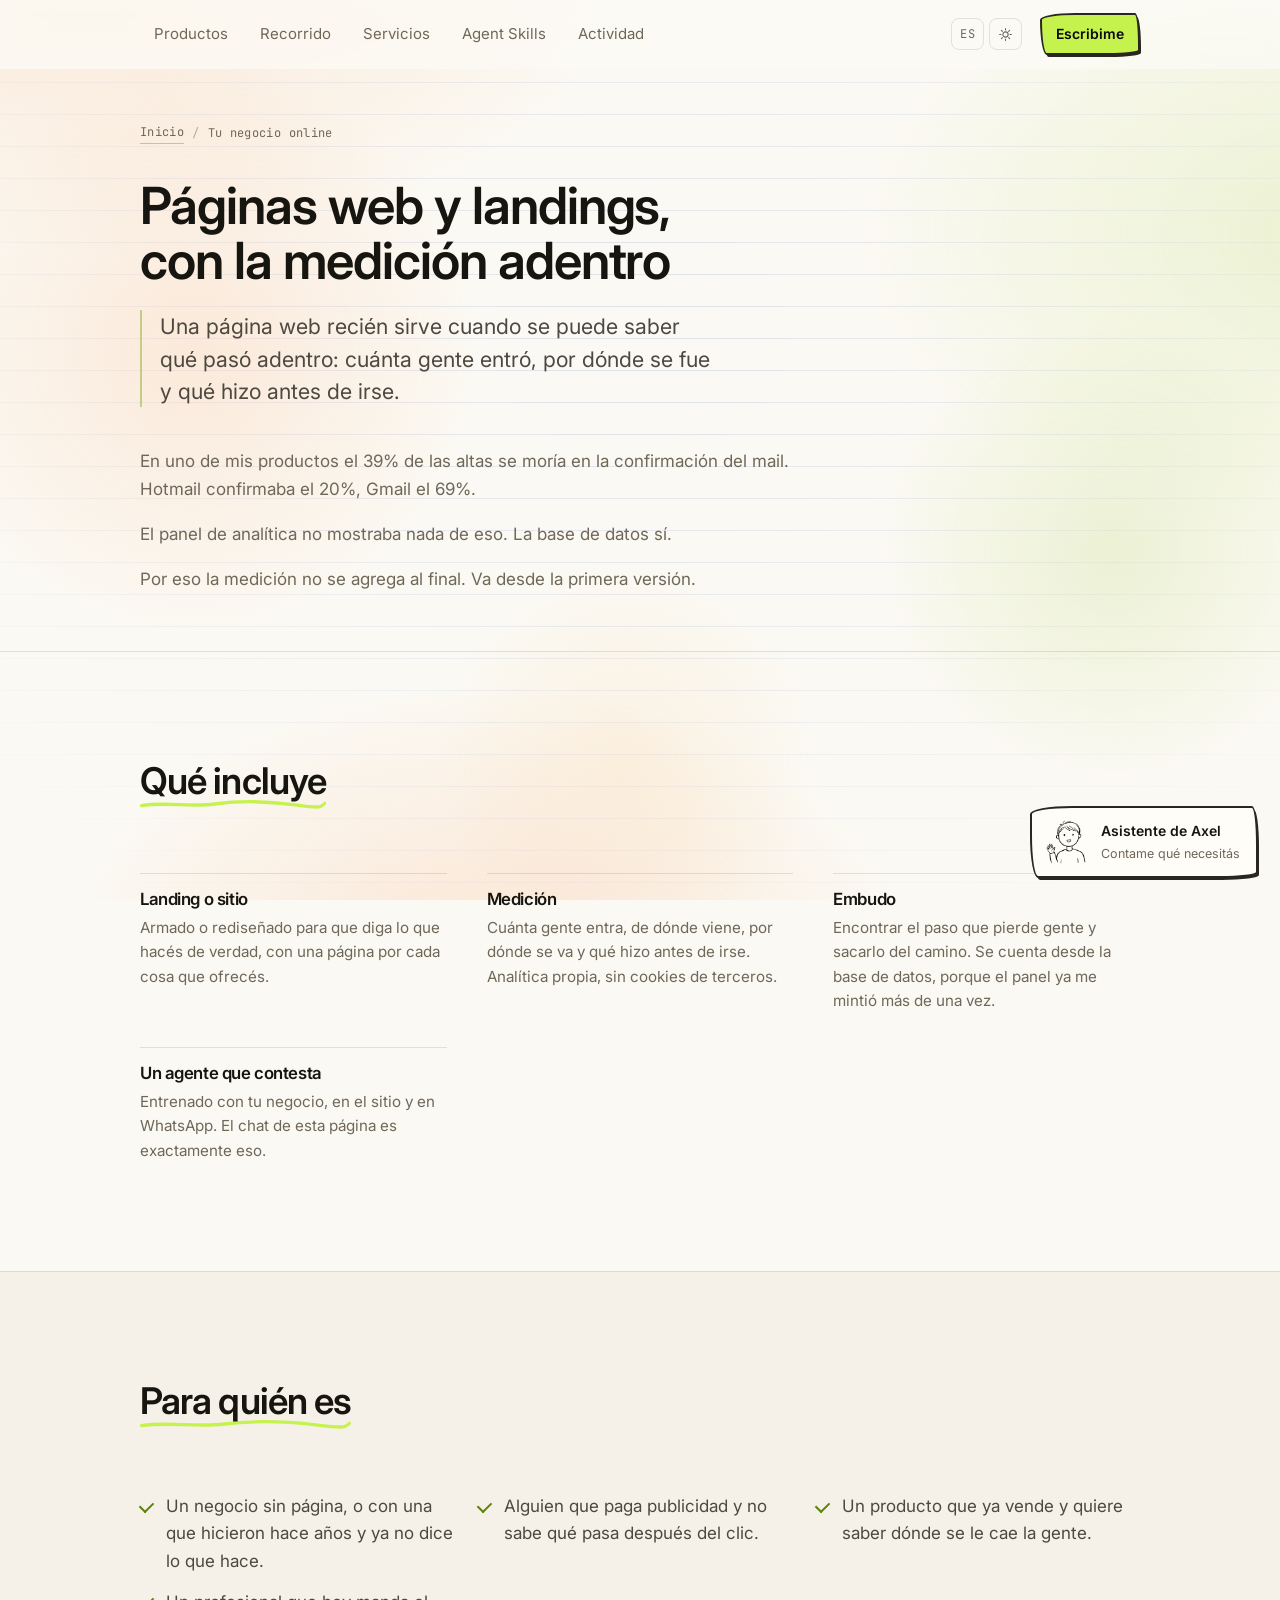
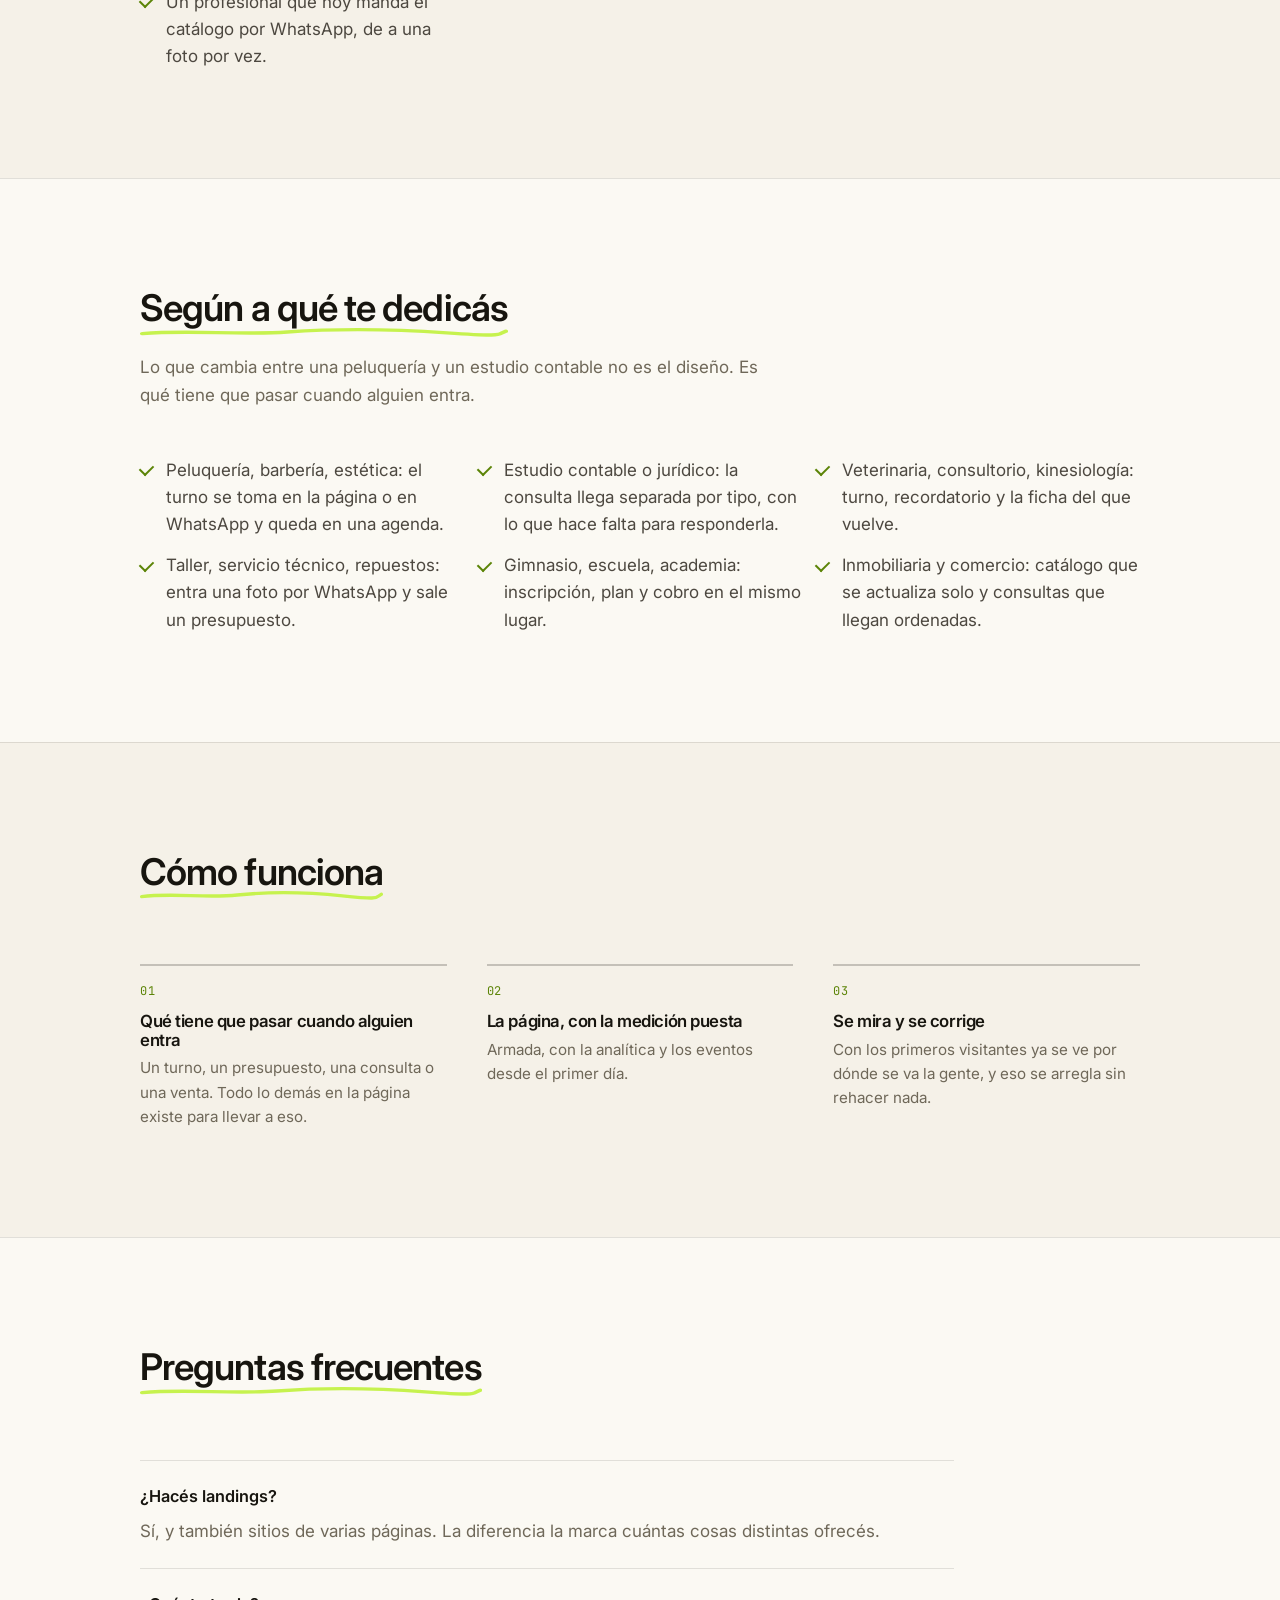
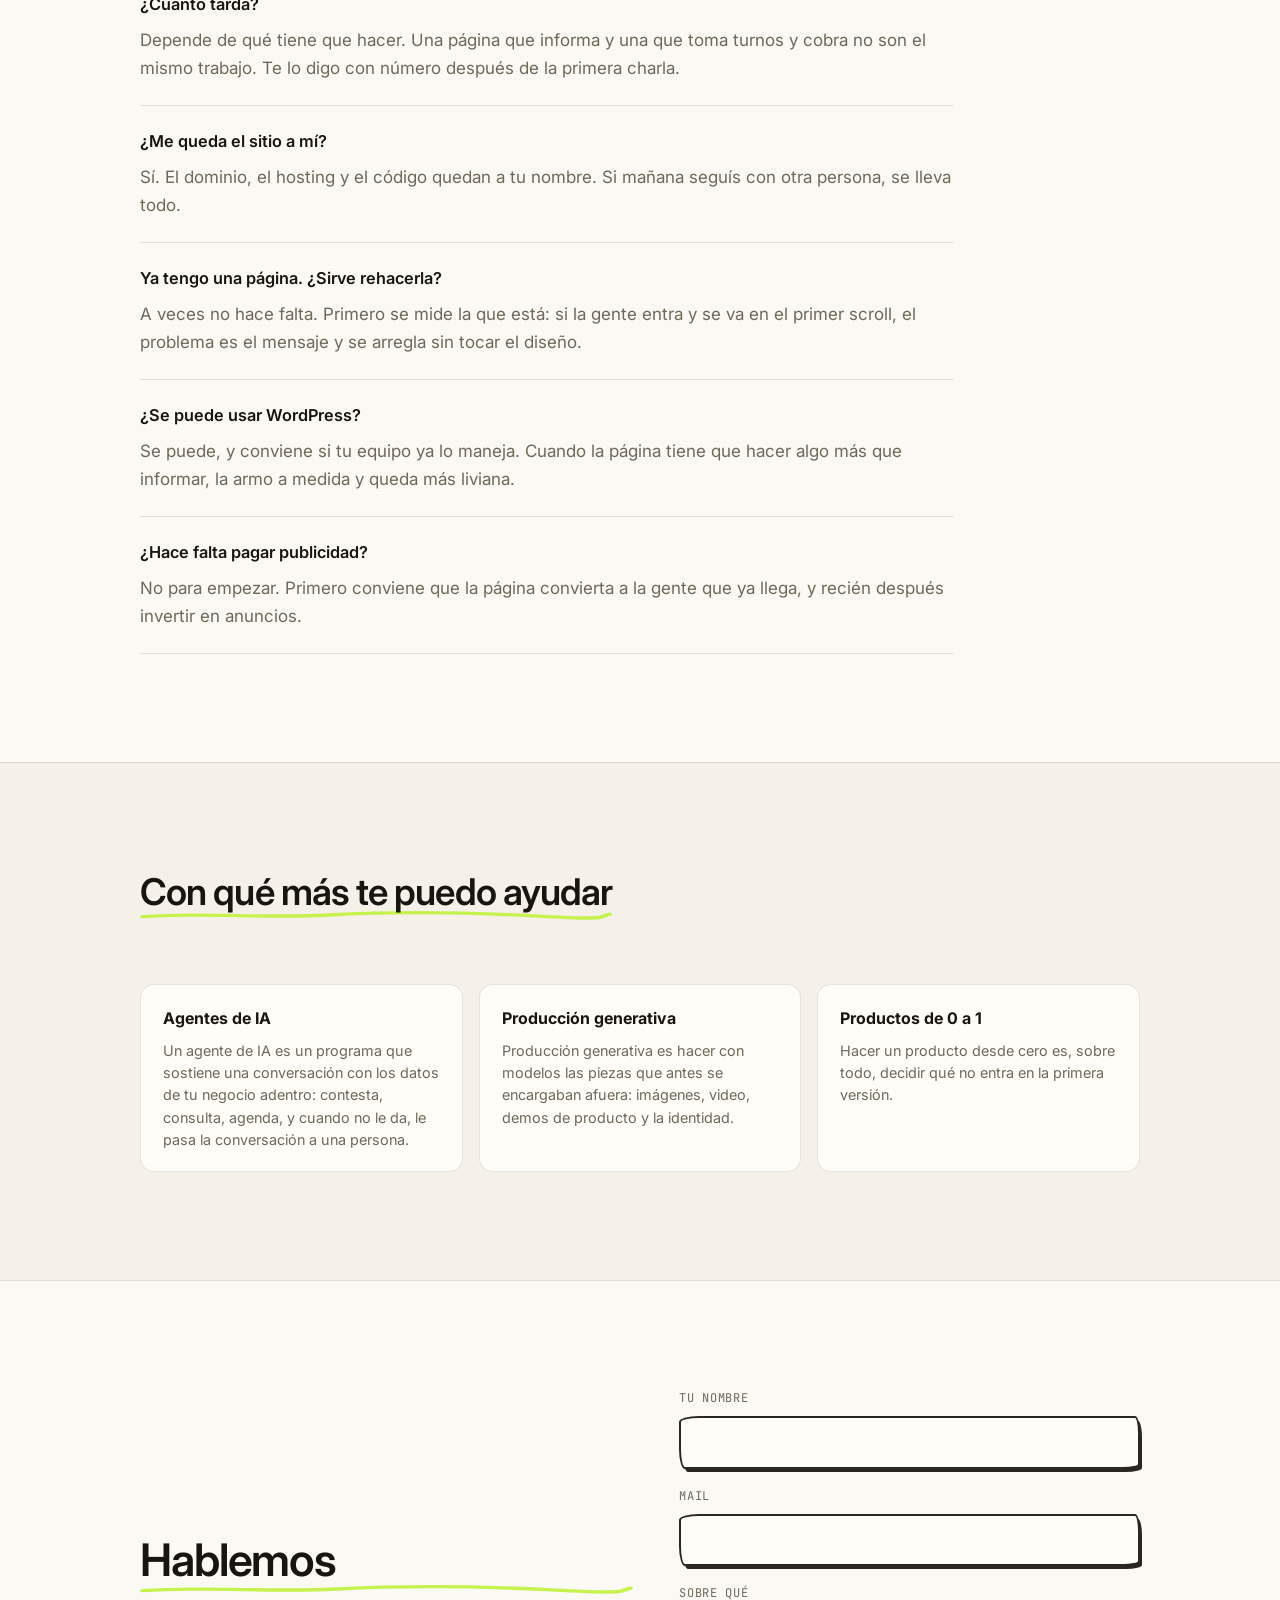
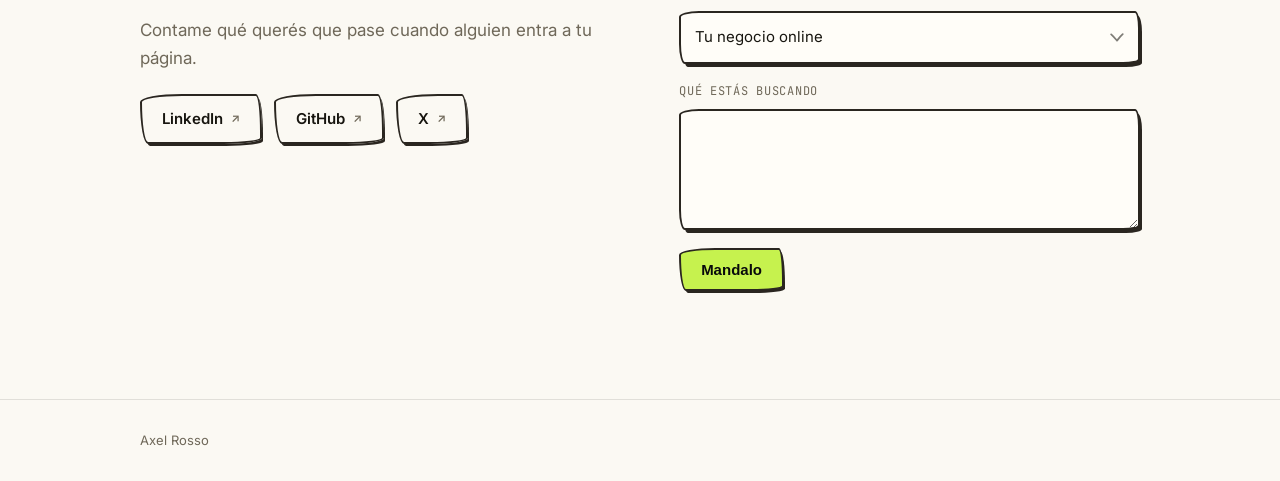
<file: paginas-web/index.html>
<!doctype html>
<html lang="es" data-skin="doodle">
<head>
<meta charset="utf-8">
<meta name="viewport" content="width=device-width, initial-scale=1">
<title>Páginas web y landings que se miden · Axel Rosso</title>
<meta name="description" content="Armo o rediseño tu página para que diga lo que hacés, con la medición puesta desde el primer día: cuánta gente entra, de dónde viene, por dónde se va y qué hizo antes de irse.">
<link rel="canonical" href="https://axelrosso.com/paginas-web/">
<meta property="og:type" content="website">
<meta property="og:locale" content="es_AR">
<meta property="og:title" content="Páginas web y landings que se miden · Axel Rosso">
<meta property="og:description" content="Armo o rediseño tu página para que diga lo que hacés, con la medición puesta desde el primer día: cuánta gente entra, de dónde viene, por dónde se va y qué hizo antes de irse.">
<meta property="og:url" content="https://axelrosso.com/paginas-web/">
<meta property="og:image" content="https://axelrosso.com/assets/og.jpg?v=1">
<meta property="og:image:width" content="1200">
<meta property="og:image:height" content="630">
<meta property="og:image:alt" content="Un dibujo a mano de alguien saludando.">
<meta name="twitter:card" content="summary_large_image">
<meta name="twitter:creator" content="@ArrobAxel">
<meta name="theme-color" content="#FBFAF7">
<!-- 🔴 EL .ICO DE LA RAIZ VA PRIMERO Y SIN VERSION EN LA URL. Google saca
     el icono del resultado de busqueda de lo que declara la portada, pero
     su rastreador pide `/favicon.ico` igual y hasta hoy eso daba 404. Y
     pide una URL estable: un `?v=` es una URL que cambia. El png queda
     detras para la pestaña del navegador, que es donde el cache-buster si
     hace falta. -->
<link rel="icon" href="/favicon.ico" sizes="any">
<link rel="icon" type="image/png" href="../assets/favicon.png?v=1">
<link rel="apple-touch-icon" href="../assets/apple-touch-icon.png?v=1">
<link rel="preconnect" href="https://fonts.googleapis.com">
<link rel="preconnect" href="https://fonts.gstatic.com" crossorigin>
<link rel="stylesheet" href="https://fonts.googleapis.com/css2?family=Inter:wght@400;500;600;700&family=JetBrains+Mono:wght@400;500&display=swap">
<link rel="stylesheet" href="../assets/style.css?v=95">
<link rel="stylesheet" href="../assets/doodle.css?v=4">
<script>
/* Runs before the body parses, so the page never flashes the wrong theme or
   the wrong language.

   A stored choice always wins. What follows only decides what somebody sees on
   their very first visit, and the toggles are in the bar either way.

   🔴 LIGHT BY DEFAULT, AND prefers-color-scheme IS DELIBERATELY IGNORED. Most
   people never touched that setting, so on a laptop it mostly reports whatever
   the OS shipped with rather than a preference. The skin is drawn ink, and ink
   on paper is what it was designed for: dark is a good version of it, light is
   the one it was drawn as.

   🔴 SPANISH BY DEFAULT, AND THE TEST IS WHERE THEY ARE, NOT WHAT THEIR BROWSER
   IS SET TO. navigator.language answers a different question: plenty of people
   in Latin America run their browser in English without wanting to read this
   page in it. Time zone is the only location signal available with no network
   call and no consent to ask for, and it is not spoofed by accident.

   ⚠️ THE ZONE LIST IS THE US AND CANADA ENUMERATED, NOT `America/` AS A PREFIX.
   Buenos Aires, Mexico City and Sao Paulo are all `America/` too, so a prefix
   would put the whole continent into English, which is the exact opposite of
   what was asked. Enumerated it can only ever be incomplete, never wrong: an
   unlisted zone falls to Spanish, which is the default anyway. navigator
   .language stays as a second chance, so en-US and en-CA also get English even
   from a zone that is not on the list. */
(function () {
  var d = document.documentElement;
  d.classList.add('js');

  /* 🔴 SOLO LA ZONA HORARIA DECIDE, Y navigator.language NO PARTICIPA. Estaba
     como segunda oportunidad, y era el error: alguien en Buenos Aires con el
     navegador en inglés, que es medio gremio, caía en inglés. La pregunta es
     dónde está la persona, no en qué idioma tiene puesto el Chrome.

     ⚠️ La lista es enumerada y por eso está completa a propósito: ahora que es
     la única señal, una zona que falte manda a alguien de Estados Unidos a
     castellano. Enumerar sigue siendo lo correcto contra usar `America/` como
     prefijo, porque Buenos Aires, México y São Paulo también son `America/` y
     eso mandaría el continente entero a inglés.

     Los prefijos de abajo cubren las zonas con subcarpeta (Indiana, Kentucky,
     Dakota del Norte) y los alias viejos `US/` y `Canada/` que algunos
     navegadores todavía reportan. */
  var ZONAS = (
    /* Estados Unidos */
    'America/New_York America/Detroit America/Chicago America/Denver ' +
    'America/Phoenix America/Los_Angeles America/Anchorage America/Adak ' +
    'America/Boise America/Juneau America/Sitka America/Nome America/Menominee ' +
    'America/Metlakatla America/Yakutat Pacific/Honolulu ' +
    /* Canadá */
    'America/Toronto America/Vancouver America/Edmonton America/Winnipeg ' +
    'America/Halifax America/St_Johns America/Regina America/Moncton ' +
    'America/Whitehorse America/Yellowknife America/Iqaluit America/Dawson ' +
    'America/Dawson_Creek America/Fort_Nelson America/Creston America/Inuvik ' +
    'America/Cambridge_Bay America/Rankin_Inlet America/Resolute ' +
    'America/Swift_Current America/Atikokan America/Glace_Bay ' +
    'America/Goose_Bay America/Blanc-Sablon '
  );

  function enNorteamerica() {
    var zona = '';
    try { zona = Intl.DateTimeFormat().resolvedOptions().timeZone || ''; } catch (e) {}
    if (!zona) return false;
    if (ZONAS.indexOf(zona + ' ') > -1) return true;
    return zona.indexOf('America/Indiana/') === 0 ||
           zona.indexOf('America/Kentucky/') === 0 ||
           zona.indexOf('America/North_Dakota/') === 0 ||
           zona.indexOf('US/') === 0 ||
           zona.indexOf('Canada/') === 0;
  }

  var theme, lang;
  try { theme = localStorage.getItem('site-theme'); lang = localStorage.getItem('site-lang'); } catch (e) {}
  if (theme !== 'light' && theme !== 'dark') theme = 'light';
  if (lang !== 'es' && lang !== 'en') lang = enNorteamerica() ? 'en' : 'es';

  /* 🔴 EL IDIOMA AHORA ES UNA URL Y NO UNA CLASE. `/` viene en castellano y
     `/en/` en ingles, con el texto adentro del HTML: es lo unico que hace que
     un buscador vea la version en castellano, porque rastrea desde Estados
     Unidos y con la regla de la zona horaria siempre le tocaba ingles.

     La regla de arriba no cambio: decide, y si lo que decidio no coincide con
     la pagina que se esta cargando, se cambia de direccion.

     ⚠️ `location.replace` y no `location.href`: con `href` queda una entrada en
     el historial y el boton de volver del navegador rebota entre las dos
     versiones sin poder salir.

     ⚠️ Y no se toca `lang` si ya coincide, ni se redirige a nadie que haya
     elegido a mano: `guardado` gana siempre. */
  var ruta = window.location.pathname.replace(/index\.html$/, '');
  var esPortada = ruta === '/' || ruta === '/en/' || ruta === '';
  var paginaActual = (ruta === '/en/') ? 'en' : 'es';

  /* ⚠️ EN UN SOLO SENTIDO: de la raiz al ingles, nunca de `/en/` al castellano.
     Quien abre `/en/` ya pidio ingles, sea porque siguio un enlace o porque lo
     encontro asi en un buscador, y devolverlo es discutirle. Ademas protege a
     esa pagina de que un rastreador que no venga de Estados Unidos la vea
     rebotar, que es la forma mas rapida de que no la indexe.

     ⚠️ Y solo en la portada, con la ruta comparada entera. Las paginas de
     servicio existen unicamente en castellano: mandando a `/` a cualquiera con
     el ingles guardado, quien abre `/agentes-de-ia/` termina en la portada sin
     la pagina que fue a buscar. Con `indexOf('/en')` cualquier ruta que empiece
     con esas dos letras se tomaria por la version en ingles. */
  if (ruta !== '/en/' && esPortada && lang === 'en') {
    window.location.replace('/en/' + window.location.search + window.location.hash);
    return;
  }
  lang = paginaActual;

  d.setAttribute('data-theme', theme);
  d.setAttribute('data-lang', lang);
  d.setAttribute('lang', lang);
  var m = document.querySelector('meta[name="theme-color"]');
  if (m) m.setAttribute('content', theme === 'light' ? '#fbfaf7' : '#08090b');
})();
</script>
<script type="application/ld+json">
{
 "@context": "https://schema.org",
 "@graph": [
  {
   "@type": "Person",
   "@id": "https://axelrosso.com/#axel",
   "name": "Axel Rosso",
   "url": "https://axelrosso.com/"
  },
  {
   "@type": "Service",
   "@id": "https://axelrosso.com/paginas-web/#servicio",
   "name": "Tu negocio online",
   "serviceType": "Páginas web y landings, con la medición adentro",
   "url": "https://axelrosso.com/paginas-web/",
   "description": "Una página web recién sirve cuando se puede saber qué pasó adentro: cuánta gente entró, por dónde se fue y qué hizo antes de irse.",
   "provider": {
    "@id": "https://axelrosso.com/#axel"
   },
   "areaServed": [
    {
     "@type": "Country",
     "name": "Argentina"
    },
    {
     "@type": "Country",
     "name": "Chile"
    },
    {
     "@type": "Country",
     "name": "México"
    },
    {
     "@type": "Country",
     "name": "Uruguay"
    },
    {
     "@type": "Country",
     "name": "Colombia"
    },
    {
     "@type": "Country",
     "name": "Perú"
    },
    {
     "@type": "Country",
     "name": "España"
    }
   ],
   "availableLanguage": [
    "es",
    "en"
   ],
   "availableChannel": {
    "@type": "ServiceChannel",
    "serviceUrl": "https://axelrosso.com/paginas-web/#contact"
   },
   "hasOfferCatalog": {
    "@type": "OfferCatalog",
    "name": "Tu negocio online",
    "itemListElement": [
     {
      "@type": "Offer",
      "itemOffered": {
       "@type": "Service",
       "name": "Landing o sitio",
       "description": "Armado o rediseñado para que diga lo que hacés de verdad, con una página por cada cosa que ofrecés."
      }
     },
     {
      "@type": "Offer",
      "itemOffered": {
       "@type": "Service",
       "name": "Medición",
       "description": "Cuánta gente entra, de dónde viene, por dónde se va y qué hizo antes de irse. Analítica propia, sin cookies de terceros."
      }
     },
     {
      "@type": "Offer",
      "itemOffered": {
       "@type": "Service",
       "name": "Embudo",
       "description": "Encontrar el paso que pierde gente y sacarlo del camino. Se cuenta desde la base de datos, porque el panel ya me mintió más de una vez."
      }
     },
     {
      "@type": "Offer",
      "itemOffered": {
       "@type": "Service",
       "name": "Un agente que contesta",
       "description": "Entrenado con tu negocio, en el sitio y en WhatsApp. El chat de esta página es exactamente eso."
      }
     }
    ]
   }
  },
  {
   "@type": "FAQPage",
   "@id": "https://axelrosso.com/paginas-web/#preguntas",
   "mainEntity": [
    {
     "@type": "Question",
     "name": "¿Hacés landings?",
     "acceptedAnswer": {
      "@type": "Answer",
      "text": "Sí, y también sitios de varias páginas. La diferencia la marca cuántas cosas distintas ofrecés."
     }
    },
    {
     "@type": "Question",
     "name": "¿Cuánto tarda?",
     "acceptedAnswer": {
      "@type": "Answer",
      "text": "Depende de qué tiene que hacer. Una página que informa y una que toma turnos y cobra no son el mismo trabajo. Te lo digo con número después de la primera charla."
     }
    },
    {
     "@type": "Question",
     "name": "¿Me queda el sitio a mí?",
     "acceptedAnswer": {
      "@type": "Answer",
      "text": "Sí. El dominio, el hosting y el código quedan a tu nombre. Si mañana seguís con otra persona, se lleva todo."
     }
    },
    {
     "@type": "Question",
     "name": "Ya tengo una página. ¿Sirve rehacerla?",
     "acceptedAnswer": {
      "@type": "Answer",
      "text": "A veces no hace falta. Primero se mide la que está: si la gente entra y se va en el primer scroll, el problema es el mensaje y se arregla sin tocar el diseño."
     }
    },
    {
     "@type": "Question",
     "name": "¿Se puede usar WordPress?",
     "acceptedAnswer": {
      "@type": "Answer",
      "text": "Se puede, y conviene si tu equipo ya lo maneja. Cuando la página tiene que hacer algo más que informar, la armo a medida y queda más liviana."
     }
    },
    {
     "@type": "Question",
     "name": "¿Hace falta pagar publicidad?",
     "acceptedAnswer": {
      "@type": "Answer",
      "text": "No para empezar. Primero conviene que la página convierta a la gente que ya llega, y recién después invertir en anuncios."
     }
    }
   ]
  },
  {
   "@type": "BreadcrumbList",
   "itemListElement": [
    {
     "@type": "ListItem",
     "position": 1,
     "name": "Inicio",
     "item": "https://axelrosso.com/"
    },
    {
     "@type": "ListItem",
     "position": 2,
     "name": "Tu negocio online",
     "item": "https://axelrosso.com/paginas-web/"
    }
   ]
  }
 ]
}
</script>
</head>
<body>
<div class="bg" aria-hidden="true">
  <span class="bg__wash"></span>
  <span class="bg__grid"></span>
  <span class="bg__orb bg__orb--1"></span>
  <span class="bg__orb bg__orb--2"></span>
  <span class="bg__orb bg__orb--3"></span>
</div>
<div class="grain" aria-hidden="true"></div>
<a class="skip" href="#main">Saltar al contenido</a>

<header class="nav">
  <div class="progress" aria-hidden="true"><span id="progress-bar"></span></div>
  <div class="wrap nav__inner">
    <nav class="nav__links" aria-label="Sections">
      <a href="/#work">Productos</a>
      <a href="/#experience">Recorrido</a>
      <a href="/#services">Servicios</a>
      <a href="/#skills">Agent Skills</a>
      <a href="/#activity">Actividad</a>
    </nav>

    <div class="nav__end">
      <div class="switches">
        <button class="sw" id="lang-toggle" type="button" aria-label="Cambiar idioma / Switch language"><span id="lang-label">ES</span></button>
        <button class="sw" id="theme-toggle" type="button" aria-label="Switch theme">
          <svg class="sw__moon" viewBox="0 0 24 24" fill="none" stroke="currentColor" stroke-width="1.7" stroke-linecap="round" stroke-linejoin="round" aria-hidden="true"><path d="M20 14.5A8.5 8.5 0 0 1 9.5 4a8.5 8.5 0 1 0 10.5 10.5Z"/></svg>
          <svg class="sw__sun" viewBox="0 0 24 24" fill="none" stroke="currentColor" stroke-width="1.7" stroke-linecap="round" aria-hidden="true"><circle cx="12" cy="12" r="4.2"/><path d="M12 2.6v2.2M12 19.2v2.2M2.6 12h2.2M19.2 12h2.2M5.4 5.4l1.6 1.6M17 17l1.6 1.6M18.6 5.4 17 7M7 17l-1.6 1.6"/></svg>
        </button>
      </div>
      <a class="btn btn--sm" href="#contact">Escribime</a>
    </div>
  </div>
</header>

<main id="main">
  <article class="srv">
    <div class="wrap">
      <nav class="miga" aria-label="Dónde estás"><a href="/">Inicio</a><span aria-hidden="true">/</span><span aria-current="page">Tu negocio online</span></nav>
      <header class="srv__head">
        <h1>Páginas web y landings, con la medición adentro</h1>
        <p class="srv__respuesta">Una página web recién sirve cuando se puede saber qué pasó adentro: cuánta gente entró, por dónde se fue y qué hizo antes de irse.</p>
      </header>
      <div class="srv__intro">
        <p>En uno de mis productos el 39% de las altas se moría en la confirmación del mail. Hotmail confirmaba el 20%, Gmail el 69%.</p>
        <p>El panel de analítica no mostraba nada de eso. La base de datos sí.</p>
        <p>Por eso la medición no se agrega al final. Va desde la primera versión.</p>
      </div>
    </div>
  </article>
  <section class="section">
    <div class="wrap">
      <div class="section__head"><h2>Qué incluye</h2></div>
      <ul class="srv__lista">
        <li><h3>Landing o sitio</h3><p>Armado o rediseñado para que diga lo que hacés de verdad, con una página por cada cosa que ofrecés.</p></li>
        <li><h3>Medición</h3><p>Cuánta gente entra, de dónde viene, por dónde se va y qué hizo antes de irse. Analítica propia, sin cookies de terceros.</p></li>
        <li><h3>Embudo</h3><p>Encontrar el paso que pierde gente y sacarlo del camino. Se cuenta desde la base de datos, porque el panel ya me mintió más de una vez.</p></li>
        <li><h3>Un agente que contesta</h3><p>Entrenado con tu negocio, en el sitio y en WhatsApp. El chat de esta página es exactamente eso.</p></li>
      </ul>
    </div>
  </section>
  <section class="section section--alt">
    <div class="wrap">
      <div class="section__head"><h2>Para quién es</h2></div>
      <ul class="srv__quien">
        <li>Un negocio sin página, o con una que hicieron hace años y ya no dice lo que hace.</li>
        <li>Alguien que paga publicidad y no sabe qué pasa después del clic.</li>
        <li>Un producto que ya vende y quiere saber dónde se le cae la gente.</li>
        <li>Un profesional que hoy manda el catálogo por WhatsApp, de a una foto por vez.</li>
      </ul>
    </div>
  </section>
  <section class="section">
    <div class="wrap">
      <div class="section__head"><h2>Según a qué te dedicás</h2><p>Lo que cambia entre una peluquería y un estudio contable no es el diseño. Es qué tiene que pasar cuando alguien entra.</p></div>
      <ul class="srv__rubros">
        <li>Peluquería, barbería, estética: el turno se toma en la página o en WhatsApp y queda en una agenda.</li>
        <li>Estudio contable o jurídico: la consulta llega separada por tipo, con lo que hace falta para responderla.</li>
        <li>Veterinaria, consultorio, kinesiología: turno, recordatorio y la ficha del que vuelve.</li>
        <li>Taller, servicio técnico, repuestos: entra una foto por WhatsApp y sale un presupuesto.</li>
        <li>Gimnasio, escuela, academia: inscripción, plan y cobro en el mismo lugar.</li>
        <li>Inmobiliaria y comercio: catálogo que se actualiza solo y consultas que llegan ordenadas.</li>
      </ul>
    </div>
  </section>
  <section class="section section--alt">
    <div class="wrap">
      <div class="section__head"><h2>Cómo funciona</h2></div>
      <ol class="srv__pasos">
        <li><span class="srv__num" aria-hidden="true">01</span><h3>Qué tiene que pasar cuando alguien entra</h3><p>Un turno, un presupuesto, una consulta o una venta. Todo lo demás en la página existe para llevar a eso.</p></li>
        <li><span class="srv__num" aria-hidden="true">02</span><h3>La página, con la medición puesta</h3><p>Armada, con la analítica y los eventos desde el primer día.</p></li>
        <li><span class="srv__num" aria-hidden="true">03</span><h3>Se mira y se corrige</h3><p>Con los primeros visitantes ya se ve por dónde se va la gente, y eso se arregla sin rehacer nada.</p></li>
      </ol>
    </div>
  </section>
  <section class="section" id="preguntas">
    <div class="wrap">
      <div class="section__head"><h2>Preguntas frecuentes</h2></div>
      <dl class="srv__faq">
        <div class="srv__qa"><dt>¿Hacés landings?</dt><dd>Sí, y también sitios de varias páginas. La diferencia la marca cuántas cosas distintas ofrecés.</dd></div>
        <div class="srv__qa"><dt>¿Cuánto tarda?</dt><dd>Depende de qué tiene que hacer. Una página que informa y una que toma turnos y cobra no son el mismo trabajo. Te lo digo con número después de la primera charla.</dd></div>
        <div class="srv__qa"><dt>¿Me queda el sitio a mí?</dt><dd>Sí. El dominio, el hosting y el código quedan a tu nombre. Si mañana seguís con otra persona, se lleva todo.</dd></div>
        <div class="srv__qa"><dt>Ya tengo una página. ¿Sirve rehacerla?</dt><dd>A veces no hace falta. Primero se mide la que está: si la gente entra y se va en el primer scroll, el problema es el mensaje y se arregla sin tocar el diseño.</dd></div>
        <div class="srv__qa"><dt>¿Se puede usar WordPress?</dt><dd>Se puede, y conviene si tu equipo ya lo maneja. Cuando la página tiene que hacer algo más que informar, la armo a medida y queda más liviana.</dd></div>
        <div class="srv__qa"><dt>¿Hace falta pagar publicidad?</dt><dd>No para empezar. Primero conviene que la página convierta a la gente que ya llega, y recién después invertir en anuncios.</dd></div>
      </dl>
    </div>
  </section>
  <section class="section section--alt">
    <div class="wrap">
      <div class="section__head"><h2>Con qué más te puedo ayudar</h2></div>
      <ul class="srv__otros">
        <li><a href="/agentes-de-ia/"><strong>Agentes de IA</strong><span>Un agente de IA es un programa que sostiene una conversación con los datos de tu negocio adentro: contesta, consulta, agenda, y cuando no le da, le pasa la conversación a una persona.</span></a></li>
        <li><a href="/contenido-con-ia/"><strong>Producción generativa</strong><span>Producción generativa es hacer con modelos las piezas que antes se encargaban afuera: imágenes, video, demos de producto y la identidad.</span></a></li>
        <li><a href="/producto-desde-cero/"><strong>Productos de 0 a 1</strong><span>Hacer un producto desde cero es, sobre todo, decidir qué no entra en la primera versión.</span></a></li>
      </ul>
    </div>
  </section>
  <section id="contact" class="section contact">
    <div class="wrap">
      <div class="contact__grid">
        <div class="contact__side">
          <h2>Hablemos</h2>
          <p class="contact__lede">Contame qué querés que pase cuando alguien entra a tu página.</p>
          <div class="contact__redes">
            <a class="btn btn--ghost" href="https://www.linkedin.com/in/axelrosso/" rel="me noopener" target="_blank">LinkedIn<span class="arrow" aria-hidden="true">↗</span></a>
            <a class="btn btn--ghost" href="https://github.com/MR-Axel" rel="me noopener" target="_blank">GitHub<span class="arrow" aria-hidden="true">↗</span></a>
            <a class="btn btn--ghost" href="https://x.com/ArrobAxel" rel="me noopener" target="_blank">X<span class="arrow" aria-hidden="true">↗</span></a>
          </div>
        </div>

        <form class="form" id="contact-form" autocomplete="on">
          <div class="field">
            <label for="f-name" data-t>Tu nombre</label>
            <input id="f-name" name="nombre" type="text" required minlength="2" maxlength="80" autocomplete="name">
          </div>
          <div class="field">
            <label for="f-mail" data-t>Mail</label>
            <input id="f-mail" name="mail" type="email" required maxlength="120" autocomplete="email">
          </div>
          <div class="field">
            <label for="f-tema" data-t>Sobre qué</label>
            <select id="f-tema" name="tema" required>
              <option value="otro" data-t>Otro</option>
              <option value="agentes" data-t>Agentes de IA</option>
              <option value="servicio" data-t>Agentes como servicio</option>
              <option value="online" data-t selected>Tu negocio online</option>
              <option value="cero" data-t>Productos de 0 a 1</option>
              <option value="automatizacion" data-t>Automatizaciones y herramientas internas</option>
              <option value="estrategia" data-t>Estrategia y asesoría</option>
              <option value="generativa" data-t>Producción generativa</option>
            </select>
          </div>
          <div class="field">
            <label for="f-what" data-t>Qué estás buscando</label>
            <textarea id="f-what" name="busca" required minlength="10" maxlength="2000" rows="4"></textarea>
          </div>

          <div class="trampa" aria-hidden="true">
            <label for="f-web">Website</label>
            <input id="f-web" name="web" type="text" tabindex="-1" autocomplete="off">
          </div>

          <button class="btn" type="submit" data-t>Mandalo</button>

          <p class="form__msg" data-estado="enviando" hidden>Mandando.</p>
          <p class="form__msg form__msg--ok" data-estado="listo" hidden>Llegó. Los leo yo y contesto desde mi correo, casi siempre dentro del día.</p>
          <p class="form__msg form__msg--mal" data-estado="error" hidden>No salió. Por LinkedIn le pego la vuelta y lo veo igual.</p>
        </form>
      </div>
    </div>
  </section>
</main>

<svg width="0" height="0" aria-hidden="true" style="position:absolute">
  <filter id="tiembla" x="-20%" y="-20%" width="140%" height="140%">
    <feTurbulence type="fractalNoise" baseFrequency="0.028" numOctaves="3" seed="7" result="ruido"/>
    <feDisplacementMap in="SourceGraphic" in2="ruido" scale="1.9"
                       xChannelSelector="R" yChannelSelector="G"/>
  </filter>
</svg>


<div class="lima" id="lima" hidden>
  <button class="lima__launch" id="lima-launch" type="button"
          aria-expanded="false" aria-controls="lima-panel">
    <img class="lima__cara" src="../assets/doodles/asistente.png" alt="" width="512" height="561" aria-hidden="true">
    <span class="lima__pitch">
      <strong data-t>Asistente de Axel</strong>
      <span data-t>Contame qué necesitás</span>
    </span>
  </button>

  <section class="lima__panel" id="lima-panel" aria-labelledby="lima-title" hidden>
    <header class="lima__head">
      <img class="lima__cara lima__cara--grande" src="../assets/doodles/asistente.png" alt="" width="512" height="561" aria-hidden="true">
      <span class="lima__who">
        <strong id="lima-title" data-t>Asistente de Axel</strong>
      </span>
      <button class="lima__x" id="lima-close" type="button">
        <span class="oculto" data-t>Cerrar</span>
        <span aria-hidden="true">×</span>
      </button>
    </header>

    <div class="lima__log" id="lima-log" role="log" aria-live="polite"></div>

    <form class="lima__ask" id="lima-ask">
      <label class="oculto" for="lima-input" data-t>Tu mensaje</label>
      <input id="lima-input" type="text" maxlength="1200" autocomplete="off"
             required>
      <button class="lima__send" type="submit">
        <span class="oculto" data-t>Mandar</span>
        <span aria-hidden="true">→</span>
      </button>
    </form>
  </section>

  <div class="lima__strings" hidden>
    <p data-frase="hola">Hola, soy el asistente de este sitio. Contame qué estás tratando de construir o de arreglar y te oriento, o te paso derecho con Axel.</p>
    <p data-frase="pensando">Pensando.</p>
    <p data-frase="dejar">Dejar mis datos</p>
    <p data-frase="caido">Algo se rompió de mi lado. El formulario de más arriba le llega igual.</p>
  </div>
</div>


<footer class="foot">
  <div class="wrap foot__inner">
    <p>Axel Rosso</p>
  </div>
</footer>

<script src="../assets/medir.js?v=2" defer></script>
<script src="../assets/i18n.js?v=64"></script>
<script src="../assets/app.js?v=43"></script>
<script src="../assets/interact.js?v=3" defer></script>
<script src="../assets/form.js?v=6" defer></script>
<script src="../assets/mobile.js?v=8" defer></script>
<script src="../assets/lima.js?v=2" defer></script>
</body>
</html>
</file>
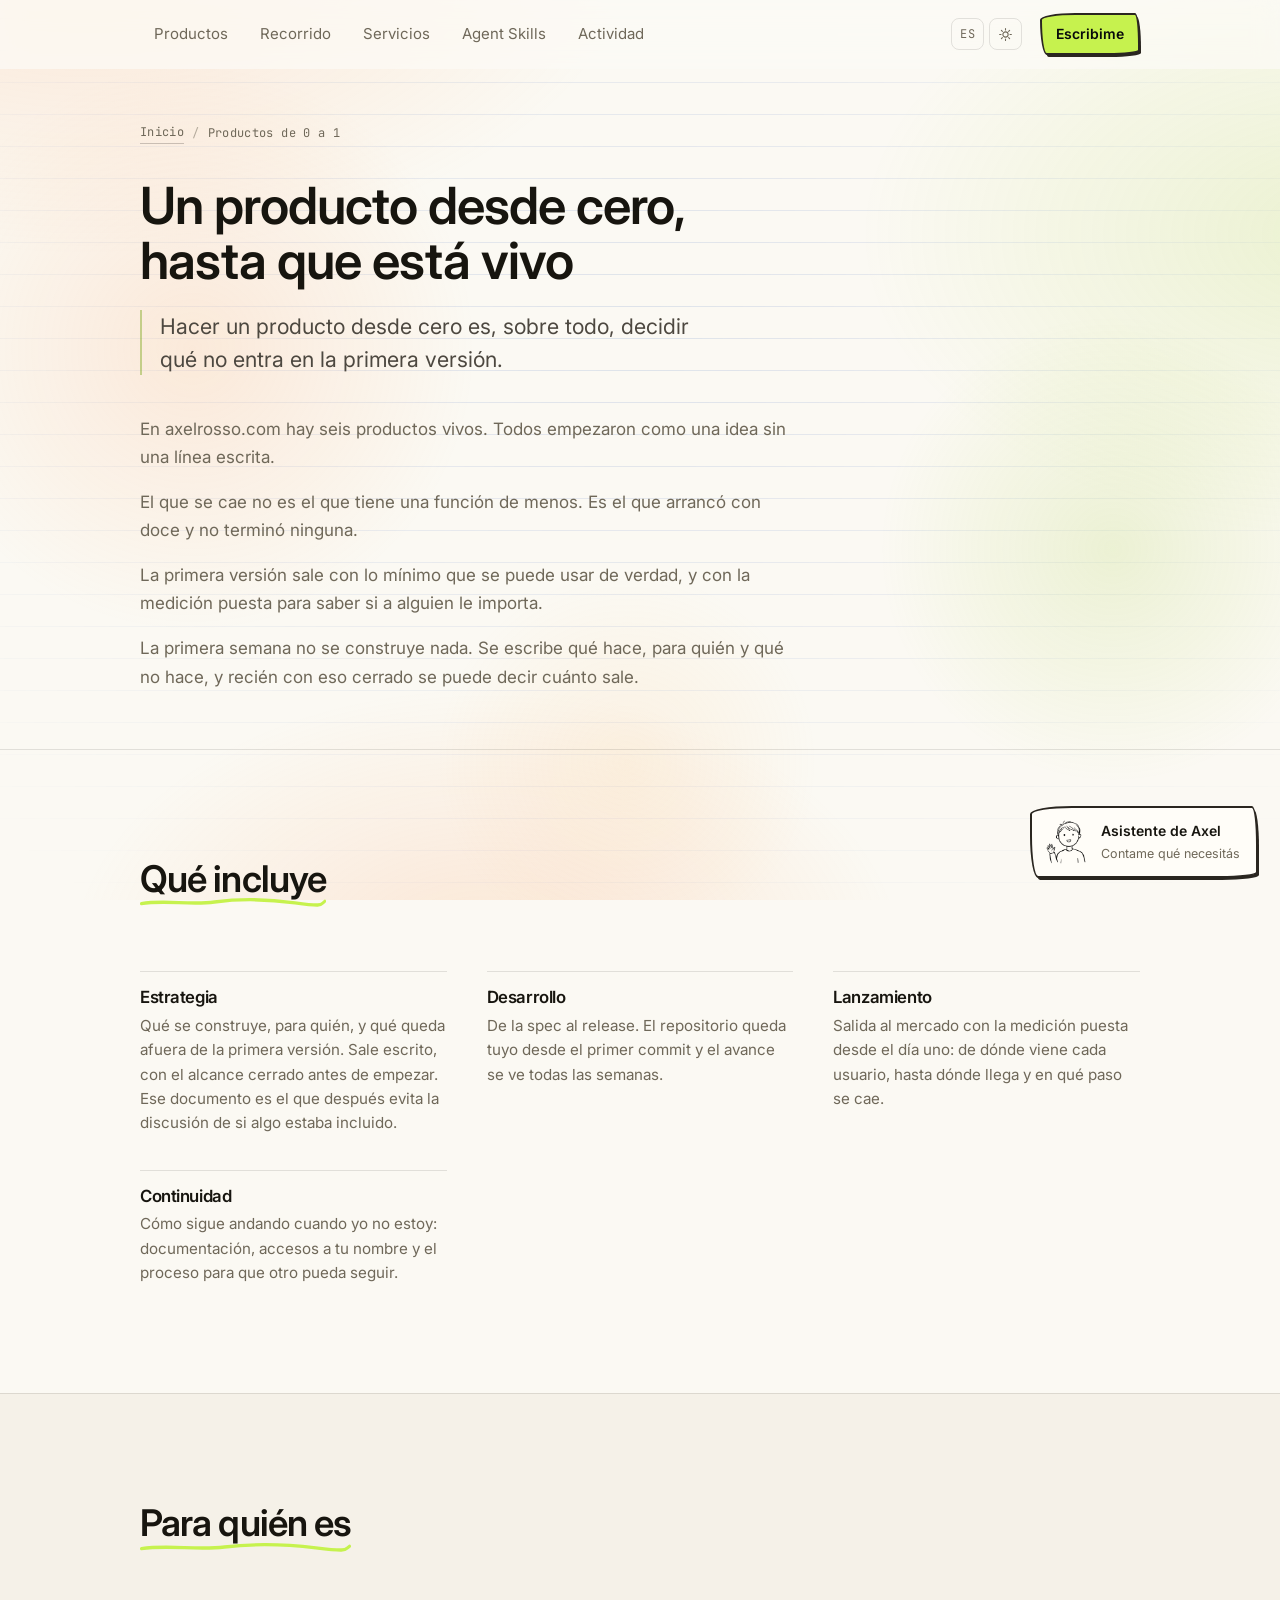
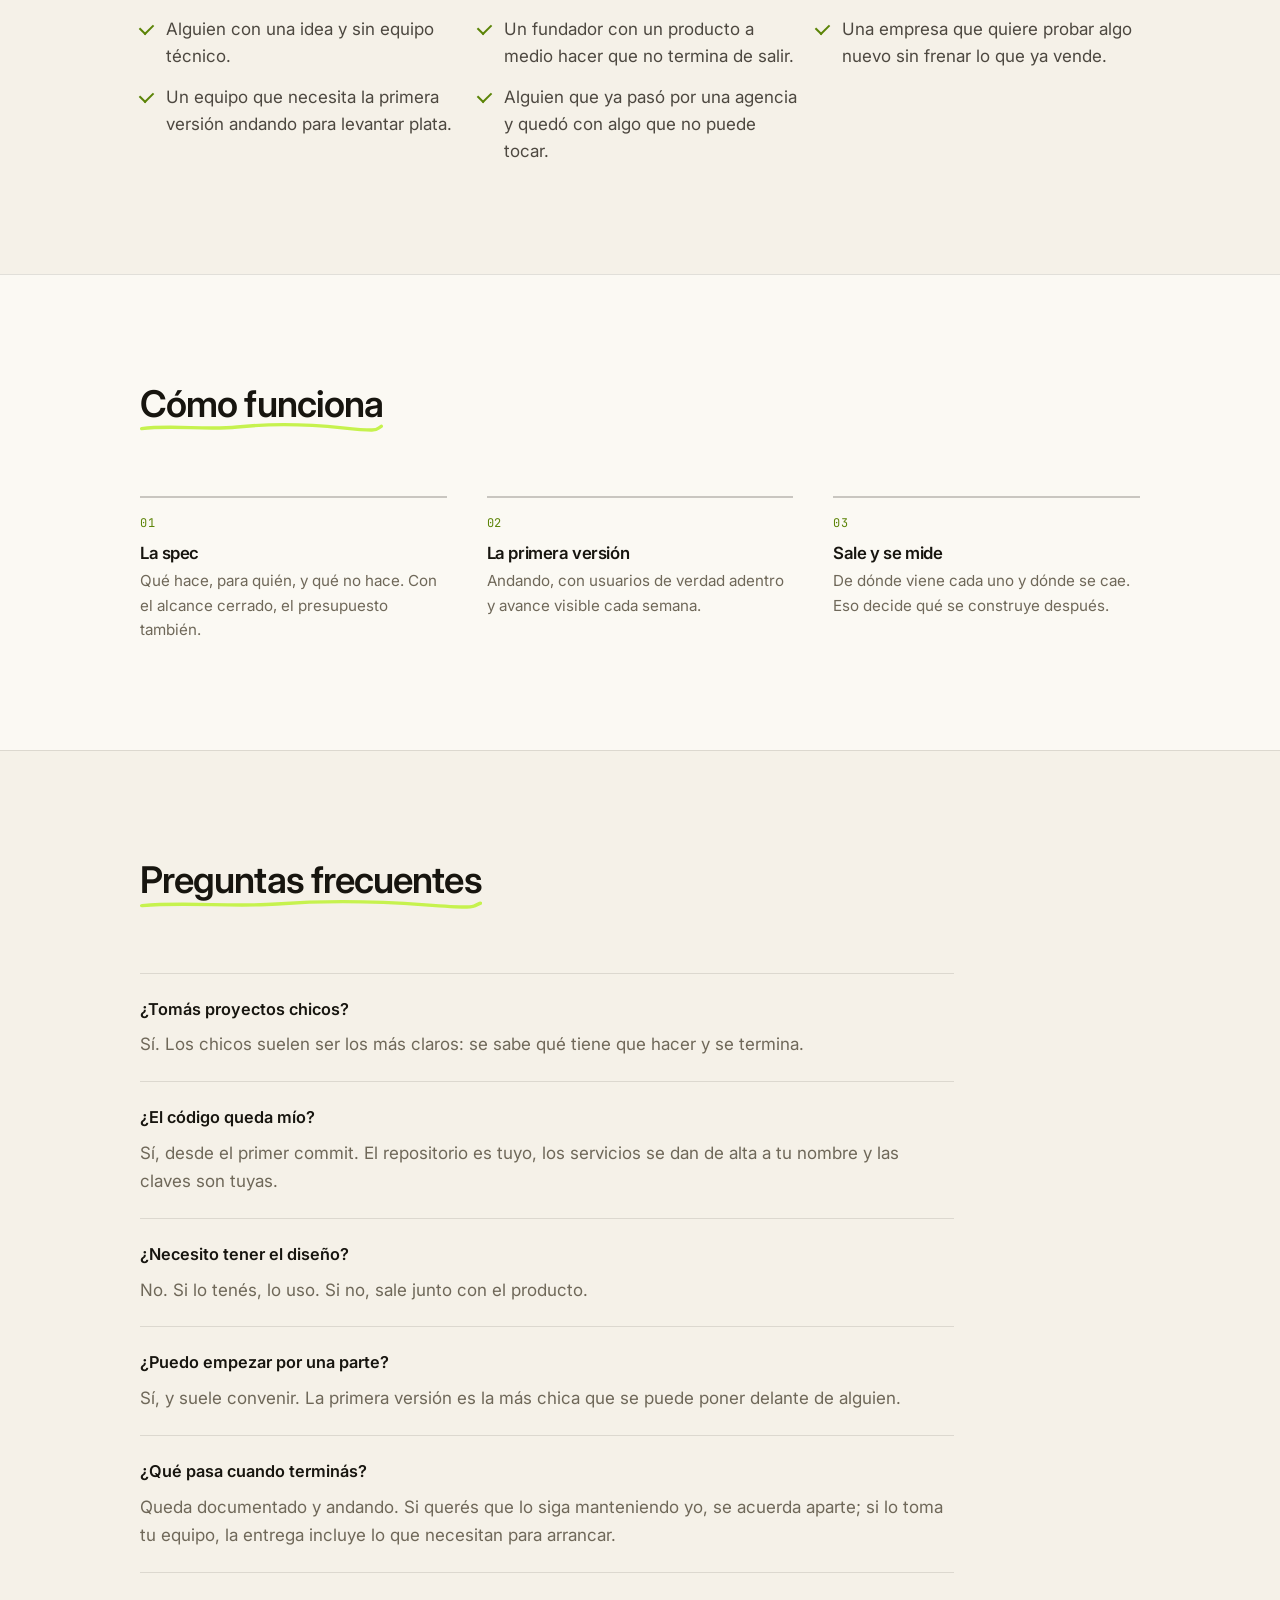
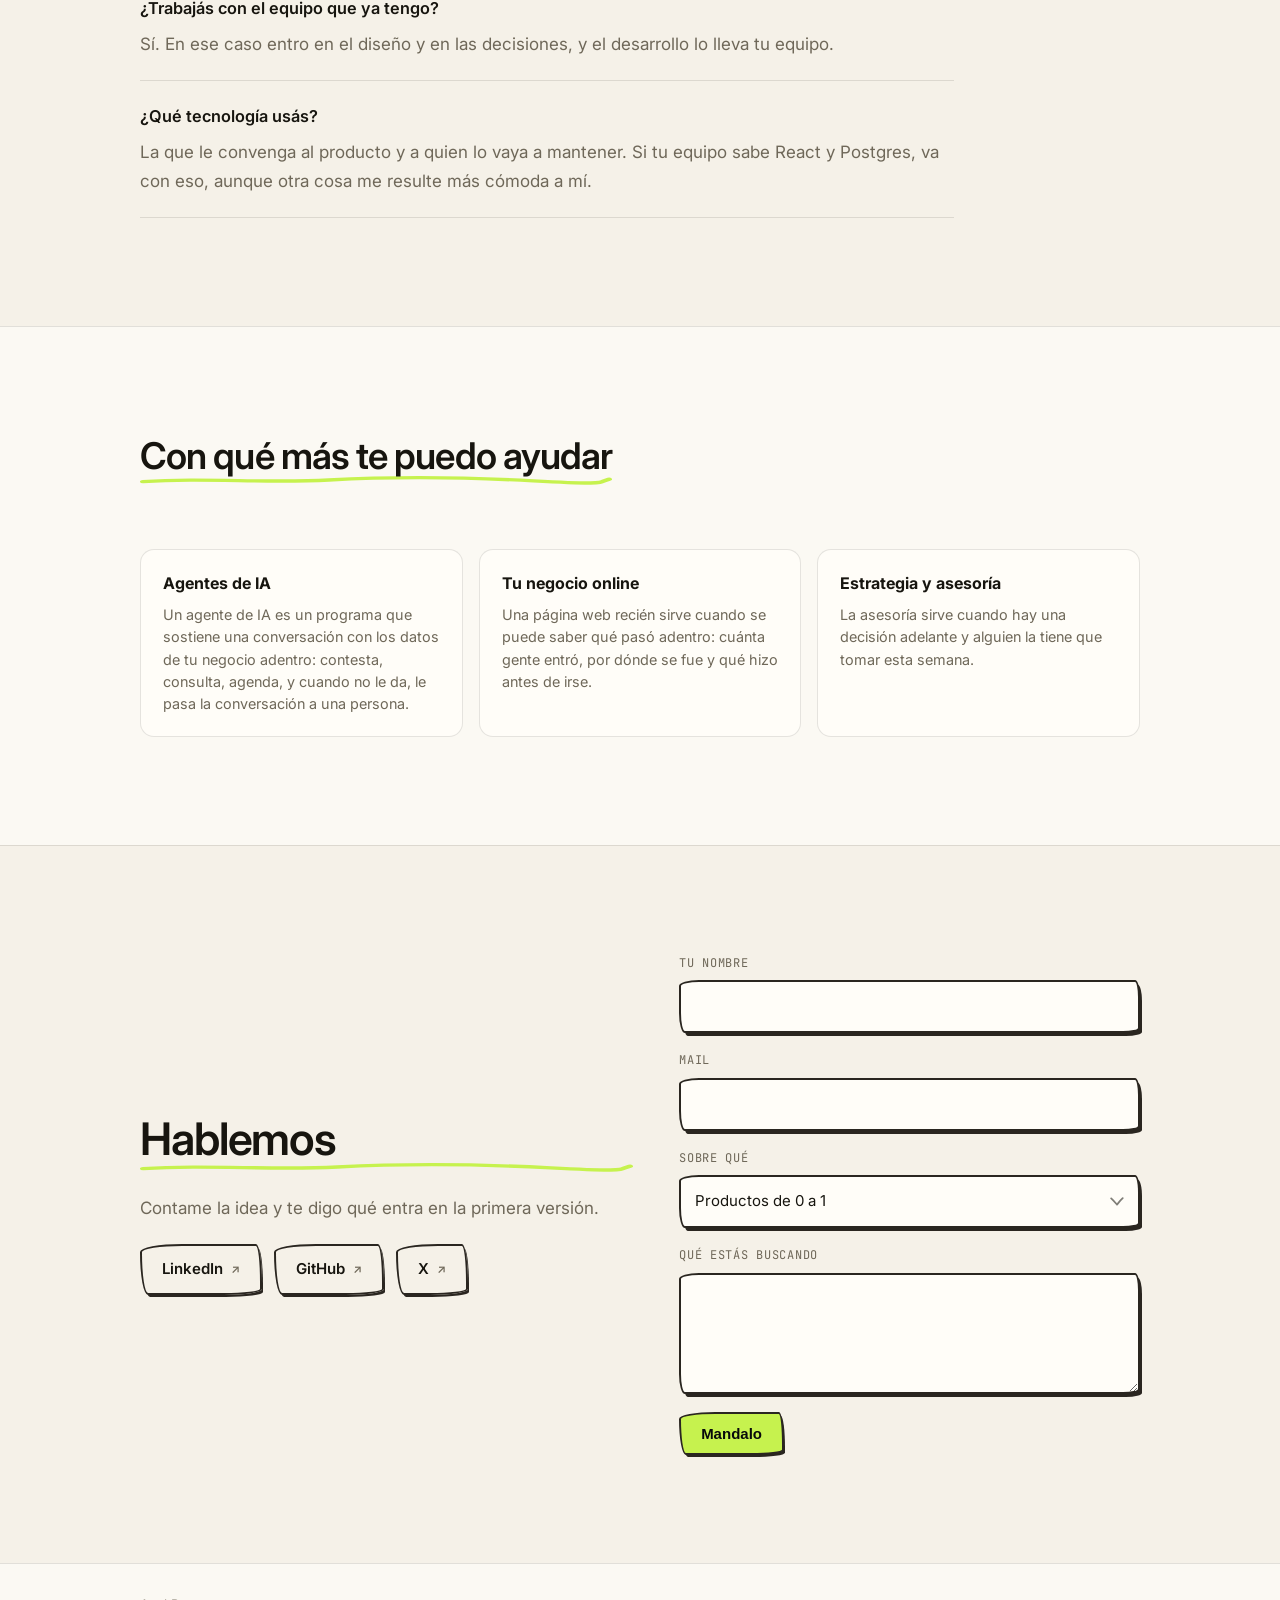
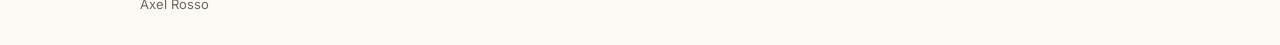
<file: producto-desde-cero/index.html>
<!doctype html>
<html lang="es" data-skin="doodle">
<head>
<meta charset="utf-8">
<meta name="viewport" content="width=device-width, initial-scale=1">
<title>Desarrollo de productos desde cero · MVP y lanzamiento · Axel Rosso</title>
<meta name="description" content="De la idea al producto vivo: qué se construye, qué queda afuera de la primera versión, y la salida al mercado con la medición puesta. Seis productos propios andando hoy.">
<link rel="canonical" href="https://axelrosso.com/producto-desde-cero/">
<meta property="og:type" content="website">
<meta property="og:locale" content="es_AR">
<meta property="og:title" content="Desarrollo de productos desde cero · MVP y lanzamiento · Axel Rosso">
<meta property="og:description" content="De la idea al producto vivo: qué se construye, qué queda afuera de la primera versión, y la salida al mercado con la medición puesta. Seis productos propios andando hoy.">
<meta property="og:url" content="https://axelrosso.com/producto-desde-cero/">
<meta property="og:image" content="https://axelrosso.com/assets/og.jpg?v=1">
<meta property="og:image:width" content="1200">
<meta property="og:image:height" content="630">
<meta property="og:image:alt" content="Un dibujo a mano de alguien saludando.">
<meta name="twitter:card" content="summary_large_image">
<meta name="twitter:creator" content="@ArrobAxel">
<meta name="theme-color" content="#FBFAF7">
<!-- 🔴 EL .ICO DE LA RAIZ VA PRIMERO Y SIN VERSION EN LA URL. Google saca
     el icono del resultado de busqueda de lo que declara la portada, pero
     su rastreador pide `/favicon.ico` igual y hasta hoy eso daba 404. Y
     pide una URL estable: un `?v=` es una URL que cambia. El png queda
     detras para la pestaña del navegador, que es donde el cache-buster si
     hace falta. -->
<link rel="icon" href="/favicon.ico" sizes="any">
<link rel="icon" type="image/png" href="../assets/favicon.png?v=1">
<link rel="apple-touch-icon" href="../assets/apple-touch-icon.png?v=1">
<link rel="preconnect" href="https://fonts.googleapis.com">
<link rel="preconnect" href="https://fonts.gstatic.com" crossorigin>
<link rel="stylesheet" href="https://fonts.googleapis.com/css2?family=Inter:wght@400;500;600;700&family=JetBrains+Mono:wght@400;500&display=swap">
<link rel="stylesheet" href="../assets/style.css?v=95">
<link rel="stylesheet" href="../assets/doodle.css?v=4">
<script>
/* Runs before the body parses, so the page never flashes the wrong theme or
   the wrong language.

   A stored choice always wins. What follows only decides what somebody sees on
   their very first visit, and the toggles are in the bar either way.

   🔴 LIGHT BY DEFAULT, AND prefers-color-scheme IS DELIBERATELY IGNORED. Most
   people never touched that setting, so on a laptop it mostly reports whatever
   the OS shipped with rather than a preference. The skin is drawn ink, and ink
   on paper is what it was designed for: dark is a good version of it, light is
   the one it was drawn as.

   🔴 SPANISH BY DEFAULT, AND THE TEST IS WHERE THEY ARE, NOT WHAT THEIR BROWSER
   IS SET TO. navigator.language answers a different question: plenty of people
   in Latin America run their browser in English without wanting to read this
   page in it. Time zone is the only location signal available with no network
   call and no consent to ask for, and it is not spoofed by accident.

   ⚠️ THE ZONE LIST IS THE US AND CANADA ENUMERATED, NOT `America/` AS A PREFIX.
   Buenos Aires, Mexico City and Sao Paulo are all `America/` too, so a prefix
   would put the whole continent into English, which is the exact opposite of
   what was asked. Enumerated it can only ever be incomplete, never wrong: an
   unlisted zone falls to Spanish, which is the default anyway. navigator
   .language stays as a second chance, so en-US and en-CA also get English even
   from a zone that is not on the list. */
(function () {
  var d = document.documentElement;
  d.classList.add('js');

  /* 🔴 SOLO LA ZONA HORARIA DECIDE, Y navigator.language NO PARTICIPA. Estaba
     como segunda oportunidad, y era el error: alguien en Buenos Aires con el
     navegador en inglés, que es medio gremio, caía en inglés. La pregunta es
     dónde está la persona, no en qué idioma tiene puesto el Chrome.

     ⚠️ La lista es enumerada y por eso está completa a propósito: ahora que es
     la única señal, una zona que falte manda a alguien de Estados Unidos a
     castellano. Enumerar sigue siendo lo correcto contra usar `America/` como
     prefijo, porque Buenos Aires, México y São Paulo también son `America/` y
     eso mandaría el continente entero a inglés.

     Los prefijos de abajo cubren las zonas con subcarpeta (Indiana, Kentucky,
     Dakota del Norte) y los alias viejos `US/` y `Canada/` que algunos
     navegadores todavía reportan. */
  var ZONAS = (
    /* Estados Unidos */
    'America/New_York America/Detroit America/Chicago America/Denver ' +
    'America/Phoenix America/Los_Angeles America/Anchorage America/Adak ' +
    'America/Boise America/Juneau America/Sitka America/Nome America/Menominee ' +
    'America/Metlakatla America/Yakutat Pacific/Honolulu ' +
    /* Canadá */
    'America/Toronto America/Vancouver America/Edmonton America/Winnipeg ' +
    'America/Halifax America/St_Johns America/Regina America/Moncton ' +
    'America/Whitehorse America/Yellowknife America/Iqaluit America/Dawson ' +
    'America/Dawson_Creek America/Fort_Nelson America/Creston America/Inuvik ' +
    'America/Cambridge_Bay America/Rankin_Inlet America/Resolute ' +
    'America/Swift_Current America/Atikokan America/Glace_Bay ' +
    'America/Goose_Bay America/Blanc-Sablon '
  );

  function enNorteamerica() {
    var zona = '';
    try { zona = Intl.DateTimeFormat().resolvedOptions().timeZone || ''; } catch (e) {}
    if (!zona) return false;
    if (ZONAS.indexOf(zona + ' ') > -1) return true;
    return zona.indexOf('America/Indiana/') === 0 ||
           zona.indexOf('America/Kentucky/') === 0 ||
           zona.indexOf('America/North_Dakota/') === 0 ||
           zona.indexOf('US/') === 0 ||
           zona.indexOf('Canada/') === 0;
  }

  var theme, lang;
  try { theme = localStorage.getItem('site-theme'); lang = localStorage.getItem('site-lang'); } catch (e) {}
  if (theme !== 'light' && theme !== 'dark') theme = 'light';
  if (lang !== 'es' && lang !== 'en') lang = enNorteamerica() ? 'en' : 'es';

  /* 🔴 EL IDIOMA AHORA ES UNA URL Y NO UNA CLASE. `/` viene en castellano y
     `/en/` en ingles, con el texto adentro del HTML: es lo unico que hace que
     un buscador vea la version en castellano, porque rastrea desde Estados
     Unidos y con la regla de la zona horaria siempre le tocaba ingles.

     La regla de arriba no cambio: decide, y si lo que decidio no coincide con
     la pagina que se esta cargando, se cambia de direccion.

     ⚠️ `location.replace` y no `location.href`: con `href` queda una entrada en
     el historial y el boton de volver del navegador rebota entre las dos
     versiones sin poder salir.

     ⚠️ Y no se toca `lang` si ya coincide, ni se redirige a nadie que haya
     elegido a mano: `guardado` gana siempre. */
  var ruta = window.location.pathname.replace(/index\.html$/, '');
  var esPortada = ruta === '/' || ruta === '/en/' || ruta === '';
  var paginaActual = (ruta === '/en/') ? 'en' : 'es';

  /* ⚠️ EN UN SOLO SENTIDO: de la raiz al ingles, nunca de `/en/` al castellano.
     Quien abre `/en/` ya pidio ingles, sea porque siguio un enlace o porque lo
     encontro asi en un buscador, y devolverlo es discutirle. Ademas protege a
     esa pagina de que un rastreador que no venga de Estados Unidos la vea
     rebotar, que es la forma mas rapida de que no la indexe.

     ⚠️ Y solo en la portada, con la ruta comparada entera. Las paginas de
     servicio existen unicamente en castellano: mandando a `/` a cualquiera con
     el ingles guardado, quien abre `/agentes-de-ia/` termina en la portada sin
     la pagina que fue a buscar. Con `indexOf('/en')` cualquier ruta que empiece
     con esas dos letras se tomaria por la version en ingles. */
  if (ruta !== '/en/' && esPortada && lang === 'en') {
    window.location.replace('/en/' + window.location.search + window.location.hash);
    return;
  }
  lang = paginaActual;

  d.setAttribute('data-theme', theme);
  d.setAttribute('data-lang', lang);
  d.setAttribute('lang', lang);
  var m = document.querySelector('meta[name="theme-color"]');
  if (m) m.setAttribute('content', theme === 'light' ? '#fbfaf7' : '#08090b');
})();
</script>
<script type="application/ld+json">
{
 "@context": "https://schema.org",
 "@graph": [
  {
   "@type": "Person",
   "@id": "https://axelrosso.com/#axel",
   "name": "Axel Rosso",
   "url": "https://axelrosso.com/"
  },
  {
   "@type": "Service",
   "@id": "https://axelrosso.com/producto-desde-cero/#servicio",
   "name": "Productos de 0 a 1",
   "serviceType": "Un producto desde cero, hasta que está vivo",
   "url": "https://axelrosso.com/producto-desde-cero/",
   "description": "Hacer un producto desde cero es, sobre todo, decidir qué no entra en la primera versión.",
   "provider": {
    "@id": "https://axelrosso.com/#axel"
   },
   "areaServed": [
    {
     "@type": "Country",
     "name": "Argentina"
    },
    {
     "@type": "Country",
     "name": "Chile"
    },
    {
     "@type": "Country",
     "name": "México"
    },
    {
     "@type": "Country",
     "name": "Uruguay"
    },
    {
     "@type": "Country",
     "name": "Colombia"
    },
    {
     "@type": "Country",
     "name": "Perú"
    },
    {
     "@type": "Country",
     "name": "España"
    }
   ],
   "availableLanguage": [
    "es",
    "en"
   ],
   "availableChannel": {
    "@type": "ServiceChannel",
    "serviceUrl": "https://axelrosso.com/producto-desde-cero/#contact"
   },
   "hasOfferCatalog": {
    "@type": "OfferCatalog",
    "name": "Productos de 0 a 1",
    "itemListElement": [
     {
      "@type": "Offer",
      "itemOffered": {
       "@type": "Service",
       "name": "Estrategia",
       "description": "Qué se construye, para quién, y qué queda afuera de la primera versión. Sale escrito, con el alcance cerrado antes de empezar. Ese documento es el que después evita la discusión de si algo estaba incluido."
      }
     },
     {
      "@type": "Offer",
      "itemOffered": {
       "@type": "Service",
       "name": "Desarrollo",
       "description": "De la spec al release. El repositorio queda tuyo desde el primer commit y el avance se ve todas las semanas."
      }
     },
     {
      "@type": "Offer",
      "itemOffered": {
       "@type": "Service",
       "name": "Lanzamiento",
       "description": "Salida al mercado con la medición puesta desde el día uno: de dónde viene cada usuario, hasta dónde llega y en qué paso se cae."
      }
     },
     {
      "@type": "Offer",
      "itemOffered": {
       "@type": "Service",
       "name": "Continuidad",
       "description": "Cómo sigue andando cuando yo no estoy: documentación, accesos a tu nombre y el proceso para que otro pueda seguir."
      }
     }
    ]
   }
  },
  {
   "@type": "FAQPage",
   "@id": "https://axelrosso.com/producto-desde-cero/#preguntas",
   "mainEntity": [
    {
     "@type": "Question",
     "name": "¿Tomás proyectos chicos?",
     "acceptedAnswer": {
      "@type": "Answer",
      "text": "Sí. Los chicos suelen ser los más claros: se sabe qué tiene que hacer y se termina."
     }
    },
    {
     "@type": "Question",
     "name": "¿El código queda mío?",
     "acceptedAnswer": {
      "@type": "Answer",
      "text": "Sí, desde el primer commit. El repositorio es tuyo, los servicios se dan de alta a tu nombre y las claves son tuyas."
     }
    },
    {
     "@type": "Question",
     "name": "¿Necesito tener el diseño?",
     "acceptedAnswer": {
      "@type": "Answer",
      "text": "No. Si lo tenés, lo uso. Si no, sale junto con el producto."
     }
    },
    {
     "@type": "Question",
     "name": "¿Puedo empezar por una parte?",
     "acceptedAnswer": {
      "@type": "Answer",
      "text": "Sí, y suele convenir. La primera versión es la más chica que se puede poner delante de alguien."
     }
    },
    {
     "@type": "Question",
     "name": "¿Qué pasa cuando terminás?",
     "acceptedAnswer": {
      "@type": "Answer",
      "text": "Queda documentado y andando. Si querés que lo siga manteniendo yo, se acuerda aparte; si lo toma tu equipo, la entrega incluye lo que necesitan para arrancar."
     }
    },
    {
     "@type": "Question",
     "name": "¿Trabajás con el equipo que ya tengo?",
     "acceptedAnswer": {
      "@type": "Answer",
      "text": "Sí. En ese caso entro en el diseño y en las decisiones, y el desarrollo lo lleva tu equipo."
     }
    },
    {
     "@type": "Question",
     "name": "¿Qué tecnología usás?",
     "acceptedAnswer": {
      "@type": "Answer",
      "text": "La que le convenga al producto y a quien lo vaya a mantener. Si tu equipo sabe React y Postgres, va con eso, aunque otra cosa me resulte más cómoda a mí."
     }
    }
   ]
  },
  {
   "@type": "BreadcrumbList",
   "itemListElement": [
    {
     "@type": "ListItem",
     "position": 1,
     "name": "Inicio",
     "item": "https://axelrosso.com/"
    },
    {
     "@type": "ListItem",
     "position": 2,
     "name": "Productos de 0 a 1",
     "item": "https://axelrosso.com/producto-desde-cero/"
    }
   ]
  }
 ]
}
</script>
</head>
<body>
<div class="bg" aria-hidden="true">
  <span class="bg__wash"></span>
  <span class="bg__grid"></span>
  <span class="bg__orb bg__orb--1"></span>
  <span class="bg__orb bg__orb--2"></span>
  <span class="bg__orb bg__orb--3"></span>
</div>
<div class="grain" aria-hidden="true"></div>
<a class="skip" href="#main">Saltar al contenido</a>

<header class="nav">
  <div class="progress" aria-hidden="true"><span id="progress-bar"></span></div>
  <div class="wrap nav__inner">
    <nav class="nav__links" aria-label="Sections">
      <a href="/#work">Productos</a>
      <a href="/#experience">Recorrido</a>
      <a href="/#services">Servicios</a>
      <a href="/#skills">Agent Skills</a>
      <a href="/#activity">Actividad</a>
    </nav>

    <div class="nav__end">
      <div class="switches">
        <button class="sw" id="lang-toggle" type="button" aria-label="Cambiar idioma / Switch language"><span id="lang-label">ES</span></button>
        <button class="sw" id="theme-toggle" type="button" aria-label="Switch theme">
          <svg class="sw__moon" viewBox="0 0 24 24" fill="none" stroke="currentColor" stroke-width="1.7" stroke-linecap="round" stroke-linejoin="round" aria-hidden="true"><path d="M20 14.5A8.5 8.5 0 0 1 9.5 4a8.5 8.5 0 1 0 10.5 10.5Z"/></svg>
          <svg class="sw__sun" viewBox="0 0 24 24" fill="none" stroke="currentColor" stroke-width="1.7" stroke-linecap="round" aria-hidden="true"><circle cx="12" cy="12" r="4.2"/><path d="M12 2.6v2.2M12 19.2v2.2M2.6 12h2.2M19.2 12h2.2M5.4 5.4l1.6 1.6M17 17l1.6 1.6M18.6 5.4 17 7M7 17l-1.6 1.6"/></svg>
        </button>
      </div>
      <a class="btn btn--sm" href="#contact">Escribime</a>
    </div>
  </div>
</header>

<main id="main">
  <article class="srv">
    <div class="wrap">
      <nav class="miga" aria-label="Dónde estás"><a href="/">Inicio</a><span aria-hidden="true">/</span><span aria-current="page">Productos de 0 a 1</span></nav>
      <header class="srv__head">
        <h1>Un producto desde cero, hasta que está vivo</h1>
        <p class="srv__respuesta">Hacer un producto desde cero es, sobre todo, decidir qué no entra en la primera versión.</p>
      </header>
      <div class="srv__intro">
        <p>En axelrosso.com hay seis productos vivos. Todos empezaron como una idea sin una línea escrita.</p>
        <p>El que se cae no es el que tiene una función de menos. Es el que arrancó con doce y no terminó ninguna.</p>
        <p>La primera versión sale con lo mínimo que se puede usar de verdad, y con la medición puesta para saber si a alguien le importa.</p>
        <p>La primera semana no se construye nada. Se escribe qué hace, para quién y qué no hace, y recién con eso cerrado se puede decir cuánto sale.</p>
      </div>
    </div>
  </article>
  <section class="section">
    <div class="wrap">
      <div class="section__head"><h2>Qué incluye</h2></div>
      <ul class="srv__lista">
        <li><h3>Estrategia</h3><p>Qué se construye, para quién, y qué queda afuera de la primera versión. Sale escrito, con el alcance cerrado antes de empezar. Ese documento es el que después evita la discusión de si algo estaba incluido.</p></li>
        <li><h3>Desarrollo</h3><p>De la spec al release. El repositorio queda tuyo desde el primer commit y el avance se ve todas las semanas.</p></li>
        <li><h3>Lanzamiento</h3><p>Salida al mercado con la medición puesta desde el día uno: de dónde viene cada usuario, hasta dónde llega y en qué paso se cae.</p></li>
        <li><h3>Continuidad</h3><p>Cómo sigue andando cuando yo no estoy: documentación, accesos a tu nombre y el proceso para que otro pueda seguir.</p></li>
      </ul>
    </div>
  </section>
  <section class="section section--alt">
    <div class="wrap">
      <div class="section__head"><h2>Para quién es</h2></div>
      <ul class="srv__quien">
        <li>Alguien con una idea y sin equipo técnico.</li>
        <li>Un fundador con un producto a medio hacer que no termina de salir.</li>
        <li>Una empresa que quiere probar algo nuevo sin frenar lo que ya vende.</li>
        <li>Un equipo que necesita la primera versión andando para levantar plata.</li>
        <li>Alguien que ya pasó por una agencia y quedó con algo que no puede tocar.</li>
      </ul>
    </div>
  </section>
  <section class="section">
    <div class="wrap">
      <div class="section__head"><h2>Cómo funciona</h2></div>
      <ol class="srv__pasos">
        <li><span class="srv__num" aria-hidden="true">01</span><h3>La spec</h3><p>Qué hace, para quién, y qué no hace. Con el alcance cerrado, el presupuesto también.</p></li>
        <li><span class="srv__num" aria-hidden="true">02</span><h3>La primera versión</h3><p>Andando, con usuarios de verdad adentro y avance visible cada semana.</p></li>
        <li><span class="srv__num" aria-hidden="true">03</span><h3>Sale y se mide</h3><p>De dónde viene cada uno y dónde se cae. Eso decide qué se construye después.</p></li>
      </ol>
    </div>
  </section>
  <section class="section section--alt" id="preguntas">
    <div class="wrap">
      <div class="section__head"><h2>Preguntas frecuentes</h2></div>
      <dl class="srv__faq">
        <div class="srv__qa"><dt>¿Tomás proyectos chicos?</dt><dd>Sí. Los chicos suelen ser los más claros: se sabe qué tiene que hacer y se termina.</dd></div>
        <div class="srv__qa"><dt>¿El código queda mío?</dt><dd>Sí, desde el primer commit. El repositorio es tuyo, los servicios se dan de alta a tu nombre y las claves son tuyas.</dd></div>
        <div class="srv__qa"><dt>¿Necesito tener el diseño?</dt><dd>No. Si lo tenés, lo uso. Si no, sale junto con el producto.</dd></div>
        <div class="srv__qa"><dt>¿Puedo empezar por una parte?</dt><dd>Sí, y suele convenir. La primera versión es la más chica que se puede poner delante de alguien.</dd></div>
        <div class="srv__qa"><dt>¿Qué pasa cuando terminás?</dt><dd>Queda documentado y andando. Si querés que lo siga manteniendo yo, se acuerda aparte; si lo toma tu equipo, la entrega incluye lo que necesitan para arrancar.</dd></div>
        <div class="srv__qa"><dt>¿Trabajás con el equipo que ya tengo?</dt><dd>Sí. En ese caso entro en el diseño y en las decisiones, y el desarrollo lo lleva tu equipo.</dd></div>
        <div class="srv__qa"><dt>¿Qué tecnología usás?</dt><dd>La que le convenga al producto y a quien lo vaya a mantener. Si tu equipo sabe React y Postgres, va con eso, aunque otra cosa me resulte más cómoda a mí.</dd></div>
      </dl>
    </div>
  </section>
  <section class="section">
    <div class="wrap">
      <div class="section__head"><h2>Con qué más te puedo ayudar</h2></div>
      <ul class="srv__otros">
        <li><a href="/agentes-de-ia/"><strong>Agentes de IA</strong><span>Un agente de IA es un programa que sostiene una conversación con los datos de tu negocio adentro: contesta, consulta, agenda, y cuando no le da, le pasa la conversación a una persona.</span></a></li>
        <li><a href="/paginas-web/"><strong>Tu negocio online</strong><span>Una página web recién sirve cuando se puede saber qué pasó adentro: cuánta gente entró, por dónde se fue y qué hizo antes de irse.</span></a></li>
        <li><a href="/asesoria-ia/"><strong>Estrategia y asesoría</strong><span>La asesoría sirve cuando hay una decisión adelante y alguien la tiene que tomar esta semana.</span></a></li>
      </ul>
    </div>
  </section>
  <section id="contact" class="section section--alt contact">
    <div class="wrap">
      <div class="contact__grid">
        <div class="contact__side">
          <h2>Hablemos</h2>
          <p class="contact__lede">Contame la idea y te digo qué entra en la primera versión.</p>
          <div class="contact__redes">
            <a class="btn btn--ghost" href="https://www.linkedin.com/in/axelrosso/" rel="me noopener" target="_blank">LinkedIn<span class="arrow" aria-hidden="true">↗</span></a>
            <a class="btn btn--ghost" href="https://github.com/MR-Axel" rel="me noopener" target="_blank">GitHub<span class="arrow" aria-hidden="true">↗</span></a>
            <a class="btn btn--ghost" href="https://x.com/ArrobAxel" rel="me noopener" target="_blank">X<span class="arrow" aria-hidden="true">↗</span></a>
          </div>
        </div>

        <form class="form" id="contact-form" autocomplete="on">
          <div class="field">
            <label for="f-name" data-t>Tu nombre</label>
            <input id="f-name" name="nombre" type="text" required minlength="2" maxlength="80" autocomplete="name">
          </div>
          <div class="field">
            <label for="f-mail" data-t>Mail</label>
            <input id="f-mail" name="mail" type="email" required maxlength="120" autocomplete="email">
          </div>
          <div class="field">
            <label for="f-tema" data-t>Sobre qué</label>
            <select id="f-tema" name="tema" required>
              <option value="otro" data-t>Otro</option>
              <option value="agentes" data-t>Agentes de IA</option>
              <option value="servicio" data-t>Agentes como servicio</option>
              <option value="online" data-t>Tu negocio online</option>
              <option value="cero" data-t selected>Productos de 0 a 1</option>
              <option value="automatizacion" data-t>Automatizaciones y herramientas internas</option>
              <option value="estrategia" data-t>Estrategia y asesoría</option>
              <option value="generativa" data-t>Producción generativa</option>
            </select>
          </div>
          <div class="field">
            <label for="f-what" data-t>Qué estás buscando</label>
            <textarea id="f-what" name="busca" required minlength="10" maxlength="2000" rows="4"></textarea>
          </div>

          <div class="trampa" aria-hidden="true">
            <label for="f-web">Website</label>
            <input id="f-web" name="web" type="text" tabindex="-1" autocomplete="off">
          </div>

          <button class="btn" type="submit" data-t>Mandalo</button>

          <p class="form__msg" data-estado="enviando" hidden>Mandando.</p>
          <p class="form__msg form__msg--ok" data-estado="listo" hidden>Llegó. Los leo yo y contesto desde mi correo, casi siempre dentro del día.</p>
          <p class="form__msg form__msg--mal" data-estado="error" hidden>No salió. Por LinkedIn le pego la vuelta y lo veo igual.</p>
        </form>
      </div>
    </div>
  </section>
</main>

<svg width="0" height="0" aria-hidden="true" style="position:absolute">
  <filter id="tiembla" x="-20%" y="-20%" width="140%" height="140%">
    <feTurbulence type="fractalNoise" baseFrequency="0.028" numOctaves="3" seed="7" result="ruido"/>
    <feDisplacementMap in="SourceGraphic" in2="ruido" scale="1.9"
                       xChannelSelector="R" yChannelSelector="G"/>
  </filter>
</svg>


<div class="lima" id="lima" hidden>
  <button class="lima__launch" id="lima-launch" type="button"
          aria-expanded="false" aria-controls="lima-panel">
    <img class="lima__cara" src="../assets/doodles/asistente.png" alt="" width="512" height="561" aria-hidden="true">
    <span class="lima__pitch">
      <strong data-t>Asistente de Axel</strong>
      <span data-t>Contame qué necesitás</span>
    </span>
  </button>

  <section class="lima__panel" id="lima-panel" aria-labelledby="lima-title" hidden>
    <header class="lima__head">
      <img class="lima__cara lima__cara--grande" src="../assets/doodles/asistente.png" alt="" width="512" height="561" aria-hidden="true">
      <span class="lima__who">
        <strong id="lima-title" data-t>Asistente de Axel</strong>
      </span>
      <button class="lima__x" id="lima-close" type="button">
        <span class="oculto" data-t>Cerrar</span>
        <span aria-hidden="true">×</span>
      </button>
    </header>

    <div class="lima__log" id="lima-log" role="log" aria-live="polite"></div>

    <form class="lima__ask" id="lima-ask">
      <label class="oculto" for="lima-input" data-t>Tu mensaje</label>
      <input id="lima-input" type="text" maxlength="1200" autocomplete="off"
             required>
      <button class="lima__send" type="submit">
        <span class="oculto" data-t>Mandar</span>
        <span aria-hidden="true">→</span>
      </button>
    </form>
  </section>

  <div class="lima__strings" hidden>
    <p data-frase="hola">Hola, soy el asistente de este sitio. Contame qué estás tratando de construir o de arreglar y te oriento, o te paso derecho con Axel.</p>
    <p data-frase="pensando">Pensando.</p>
    <p data-frase="dejar">Dejar mis datos</p>
    <p data-frase="caido">Algo se rompió de mi lado. El formulario de más arriba le llega igual.</p>
  </div>
</div>


<footer class="foot">
  <div class="wrap foot__inner">
    <p>Axel Rosso</p>
  </div>
</footer>

<script src="../assets/medir.js?v=2" defer></script>
<script src="../assets/i18n.js?v=64"></script>
<script src="../assets/app.js?v=43"></script>
<script src="../assets/interact.js?v=3" defer></script>
<script src="../assets/form.js?v=6" defer></script>
<script src="../assets/mobile.js?v=8" defer></script>
<script src="../assets/lima.js?v=2" defer></script>
</body>
</html>
</file>
<file: assets/style.css>
/* Axel Rosso — personal site
   Two themes, one accent, used sparingly.

   Theming rule: every colour is a token on :root (dark) and overridden inside
   [data-theme="light"]. Nothing hardcodes a hex outside this block, so a new
   theme is one more override and never a hunt through the file.

   The accent splits in two on purpose. --accent is the fill: the lime stays
   lime in both themes because it is the brand. --accent-ink is the same idea
   as text, and lime text on white is unreadable, so light mode darkens it. */

:root {
  --bg: #0a0908;
  --bg-alt: #0f0d0b;
  --surface: #141210;
  --surface-hi: #1a1714;
  --line: rgba(255, 255, 255, 0.08);
  --line-hi: rgba(255, 255, 255, 0.16);
  --text: #f5f2ee;
  --text-mid: #b9b3ab;
  --muted: #8f887f;

  --accent: #c6f24e;
  --accent-ink: #c6f24e;
  --on-accent: #08090b;
  --accent-soft: rgba(198, 242, 78, 0.12);
  --accent-line: rgba(198, 242, 78, 0.3);
  --warm: #ff9d5c;
  --warm-soft: rgba(255, 157, 92, 0.1);

  --nav-bg: rgba(8, 9, 11, 0.72);
  --hover-wash: rgba(255, 255, 255, 0.05);
  --spot: rgba(198, 242, 78, 0.11);
  --grain: 0.035;

  /* heatmap ramp */
  --lv1: rgba(198, 242, 78, 0.34);
  --lv2: rgba(198, 242, 78, 0.56);
  --lv3: rgba(198, 242, 78, 0.78);
  --lv4: #c6f24e;

  /* page-wide gradient wash, moved by the parallax layer */
  --wash-1: rgba(255, 157, 92, 0.12);
  --wash-2: rgba(198, 242, 78, 0.09);
  --grid-ink: rgba(255, 255, 255, 1);
  --grid-opacity: 0.07;
  --margen: rgba(255, 157, 92, 0.55);
  --margen-op: 0.3;
  --orb-1: rgba(255, 157, 92, 0.1);
  --orb-2: rgba(198, 242, 78, 0.085);
  --orb-3: rgba(255, 200, 120, 0.065);
  --glow-1: rgba(255, 157, 92, 0.24);
  --glow-2: rgba(198, 242, 78, 0.19);
  --glow-3: rgba(255, 200, 120, 0.13);

  /* mascots sit behind the cards; dark mode pushes them down into the page */
  --mascot-opacity: 0.4;
  --mascot-filter: invert(1);

  --sans: "Inter", -apple-system, BlinkMacSystemFont, "Segoe UI", Roboto, Helvetica, Arial, sans-serif;
  --mono: "JetBrains Mono", ui-monospace, SFMono-Regular, Menlo, Consolas, monospace;

  --wrap: 1080px;
  --pad: clamp(20px, 5vw, 40px);
  --radius: 14px;

  --ease-out: cubic-bezier(0.22, 0.61, 0.36, 1);
  color-scheme: dark;
}

[data-theme="light"] {
  --bg: #fbfaf7;
  --bg-alt: #f3f0ea;
  --surface: #ffffff;
  --surface-hi: #f7f5f0;
  --line: rgba(24, 22, 16, 0.11);
  --line-hi: rgba(24, 22, 16, 0.22);
  --text: #17150f;
  --text-mid: #4d4840;
  --muted: #6f6859;

  --accent: #c6f24e;
  --accent-ink: #5c8407;
  --on-accent: #08090b;
  --accent-soft: rgba(150, 200, 30, 0.16);
  --accent-line: rgba(120, 165, 20, 0.42);
  --warm: #c2611f;
  --warm-soft: rgba(255, 157, 92, 0.16);

  --nav-bg: rgba(251, 250, 247, 0.78);
  --hover-wash: rgba(24, 22, 16, 0.045);
  --spot: rgba(150, 200, 30, 0.16);
  --grain: 0.02;

  --lv1: #e4f2b8;
  --lv2: #c8e478;
  --lv3: #a3cd3a;
  --lv4: #7ba715;

  --wash-1: rgba(255, 157, 92, 0.2);
  --wash-2: rgba(160, 210, 40, 0.17);
  --grid-ink: rgba(70, 110, 190, 1);
  --grid-opacity: 0.16;
  --margen: rgba(200, 70, 60, 1);
  --margen-op: 0.34;
  --orb-1: rgba(255, 157, 92, 0.17);
  --orb-2: rgba(150, 200, 30, 0.145);
  --orb-3: rgba(255, 190, 110, 0.125);
  --glow-1: rgba(255, 157, 92, 0.32);
  --glow-2: rgba(170, 220, 50, 0.28);
  --glow-3: rgba(255, 200, 120, 0.22);

  /* on a light page the same figures have to be lifted, not darkened */
  --mascot-opacity: 0.34;
  --mascot-filter: none;

  color-scheme: light;
}

*, *::before, *::after { box-sizing: border-box; }

html { scroll-behavior: smooth; }
@media (prefers-reduced-motion: reduce) { html { scroll-behavior: auto; } }

body {
  margin: 0;
  background: var(--bg);
  color: var(--text);
  font-family: var(--sans);
  font-size: 17px;
  line-height: 1.65;
  -webkit-font-smoothing: antialiased;
  text-rendering: optimizeLegibility;
  transition: background-color 0.35s ease, color 0.35s ease;
}

/* ---------- background layers ---------- */

/* Five fixed layers, each drifting at its own rate against the scroll, which
   is what turns a flat gradient into depth: the grid goes one way, the wash
   and the orbs go the other and at different speeds. Every layer is
   oversized and every drift is capped in app.js, so none can expose an edge
   however long the page gets. */
.bg { position: fixed; inset: 0; z-index: 0; pointer-events: none; overflow: hidden; }
.bg > * {
  position: absolute; display: block;
  will-change: transform;
  transition: opacity 0.35s ease;
}

.bg__wash {
  inset: -25% -10%;
  background:
    radial-gradient(58% 38% at 14% 12%, var(--wash-1), transparent 62%),
    radial-gradient(48% 34% at 96% 34%, var(--wash-2), transparent 66%),
    radial-gradient(40% 30% at 40% 88%, var(--wash-1), transparent 68%);
  transform: translate3d(0, var(--y-wash, 0px), 0);
}

/* El renglón de cuaderno. Es la capa que antes era una cuadrícula: se le
   cambió el dibujo en vez de sumar una encima, porque dos tramas superpuestas
   se ven sucias y porque app.js ya le escribe el parallax a esta.

   🔴 SOLO HORIZONTALES, SIN VERTICALES. Un cuadriculado se lee como papel
   milimetrado o como una grilla de diseño; el renglón se lee como un cuaderno.
   Es la misma capa y una línea menos de CSS, y cambia por completo qué objeto
   parece la página.

   ⚠️ Y EL PASO ES 32px, QUE NO ES ARBITRARIO: es el interlineado del cuerpo de
   texto. Con cualquier otro número los renglones cruzan los párrafos en
   diagonal visual, cada línea de texto cae en un lugar distinto del renglón, y
   el ojo lo lee como desalineado sin saber por qué. Cuadrando con el
   interlineado, el texto se apoya en el renglón como en un cuaderno de verdad.
   Si algún día cambia `line-height` del cuerpo, este número cambia con él. */
.bg__grid {
  inset: -30% -10%;
  opacity: var(--grid-opacity);
  background-image: linear-gradient(to bottom, var(--grid-ink) 1px, transparent 1px);
  background-size: 100% 32px;
  -webkit-mask-image: radial-gradient(72% 62% at 50% 42%, #000 0%, transparent 82%);
  mask-image: radial-gradient(72% 62% at 50% 42%, #000 0%, transparent 82%);
  transform: translate3d(0, var(--y-grid, 0px), 0);
}

}

/* soft colour bodies. radial gradients rather than blur(): the same look
   without asking the compositor to filter three full-screen layers */
.bg__orb { border-radius: 50%; }
.bg__orb--1 {
  width: 46vw; height: 46vw; left: -8vw; top: 6vh;
  background: radial-gradient(circle, var(--orb-1), transparent 68%);
  transform: translate3d(var(--x-orb1, 0px), var(--y-orb1, 0px), 0);
  animation: drift-a 26s ease-in-out infinite;
}
.bg__orb--2 {
  width: 38vw; height: 38vw; right: -6vw; top: 34vh;
  background: radial-gradient(circle, var(--orb-2), transparent 68%);
  transform: translate3d(var(--x-orb2, 0px), var(--y-orb2, 0px), 0);
  animation: drift-b 34s ease-in-out infinite;
}
.bg__orb--3 {
  width: 30vw; height: 30vw; left: 34vw; bottom: -6vh;
  background: radial-gradient(circle, var(--orb-3), transparent 70%);
  transform: translate3d(0, var(--y-orb3, 0px), 0);
  animation: drift-a 42s ease-in-out infinite reverse;
}

/* the slow breath underneath the scroll-driven drift, on translate so it
   never collides with the transform JS is writing */
@keyframes drift-a {
  0%, 100% { translate: 0 0; }
  50% { translate: 3vw -2vh; }
}
@keyframes drift-b {
  0%, 100% { translate: 0 0; }
  50% { translate: -2.5vw 3vh; }
}

/* faint grain so the gradients read as texture, not a flat glow */
.grain {
  position: fixed; inset: 0; z-index: 0; pointer-events: none;
  opacity: var(--grain); mix-blend-mode: overlay;
  background-image: url("data:image/svg+xml,%3Csvg xmlns='http://www.w3.org/2000/svg' width='120' height='120'%3E%3Cfilter id='n'%3E%3CfeTurbulence type='fractalNoise' baseFrequency='0.9' numOctaves='2' stitchTiles='stitch'/%3E%3C/filter%3E%3Crect width='100%25' height='100%25' filter='url(%23n)'/%3E%3C/svg%3E");
}

header, main, footer { position: relative; z-index: 1; }

h1, h2, h3, h4 { line-height: 1.12; letter-spacing: -0.025em; margin: 0; font-weight: 600; }
p { margin: 0; }
a { color: inherit; }

/* the sticky nav is 64px tall; without this it eats the heading it jumps to */
section[id] { scroll-margin-top: 82px; }

.wrap { width: 100%; max-width: var(--wrap); margin-inline: auto; padding-inline: var(--pad); }

.skip {
  position: absolute; left: -9999px; top: 8px;
  background: var(--accent); color: var(--on-accent); padding: 10px 16px; border-radius: 8px; z-index: 100;
}
.skip:focus { left: 12px; }

:focus-visible { outline: 2px solid var(--accent-ink); outline-offset: 3px; border-radius: 4px; }

/* ---------- nav ---------- */

.nav {
  position: sticky; top: 0; z-index: 50;
  background: var(--nav-bg);
  backdrop-filter: saturate(160%) blur(12px);
  -webkit-backdrop-filter: saturate(160%) blur(12px);
  border-bottom: 1px solid transparent;
  transition: border-color 0.25s ease, background-color 0.35s ease;
}
.nav.is-stuck { border-bottom-color: var(--line); }

/* reading progress: the only thing on the page that tracks the scroll exactly */
.progress { position: absolute; inset: auto 0 -1px 0; height: 2px; pointer-events: none; }
.progress span {
  display: block; height: 100%; width: 0;
  background: linear-gradient(90deg, var(--warm), var(--accent));
}

.nav__inner { display: flex; align-items: center; justify-content: space-between; gap: 24px; height: 68px; }


/* Two groups instead of one. The sections sit where reading starts; the
   controls keep to themselves on the other side. Before this everything was
   one list pushed right by space-between, so the whole bar lived in the right
   half and the left held two letters. */
.nav__links { display: flex; align-items: center; gap: 4px; flex-wrap: nowrap; }
.nav__end { display: flex; align-items: center; gap: 10px; flex: none; }
.nav__links a {
  text-decoration: none; color: var(--muted); font-size: 15px;
  padding: 9px 14px; border-radius: 9px; transition: color 0.18s ease, background 0.18s ease;
}
/* :not(.btn) matters: `.nav__links a:hover` outranks `.btn`, so without it the
   accent button paints the hover wash over itself and loses its own fill */
.nav__links a:not(.btn):hover { color: var(--text); background: var(--hover-wash); }
.nav__links a.is-active:not(.btn) { color: var(--text); }

/* language and theme, the two controls that must survive the mobile collapse */
.switches { display: flex; align-items: center; gap: 5px; margin-inline: 8px; }
.sw {
  appearance: none; border: 1px solid var(--line); background: transparent;
  color: var(--muted); cursor: pointer;
  height: 32px; min-width: 32px; padding: 0 8px; border-radius: 8px;
  display: inline-grid; place-items: center;
  font-family: var(--mono); font-size: 12px; letter-spacing: 0.04em;
  transition: color 0.18s ease, background 0.18s ease, border-color 0.18s ease;
}
.sw:hover { color: var(--text); background: var(--hover-wash); border-color: var(--line-hi); }
.sw svg { width: 15px; height: 15px; }
/* one icon per theme, and only the relevant one is ever in the box */
.sw__sun { display: none; }
[data-theme="light"] .sw__sun { display: block; }
[data-theme="light"] .sw__moon { display: none; }

@media (max-width: 1080px) { .nav__links a:not(.btn) { padding: 8px 10px; font-size: 14px; } }
@media (max-width: 860px) { .nav__links a:not(.btn) { display: none; } }

/* ---------- buttons ---------- */

.btn {
  display: inline-flex; align-items: center; gap: 8px;
  background: var(--accent); color: var(--on-accent);
  font-weight: 600; font-size: 15px; text-decoration: none;
  padding: 11px 20px; border-radius: 10px;
  transition: transform 0.18s ease, filter 0.18s ease, background 0.25s ease;
}
.btn:hover { filter: brightness(1.08); transform: translateY(-1px); }
.btn--sm { padding: 7px 14px; font-size: 14px; }
.btn--ghost {
  background: transparent; color: var(--text);
  border: 1px solid var(--line-hi);
}
.btn--ghost:hover { background: var(--hover-wash); filter: none; }
.nav__links .btn:hover { background: var(--accent); color: var(--on-accent); }
.nav__links .btn--ghost:hover { background: var(--hover-wash); color: var(--text); }
.nav__links .btn--sm { color: var(--on-accent); }

/* ---------- hero ---------- */

.hero { position: relative; padding: clamp(80px, 13vw, 168px) 0 clamp(72px, 10vw, 128px); overflow: hidden; }

/* Copy on the left, orbit on the right, and the hero runs a little wider than
   the rest of the page so the second column does not squeeze the headline into
   five lines. Below 1180px the orbit is dropped rather than stacked: it is
   decoration, and a phone has better uses for 380px of height. */
.hero .wrap { max-width: 1200px; }
/* ⚠️ 318 Y NO 380, Y SALE DE UNA MEDICION. Con la columna del arte en 380, la
   de texto quedaba en 696px y "Estrategia, producto y código." necesita 744:
   el titular se partia y dejaba "código." colgando solo en un renglon. Los
   garabatos son decoracion y aguantan 60px menos; un titular partido en dos
   por una palabra, no. El castellano manda acá porque es el que corre largo. */
.hero__grid { display: grid; grid-template-columns: minmax(0, 1fr) 318px; gap: 44px; align-items: center; }
.hero__copy { min-width: 0; }
.hero__art { display: grid; place-items: center; }
@media (max-width: 1180px) {
  .hero .wrap { max-width: var(--wrap); }
  .hero__grid { grid-template-columns: 1fr; }
  .hero__art { display: none; }
}
.glow {
  position: absolute; inset: -30% -10% auto -10%; height: 680px; pointer-events: none;
  background:
    radial-gradient(48% 54% at 20% 38%, var(--glow-1), transparent 70%),
    radial-gradient(42% 48% at 82% 20%, var(--glow-2), transparent 70%),
    radial-gradient(30% 34% at 55% 68%, var(--glow-3), transparent 72%);
  filter: blur(24px);
  /* JS writes --sy on scroll; the glow drifts slower than the copy in front */
  transform: translate3d(0, var(--sy, 0px), 0);
  will-change: transform;
}

/* flex-start, not center: the Spanish copy wraps to three lines on a phone,
   and a centred dot would sit beside the middle one */
.eyebrow {
  display: inline-flex; align-items: flex-start; gap: 9px;
  font-family: var(--mono); font-size: 13px; letter-spacing: 0.01em;
  color: var(--text-mid);
  border: 1px solid var(--line); background: var(--surface);
  padding: 6px 14px; border-radius: 999px; margin-bottom: 34px;
}
.dot {
  width: 7px; height: 7px; border-radius: 50%; background: var(--accent-ink);
  box-shadow: 0 0 0 3px var(--accent-soft);
  flex-shrink: 0; margin-top: 0.55em; /* lines the dot up with the first row of text */
}

/* `pretty` y no `balance`: el titular ya trae sus cortes escritos a mano con
   <br>, y en un telefono cada uno de esos tramos vuelve a partirse. Sin esto el
   ultimo tramo terminaba en una linea con la palabra "yo." sola, que es el
   defecto tipografico que mas se nota en un titular grande. `balance` no lo
   arregla porque reparte el ancho parejo entre lineas; `pretty` es el que mira
   el final del parrafo y evita la ultima linea huerfana. */
.hero h1 { font-size: clamp(2.4rem, 5.2vw, 3.7rem); font-weight: 600; margin-bottom: 34px;
  text-wrap: pretty; }
/* Spanish runs about a fifth longer than English for the same sentence, so it
   gets its own step on the scale rather than a compromised headline */
[data-lang="es"] .hero h1 { font-size: clamp(2.1rem, 4.6vw, 3.2rem); }

.lede { max-width: 46ch; font-size: clamp(1.02rem, 1.6vw, 1.18rem); color: var(--text-mid); }
.lede strong { color: var(--text); font-weight: 600; }
.lede--sub { margin-top: 22px; color: var(--muted); }

.cta { display: flex; flex-wrap: wrap; gap: 12px; margin-top: 44px; }

.stats {
  display: grid; grid-template-columns: repeat(auto-fit, minmax(150px, 1fr));
  gap: 1px; margin: clamp(64px, 8vw, 96px) 0 0; padding: 0;
  background: var(--line); border: 1px solid var(--line); border-radius: var(--radius); overflow: hidden;
}
.stats > div { background: var(--bg); padding: 20px 22px; transition: background-color 0.35s ease; }

/* 🔴 LA CELDA QUE SOBRA NO EXISTE, LA DIBUJA EL HUECO. La grilla usa `gap: 1px`
   sobre un fondo gris para trazar las divisiones sin bordes: lo gris que se ve
   entre celdas es el contenedor asomando. Con cinco datos en dos columnas queda
   un lugar sin `div` que lo tape, y ese hueco pinta un rectangulo gris entero
   que parece una sexta metrica vacia.
   El ultimo se estira y no queda hueco. Con seis datos vuelve solo a la grilla
   pareja, porque la condicion es que sea el ultimo Y de posicion impar. */
/* ⚠️ SOLO EN DOS COLUMNAS. Sin la consulta de medios esto tambien corria en
   escritorio, donde `auto-fit` acomoda las cinco metricas en una sola fila: la
   quinta es impar, se estiraba al ancho completo y se caia a un segundo
   renglon, dejando el hueco gris al lado de la cuarta. El problema era de
   telefono y la regla tenia que quedarse ahi. */
@media (max-width: 760px) {
  .stats > div:last-child:nth-child(odd) { grid-column: 1 / -1; }
}

/* Dos textos y uno por ancho. El lugar no se saca: para un puesto remoto la
   zona horaria es de los primeros filtros que aplica un recruiter, y "Buenos
   Aires" lo contesta antes de que lo pregunte. Lo que sobra en un telefono es
   la frase larga, tres renglones arriba de todo para decir lo que la seccion de
   servicios dice entera. */
.solo-angosto { display: none; }
@media (max-width: 760px) {
  .solo-ancho { display: none; }
  .solo-angosto { display: inline; }
}
.stats dt { font-size: 13px; color: var(--muted); margin-bottom: 6px; }
.stats dd {
  margin: 0; font-family: var(--mono); font-size: clamp(1.5rem, 3vw, 1.9rem);
  font-weight: 500; letter-spacing: -0.03em;
}

/* ---------- sections ---------- */

/* La credencial va debajo de los numeros y no entre ellos: no es una medida,
   es un dato, y metida en la grilla obliga a leerla como si compitiera con
   "14 productos". Tipografia de etiqueta, del mismo tamanio que los rotulos de
   la fila de arriba, para que se lea como pie y no como titular.

   ⚠️ Va DESPUES del marcador de seccion y no antes. La primera vez quedo justo
   antes, y el borrado del CSS muerto de la orbita, que cortaba hasta ese
   marcador, se la llevo puesta en el mismo tajo. El archivo decia tener la
   regla porque yo la habia escrito; el servido no la tenia. */
/* ⚠️ Sin `reveal`. Lo tenia, y quedaba en opacidad 0 para siempre: el
   observador de entradas recorta el viewport un 10% por abajo, y esta linea
   cae justo en esa franja al cargar. Un pie de una linea no necesita entrada
   animada; lo que necesita es verse. */
.credencial {
  margin: 14px 0 0;
  font-family: var(--mono); font-size: 12px; letter-spacing: 0.04em;
  color: var(--muted);
}

.section { padding: clamp(64px, 10vw, 108px) 0; border-top: 1px solid var(--line); }
/* 🔴 SEMITRANSPARENTE, Y POR ESO EL RENGLON NO SE CORTA MAS. Con el fondo
   opaco, cada seccion alternada tapaba la capa de la hoja, que es fija y vive
   detras de todo: el renglon aparecia, se cortaba en seco al empezar la seccion
   y volvia a aparecer al terminarla. Se veia como tres fondos distintos
   apilados en vez de una hoja.
   Dejando pasar un 12%, la seccion sigue leyendose mas oscura que su vecina
   pero el renglon la atraviesa y la pagina vuelve a ser una sola hoja. */
.section--alt {
  background: color-mix(in srgb, var(--bg-alt) 88%, transparent);
  transition: background-color 0.35s ease;
}
/* Donde color-mix no exista, opaco como antes: se pierde la continuidad, no la
   legibilidad. */
@supports not (background: color-mix(in srgb, red 50%, transparent)) {
  .section--alt { background: var(--bg-alt); }
}

.section__head { max-width: 58ch; margin-bottom: 48px; }
.section__head h2 { font-size: clamp(1.7rem, 3.4vw, 2.3rem); margin-bottom: 14px; }
.section__head p { color: var(--muted); }

/* ---------- the scattered marks in the hero ---------- */

/* What replaced the orbit. A ring with things going round it is the stock
   illustration of "AI platform", and a perfect circle is the one shape a hand
   never makes. These are marks dropped the way you fill a margin while
   thinking, each drifting at its own rate.

   Placement is by hand in the markup and not by a loop: nine marks on a grid
   look like nine marks on a grid, and the point is that somebody put them
   there. */
.garabatos { position: relative; width: 100%; height: 100%; min-height: 420px; }

.garabato {
  position: absolute;
  left: var(--x); top: var(--y);
  width: var(--t); height: auto;
  rotate: var(--g);
  opacity: 0.42;
  /* One number on the parent, multiplied here. Ten elements written from JS
     every frame is ten style recalcs for a decoration. */
  translate: 0 calc(var(--desliz, 0px) * var(--p));
  pointer-events: none;
}

/* Same trick as the drawn icons: the ink is pure black, so dark mode is an
   inversion and not a second set of files. */
[data-theme="dark"] .garabato { filter: invert(1); opacity: 0.3; }
@media (prefers-color-scheme: dark) {
  :root:not([data-theme="light"]) .garabato { filter: invert(1); opacity: 0.3; }
}
[data-theme="light"] .garabato { filter: none; opacity: 0.42; }

/* Reduced motion keeps the drawing and drops the drift: the marks are content
   here, not an effect, so hiding them would empty the panel. */
@media (prefers-reduced-motion: reduce) {
  .garabato { translate: none; }
}

@media (max-width: 900px) {
  .garabatos { min-height: 260px; }
  .garabato { width: calc(var(--t) * 0.7); opacity: 0.3; }
}

/* ---------- work cards ---------- */

/* the stage exists so the mascots anchor to the grid and not to the section
   heading above it, which is what `position: relative` on .wrap would give */
.cards-stage { position: relative; }
.cards {
  position: relative; z-index: 1;
  display: grid; grid-template-columns: repeat(auto-fit, minmax(300px, 1fr)); gap: 18px;
}

/* 🔴 CINCO TARJETAS EN UNA GRILLA DE TRES DEJAN LA ULTIMA FILA COJA. Quedaban
   tres arriba y dos abajo pegadas a la izquierda, con un hueco del ancho de una
   tarjeta a la derecha: se lee como que falta algo, que es exactamente lo que
   pasaba (se fue Pedimelo).

   Se centra la fila que sobra. Seis columnas en vez de tres y cada tarjeta
   ocupa dos, asi la cuarta puede arrancar en la columna 2 y las dos quedan
   simetricas.

   ⚠️ El `:has` no es adorno: la regla se apaga sola el dia que sean seis
   tarjetas y la grilla normal vuelve a cerrar sin huecos. Y va detras de un
   ancho minimo porque debajo de eso `auto-fit` ya arma dos columnas, donde
   forzar seis dejaria las tarjetas por debajo de los 300px que piden. */
@media (min-width: 1024px) {
  .cards:has(> .card:nth-child(5):last-child) {
    grid-template-columns: repeat(6, minmax(0, 1fr));
  }
  .cards:has(> .card:nth-child(5):last-child) > .card { grid-column: span 2; }
  .cards:has(> .card:nth-child(5):last-child) > .card:nth-child(4) {
    grid-column: 2 / span 2;
  }
}

/* Y lo mismo una banda mas abajo, donde `auto-fit` arma dos columnas: ahi la
   que queda sola es la quinta, y sin esto se apoya contra el margen izquierdo
   con media pantalla vacia al lado. Cuatro columnas, cada tarjeta ocupa dos, y
   la ultima arranca en la 2. */
@media (min-width: 760px) and (max-width: 1023.98px) {
  .cards:has(> .card:nth-child(5):last-child) {
    grid-template-columns: repeat(4, minmax(0, 1fr));
  }
  .cards:has(> .card:nth-child(5):last-child) > .card { grid-column: span 2; }
  .cards:has(> .card:nth-child(5):last-child) > .card:nth-child(5) {
    grid-column: 2 / span 2;
  }
}

.card {
  position: relative; overflow: hidden;
  background: var(--surface); border: 1px solid var(--line);
  border-radius: var(--radius); padding: 26px;
  display: flex; flex-direction: column; gap: 14px;
}
.card::after {
  content: ""; position: absolute; inset: 0 0 auto 0; height: 1px; z-index: 2;
  background: linear-gradient(90deg, transparent, var(--accent), transparent);
  opacity: 0; transition: opacity 0.25s ease;
}
.card:hover { border-color: var(--line-hi); background: var(--surface-hi); transform: translateY(-3px); }
.card:hover::after { opacity: 0.6; }

.card__top { display: flex; align-items: center; justify-content: space-between; gap: 12px; }
.card__title { display: flex; align-items: center; gap: 12px; min-width: 0; }
.card__logo {
  width: 36px; height: 36px; border-radius: 9px; flex-shrink: 0;
  background: var(--surface-hi); border: 1px solid var(--line);
  display: grid; place-items: center; padding: 6px;
}
.card__logo img { width: 100%; height: 100%; object-fit: contain; }
.card h3 { font-size: 1.22rem; }
.card h3 a { text-decoration: none; display: inline-flex; align-items: baseline; gap: 5px; }
.card h3 a:hover { color: var(--accent-ink); }
.arrow { font-size: 0.78em; color: var(--muted); transition: transform 0.2s ease, color 0.2s ease; }
.card h3 a:hover .arrow { color: var(--accent-ink); transform: translate(2px, -2px); }
.card p { color: var(--text-mid); font-size: 0.96rem; }

.pill {
  font-family: var(--mono); font-size: 11px; letter-spacing: 0.04em; text-transform: uppercase;
  color: var(--muted); border: 1px solid var(--line); border-radius: 999px;
  padding: 3px 9px; white-space: nowrap;
}
.pill--live { color: var(--accent-ink); border-color: var(--accent-line); background: var(--accent-soft); }

/* the role line used to hold the bottom of the card; the tags do it now, so
   a short description and a long one still line their chips up across a row */
.tags { display: flex; flex-wrap: wrap; gap: 6px; list-style: none; padding: 0; margin: 0; }
.card .tags { margin-top: auto; padding-top: 4px; }
.tags li {
  font-size: 12px; color: var(--muted);
  border: 1px solid var(--line); border-radius: 6px; padding: 2px 8px;
}

/* ---------- mascots ---------- */

/* the hornero is dametrabajo's, the carpincho is Nuchus's, and both face into
   the grid. Decoration only: aria-hidden, no pointer events, behind the cards,
   and gone below 1180px where there is no margin left to hold them. */
.mascot {
  position: absolute; z-index: 0; pointer-events: none;
  opacity: 0; /* JS fades them in once the section is reached */
  transition: opacity 0.9s var(--ease-out);
  transform: translate3d(0, var(--my, 0px), 0);
  will-change: transform;
}
.mascot.is-in { opacity: var(--mascot-opacity); }
.mascot img {
  display: block; width: 100%; height: auto;
  /* 🔴 EN OSCURO SE INVIERTEN, COMO EL RESTO DE LOS DIBUJOS. Los tokens viejos
     eran para las ilustraciones a color: aclaraban un 6% y bajaban contraste,
     lo cual sobre tinta negra pura no hace absolutamente nada y dejaba tres
     personajes negros sobre un fondo negro. Es la misma regla que los iconos:
     el trazo es RGB 0,0,0 exacto, asi que invertirlo da blanco puro con el
     alfa intacto y un solo archivo sirve para los dos temas. */
  filter: var(--mascot-filter);
  animation: bob 9s ease-in-out infinite;
}
/* each one leans into the outer edge of the card it belongs to: the hornero
   on dametrabajo, the carpincho on Nuchus, both in the first row */
/* 🔴 SE CORREN TODO LO QUE EL AIRE PERMITE, Y ESE AIRE ES UNA CUENTA, NO UN
   NUMERO. `(100vw - var(--wrap)) / 2` es exactamente lo que sobra a cada lado
   del contenido: correrse mas que eso no es "mas afuera", es fuera de la
   pantalla, y deja la pagina arrastrable de costado. Ya paso: el carpincho con
   `right: -128px` fijo se salia 8px entre 1200 y 1280.

   ⚠️ Y POR ESO TAMBIEN ENCOGEN. Con el corrimiento topeado por el aire, en una
   pantalla angosta el bicho se queda quieto contra el borde y la tarjeta le
   come cada vez mas encima. Achicandolo, lo que la tarjeta tapa sigue siendo
   mas o menos la misma proporcion en vez de crecer hasta dejar una oreja.

   Debajo de 1150 no hay aire que alcance: quedarian dos manchas asomando un
   cuarto detras de una tarjeta, que se lee como un error de maquetado y no
   como un personaje. Ahi se van. */
.mascot--hornero {
  width: clamp(160px, 15vw, 250px);
  left: calc(-1 * (100vw - var(--wrap)) / 2);
  top: -34px;
}
.mascot--carpincho {
  width: clamp(168px, 15.5vw, 262px);
  right: calc(-1 * (100vw - var(--wrap)) / 2);
  top: -10px;
}
/* Nova va arriba de la tarjeta del medio, y esta si puede quedar tapada: no
   necesita aire al costado porque no lo hay, y asomando por encima del borde
   se lee igual. Los ojos y la sonrisa estan en el tercio de arriba, que es
   justo lo que queda a la vista. */
.mascot--nova {
  width: clamp(84px, 8vw, 118px);
  left: 50%; translate: -50% 0;
  top: -46px;
  z-index: 0;
}
.mascot--nova img { animation-duration: 7s; animation-delay: -1.5s; }

@media (max-width: 1150px) {
  /* Los de los costados se van porque no hay aire; Nova se queda, porque
     nunca dependio del costado. */
  .mascot--hornero, .mascot--carpincho { display: none; }
}
@media (max-width: 700px) {
  .mascot--nova { display: none; }
}
.mascot--carpincho img { animation-duration: 11s; animation-delay: -3s; }

@keyframes bob {
  0%, 100% { translate: 0 0; }
  50% { translate: 0 -14px; }
}

@media (max-width: 1180px) { .mascot { display: none; } }

/* En curso: punteada, el mismo recurso que ya usan los skills privados para
   decir "esto existe y no lo podés abrir". Ni verde como Live, que prometería
   que se puede entrar, ni gris como Off, que diría que se terminó. */
.pill--curso {
  border-style: dashed; border-color: var(--line-hi); color: var(--muted);
}


/* Lo apagado lleva un icono de pausa antes de la palabra. Solo "OFF" se lee
   como un error de estado; con el simbolo delante se lee como una decision.
   Y sigue habiendo palabra: un icono solo obliga a adivinar. */
.pill--off::before,
.pill--curso::before {
  content: ""; display: inline-block; flex: none;
  width: 7px; height: 8px; margin-right: 6px;
  border-left: 2px solid currentColor; border-right: 2px solid currentColor;
  opacity: 0.7;
}
.pill--off, .pill--curso { display: inline-flex; align-items: center; }

/* ---------- also built ---------- */

.also { margin-top: 56px; padding-top: 42px; border-top: 1px solid var(--line); position: relative; z-index: 1; }
.also__head h3 { font-size: 1.1rem; margin-bottom: 8px; }
.also__head p { color: var(--muted); font-size: 0.94rem; }

.sidelist {
  list-style: none; margin: 24px 0 0; padding: 0;
  background: var(--surface); border: 1px solid var(--line);
  border-radius: var(--radius); overflow: hidden;
}
.sideitem {
  display: grid; grid-template-columns: auto auto 1fr auto;
  align-items: center; gap: 18px;
  padding: 18px 22px;
}
.sideitem:hover { background: var(--surface-hi); }
.sideitem + .sideitem { border-top: 1px solid var(--line); }

.sideitem__idx { font-family: var(--mono); font-size: 12px; color: var(--muted); }
.sideitem__logo {
  width: 30px; height: 30px; border-radius: 8px; flex-shrink: 0;
  background: var(--surface-hi); border: 1px solid var(--line);
  display: grid; place-items: center; padding: 5px;
}
.sideitem__logo img { width: 100%; height: 100%; object-fit: contain; }
.sideitem__logo--letter { padding: 0; font-family: var(--mono); font-size: 13px; color: var(--muted); }

.sideitem__body h4 { font-size: 0.98rem; margin-bottom: 4px; }
.sideitem__body h4 a { text-decoration: none; display: inline-flex; align-items: baseline; gap: 5px; }
.sideitem__body h4 a:hover, .sideitem__body h4 a:hover .arrow { color: var(--accent-ink); }
.sideitem__body h4 a:hover .arrow { transform: translate(2px, -2px); }
.sideitem__body p { color: var(--muted); font-size: 0.88rem; line-height: 1.5; }

@media (max-width: 640px) {
  .sideitem { grid-template-columns: auto 1fr; gap: 8px 14px; align-items: start; padding: 18px; }
  .sideitem__idx { display: none; }
  .sideitem .pill { grid-column: 2; justify-self: start; }
}

/* ---------- the arc ---------- */

/* TWO MODES, AND THE STATIC ONE IS THE REAL PAGE.

   Without JS, without the width to pin, or under prefers-reduced-motion, this
   is a plain vertical list with all six steps written out and readable. That
   ordering is the point: a reveal that starts at opacity 0 and waits for a
   scroll event ships as invisible text in the static HTML and never draws in
   a headless render. The scrub enhances a default that is already there.

   `is-scrubbing` turns the list on its side into a rail you travel: the nodes
   spread across the screen with their labels underneath, the line draws from
   the first to the last, and one shared panel below carries the story of
   wherever you are. */

.arc { position: relative; list-style: none; margin: 0; padding: 0; display: grid; gap: 4px; }

.arc__step {
  position: relative;
  display: grid; grid-template-columns: 52px 1fr; grid-template-rows: auto auto;
  column-gap: 24px;
  padding: 20px 0 24px;
}
.arc__node { grid-row: 1 / span 2; }
.arc__label, .arc__body { grid-column: 2; }

/* the static rail: one segment per step, so it always stops at the last node
   instead of overshooting into the padding */
.arc__step::before {
  content: ""; position: absolute; left: 25px; top: 22px; bottom: -4px;
  width: 1px; background: var(--line);
  transform-origin: top center; transform: scaleY(0);
  transition: transform 0.7s var(--ease-out) 0.2s;
}
.arc__step:last-child::before { display: none; }
.js .arc__step.is-in::before { transform: scaleY(1); }
/* nothing marks them is-in once the scrub owns the section */
.arc.is-scrubbing .arc__step::before { display: none; }

/* No box. The drawing is the whole thing, and a rounded rectangle around a
   hand-drawn icon is the machine putting the sketch back in a frame. */
.arc__node {
  position: relative; z-index: 1;
  width: 52px; height: 52px;
  display: grid; place-items: center;
  color: var(--accent-ink);
  transition: scale 0.35s var(--ease-out);
}

/* The ring gets drawn on, and it needs to be a real svg for that: a
   background image cannot have a stroke-dashoffset animated, and the drawing
   is the point. pathLength="1" renormalises the path so the two lines below
   work at any size without measuring anything. */
/* ⚠️ Las medidas van explicitas y no salen de `inset`. Un svg es un elemento
   reemplazado, asi que con `width: auto` los insets no lo estiran: se queda
   con su tamano intrinseco y `top`/`left` deciden solos. Salia un circulito
   chico arriba del icono en vez de un anillo alrededor. */
.arc__anillo {
  position: absolute; top: -8px; left: -8px;
  width: calc(100% + 16px); height: calc(100% + 16px);
  pointer-events: none; overflow: visible;
}
.arc__anillo path {
  stroke: var(--accent-ink); stroke-width: 2.4; stroke-linecap: round;
  /* Sin cerrar y con el radio desparejo, entre 39 y 45 sobre un lienzo de 100.
     Un circulo perfecto y cerrado se lee como un anillo de interfaz; lo que se
     pidio es el gesto de rodear algo a mano, y ese gesto deja un hueco. */
  vector-effect: non-scaling-stroke;
  stroke-dasharray: 1; stroke-dashoffset: 1;
  transition: stroke-dashoffset 0.55s var(--ease-out);
}
.arc__step:hover .arc__anillo path { stroke-dashoffset: 0; }

@media (prefers-reduced-motion: reduce) {
  .arc__anillo path { transition: none; }
}

/* ---------- the drawn assets ---------- */

/* 🔴 ONE FILE PER DRAWING, AND DARK MODE IS A FILTER. The PNGs come out of
   scripts/limpiar-imagen.py as pure black on transparent, RGB exactly 0,0,0 on
   every opaque pixel, which is the whole reason invert(1) works: it returns
   pure white with the alpha untouched. Ink that came out greyish would invert
   into a dirty grey, and the fix would be a second set of files to keep in
   sync with the first. Worth checking whenever a new one is added. */
.arc__ico,
.lima__cara {
  display: block; width: auto; object-fit: contain;
}
[data-theme="dark"] .arc__ico,
[data-theme="dark"] .lima__cara { filter: invert(1); }
@media (prefers-color-scheme: dark) {
  :root:not([data-theme="light"]) .arc__ico,
  :root:not([data-theme="light"]) .lima__cara { filter: invert(1); }
}
[data-theme="light"] .arc__ico,
[data-theme="light"] .lima__cara { filter: none; }

.arc__ico { width: 26px; height: 26px; }

/* Square and whole, not cropped. The bust is nearly square already, so
   `contain` in a square box shows the wave, and the wave is what makes it read
   as somebody offering to help rather than a face in a box. */
.lima__cara {
  width: 46px; height: 46px; flex: none;
  object-fit: contain; object-position: center;
}
.lima__cara--grande { width: 34px; height: 34px; }

.lima__pitch { display: flex; flex-direction: column; gap: 2px; }
.lima__pitch strong { font-size: 14px; font-weight: 600; }
.lima__pitch span { font-size: 12.5px; color: var(--muted); font-weight: 400; }
.arc__step:hover .arc__node { scale: 1.06; }

.arc__label {
  display: inline-block; margin-bottom: 8px;
  font-family: var(--mono); font-size: 11px; letter-spacing: 0.1em; text-transform: uppercase;
  color: var(--muted);
  transition: color 0.35s ease;
}
.arc__body h3 { font-size: 1.08rem; margin-bottom: 10px; }
.arc__body p { color: var(--muted); font-size: 0.95rem; max-width: 68ch; }

@media (max-width: 620px) {
  .arc__step { grid-template-columns: 40px 1fr; column-gap: 16px; }
  .arc__step::before { left: 19px; }
  .arc__node { width: 40px; height: 40px; }
}

/* ---------- la escena, que ahora corre sola ----------

   🔴 ANTES ERAN 340vh DE PISTA Y EL SCROLL MOVIA LA ESCENA. Funcionaba, pero le
   cobraba a la persona tres pantallas y media de rueda para ver seis pasos, y
   quien venia bajando rapido se los perdia enteros igual. Ahora la seccion mide
   lo que mide su contenido y los pasos se turnan solos con un reloj.

   ⚠️ Se quedan `position: sticky` y `min-height` afuera a proposito: sin pista
   larga no hay nada contra que pegarse, y una escena sticky adentro de una caja
   de su mismo alto es una caja normal con mas reglas. */
.arc-track.esta-animada { padding: clamp(56px, 8vw, 92px) 0; }
.arc-track.esta-animada .arc-stage {
  display: flex; flex-direction: column; justify-content: center;
}

/* the rail turns horizontal. Its ends land on the first and last node centres
   without measuring anything: six equal columns put those centres at one
   twelfth in from each side, so the geometry is exact by construction. */
.arc__rail {
  position: absolute; display: none;
  left: 8.3333%; right: 8.3333%; top: 26px; height: 1px;
  background: var(--line);
}
.arc.is-scrubbing .arc__rail { display: block; }
.arc__rail-fill {
  position: absolute; inset: 0; display: block;
  background: var(--accent-ink);
  transform-origin: left center; transform: scaleX(var(--draw, 0));
  /* el scroll daba una posicion por cuadro; el reloj da un salto por paso,
     asi que el viaje entre uno y otro lo tiene que hacer la transicion */
  transition: transform 0.55s var(--ease-out);
  box-shadow: 0 0 14px var(--accent-soft);
}

.arc.is-scrubbing {
  display: flex; align-items: flex-start; gap: 0;
  padding-bottom: 172px;
}
/* static, not relative: the shared panel below is absolutely positioned and
   has to resolve against the whole rail. Leave the step positioned and each
   body is trapped inside its own sixth of the width. */
.arc.is-scrubbing .arc__step {
  flex: 1 1 0; min-width: 0;
  position: static;
  display: block; text-align: center; padding: 0;
}
/* the pointer spotlight resolves against the same ancestor, so it would cover
   the whole rail instead of one step */
.arc.is-scrubbing .arc__step::after { display: none; }
.arc.is-scrubbing .arc__node {
  margin: 0 auto;
  opacity: 0.4; scale: 0.86;
}
.arc.is-scrubbing .arc__step.is-on .arc__node { opacity: 1; scale: 1; }

/* Only the step you are standing on gets circled. Circling every one you have
   passed turns the rail into six rings and says nothing about where you are. */
.arc.is-scrubbing .arc__step.is-current .arc__anillo path { stroke-dashoffset: 0; }
.arc.is-scrubbing .arc__step.is-current .arc__node { scale: 1.1; }

.arc.is-scrubbing .arc__label {
  display: block; margin: 14px 0 0;
  opacity: 0.45; transition: opacity 0.35s ease, color 0.35s ease;
}
.arc.is-scrubbing .arc__step.is-on .arc__label { opacity: 1; }
.arc.is-scrubbing .arc__step.is-current .arc__label { color: var(--accent-ink); }

/* one panel, six stories, and only the one you are standing on is up */
.arc.is-scrubbing .arc__body {
  position: absolute; left: 0; right: 0; top: 122px;
  text-align: left; max-width: 74ch;
  opacity: 0; translate: 0 14px; pointer-events: none;
  /* leaving is quick and arriving waits a beat: both panels share one slot, so
     matched timings would cross-fade two headlines on top of each other */
  transition: opacity 0.18s ease, translate 0.18s ease;
}
.arc.is-scrubbing .arc__step.is-current .arc__body {
  opacity: 1; translate: none; pointer-events: auto;
  transition: opacity 0.4s var(--ease-out) 0.14s, translate 0.45s var(--ease-out) 0.14s;
}
.arc.is-scrubbing .arc__body h3 { font-size: 1.35rem; margin-bottom: 12px; }
.arc.is-scrubbing .arc__body p { font-size: 1rem; color: var(--text-mid); }

/* ---------- craft ---------- */

.craft { display: grid; grid-template-columns: repeat(auto-fit, minmax(290px, 1fr)); gap: 38px 44px; }

/* Sin caja, igual que los nodos del Recorrido. Un cuadrado redondeado
   alrededor de un trazo a mano es la maquina volviendo a enmarcar el boceto,
   y ademas eran diez marcos compitiendo con el marco del bloque. */
.craft__icon {
  display: grid; place-items: center;
  width: 38px; height: 38px; margin-bottom: 14px;
  color: var(--accent-ink);
  transition: scale 0.5s var(--ease-out), rotate 0.3s var(--ease-out);
}

/* 🔴 EL TRAZO SE DESPROLIJA CON UN FILTRO, Y ACA SI SE PUEDE. En las tarjetas
   el mismo filtro estaba prohibido porque arrastraba el texto con el; un icono
   no tiene texto, asi que desplazar sus pixeles no le cuesta nada a nadie.
   Convierte los diez iconos de linea recta en trazo tembloroso sin pedir diez
   dibujos nuevos.

   La escala del desplazamiento es chica a proposito: a 38px, dos pixeles ya
   son un temblor visible, y mas que eso rompe las formas cerradas. */
.craft__icon svg { filter: url(#tiembla); }
.craft__icon svg { width: 20px; height: 20px; }
.craft__item:hover .craft__icon { scale: 1.12; rotate: -4deg; }
/* the icon lands a beat after the text, which is what stops ten of them
   arriving as one block */
.js .craft__item.reveal:not(.is-in) .craft__icon { scale: 0.75; }

.craft__item h3 { font-size: 1.05rem; margin-bottom: 10px; }
.craft__item p { color: var(--muted); font-size: 0.95rem; }

.stack { margin-top: 56px; padding-top: 34px; border-top: 1px solid var(--line); }
.stack__label {
  font-family: var(--mono); font-size: 12px; letter-spacing: 0.1em; text-transform: uppercase;
  color: var(--muted); font-weight: 500; margin-bottom: 16px;
}
.chips { display: flex; flex-wrap: wrap; gap: 8px; list-style: none; padding: 0; margin: 0; }
.chips li {
  font-family: var(--mono); font-size: 13px; color: var(--text-mid);
  background: var(--surface); border: 1px solid var(--line);
  border-radius: 8px; padding: 6px 12px;
}

/* ---------- services ---------- */

/* Craft says what he can do and stops there; this is the same list pointed at
   someone else's problem. Deliberately not the Craft treatment: numbered
   instead of icon-led, two up instead of three, and each one closes on who it
   is for, because "is this me?" is the only question a visitor is asking. */
.offers { display: grid; grid-template-columns: repeat(auto-fit, minmax(340px, 1fr)); gap: 18px; }

/* 🔴 LA ANCHA ES LA PRIMERA, NO LA QUE SOBRA. Con cinco servicios en dos
   columnas queda una fila con una sola tarjeta, y estirarla es lo que evita que
   se lea como un error de maquetado. Pero estirar la ULTIMA le daba el mayor
   peso visual de la seccion a la que quedo al final por casualidad, y peor:
   contradecia a la numeracion, que dice que la importante es la 01. Dos
   senializaciones opuestas en la misma grilla.
   Estirando la primera, el orden y el tamanio dicen lo mismo, y el orden pasa a
   ser una decision de prioridad en vez de un accidente.

   ⚠️ Solo cuando la cuenta es impar. Con seis vuelven todas a la grilla pareja
   sin que nadie se acuerde de tocar esto. */
.offers:has(.offer:nth-child(odd):last-child) .offer:first-child { grid-column: 1 / -1; }

.offer {
  position: relative; overflow: hidden;
  background: var(--surface); border: 1px solid var(--line);
  border-radius: var(--radius); padding: 28px 28px 24px;
  display: flex; flex-direction: column; gap: 12px;
  transition: transform 0.25s var(--ease-out), border-color 0.2s ease, background 0.2s ease;
}
.offer:hover { border-color: var(--line-hi); background: var(--surface-hi); transform: translateY(-3px); }
.offer > * { position: relative; z-index: 1; }

.offer__idx {
  font-family: var(--mono); font-size: 12px; letter-spacing: 0.08em;
  color: var(--accent-ink);
}
.offer h3 { font-size: 1.16rem; }
.offer p { color: var(--text-mid); font-size: 0.95rem; }
.offer__who {
  margin-top: auto; padding-top: 14px;
  border-top: 1px solid var(--line);
  font-size: 0.88rem; color: var(--muted);
}

.offer__foot {
  margin-top: 34px; padding-top: 28px; border-top: 1px solid var(--line);
  display: flex; flex-wrap: wrap; align-items: center; justify-content: space-between; gap: 20px;
}
.offer__foot p { color: var(--muted); font-size: 0.95rem; max-width: 62ch; }

/* the pointer spotlight, same as every other card on the page */
.rich .offer::before {
  content: ""; position: absolute; inset: 0; z-index: 0;
  border-radius: inherit; pointer-events: none;
  background: radial-gradient(420px circle at var(--mx, 50%) var(--my, 50%), var(--spot), transparent 62%);
  opacity: 0; transition: opacity 0.35s ease;
}
.rich .offer.is-lit::before { opacity: 1; }

/* ---------- skills ---------- */

.skills-grid { display: grid; grid-template-columns: repeat(auto-fill, minmax(240px, 1fr)); gap: 14px; }

.skill-card {
  background: var(--surface); border: 1px solid var(--line);
  border-radius: 12px; padding: 20px;
  display: flex; flex-direction: column; gap: 10px;
  text-decoration: none; color: inherit;
}
.skill-card:hover { border-color: var(--line-hi); background: var(--surface-hi); transform: translateY(-3px); }

.skill-icon {
  width: 34px; height: 34px; border-radius: 9px;
  display: grid; place-items: center;
  background: var(--warm-soft); color: var(--warm);
  flex-shrink: 0;
}
.skill-icon svg { width: 18px; height: 18px; }

.skill-card h3 { font-size: 1rem; font-weight: 600; display: flex; align-items: center; gap: 6px; }
.skill-card h3 .arrow { font-size: 0.72em; color: var(--muted); }
.skill-card:hover h3, .skill-card:hover h3 .arrow { color: var(--accent-ink); }
.skill-card p { color: var(--muted); font-size: 0.88rem; margin: 0; }

.skills-cta { margin-top: 26px; display: flex; align-items: center; gap: 12px; flex-wrap: wrap; }

/* two groups in one section: the ones written on his own knowledge, which go
   nowhere because they are not published, and the open ones that link out */
.skills-band {
  font-family: var(--mono); font-size: 12px; letter-spacing: 0.1em; text-transform: uppercase;
  color: var(--muted); font-weight: 500;
  margin: 0 0 18px; padding-bottom: 12px;
  border-bottom: 1px solid var(--line);
}
.skills-grid + .skills-band { margin-top: 56px; }
/* no link, no arrow, and a mark that says why: the card is a statement of what
   exists, not an invitation to click something that is not there */
.skill-card--own { cursor: default; }
.skill-card--own:hover { transform: none; }
.rich .skill-card--own:hover { transform: perspective(1400px) rotateX(var(--rx, 0deg)) rotateY(var(--ry, 0deg)); }
.skill-card--own h3 { justify-content: space-between; gap: 10px; }
.skill-card--own:hover h3 { color: inherit; }
.skill-mark {
  font-family: var(--mono); font-size: 10px; letter-spacing: 0.08em; text-transform: uppercase;
  color: var(--muted); border: 1px solid var(--line-hi); border-radius: 999px;
  padding: 2px 8px; font-weight: 500; white-space: nowrap;
}

/* The thirteen that did not make the grid, as names only. A line of copy each
   turned the tail of the section into more reading than the six cards above
   it, which inverts the emphasis this section is supposed to have.

   The dashed ring on the private ones is the whole affordance: it says there
   is nothing to click before anyone tries, which the solid ones do not need
   because they carry an arrow. */
.minis { display: flex; flex-wrap: wrap; gap: 8px; list-style: none; margin: 22px 0 0; padding: 0; }
.mini {
  display: inline-flex; align-items: center; gap: 6px;
  font-family: var(--mono); font-size: 13px; color: var(--text-mid);
  background: var(--surface); border: 1px solid var(--line);
  border-radius: 9px; padding: 8px 13px; text-decoration: none;
  transition: color 0.18s ease, border-color 0.18s ease, background 0.18s ease,
              transform 0.18s var(--ease-out);
}
a.mini:hover {
  color: var(--accent-ink); border-color: var(--line-hi);
  background: var(--surface-hi); transform: translateY(-1px);
}
a.mini:hover .arrow { color: var(--accent-ink); }
.mini .arrow { font-size: 0.78em; }
.mini--own { border-style: dashed; border-color: var(--line-hi); color: var(--muted); }

/* ---------- activity ---------- */

.heat { margin: 0 0 32px; }
.heat__scroll { overflow-x: auto; padding-bottom: 10px; }
.heat__grid {
  display: grid; grid-auto-flow: column; grid-template-rows: repeat(7, 1fr);
  gap: 3px; min-width: 700px;
}
/* no background here: `.heat__grid i` would outrank the `.lvN` classes
   and paint every cell the same empty grey */
.heat__grid i {
  width: 11px; height: 11px; border-radius: 2px; display: block;
  border: 1px solid var(--line);
}
.lv0 { background: var(--surface); }
.lv1 { background: var(--lv1); }
.lv2 { background: var(--lv2); }
.lv3 { background: var(--lv3); }
.lv4 { background: var(--lv4); }

.heat__caption {
  display: flex; flex-wrap: wrap; align-items: center; justify-content: space-between; gap: 14px;
  font-size: 13px; color: var(--muted); margin-top: 12px;
}
.heat__legend { display: inline-flex; align-items: center; gap: 4px; }
.heat__legend .lv { width: 11px; height: 11px; border-radius: 2px; display: inline-block; }

.note { color: var(--muted); font-size: 0.93rem; max-width: 62ch; margin-bottom: 18px; }
.note a { color: var(--text-mid); text-decoration: none; border-bottom: 1px solid var(--line-hi); }
.note a:hover, .note a:hover .arrow { color: var(--accent-ink); }
.note a:hover { border-bottom-color: var(--accent-ink); }
.note a .arrow { font-size: 0.8em; margin-left: 3px; }

/* ---------- contact ---------- */

.contact h2 { font-size: clamp(1.9rem, 4.4vw, 2.8rem); margin: 0 0 4px; }
.contact__lede { max-width: 46ch; color: var(--muted); }

.contact__grid {
  /* The side column is the wider one so the four links sit on one row. At
     even widths the last one wraps alone, which reads as a mistake. */
  display: grid; grid-template-columns: minmax(0, 1.07fr) minmax(0, 1fr);
  gap: 46px; align-items: center;
}
.contact__side { display: flex; flex-direction: column; gap: 16px; }
/* Pegadas al texto, no al fondo de la columna. La columna mide lo que mide el
   formulario de al lado, asi que cualquier cosa al final de ella queda a media
   pantalla del parrafo que la explica. */
.contact__redes { display: flex; flex-wrap: wrap; gap: 12px; margin-top: 6px; }

/* ---------- the form ---------- */

.form { display: flex; flex-direction: column; gap: 18px; }
.field { display: flex; flex-direction: column; gap: 7px; }

.field label {
  font-family: var(--mono); font-size: 12px; letter-spacing: 0.06em;
  text-transform: uppercase; color: var(--muted);
}

.field input,
.field textarea,
.field select {
  width: 100%; font: inherit; font-size: 15px; color: var(--text);
  background: var(--surface); border: 1px solid var(--line);
  border-radius: 11px; padding: 12px 14px;
  transition: border-color 0.18s ease, background 0.18s ease, box-shadow 0.18s ease;
}
.field textarea { resize: vertical; min-height: 108px; line-height: 1.55; }

.field input:hover,
.field textarea:hover,
.field select:hover { border-color: var(--line-hi); }

.field input:focus,
.field textarea:focus,
.field select:focus {
  outline: none; background: var(--surface-hi);
  border-color: var(--accent-line); box-shadow: 0 0 0 3px var(--accent-soft);
}

/* :user-invalid, not :invalid. The plain one paints every empty required
   field red the moment the page loads, which is a form telling you off
   before you have typed anything. This one waits until the field has been
   used and left. Where it is not supported, nothing turns red and the
   browser still refuses to submit. */
.field input:user-invalid,
.field textarea:user-invalid { border-color: var(--warm); }

.form .btn { align-self: start; }
.form .btn:disabled { opacity: 0.55; cursor: progress; }

/* The honeypot. Off-screen rather than display:none, because a bot that
   parses the CSS skips what is not rendered, and this one has to look
   fillable. Nobody tabs into it: tabindex is -1 and it is aria-hidden. */
.trampa {
  position: absolute; left: -9999px; width: 1px; height: 1px;
  overflow: hidden;
}

.form__msg { font-size: 14px; color: var(--muted); margin: 0; max-width: 46ch; }
.form__msg--ok { color: var(--accent-ink); }
.form__msg--mal { color: var(--warm); }

/* Sent: the fields go, the line stays. An empty form under a success message
   reads like nothing happened. */
.form.is-sent .field,
.form.is-sent .trampa,
.form.is-sent .btn { display: none; }

@media (max-width: 900px) {
  .contact__grid { grid-template-columns: 1fr; gap: 34px; }
}

/* ---------- footer ---------- */

.foot { border-top: 1px solid var(--line); padding: 30px 0; }
.foot__inner {
  display: flex; flex-wrap: wrap; gap: 8px 24px; justify-content: space-between;
  font-size: 13px; color: var(--muted);
}

/* ---------- Lima, the assistant in the corner ---------- */

.oculto {
  position: absolute; width: 1px; height: 1px; padding: 0; margin: -1px;
  overflow: hidden; clip-path: inset(50%); white-space: nowrap; border: 0;
}

.lima {
  position: fixed; right: 22px; bottom: 22px; z-index: 60;
  display: flex; flex-direction: column; align-items: flex-end; gap: 12px;
  opacity: 0; translate: 0 14px; pointer-events: none;
  transition: opacity 0.4s var(--ease-out), translate 0.4s var(--ease-out);
}
.lima.is-visible { opacity: 1; translate: 0 0; pointer-events: auto; }

/* A card, not a pill. At 26px the bust was a smudge that read as a stain, and
   a launcher nobody can identify is a launcher nobody opens. Square and big
   enough to be a person, with a line saying what it is for, because "Axel's
   assistant" on its own does not say that it answers. */
.lima__launch {
  display: inline-flex; align-items: center; gap: 12px; text-align: left;
  font: inherit; font-size: 14px; font-weight: 500; color: var(--text);
  background: var(--surface); border: 1px solid var(--line-hi);
  border-radius: 16px; padding: 11px 16px 11px 11px; cursor: pointer;
  box-shadow: 0 10px 30px rgba(0, 0, 0, 0.28);
  transition: border-color 0.18s ease, background 0.18s ease,
              translate 0.18s var(--ease-out);
}
.lima__launch:hover { background: var(--surface-hi); border-color: var(--accent-line); translate: 0 -2px; }
.lima__launch:focus-visible { outline: 2px solid var(--accent-line); outline-offset: 3px; }

/* The dot is the whole avatar. A drawn character here would be a third
   mascot competing with the hornero and the carpincho, which belong to
   products and not to this page. */
.lima__dot {
  width: 9px; height: 9px; border-radius: 50%;
  background: var(--accent); flex: none;
}
/* Con el panel abierto el lanzador sobra y encima queda flotando por arriba,
   pisando el borde. Se va, y la cruz del encabezado es la unica salida. */
.lima.is-open .lima__launch { display: none; }

.lima__panel {
  /* 🔴 ABSOLUTO, Y NO ES UN DETALLE DE ACOMODO. Al pasar de `hidden` a
     `visibility` para poder animarlo, el panel dejo de verse pero SIGUIO
     OCUPANDO LUGAR: el contenedor media el alto de los dos y el lanzador
     terminaba flotando en el medio de la pantalla en vez de abajo a la
     derecha. Sacarlo del flujo es lo que permite que se pueda animar sin que
     su tamanio empuje nada. */
  position: absolute; right: 0; bottom: calc(100% + 12px);
  width: min(430px, calc(100vw - 44px));
  display: flex; flex-direction: column;
  background: var(--bg-alt); border: 1px solid var(--line-hi);
  border-radius: 18px; overflow: hidden;
  box-shadow: 0 24px 60px rgba(0, 0, 0, 0.4);

  /* 🔴 SE ABRE DESDE EL LANZADOR, no aparece en el medio de la nada. El origen
     de la transformacion es la esquina de abajo a la derecha, que es de donde
     lo llamaste: crece desde ahi en vez de materializarse, y eso es lo que
     hace que el gesto se lea como una respuesta y no como un cartel.

     ⚠️ Y NO SE USA `hidden` PARA ESCONDERLO. `display: none` no interpola,
     asi que con el atributo no hay animacion posible: no es que quede fea, es
     que no existe. El atributo se saca una sola vez cuando arranca el script,
     y de ahi en mas manda la clase. Si el script nunca corre, `hidden` se
     queda puesto y el panel no aparece, que es la degradacion correcta.

     `visibility` se demora hasta el final al cerrar y va sin demora al abrir:
     sin eso el panel sigue siendo enfocable mientras se desvanece. */
  opacity: 0; visibility: hidden;
  scale: 0.9; translate: 0 14px;
  transform-origin: bottom right;
  transition: opacity 0.22s ease,
              scale 0.34s var(--ease-out),
              translate 0.34s var(--ease-out),
              visibility 0s linear 0.34s;
}
.lima.is-open .lima__panel {
  opacity: 1; visibility: visible;
  scale: 1; translate: 0 0;
  transition: opacity 0.2s ease,
              scale 0.38s cubic-bezier(0.2, 1.1, 0.35, 1),
              translate 0.38s cubic-bezier(0.2, 1.1, 0.35, 1),
              visibility 0s;
}
.lima__panel[hidden] { display: none; }

/* Cada burbuja entra por su cuenta. Una charla que aparece de golpe se lee
   como una pantalla que se pinto; de a una se lee como alguien contestando. */
@keyframes lima-entra {
  from { opacity: 0; translate: 0 8px; }
  to   { opacity: 1; translate: 0 0; }
}
.lima__msg { animation: lima-entra 0.32s var(--ease-out) both; }

@media (prefers-reduced-motion: reduce) {
  .lima__panel { transition: opacity 0.15s ease, visibility 0s; scale: 1; translate: 0; }
  .lima__msg { animation: none; }
}

.lima__head {
  display: flex; align-items: center; gap: 10px;
  padding: 13px 14px; border-bottom: 1px solid var(--line);
  background: var(--surface);
}
.lima__who { display: flex; flex-direction: column; gap: 1px; min-width: 0; flex: 1; }
.lima__who strong { font-size: 14px; }
.lima__sub {
  font-family: var(--mono); font-size: 11px; letter-spacing: 0.03em;
  color: var(--muted);
}
.lima__x {
  font: inherit; font-size: 20px; line-height: 1; color: var(--muted);
  background: none; border: 0; cursor: pointer; padding: 4px 6px;
  border-radius: 8px; flex: none;
}
.lima__x:hover { color: var(--text); background: var(--hover-wash); }

.lima__log {
  display: flex; flex-direction: column; gap: 10px;
  padding: 15px 14px; overflow-y: auto;
  /* Grows with the conversation instead of opening at full height. A fixed
     box under a one line greeting reads as a panel that failed to load. */
  min-height: 230px; max-height: min(460px, 58vh);
  overscroll-behavior: contain;
}

.lima__msg {
  font-size: 14.5px; line-height: 1.55; max-width: 88%;
  padding: 10px 13px; border-radius: 14px;
  white-space: pre-wrap; overflow-wrap: anywhere;
}
.lima__msg--bot {
  align-self: flex-start; color: var(--text-mid);
  background: var(--surface); border: 1px solid var(--line);
  border-bottom-left-radius: 5px;
}
.lima__msg--yo {
  align-self: flex-end; color: var(--text);
  background: var(--accent-soft); border: 1px solid var(--accent-line);
  border-bottom-right-radius: 5px;
}
.lima__msg.is-waiting { color: var(--muted); animation: lima-latir 1.3s ease-in-out infinite; }

@keyframes lima-latir { 0%, 100% { opacity: 0.45; } 50% { opacity: 1; } }

.lima__salto {
  align-self: flex-start; font: inherit; font-size: 13px; font-weight: 500;
  color: var(--on-accent); background: var(--accent);
  border: 0; border-radius: 10px; padding: 8px 13px; cursor: pointer;
  transition: opacity 0.18s ease;
}
.lima__salto:hover { opacity: 0.86; }

.lima__ask {
  display: flex; gap: 8px; align-items: center;
  padding: 11px 12px; border-top: 1px solid var(--line);
  background: var(--surface);
}
.lima__ask[hidden] { display: none; }
.lima__ask input {
  flex: 1; min-width: 0; font: inherit; font-size: 14px; color: var(--text);
  background: var(--bg-alt); border: 1px solid var(--line);
  border-radius: 11px; padding: 10px 12px;
  transition: border-color 0.18s ease, box-shadow 0.18s ease;
}
.lima__ask input:focus {
  outline: none; border-color: var(--accent-line);
  box-shadow: 0 0 0 3px var(--accent-soft);
}
.lima__ask input:disabled { opacity: 0.6; }

.lima__send {
  flex: none; font: inherit; font-size: 17px; line-height: 1;
  color: var(--on-accent); background: var(--accent);
  border: 0; border-radius: 11px; padding: 10px 14px; cursor: pointer;
  transition: opacity 0.18s ease;
}
.lima__send:hover { opacity: 0.86; }
.lima__send:focus-visible { outline: 2px solid var(--accent-line); outline-offset: 2px; }

@media (max-width: 560px) {
  .lima { right: 14px; bottom: 14px; left: 14px; align-items: stretch; }
  .lima__launch { align-self: flex-end; }
  .lima__panel { width: 100%; }
  .lima__log { min-height: 190px; max-height: min(340px, 46vh); }
}

@media (prefers-reduced-motion: reduce) {
  .lima { transition: none; }
  .lima__msg.is-waiting { animation: none; opacity: 0.6; }
}

/* ---------- the theme change, as ink ---------- */

/* The default cross-fade is switched off so the clip-path animation that
   app.js runs is the only thing describing the change. mix-blend-mode goes
   back to normal for the same reason: blended, the two photos tint each other
   through the stain and the edge stops reading as a front. */
::view-transition-old(root),
::view-transition-new(root) {
  animation: none;
  mix-blend-mode: normal;
}

/* Which photo sits on top, and it flips with the direction. Spilling, the new
   dark view advances and has to cover the old one. Draining, what withdraws
   is the OLD one, and if the new were on top nothing would be seen emptying. */
html[data-transicion="llenando"]::view-transition-old(root) { z-index: 1; }
html[data-transicion="llenando"]::view-transition-new(root) { z-index: 2; }
html[data-transicion="vaciando"]::view-transition-new(root) { z-index: 1; }
html[data-transicion="vaciando"]::view-transition-old(root) { z-index: 2; }


/* ---------- la version de telefono ---------- */

/* Dos patrones que arma mobile.js en el navegador. En escritorio nada de esto
   existe, porque las clases no se agregan. Medido antes: la pagina media
   15.353px de alto en un telefono. */

/* El acordeon. La altura se anima con grid-template-rows de 0fr a 1fr, que es
   lo unico que interpola una altura desconocida sin medirla: `height: auto` no
   anima, y medir con scrollHeight se rompe apenas el texto reflowea. */
.plegable {
  display: grid; grid-template-rows: 0fr;
  transition: grid-template-rows 0.38s var(--ease-out);
}
.plegable > * { overflow: hidden; min-height: 0; }
.esta-abierto > .plegable { grid-template-rows: 1fr; }

.plegable__tirador {
  display: flex; align-items: center; gap: 10px; width: 100%;
  font: inherit; color: inherit; text-align: left;
  background: none; border: 0; padding: 0; cursor: pointer;
}
/* La flecha es el unico elemento que dice que esto se abre. Sin ella el titulo
   parece un titulo y nadie lo toca. */
.plegable__tirador::after {
  content: ""; flex: none; margin-left: auto;
  width: 9px; height: 9px;
  border-right: 2px solid var(--muted); border-bottom: 2px solid var(--muted);
  rotate: 45deg; translate: 0 -2px;
  transition: rotate 0.3s var(--ease-out);
}
.esta-abierto > .plegable__tirador::after { rotate: -135deg; translate: 0 2px; }

@media (prefers-reduced-motion: reduce) {
  .plegable { transition: none; }
  .plegable__tirador::after { transition: none; }
}

.offer__cta { margin-top: 16px; }

/* "Tambien construi" en telefono: nombre y estado, sin la descripcion. Cuatro
   filas de tres renglones cada una son doce renglones para decir cuatro
   nombres; la descripcion esta a un toque de distancia en el sitio de cada
   uno, que es adonde va a ir igual quien se interese. */
@media (max-width: 760px) {
  .sideitem__body p { display: none; }
  .sideitem { padding: 14px 16px; gap: 12px; }
}

/* Medio anio entra sin arrastrar: 27 columnas contra 53. El ancho minimo del
   escritorio esta pensado para el anio entero y aca sobra. */
@media (max-width: 760px) {
  .heat__grid { min-width: 0; }
  .heat__scroll { overflow-x: visible; }
}

/* El carrusel. Scroll horizontal con anclaje, para que las tarjetas frenen
   enteras y no a la mitad. */
.es-carrusel {
  display: flex !important;
  grid-template-columns: none !important;
  overflow-x: auto; overflow-y: hidden;
  scroll-snap-type: x mandatory;
  gap: 14px;
  /* ⚠️ SIN MARGEN NEGATIVO. La idea era que sangrara hasta el borde de la
     pantalla, y el precio medido fueron 40px de scroll lateral en toda la
     pagina: el contenedor con `overflow-x: auto` se hace mas ancho que su
     padre y el que desborda pasa a ser el documento. Un sangrado bonito no
     vale que el sitio se pueda arrastrar de costado. */
  /* ⚠️ EL AIRE DE ABAJO NO ES ESTETICO, ES OBLIGATORIO. `overflow-x: auto` no
     puede convivir con `overflow-y: visible`: el navegador lo fuerza a hidden,
     asi que todo lo que una tarjeta dibuje fuera de su caja queda cortado. Y
     en este skin las tarjetas dibujan bastante afuera: sombra corrida de 4px y
     medio grado de rotacion. Medido: se cortaban 9px del borde de abajo. */
  padding: 10px 2px 30px;
  scroll-padding-inline: 2px;
  scrollbar-width: none;
}
.es-carrusel::-webkit-scrollbar { display: none; }
.es-carrusel > * {
  flex: 0 0 82%;
  scroll-snap-align: center;
  /* ⚠️ Sin esto las tarjetas se aplastan: en un contenedor flex el ancho base
     manda sobre el contenido y una tarjeta con mas texto se comprime. */
  min-width: 0;
}
/* Las fichas del stack son chicas: van de a varias por pantalla, no una. */
.stack .es-carrusel > * { flex: 0 0 auto; scroll-snap-align: start; }


/* ---------- teléfono: filas finas y marquesinas ---------- */

@media (max-width: 760px) {
  /* "Tambien construi": el estado a la derecha, en la misma linea que el
     nombre. Debajo ocupaba un renglon entero para decir tres letras. */
  /* ⚠️ FLEX Y NO GRILLA. Con `auto 1fr auto` la columna de la pastilla medía
     0px: el `1fr` del cuerpo se queda con todo el sobrante y a la pastilla no
     le llegaba nada, asi que se iba abajo. Medido: 30px, 268px, 0px. Con flex
     y `margin-left: auto` no hay reparto que negociar, la pastilla se va al
     borde y el cuerpo ocupa lo que queda. */
  .sideitem {
    display: flex; align-items: center; gap: 10px; padding: 12px 14px;
  }
  .sideitem__idx { display: none; }
  .sideitem__body { min-width: 0; flex: 1; }
  .sideitem__body h4 { margin: 0; }
  .sideitem .pill { margin-left: auto; flex: none; }

  /* Oficio: el icono al lado del titulo y no arriba. Apilados, cada caja
     cerrada medía tres renglones de alto para mostrar un titulo. */
  .craft__item .plegable__tirador { gap: 12px; }
  .craft__item .craft__icon { width: 26px; height: 26px; margin: 0; flex: none; }
  .craft__item h3 { margin: 0; font-size: 1rem; }
  .craft__item { padding: 14px 16px; }
}

/* La marquesina. Dos filas como maximo y desplazamiento continuo.
   🔴 El contenido va DUPLICADO y el recorrido es exactamente -50%: es lo unico
   que hace que el bucle no tenga salto. Animando el ancho completo, al volver
   a cero se ve el corte; con la copia detras, el fotograma final es identico
   al inicial y nadie puede ver donde reinicia.
   ⚠️ Y se detiene al tocar: algo que se mueve solo debajo del dedo es
   imposible de leer y de clickear. */
.marquesina { overflow: hidden; }
.marquesina__pista {
  /* ⚠️ `!important` en el wrap, y es por herencia deliberada: la pista lleva
     las clases de la lista original para que las fichas conserven su estilo, y
     esas clases traen `flex-wrap: wrap` puesto. Envolviendo, la marquesina se
     apila en vez de correr. */
  /* ⚠️ La direccion tambien va forzada, y por lo mismo que el wrap. Heredar
     las clases de la lista trae lo bueno (el estilo de cada ficha) y lo malo:
     el skin le pone `flex-direction: column` a `.sidelist`, y la pista lo
     tomaba y apilaba las diez filas una debajo de otra. Medido: 2.976px de
     alto en un contenedor que tenia que medir 300. */
  display: flex; flex-direction: row !important; flex-wrap: nowrap !important;
  align-items: stretch;
  width: max-content; gap: 8px; padding: 0; margin: 0; list-style: none;
  will-change: transform;
}

/* 🔴 `pan-y` reparte el gesto: el horizontal es de la fila, el vertical del
   navegador. Sin esto hay que elegir entre un carrusel que se arrastra y una
   pagina que scrollea con el dedo encima del carrusel, y la pagina gana
   siempre. Con `none` en cambio la fila se queda con el gesto entero y quien
   apoye el dedo ahi no puede seguir bajando. */
.marquesina { touch-action: pan-y; cursor: grab; }
.marquesina.agarrando { cursor: grabbing; }
.marquesina.agarrando, .marquesina.agarrando * { user-select: none; }
.marquesina img { -webkit-user-drag: none; }

/* La segunda fila arranca corrida y va mas lenta, para que las dos no se lean
   como un bloque unico moviendose. */
/* la diferencia de velocidad entre filas la aplica ahora el motor */

@media (prefers-reduced-motion: reduce) {
  /* sin motor y sin animacion: queda una fila que se corre con el dedo y no se
     mueve sola, que es lo que pidio quien activo la preferencia */
  .marquesina { overflow-x: auto; touch-action: auto; cursor: auto; }
}


/* Las marquesinas de tarjetas: ancho fijo por pieza y aire para que la sombra
   corrida y la rotacion del skin no se corten contra el borde del contenedor. */
@media (max-width: 760px) {
  /* El aire de arriba es del mismo tamano que el de abajo y no es simetria
     porque quede lindo: la caja recorta, y el trazo dibujado del skin se sale
     de la caja del elemento por los cuatro lados. Con 10px arriba, el borde de
     arriba de la fila se comia. */
  /* 🔴 22px arriba, medidos y no elegidos. La caja recorta, y en este skin
     una fila dibuja fuera de su caja por los cuatro lados: el borde trazado se
     sale un pelo, la sombra corrida baja 4px y la rotacion del skin levanta las
     esquinas. Con 18 el borde de arriba todavia se comia. */
  .marquesina { padding: 22px 0 24px; }
  .marquesina__pista.cards > *,
  .marquesina__pista.skills-grid > * { flex: 0 0 78vw; min-width: 0; }

  /* 🔴 Estas filas miden lo que dicen y no una fraccion de la pantalla. Con un
     ancho fijo del 74% quedaba un hueco enorme entre el nombre y la pastilla,
     porque en el telefono la descripcion esta oculta y adentro solo hay dos
     cosas cortas. Un ancho fijo sirve cuando el contenido llena; aca no. */
  .marquesina__pista.sidelist > * { flex: 0 0 auto; max-width: 82vw; }
  .marquesina__pista.sidelist .pill { margin-left: 0; }
  /* la inicial en un circulo es un relleno para cuando no hay logo, y en una
     fila de dos palabras es la mitad de lo que se ve */
  .marquesina__pista.sidelist .sideitem__logo--letter { display: none; }
  /* La lista deja de ser una columna con separadores: cada fila viaja sola. */
  .marquesina__pista.sidelist .sideitem + .sideitem { border-top: 0; }
  .marquesina__pista.sidelist .sideitem {
    border: var(--trazo, 1px) solid var(--ink, var(--line));
    border-radius: var(--garabato-fila, 12px);
  }
}

/* 🔴 Apagado: solo el simbolo, y la palabra sigue existiendo para quien no ve
   el simbolo. Sacar el texto del DOM y dejar un cuadradito es pedirle a un
   lector de pantalla que anuncie "imagen"; escondiendolo visualmente, el
   simbolo comunica a la vista y la palabra al lector. */
.pill--off .pill__txt { position: absolute; width: 1px; height: 1px; overflow: hidden; clip-path: inset(50%); }
.pill--off { padding-left: 9px; padding-right: 9px; }
.pill--off::before { margin-right: 0; }


/* Con la escena andando cada paso es un destino, asi que tiene que verse que
   se puede tocar. El area sensible es la columna entera y no solo el icono:
   apuntarle a 46px de dibujo con el dedo es pedir demasiado. */
/* la regla del cursor dibujado apunta a `.arc__step` a secas y esta le gana
   por especificidad, asi que el dibujo tiene que repetirse aca o el paso se
   queda con la manito del sistema */
.arc.is-scrubbing .arc__step { cursor: pointer; }
@media (hover: hover) and (pointer: fine) {
  .arc.is-scrubbing .arc__step {
    cursor: url("doodles/cursor/flecha-click.png") 5 3, pointer;
    cursor: var(--cursor-click) 5 3, pointer;
  }
}
.arc.is-scrubbing .arc__step:focus-visible {
  outline: 2px solid var(--accent-ink); outline-offset: 6px; border-radius: 10px;
}
.arc.is-scrubbing .arc__step:hover .arc__label { opacity: 1; }


/* ---------- el cursor dibujado ---------- */

/* 🔴 SOLO DONDE HAY UN MOUSE DE VERDAD. `hover: hover` y `pointer: fine`
   juntos: en un telefono no hay cursor que reemplazar, y en una pantalla
   tactil grande el navegador informa `hover` pero el dedo no apunta fino, asi
   que el par de consultas es lo unico que distingue las tres situaciones.

   ⚠️ Y el par de tamanos no es opcional. El cursor se dibuja con los pixeles
   del archivo, no con pixeles CSS: un PNG de 52px se ve gigante en una pantalla
   comun y uno de 26 se ve borroso en una retina. `image-set` deja que el
   navegador elija, y detras queda el de 26 suelto para el que no la soporte.

   ⚠️ Los dos numeros del final son el punto sensible, la punta de la flecha.
   Sin eso el click cae en el centro de la imagen y todo el sitio queda
   apuntando 13px abajo y a la derecha de donde se ve la punta. */
@media (hover: hover) and (pointer: fine) {
  :root {
    --cursor-flecha: image-set(url("doodles/cursor/flecha.png") 1x,
                               url("doodles/cursor/flecha@2x.png") 2x);
    --cursor-click: image-set(url("doodles/cursor/flecha-click.png") 1x,
                              url("doodles/cursor/flecha-click@2x.png") 2x);
  }

  /* 🔴 `html` TAMBIEN, no solo `body`. El cuerpo no llega hasta los bordes de
     la ventana: la franja de los costados y lo que sobra abajo las pinta el
     elemento raiz, y ahi el cursor volvia al de Windows. Cruzar de un lado al
     otro cambiaba el dibujo dos veces. */
  html, body { cursor: url("doodles/cursor/flecha.png") 5 3, auto; }
  html, body { cursor: var(--cursor-flecha) 5 3, auto; }

  a, button, summary, [role="button"], .arc__step, label,
  input[type="submit"], input[type="button"] {
    cursor: url("doodles/cursor/flecha-click.png") 5 3, pointer;
    cursor: var(--cursor-click) 5 3, pointer;
  }

  /* escribir es escribir: ahi el cursor tiene que decir donde cae la letra */
  select { cursor: auto; }
  input[type="submit"], input[type="button"], select { cursor: url("doodles/cursor/flecha-click.png") 5 3, pointer; }

  /* la marquesina se agarra, y para eso la manito del sistema dice mas que un
     dibujo: es el gesto que la persona ya conoce */
  .marquesina { cursor: grab; }
  .marquesina.agarrando, .marquesina.agarrando * { cursor: grabbing; }

  /* el chat vive en su propia capa y hereda el cursor del cuerpo: sus dos
     botones, la cruz y la flecha de enviar, necesitan el suyo escrito aca */
  .lima button, .lima__x, .lima__send, .lima__launch {
    cursor: url("doodles/cursor/flecha-click.png") 5 3, pointer;
    cursor: var(--cursor-click) 5 3, pointer;
  }
}


/* ---------- el arbol ---------- */

/* Seis ramas, una abierta a la vez. La secuencia al abrir esta pensada como una
   sola frase: primero entra el dolor, despues se dibujan las flechas y las
   hojas de a una, y al final aparece el boton. Todo en 700ms, que es lo que
   tarda en leerse el titulo que se acaba de tocar. */

.arbol { list-style: none; margin: 30px 0 0; padding: 0; }

/* Sin lineas entre ramas: con el abanico dibujado atras, cada renglon
   horizontal competia con las flechas y la seccion se leia como una tabla. */
.arbol__rama { border: 0; }

.arbol__titulo {
  position: relative; display: flex; align-items: center; gap: 13px;
  width: 100%; padding: 27px 6px; border: 0; background: none;
  font: inherit; color: var(--muted); text-align: left;
  transition: color 0.25s ease, translate 0.45s cubic-bezier(0.22, 1, 0.36, 1);
}
.arbol__nombre {
  font-size: clamp(1.12rem, 2.2vw, 1.5rem); font-weight: 600; letter-spacing: -0.02em;
}
.arbol__icono { flex: none; width: 29px; height: 29px; transition: color 0.25s ease, rotate 0.5s ease; }
.arbol__icono svg { width: 100%; height: 100%; }

.arbol__rama:hover .arbol__titulo,
.arbol__rama.esta-abierta .arbol__titulo { color: var(--text); }
.arbol__rama.esta-abierta .arbol__icono { color: var(--accent-ink); rotate: -4deg; }


.arbol__hijos {
  display: grid; grid-template-rows: 0fr;
  transition: grid-template-rows 0.5s cubic-bezier(0.22, 1, 0.36, 1);
}
.arbol__hijos > * { overflow: hidden; min-height: 0; }
.arbol__rama.esta-abierta .arbol__hijos { grid-template-rows: 1fr; }

.panel { padding: 2px 6px 26px 42px; }

/* 🔴 El dolor va primero y va grande. Al pie, despues de la lista de lo que
   incluye, no lo lee nadie: la persona ya decidio si le interesa antes de
   llegar. Arriba es lo primero que cae bajo el ojo cuando la rama se abre. */
.panel__hook {
  /* ⚠️ `fit-content` y no el ancho del panel: el recuadro se dibuja midiendo
     este elemento, y como <p> de bloque medía la columna entera aunque el
     texto ocupara la mitad. El resultado era una caja que se pasaba del borde
     derecho por trece pixeles y quedaba cortada. */
  width: fit-content; margin: 4px 0 34px; max-width: 50ch;
  font-size: clamp(1.02rem, 1.6vw, 1.14rem); line-height: 1.55; color: var(--text);
  opacity: 0; translate: 0 -6px;
  transition: opacity 0.35s ease, translate 0.35s ease;
}
.arbol__rama.esta-abierta .panel__hook { opacity: 1; translate: none; }

.hojas {
  list-style: none; margin: 0; padding: 0;
  display: grid; grid-template-columns: repeat(auto-fit, minmax(230px, 1fr)); gap: 34px 34px;
}

.hoja {
  display: grid; grid-template-columns: 30px 1fr; column-gap: 9px; align-items: start;
  opacity: 0; translate: -12px 0;
  transition: opacity 0.34s ease, translate 0.34s cubic-bezier(0.22, 1, 0.36, 1);
  /* cada hoja entra detras de la anterior. Leido de corrido parece que la
     flecha las va senalando de a una, y ese es el punto: la lista no aparece
     de golpe, se recorre. */
  transition-delay: calc(140ms + var(--i, 0) * 62ms);
}
.arbol__rama.esta-abierta .hoja { opacity: 1; translate: none; }

/* El icono comparte la fila con el titulo, en una linea propia adentro de la
   columna del texto: puesto en una tercera columna del grid, las descripciones
   de dos lineas se corrian y la lista dejaba de leerse como lista. */
.hoja h4 {
  grid-column: 2; margin: 0 0 5px; font-size: 1.03rem; font-weight: 600;
  display: flex; align-items: center; gap: 9px;
}
/* ⚠️ `inline-flex` y no el `display` de fabrica. Es un <span>, o sea en linea,
   y a un elemento en linea no le entran ni ancho ni alto: el SVG de adentro si
   media 20px, asi que empujaba la caja de linea y el titulo se iba al renglon
   de abajo. Se veia el icono arriba y el nombre debajo, en dos lineas. */
.hoja__ico {
  display: inline-flex; align-items: center; flex: none;
  width: 20px; height: 20px; color: var(--muted);
}
.hoja__ico svg { width: 100%; height: 100%; display: block; }
.arbol__rama.esta-abierta .hoja__ico { color: var(--accent-ink); }
.hoja p { grid-column: 2; margin: 0; font-size: 0.95rem; line-height: 1.55; color: var(--muted); }

/* La flecha se dibuja sola, y siempre justo antes de que llegue su hoja.
   `pathLength="1"` normaliza el largo del trazo, asi que el mismo par de
   numeros sirve para los dos caminos aunque midan distinto. */
.hoja__flecha {
  grid-column: 1; grid-row: 1 / span 2; width: 30px; height: 14px; margin-top: 4px;
  color: var(--accent-ink);
}
.hoja__flecha path { stroke-dasharray: 1; stroke-dashoffset: 1; }
.arbol__rama.esta-abierta .hoja__flecha path {
  stroke-dashoffset: 0;
  transition: stroke-dashoffset 0.42s ease calc(110ms + var(--i, 0) * 62ms);
}

/* El enlace al detalle entra antes que el boton: primero se ofrece leer mas,
   y despues escribir. Al reves, quien todavia esta decidiendo ve el boton de
   consultar como unica salida de la rama. */
.rama__mas { margin: 22px 0 0; font-size: 0.92rem; }
.rama__mas a {
  color: var(--text-mid); text-decoration: none;
  border-bottom: 1px solid var(--line-hi); padding-bottom: 2px;
  transition: color 0.2s ease, border-color 0.2s ease;
}
.rama__mas a:hover { color: var(--text); border-bottom-color: var(--accent-ink); }
.rama__mas a::after { content: " →"; color: var(--accent-ink); }

.rama__mas, .rama__cta { opacity: 0; translate: 0 6px; transition: opacity 0.3s ease, translate 0.3s ease; }
.arbol__rama.esta-abierta .rama__mas { opacity: 1; translate: none; transition-delay: 0.3s; }

.rama__cta {
  margin-top: 14px;
}
.arbol__rama.esta-abierta .rama__cta {
  opacity: 1; translate: none;
  /* ultimo de la fila: aparece cuando ya se puede leer que ofrece */
  transition-delay: 0.34s;
}

@media (max-width: 760px) {
  .arbol__titulo { padding: 16px 2px; gap: 10px; }
  .arbol__icono { width: 24px; height: 24px; }
  .arbol__marca { left: auto; right: 2px; }
  .panel { padding: 0 2px 20px 30px; }
  .panel__hook { margin-bottom: 16px; }
  .hojas { grid-template-columns: 1fr; gap: 15px; }
  .hoja { grid-template-columns: 25px 1fr; }
  .hoja__flecha { width: 25px; }
  .rama__cta { margin-top: 18px; }
}

/* 🔴 ANCHO: el detalle sale del flujo, y no es una decision estetica. Con el
   panel abriendose dentro de la lista, cada apertura corre las ramas de abajo,
   el puntero queda parado sobre otra rama distinta de la que toco, y esa se
   abre sola en cascada. Medido: pasar por la cuarta terminaba con la quinta
   abierta. Con el panel absoluto los seis titulos no se mueven nunca. */
@media (min-width: 900px) {
  .arbol { position: relative; padding-right: 52%; }

  .arbol__hijos {
    position: absolute; top: 0; right: 0; width: 47%;
    display: block; grid-template-rows: none;
    opacity: 0; visibility: hidden; pointer-events: none;
    /* el que se va desaparece de golpe y solo el que entra se funde: fundiendo
       los dos, recorrer la lista rapido deja dos y tres paneles superpuestos a
       media opacidad y el texto de uno se lee encima del otro */
    transition: none;
  }
  .arbol__rama.esta-abierta .arbol__hijos {
    opacity: 1; visibility: visible; pointer-events: auto;
    transition: opacity 0.25s ease;
  }
  .arbol__hijos > * { overflow: visible; }

  .panel { padding: 0; }
  /* el recuadro lo dibuja el lienzo, no un borde */
  .panel__hook { padding: 0; }
  .arbol__rama.esta-abierta .arbol__titulo { translate: 4px 0; }
}

@media (prefers-reduced-motion: reduce) {
  .arbol__hijos, .hoja, .hoja__flecha path, .panel__hook, .rama__cta, .arbol__marca {
    transition: none;
  }
  .hoja__flecha path, .arbol__marca path { stroke-dashoffset: 0; }
}


/* 🔴 LA TARJETA ENTERA LLEVA AL PRODUCTO, Y NO SE PUEDE HACER SOLO CON CSS ACA.
   Lo normal seria estirar un `::after` del enlace sobre la caja, pero el
   pseudo se ancla al ancestro posicionado mas cercano y en estas tarjetas
   `.card > *` esta en `position: relative` por la capa del spotlight: el
   `::after` cubria el encabezado y nada mas. Medido: el click en el cuerpo no
   navegaba.
   Envolver la tarjeta en otro <a> tampoco: serian DOS enlaces al mismo sitio,
   el lector de pantalla los anuncia los dos y tabular pasa dos veces por
   producto. Queda un solo enlace, el del titulo, y el click se reenvia desde
   la tarjeta en `app.js`. */
.card { position: relative; }
@media (hover: hover) and (pointer: fine) {
  .card { cursor: url("doodles/cursor/flecha-click.png") 5 3, pointer; cursor: var(--cursor-click) 5 3, pointer; }
}

/* Los skills sin publicar llevan una banda al costado. Es lo que se ve de lejos,
   sin tener que leer nada; la palabra va en el `title` y para el lector de
   pantalla, porque repetida siete veces en fichas de una palabra no entra. */
/* Un moño en diagonal en la esquina de arriba a la derecha, no una barra al
   costado. La barra se leia como parte del borde de la ficha; el triangulo en
   la esquina es la señal que ya significa "esto tiene algo distinto" en
   cualquier lista de cosas.

   ⚠️ Va con `overflow: hidden` en la ficha: el triangulo se dibuja mas grande
   que la esquina y es el recorte lo que le da la forma. Sin eso asoma como un
   cuadrado girado por fuera del borde. */
.mini--own { position: relative; overflow: hidden; }
.mini--own::before {
  content: ""; position: absolute; top: 0; right: 0;
  border-top: 15px solid var(--ink, #1b1a17);
  border-left: 15px solid transparent;
}

/* 🔴 El cursor de click solo sobre lo que se puede tocar. La regla apuntaba al
   paso entero, que incluye el titulo y la descripcion de abajo: el dibujo de
   click aparecia sobre parrafos que no llevan a ningun lado, que es la forma
   mas barata de prometer algo que no pasa. */
@media (hover: hover) and (pointer: fine) {
  /* ⚠️ `auto` NO, la flecha dibujada. `auto` devuelve el puntero del sistema, y
     entonces bajar la vista del icono al texto cambia de un dibujo a mano al
     cursor de Windows: el sitio se le cae encima a la persona por medio
     segundo. Lo que cambia entre una zona y la otra son las rayitas de click,
     no el dibujo. */
  .arc.is-scrubbing .arc__step {
    cursor: url("doodles/cursor/flecha.png") 5 3, auto;
    cursor: var(--cursor-flecha) 5 3, auto;
  }
  .arc.is-scrubbing .arc__node,
  .arc.is-scrubbing .arc__label {
    cursor: url("doodles/cursor/flecha-click.png") 5 3, pointer;
    cursor: var(--cursor-click) 5 3, pointer;
  }
}


/* ---------- el abanico ---------- */

/* 🔴 Las flechas se calculan en JavaScript y no se pueden escribir a mano: van
   desde el titulo elegido hasta cada hoja, y esas dos posiciones dependen del
   alto del texto, del idioma y del ancho de la ventana. Cualquier `d` fijo
   quedaria bien en una sola pantalla.

   El lienzo cubre la lista entera, no dispara eventos, y se redibuja al abrir
   otra rama, al cambiar de idioma y al mover la ventana. */
.abanico {
  position: absolute; inset: 0; width: 100%; height: 100%;
  pointer-events: none; overflow: visible; z-index: 0;
  color: var(--accent-ink);
}
.abanico path { fill: none; stroke: currentColor; stroke-linecap: round; stroke-linejoin: round; }
.abanico .trazo { stroke-width: 1.75; stroke-dasharray: 1; stroke-dashoffset: 1; }
.abanico .punta { stroke-width: 1.85; stroke-dasharray: 1; stroke-dashoffset: 1; }
.abanico .caja { stroke-width: 1.75; stroke-dasharray: 1; stroke-dashoffset: 1; opacity: 0.85; }
.abanico.dibuja .caja { stroke-dashoffset: 0; transition: stroke-dashoffset 0.7s ease 0.05s; }
.abanico.dibuja .trazo {
  stroke-dashoffset: 0;
  transition: stroke-dashoffset 0.5s ease calc(var(--i, 0) * 70ms);
}
.abanico.dibuja .punta {
  stroke-dashoffset: 0;
  transition: stroke-dashoffset 0.25s ease calc(var(--i, 0) * 70ms + 340ms);
}
@media (prefers-reduced-motion: reduce) {
  .abanico .trazo, .abanico .punta { stroke-dashoffset: 0; transition: none; }
}

@media (min-width: 900px) {
  /* las flechitas en linea de cada hoja se van: su trabajo lo hace el abanico */
  .hoja__flecha { display: none; }
  .hoja { grid-template-columns: 1fr; }
  .hoja h4, .hoja p { grid-column: 1; }
  /* el boton por rama tambien: queda uno solo, abajo y al medio */
  .rama__cta { display: none; }
}

/* El unico boton de la seccion, centrado. Antes eran siete: uno por rama mas
   este, y el de la rama abierta caia encima del parrafo de cierre porque el
   panel esta fuera del flujo. */
.cierre, .cierre__cta { text-align: center; }
.cierre { margin-left: auto; margin-right: auto; }
.cierre__cta { margin-top: 22px; }


/* El desplegable del formulario. ⚠️ `appearance: none` mas una flecha propia:
   el control nativo se pinta con los colores del sistema operativo y en el tema
   oscuro quedaba texto negro sobre fondo negro. Con la flecha dibujada aparte
   el campo se ve igual que los otros dos. */
.field select {
  padding-right: 38px;
  appearance: none; -webkit-appearance: none;
  background-image: url("data:image/svg+xml,%3Csvg xmlns='http://www.w3.org/2000/svg' width='14' height='9' fill='none'%3E%3Cpath d='M1.2 1.4c2.2 2 3.9 4 5.8 6.2 1.8-2.3 3.5-4.4 5.7-6.4' stroke='%236b6b63' stroke-width='1.6' stroke-linecap='round' stroke-linejoin='round'/%3E%3C/svg%3E");
  background-repeat: no-repeat; background-position: right 14px center;
}
.field select:focus-visible { outline: 2px solid var(--accent-ink); outline-offset: 2px; }
/* el menu desplegado lo pinta el sistema, asi que las opciones van con colores
   explicitos o en tema oscuro salen ilegibles en algunos navegadores */
.field select option { color: #1b1a17; background: #fff; }


/* ---------- el desplegable propio ---------- */

/* El <select> real sigue ahi y sigue siendo el dueño del valor: se esconde a la
   vista pero no del formulario. Si el script no corre, esta regla nunca se
   aplica y queda el nativo. */
.field--sel { position: relative; }
.field--sel .sel__nativo {
  position: absolute; width: 1px; height: 1px; opacity: 0; pointer-events: none;
}

.sel__boton {
  display: flex; align-items: center; justify-content: space-between; gap: 12px;
  width: 100%; font: inherit; font-size: 15px; color: var(--text); text-align: left;
  background: var(--surface); border: 1px solid var(--line);
  border-radius: 11px; padding: 12px 14px;
  transition: border-color 0.18s ease, background 0.18s ease, box-shadow 0.18s ease;
}
.sel__boton::after {
  content: ""; flex: none; width: 14px; height: 9px;
  background: currentColor; opacity: 0.55;
  transition: rotate 0.25s ease;
  /* la misma flechita temblada del resto, en mascara para que tome el color */
  -webkit-mask: url("data:image/svg+xml,%3Csvg xmlns='http://www.w3.org/2000/svg' width='14' height='9' fill='none'%3E%3Cpath d='M1.2 1.4c2.2 2 3.9 4 5.8 6.2 1.8-2.3 3.5-4.4 5.7-6.4' stroke='%23000' stroke-width='1.8' stroke-linecap='round' stroke-linejoin='round'/%3E%3C/svg%3E") center / contain no-repeat;
  mask: url("data:image/svg+xml,%3Csvg xmlns='http://www.w3.org/2000/svg' width='14' height='9' fill='none'%3E%3Cpath d='M1.2 1.4c2.2 2 3.9 4 5.8 6.2 1.8-2.3 3.5-4.4 5.7-6.4' stroke='%23000' stroke-width='1.8' stroke-linecap='round' stroke-linejoin='round'/%3E%3C/svg%3E") center / contain no-repeat;
}
.field--sel.esta-abierto .sel__boton::after { rotate: 180deg; }
.sel__boton:hover { border-color: var(--line-hi); }
.sel__boton:focus-visible {
  outline: none; background: var(--surface-hi);
  border-color: var(--accent-line); box-shadow: 0 0 0 3px var(--accent-soft);
}

.sel__lista {
  position: absolute; z-index: 30; top: calc(100% + 6px); left: 0; right: 0;
  margin: 0; padding: 6px; list-style: none;
  background: var(--surface); border: 1px solid var(--line);
  border-radius: 12px; box-shadow: 0 14px 32px -18px rgba(20, 18, 14, 0.5);
  max-height: 280px; overflow-y: auto;
}
.sel__op {
  padding: 9px 11px; border-radius: 8px; font-size: 15px; color: var(--text);
  cursor: pointer;
}
.sel__op:hover, .sel__op:focus-visible { background: var(--surface-hi); outline: none; }
.sel__op[aria-selected="true"] {
  background: var(--accent-soft); color: var(--accent-ink); font-weight: 600;
}


/* La marquesina del stack existe en los dos anchos, asi que sus medidas no
   pueden vivir solo adentro del bloque de telefono. */
.stack .marquesina { padding: 4px 0; }
.stack .marquesina__pista { gap: 10px; }
.stack .marquesina + .marquesina { margin-top: 10px; }


/* En el telefono, la flecha del costado avisa que la rama se abre. Sin ella
   los seis titulos parecen una lista de texto y nadie los toca. */
@media (max-width: 899px) {
  .arbol__titulo { position: relative; padding-right: 34px; }
  .arbol__titulo::after {
    content: ""; position: absolute; right: 4px; top: 50%; translate: 0 -50%;
    width: 15px; height: 10px; background: currentColor; opacity: 0.5;
    transition: rotate 0.3s ease, opacity 0.2s ease;
    -webkit-mask: url("data:image/svg+xml,%3Csvg xmlns='http://www.w3.org/2000/svg' width='15' height='10' fill='none'%3E%3Cpath d='M1.3 1.5c2.4 2.2 4.2 4.3 6.2 6.7 1.9-2.5 3.8-4.8 6.1-6.9' stroke='%23000' stroke-width='1.8' stroke-linecap='round' stroke-linejoin='round'/%3E%3C/svg%3E") center / contain no-repeat;
    mask: url("data:image/svg+xml,%3Csvg xmlns='http://www.w3.org/2000/svg' width='15' height='10' fill='none'%3E%3Cpath d='M1.3 1.5c2.4 2.2 4.2 4.3 6.2 6.7 1.9-2.5 3.8-4.8 6.1-6.9' stroke='%23000' stroke-width='1.8' stroke-linecap='round' stroke-linejoin='round'/%3E%3C/svg%3E") center / contain no-repeat;
  }
  .arbol__rama.esta-abierta .arbol__titulo::after { rotate: 180deg; opacity: 1; }

  /* y una linea vertical dibujada a la izquierda del panel abierto, que es de
     donde salen las flechitas de cada opcion */
  .arbol__rama.esta-abierta .panel { position: relative; }
  .arbol__rama.esta-abierta .panel::before {
    content: ""; position: absolute; left: 8px; top: 4px; bottom: 46px; width: 2px;
    background: var(--accent); opacity: 0.5; border-radius: 2px;
    transform-origin: top;
    animation: bajarLinea 0.45s ease both;
  }
}
@keyframes bajarLinea { from { scale: 1 0; } to { scale: 1 1; } }

/* El recorrido en el telefono: cerrado de entrada, asi que los seis titulos
   tienen que entrar juntos en la pantalla y no pueden llevar el aire de cuando
   uno estaba siempre abierto. */
@media (max-width: 760px) {
  /* ⚠️ `.arc` a secas: en telefono la escena esta desmontada y la lista no
     lleva ninguna clase extra, asi que colgarse de una inventada no aplicaba
     nada. */
  .arc { gap: 0; }
  .arc .arc__step { padding: 0; }
  .arc .plegable__tirador { padding: 12px 0; }
  .arc .arc__step::before { display: none; }
}


/* ---------- la barra de scroll ---------- */

/* ⚠️ HASTA DONDE LLEGA: en Chrome, Edge y Safari se puede dibujar entera, y en
   Firefox solo se puede elegir el ancho y dos colores, sin imagen. Asi que ahi
   queda una barra fina en los mismos tonos y no el trazo. La otra salida seria
   esconder la nativa y dibujar una propia con JavaScript, y eso significa
   reimplementar la rueda, el arrastre, el teclado y el impulso del telefono:
   mucha superficie para romper el scroll de una pagina que funciona. */

/* Firefox: lo unico que acepta */
html { scrollbar-width: thin; scrollbar-color: var(--line-hi) transparent; }

@media (hover: hover) and (pointer: fine) {
  ::-webkit-scrollbar { width: 14px; height: 14px; }
  ::-webkit-scrollbar-track { background: transparent; }

  /* El pulgar es un trazo dibujado, no un rectangulo: el borde va como
     `border-image` desde un SVG, que es lo unico que estira una forma
     irregular sin deformarle el grosor de la linea. Con un `border-radius` a
     secas la esquina sale perfecta y se nota al lado del resto. */
  ::-webkit-scrollbar-thumb {
    background: var(--surface);
    border: 5px solid transparent;
    border-image: url("data:image/svg+xml,%3Csvg xmlns='http://www.w3.org/2000/svg' width='40' height='60' fill='none'%3E%3Cpath d='M20.5 3.4c6.2.2 9.8 2.6 9.9 8.1.2 12.4.1 24.6-.2 36.9-.1 5.4-3.6 8-9.9 8.2-6.4.2-10.2-2.4-10.4-8-.4-12.3-.3-24.6 0-36.9.2-5.6 4-8.5 10.6-8.3Z' stroke='%232a2620' stroke-width='2.6' fill='%23fcfbf8'/%3E%3C/svg%3E") 14 fill / 5px stretch;
  }
  ::-webkit-scrollbar-thumb:hover { filter: brightness(0.94); }
  ::-webkit-scrollbar-corner { background: transparent; }

  /* ⚠️ El trazo del dibujo esta escrito adentro del SVG, asi que no lo alcanza
     ninguna variable: el tema oscuro necesita su propio archivo o queda una
     capsula clara con borde negro sobre fondo negro. */
  :root[data-theme="dark"] ::-webkit-scrollbar-thumb,
  :root:not([data-theme="light"]) ::-webkit-scrollbar-thumb {
    border-image: url("data:image/svg+xml,%3Csvg xmlns='http://www.w3.org/2000/svg' width='40' height='60' fill='none'%3E%3Cpath d='M20.5 3.4c6.2.2 9.8 2.6 9.9 8.1.2 12.4.1 24.6-.2 36.9-.1 5.4-3.6 8-9.9 8.2-6.4.2-10.2-2.4-10.4-8-.4-12.3-.3-24.6 0-36.9.2-5.6 4-8.5 10.6-8.3Z' stroke='%23cfc9bd' stroke-width='2.6' fill='%23262320'/%3E%3C/svg%3E") 14 fill / 5px stretch;
  }
}

/* 🔴 Y NADA DE ESTO EN EL TELEFONO. La barra de ahi se muestra sola y se va
   sola; pintandola queda fija y comiendo catorce pixeles de ancho de pantalla
   todo el tiempo. Por eso el bloque entero va detras de `pointer: fine`. */

/* ---------- el cursor de escribir ---------- */

@media (hover: hover) and (pointer: fine) {
  /* ⚠️ El punto sensible va en el centro del palo, 16 16, y no en una esquina:
     un cursor de texto apunta con el medio, que es donde va a caer la letra.
     Con el hotspot arriba a la izquierda el clic cae media palabra corrido. */
  input:not([type="submit"]):not([type="button"]), textarea {
    cursor: url("doodles/cursor/texto.png") 16 16, text;
    cursor: image-set(url("doodles/cursor/texto.png") 1x,
                      url("doodles/cursor/texto@2x.png") 2x) 16 16, text;
  }
}

/* La rayita que parpadea adentro del campo no se puede dibujar, pero si pintar:
   en el color de acento deja de ser la del sistema. */
input, textarea { caret-color: var(--accent-ink); }

/* ---------- interaction layer ---------- */

/* Everything here is painted from custom properties that interact.js writes
   inside a rAF, so a moving pointer costs a repaint and never a layout.
   The whole layer is gated on .rich, which only lands on a fine pointer with
   motion allowed: a tilt on a phone is a tap that feels broken. */

/* the spotlight: a soft disc that follows the pointer across the surface */
.rich .card::before,
.rich .skill-card::before,
.rich .craft__item::before,
.rich .arc__step::before,
.rich .sideitem::before {
  content: ""; position: absolute; inset: 0; z-index: 0;
  border-radius: inherit; pointer-events: none;
  background: radial-gradient(420px circle at var(--mx, 50%) var(--my, 50%),
              var(--spot), transparent 62%);
  opacity: 0; transition: opacity 0.35s ease;
}
.rich .card.is-lit::before,
.rich .skill-card.is-lit::before,
.rich .craft__item.is-lit::before,
.rich .arc__step.is-lit::before,
.rich .sideitem.is-lit::before { opacity: 1; }

/* the arc already used ::before for its rail, so its spotlight goes on ::after */
.rich .arc__step::before { background: none; }
.rich .arc__step::after {
  content: ""; position: absolute; inset: -8px -12px; z-index: -1;
  border-radius: 16px; pointer-events: none;
  background: radial-gradient(420px circle at var(--mx, 50%) var(--my, 50%),
              var(--spot), transparent 62%);
  opacity: 0; transition: opacity 0.35s ease;
}
.rich .arc__step.is-lit::after { opacity: 1; }

.craft__item, .arc__step { position: relative; }
.craft__item > *, .arc__step > * { position: relative; z-index: 1; }
.card > *, .skill-card > *, .sideitem > * { position: relative; z-index: 1; }

/* the tilt. perspective lives on the parent so a whole row shares one vanishing
   point instead of each card pretending to be the centre of the world */
.cards, .skills-grid, .craft { perspective: 1400px; }
.rich .card, .rich .skill-card {
  transform: perspective(1400px) rotateX(var(--rx, 0deg)) rotateY(var(--ry, 0deg));
  transform-style: preserve-3d;
  transition: transform 0.4s var(--ease-out), border-color 0.2s ease, background 0.2s ease;
}
.rich .card:hover, .rich .skill-card:hover {
  transform: perspective(1400px) rotateX(var(--rx, 0deg)) rotateY(var(--ry, 0deg)) translateY(-4px) scale(1.008);
  transition: transform 0.14s linear, border-color 0.2s ease, background 0.2s ease;
}

/* magnetic buttons: the pull is capped under the padding, so the label can
   never leave its own box and the click target stays where the eye put it */
.rich .btn, .rich .sw {
  transform: translate3d(var(--pull-x, 0px), var(--pull-y, 0px), 0);
  transition: transform 0.35s var(--ease-out), filter 0.18s ease, background 0.25s ease,
              color 0.18s ease, border-color 0.18s ease;
}
.rich .btn:hover, .rich .sw:hover {
  transition: transform 0.12s linear, filter 0.18s ease, background 0.25s ease,
              color 0.18s ease, border-color 0.18s ease;
}

/* headlines arriving word by word. the span is inline-block so it can be moved
   at all, and the stagger comes off --wi rather than a rule per word */
.w { display: inline-block; }
/* one selector, not two: `.js .section__head.reveal h2 .w` used to sit here as
   well, and at four classes plus an element it outranked `.js .reveal.is-in .w`,
   so every section heading stayed invisible after it had arrived */
.js .reveal .w {
  opacity: 0; translate: 0 0.5em;
  transition: opacity 0.5s var(--ease-out), translate 0.55s var(--ease-out);
  transition-delay: calc(var(--wi, 0) * 45ms);
}
.js .reveal.is-in .w { opacity: 1; translate: none; }
.js .reveal.is-past .w { opacity: 0; translate: 0 -0.35em; transition-delay: 0ms; }

/* the h1 is not inside a .reveal wrapper, it is the reveal itself */
.js .hero h1.reveal .w { transition-delay: calc(var(--wi, 0) * 55ms); }

/* ---------- reveal on scroll ---------- */

/* Content is visible by default; only JS opts into the animation, so a broken
   observer or a blocked script can never leave the page blank.

   Three states, not two, which is what makes it read like a cut rather than a
   fade: below and unseen, on stage, and gone past the top. Scrolling back up
   replays it, because is-in is toggled and never unobserved.

   --d is the stagger app.js writes from the element's position in its group.

   translate and scale are used instead of transform on purpose: they are
   separate animatable properties, so a card can be sliding into place and
   lifting on hover at the same time without the two fighting over transform. */
.js .reveal {
  opacity: 0; translate: 0 24px;
  transition: opacity 0.7s var(--ease-out), translate 0.7s var(--ease-out), scale 0.7s var(--ease-out);
  transition-delay: var(--d, 0ms);
}
.js .reveal.is-in { opacity: 1; translate: none; scale: none; }
/* already read and scrolled past: leaves upward, and comes back if you return */
.js .reveal.is-past { opacity: 0; translate: 0 -18px; transition-delay: 0ms; }

/* 🔴 `:not(.is-in)` EN LAS CUATRO, Y SIN ESO NUNCA VOLVIAN A CERO. Estas
   reglas ajustan el punto de PARTIDA de cada componente, pero estaban escritas
   sin condicion y despues de `.js .reveal.is-in { translate: none }`, con la
   misma especificidad: gana la ultima, asi que el desplazamiento inicial se
   quedaba puesto para siempre. La opacidad sí llegaba a 1, porque nada la
   volvia a tocar, y por eso la entrada parecia funcionar: lo unico que no
   pasaba era volver a su lugar.

   Se notaba poco porque todas las tarjetas quedaban corridas lo mismo y de
   corrido se lee parejo. Se noto cuando puse una linea justo debajo del
   recuadro de metricas: los 30px de sobra lo dejaban encima y la tapaban
   entera. Tres veces busque por que no se veia el MBA; estaba abajo del
   recuadro, literalmente. */
.js .card.reveal:not(.is-in), .js .skill-card.reveal:not(.is-in) { translate: 0 28px; scale: 0.985; }
.js .card.reveal.is-past, .js .skill-card.reveal.is-past { translate: 0 -20px; scale: 0.99; }
.js .sideitem.reveal:not(.is-in) { translate: -20px 0; }
.js .sideitem.reveal.is-past { translate: -12px 0; }
.js .stats.reveal:not(.is-in) { translate: 0 30px; }

/* hover timings live on the component, and stay untouched by the reveal above
   because the reveal only ever animates opacity, translate and scale */
.card, .skill-card { transition: transform 0.25s var(--ease-out), border-color 0.2s ease, background 0.2s ease; }
.sideitem { transition: background 0.2s ease; }

@media (prefers-reduced-motion: reduce) {
  .js .reveal, .js .reveal.is-past,
  .js .card.reveal, .js .skill-card.reveal, .js .sideitem.reveal, .js .stats.reveal {
    opacity: 1; translate: none; scale: none; transition: none;
  }
  .js .craft__item.reveal:not(.is-in) h3::before { transform: none; transition: none; }
  .arc-track.esta-animada { height: auto; padding: clamp(64px, 10vw, 108px) 0; }
  .arc-track.esta-animada .arc-stage { position: static; min-height: 0; padding: 0; }
  .arc__step::before { transform: none; transition: none; }
  .btn:hover, .card:hover, .skill-card:hover { transform: none; }
  .rich .card, .rich .skill-card, .rich .btn, .rich .sw { transform: none; }
  .w { opacity: 1; translate: none; transition: none; }
  .glow, .bg > * { transform: none; animation: none; }
  .mascot img { animation: none; }
  .chip { transform: rotate(var(--a)) translateY(calc(var(--r, 130px) * -1)) rotate(calc(var(--a) * -1)); }
  .arc__step::before { transform: none; transition: none; }
  .js .craft__item.reveal:not(.is-in) .craft__icon { scale: none; }
}

/* ============================================================
   Las paginas de servicio (/agentes-de-ia/, /paginas-web/, ...)
   ============================================================

   Una hoja de lectura, no otra portada. La portada tiene arbol, carrusel y
   escena pinneada porque su trabajo es que alguien se quede dando vueltas;
   estas seis existen para que una persona que ya sabe lo que busca lea seis
   parrafos y escriba. Todo lo que aparece aca es tipografia y ritmo.

   🔴 SIN `reveal`. El contenido tiene que estar visible en el html servido: es
   el unico motivo por el que estas paginas existen, y un bloque que arranca en
   opacidad 0 esperando un observador es texto que un rastreador puede leer como
   oculto. La seccion de contacto se recorta de la portada y trae sus `reveal`
   puestos, y esos se quedan: ese bloque ya estaba asi y no es el contenido que
   se indexa. */

.srv { padding: clamp(30px, 6vw, 54px) 0 clamp(34px, 6vw, 58px); }

.miga {
  display: flex; align-items: center; gap: 8px; flex-wrap: wrap;
  font-family: var(--mono); font-size: 12px; letter-spacing: 0.03em;
  color: var(--muted); margin-bottom: clamp(22px, 4vw, 34px);
}
.miga a { color: var(--muted); text-decoration: none; border-bottom: 1px solid var(--line-hi); }
.miga a:hover { color: var(--text); }
.miga span[aria-hidden] { opacity: 0.5; }

.srv__head h1 {
  max-width: 18ch;
  font-size: clamp(2rem, 5.6vw, 3.2rem); line-height: 1.08;
  letter-spacing: -0.02em; margin: 0;
}

/* 🔴 LA ORACION QUE SE CITA. Es la respuesta completa a "que es esto", en una
   sola oracion que no depende de la anterior, y es la que un modelo levanta
   entera cuando alguien le pregunta. Va grande y sola por eso, no por diseño. */
.srv__respuesta {
  margin: 22px 0 0; max-width: 44ch;
  font-size: clamp(1.12rem, 2.1vw, 1.34rem); line-height: 1.5;
  color: var(--text-mid);
  border-left: 2px solid var(--accent-line); padding-left: 18px;
}

.srv__intro { max-width: 60ch; margin-top: clamp(26px, 4vw, 40px); }
.srv__intro p { margin: 0 0 16px; color: var(--muted); line-height: 1.68; }
.srv__intro p:last-child { margin-bottom: 0; }

/* ---- que incluye ---- */
.srv__lista {
  list-style: none; margin: 0; padding: 0;
  display: grid; grid-template-columns: repeat(auto-fit, minmax(258px, 1fr)); gap: 34px 40px;
}
.srv__lista > li { border-top: 1px solid var(--line); padding-top: 16px; }
.srv__lista h3 { margin: 0 0 7px; font-size: 1.05rem; font-weight: 600; }
.srv__lista p { margin: 0; font-size: 0.95rem; line-height: 1.6; color: var(--muted); }

/* ---- para quien / rubros ---- */
.srv__quien, .srv__rubros { list-style: none; margin: 0; padding: 0; display: grid; gap: 14px; }
.srv__quien { grid-template-columns: repeat(auto-fit, minmax(280px, 1fr)); }
.srv__rubros { grid-template-columns: repeat(auto-fit, minmax(320px, 1fr)); }
.srv__quien > li, .srv__rubros > li {
  position: relative; padding-left: 26px; line-height: 1.6; color: var(--text-mid);
}
/* la marca de item es un tilde dibujado, del mismo trazo que el resto */
.srv__quien > li::before, .srv__rubros > li::before {
  content: ""; position: absolute; left: 0; top: 0.44em;
  width: 13px; height: 9px; border-left: 2px solid var(--accent-ink);
  border-bottom: 2px solid var(--accent-ink); rotate: -45deg;
}

/* ---- como funciona ---- */
.srv__pasos {
  list-style: none; margin: 0; padding: 0; counter-reset: paso;
  display: grid; grid-template-columns: repeat(auto-fit, minmax(250px, 1fr)); gap: 34px 40px;
}
.srv__pasos > li { border-top: 2px solid var(--line-hi); padding-top: 16px; }
.srv__num {
  display: block; font-family: var(--mono); font-size: 12px;
  color: var(--accent-ink); margin-bottom: 10px; letter-spacing: 0.06em;
}
.srv__pasos h3 { margin: 0 0 7px; font-size: 1.05rem; font-weight: 600; }
.srv__pasos p { margin: 0; font-size: 0.95rem; line-height: 1.6; color: var(--muted); }

/* ---- preguntas ---- */
.srv__faq { margin: 0; display: grid; gap: 0; max-width: 74ch; }
.srv__qa { padding: 22px 0; border-top: 1px solid var(--line); }
.srv__qa:last-child { border-bottom: 1px solid var(--line); }
.srv__faq dt { margin: 0 0 8px; font-size: 1.02rem; font-weight: 600; color: var(--text); }
.srv__faq dd { margin: 0; line-height: 1.68; color: var(--muted); }

/* ---- las otras cinco ---- */
.srv__otros {
  list-style: none; margin: 0; padding: 0;
  display: grid; grid-template-columns: repeat(auto-fit, minmax(260px, 1fr)); gap: 16px;
}
.srv__otros a {
  display: block; height: 100%; text-decoration: none;
  border: 1px solid var(--line); border-radius: var(--radius);
  padding: 20px 22px; background: var(--surface);
  transition: border-color 0.2s ease, transform 0.25s var(--ease-out);
}
.srv__otros a:hover { border-color: var(--line-hi); transform: translateY(-2px); }
.srv__otros strong { display: block; margin-bottom: 8px; font-size: 1rem; color: var(--text); }
.srv__otros span { display: block; font-size: 0.9rem; line-height: 1.55; color: var(--muted); }

@media (prefers-reduced-motion: reduce) {
  .srv__otros a:hover { transform: none; }
}
</file>
<file: assets/doodle.css>
/* The doodle skin. An experiment, off by default, switched on with
   data-skin="doodle" on <html>.

   🔴 WHY NOT AN SVG DISPLACEMENT FILTER, which is the usual answer.

   Two things in the page rule it out. `.card` has `overflow: hidden`, so a
   border drawn on an inset pseudo-element gets clipped; and ::before and
   ::after are both already taken on .card and .arc__step by the spotlight and
   the rails. Filtering the element itself instead would drag the text through
   the displacement with it, and a page whose whole job is to be read cannot
   pay for a border with its paragraphs.

   So the wobble comes from geometry rather than from a filter:

     · an asymmetric border-radius, the four-corners-drawn-by-hand trick, so
       no two corners of a rectangle match
     · a hard offset shadow, which reads as a line drawn twice and not quite
       landing on itself, the single most hand-drawn thing on the page
     · a fraction of a degree of rotation, alternating, so nothing sits on the
       grid

   Nothing here filters, so text stays exactly as crisp as it was.

   🔴 AND THE ROTATION USES `rotate`, NEVER `transform`. The interaction layer
   already writes transform on hover for the 3D tilt, and the reveals animate
   translate and scale as independent properties for the same reason. A
   transform here would fight all three. */

[data-skin="doodle"] {
  /* Ink and paper. The lime stays: it is the brand, not the skin. */
  --ink: #2a2620;
  --trazo: 2px;
  /* Tres radios y no uno. El truco de las cuatro esquinas distintas necesita
     que el radio sea grande contra el lado corto de la caja, asi que el mismo
     valor que dibuja bien una tarjeta de 380 de alto colapsa en una curva
     gigante sobre una fila de 79. Se mide, no se estima. */
  --garabato: 255px 12px 225px 15px / 15px 225px 15px 255px;
  --garabato-fila: 20px 5px 17px 6px / 6px 17px 5px 20px;
  --garabato-chico: 42px 6px 38px 8px / 8px 38px 6px 42px;
  --grain: 0.07;
}

[data-skin="doodle"][data-theme="light"],
[data-skin="doodle"]:not([data-theme="dark"]) {
  --bg: #fbf9f3;
  --bg-alt: #f4f0e6;
  --surface: #fffdf8;
  --surface-hi: #f8f5ec;
}

/* 🔴 IN DARK, THE PEN BECOMES CHALK, and it is not a preference.
   Ink and paper is a light-mode metaphor. Left at var(--text), every card in
   dark got a bright white outline plus a bright white offset shadow against
   near black, and the page stopped reading as drawn and started reading as
   wireframed: hard boxes, maximum contrast, exactly the opposite of a hand.
   A dimmer stroke reads as chalk on a board, which is the same gesture in the
   other direction. The offset shrinks too, because a bright double line at
   full offset is the noisiest thing on a dark page. */
[data-skin="doodle"][data-theme="dark"],
[data-skin="doodle"]:not([data-theme="light"]) {
  --ink: #6f6a62;
}
@media (prefers-color-scheme: dark) {
  [data-skin="doodle"]:not([data-theme="light"]) { --ink: #6f6a62; }
}
[data-skin="doodle"][data-theme="light"] { --ink: #2a2620; }

/* ---------- the drawn box ---------- */

/* One rule, every card-shaped thing. The offset shadow is the whole effect:
   a second line where the pen came back and missed. */
[data-skin="doodle"] .card,
[data-skin="doodle"] .skill-card,
[data-skin="doodle"] .offer,
[data-skin="doodle"] .craft__item,
[data-skin="doodle"] .lima__panel {
  /* 🔴 `border-style` VA EXPLICITO, y faltaba. Las tarjetas ya traian
     `border: 1px solid` del diseno base, asi que alcanzaba con pisar el ancho
     y el color; pero `.craft__item` no tiene borde ninguno, y sin estilo el
     ancho no dibuja nada. Lo unico que se veia era la sombra siguiendo el
     radio asimetrico: un corchete suelto abajo y a la derecha de cada bloque,
     que es exactamente como se rompio en pantalla. */
  border-style: solid;
  border-width: var(--trazo);
  border-color: var(--ink);
  border-radius: var(--garabato);
  box-shadow: 3px 4px 0 -1px var(--ink);
}

/* ⚠️ Y el aire va con el recuadro. `.craft__item` era un bloque suelto sin
   borde ni relleno, asi que al dibujarle la caja el texto quedaba pegado al
   trazo y el icono a caballo del borde de arriba. Poner un marco obliga a
   pagar el margen que el marco pide. */
[data-skin="doodle"] .craft__item { padding: 22px 24px; }

/* Wide and short: same pen, flatter corners. */
[data-skin="doodle"] .sideitem,
[data-skin="doodle"] .form .field input,
[data-skin="doodle"] .form .field textarea,
[data-skin="doodle"] .form .field select,
/* el desplegable propio es un <button>, y sin nombrarlo se quedaba con el
   borde redondo de fabrica al lado de tres campos dibujados a mano */
[data-skin="doodle"] .form .field .sel__boton,
[data-skin="doodle"] .form .field .sel__lista {
  border-style: solid;
  border-width: var(--trazo);
  border-color: var(--ink);
  border-radius: var(--garabato-fila);
  box-shadow: 3px 4px 0 -1px var(--ink);
}

/* Alternating tilt. Every third one sits straight, so the page looks drawn
   rather than mechanically skewed. */
[data-skin="doodle"] .card:nth-child(3n + 1),
[data-skin="doodle"] .skill-card:nth-child(3n + 1),
[data-skin="doodle"] .craft__item:nth-child(3n + 1) { rotate: -0.45deg; }
[data-skin="doodle"] .card:nth-child(3n + 2),
[data-skin="doodle"] .skill-card:nth-child(3n + 2),
[data-skin="doodle"] .craft__item:nth-child(3n + 2) { rotate: 0.35deg; }

/* Each corner different again, so a row of them does not repeat. */
[data-skin="doodle"] .card:nth-child(even),
[data-skin="doodle"] .skill-card:nth-child(even) {
  border-radius: 15px 225px 15px 255px / 225px 15px 255px 15px;
}

[data-skin="doodle"] .card:hover,
[data-skin="doodle"] .skill-card:hover,
[data-skin="doodle"] .offer:hover {
  box-shadow: 5px 6px 0 -1px var(--ink);
  rotate: 0deg;
}

/* ---------- the drawn pill ---------- */

/* ⚠️ El contenedor deja de recortar. `.sidelist` tiene `overflow: hidden` para
   que el fondo de las filas respete su esquina redondeada, y con las filas
   dibujando su propio borde y su sombra corrida, eso les cortaba el lado
   derecho en seco. El borde del contenedor tambien se va: con cada fila
   enmarcada, es un marco alrededor de cuatro marcos. */
[data-skin="doodle"] .sidelist {
  overflow: visible; border: 0; background: none;
  display: flex; flex-direction: column; gap: 10px;
}
[data-skin="doodle"] .sideitem + .sideitem { border-top-width: var(--trazo); }

[data-skin="doodle"] .btn,
[data-skin="doodle"] .pill,
[data-skin="doodle"] .mini,
[data-skin="doodle"] .skill-mark,
[data-skin="doodle"] .lima__launch {
  border: var(--trazo) solid var(--ink);
  border-radius: var(--garabato-chico);
  box-shadow: 2px 3px 0 -1px var(--ink);
}

[data-skin="doodle"] .btn:hover,
[data-skin="doodle"] a.mini:hover,
[data-skin="doodle"] .lima__launch:hover {
  box-shadow: 3px 4px 0 -1px var(--ink);
  translate: -1px -1px;
}

[data-skin="doodle"] .btn:active { box-shadow: 1px 1px 0 -1px var(--ink); translate: 1px 2px; }

/* ---------- the underline under a heading ---------- */

/* A stroke that starts thin, swells and thins again, the way a pen does when
   the hand speeds up in the middle. Inline SVG so it takes the ink colour
   through currentColor and needs no file. */
[data-skin="doodle"] .section__head h2,
[data-skin="doodle"] .contact h2 {
  display: inline-block;
  background-image: url("data:image/svg+xml,%3Csvg xmlns='http://www.w3.org/2000/svg' viewBox='0 0 300 12' preserveAspectRatio='none'%3E%3Cpath d='M2 8 C 40 3, 80 10, 120 6 S 200 2, 250 7 S 290 9, 298 5' fill='none' stroke='%23c6f24e' stroke-width='4' stroke-linecap='round'/%3E%3C/svg%3E");
  background-repeat: no-repeat;
  background-position: left calc(100% - 2px);
  background-size: 100% 10px;
  padding-bottom: 10px;
}

/* ---------- paper ---------- */

/* The grain already exists and already sits over everything; the skin only
   turns it up. A separate paper texture would be a second overlay competing
   with the first. */
/* El renglon YA NO SE ATENUA. Esta regla se escribio cuando la capa era una
   cuadricula cuadrada que competia con los bordes dibujados de las tarjetas;
   ahora esa capa es el renglon del cuaderno, o sea el skin mismo, y bajarlo al
   40% es apagar justo lo que se quiso poner. Medido: quedaba en 0.056 en claro
   y 0.02 en oscuro, que es invisible. */

[data-skin="doodle"] .arc__rail,
[data-skin="doodle"] .arc__rail-fill { border-radius: 999px; }

/* El nodo ya no es una caja: el icono va suelto y el circulo se dibuja al
   pasar por encima. Poniendole borde y sombra el skin volvia a enmarcar
   justo lo que se saco del marco. Lo unico que toca es la tinta del anillo. */
[data-skin="doodle"] .arc__anillo path { stroke: var(--ink); }

/* La letra manuscrita se probo y se descarto. Caveat es cursiva y a tamanio
   de titular no se entiende, y en los nombres de producto (dametrabajo,
   Kidonauta, Nuchus) hacia que un producto real se leyera como el boceto de un
   producto. El skin se queda con Inter: lo dibujado son los trazos, no la
   tipografia. Se saca el bloque entero en vez de dejarlo inerte, para que
   nadie lo encienda pensando que falta probarlo. */

/* ---------- the toggle, local only ---------- */

/* Injected by doodle.js and never shipped. It is here rather than inline in
   the script so the script stays about behaviour. */
.doodle-panel {
  position: fixed; left: 16px; bottom: 16px; z-index: 90;
  display: flex; flex-direction: column; gap: 6px;
  font-family: var(--mono); font-size: 12px;
  background: var(--surface); color: var(--text);
  border: 1px solid var(--line-hi); border-radius: 10px; padding: 10px 12px;
  box-shadow: 0 10px 30px rgba(0, 0, 0, 0.25);
}
.doodle-panel strong { font-size: 11px; letter-spacing: 0.08em; text-transform: uppercase; color: var(--muted); }
.doodle-panel label { display: flex; align-items: center; gap: 7px; cursor: pointer; }
</file>
